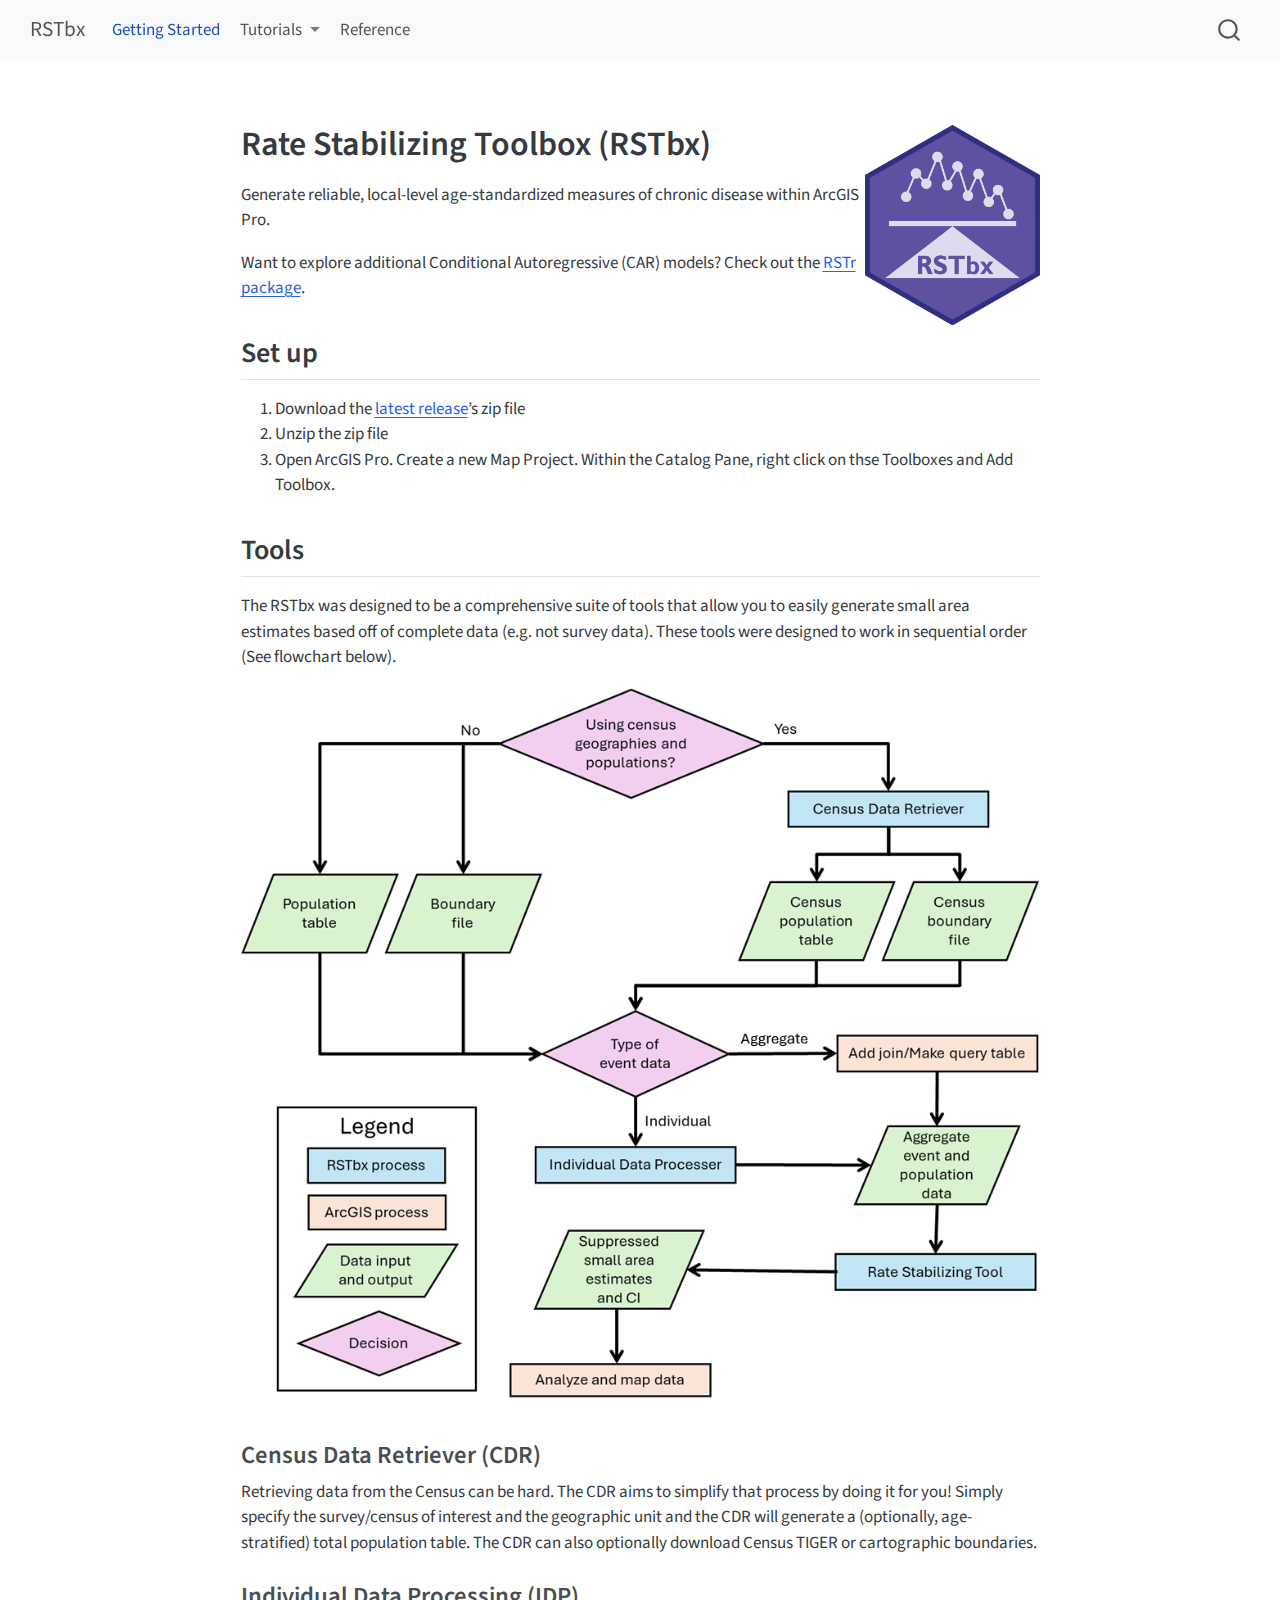
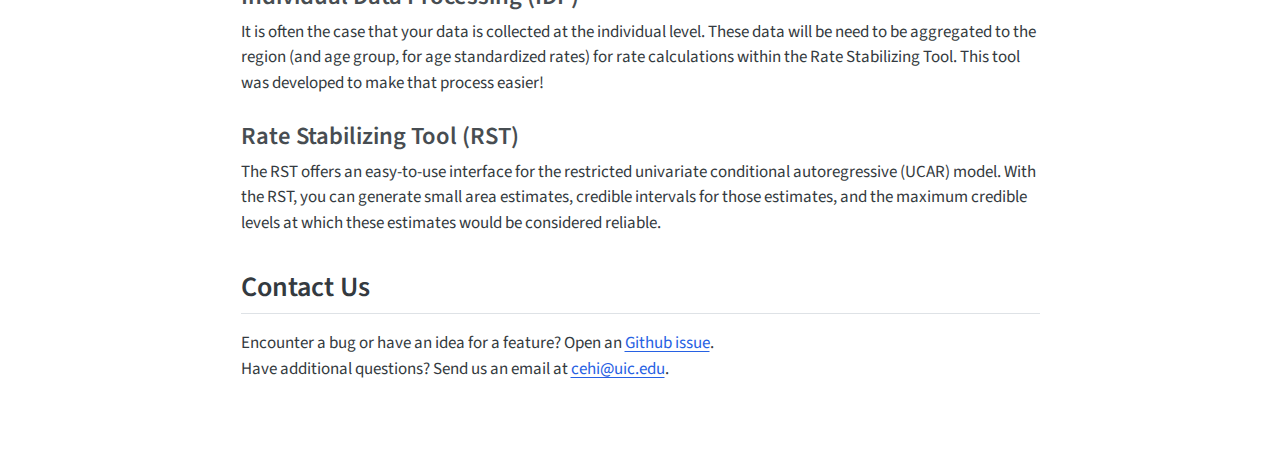
<file: index.html>
<!DOCTYPE html>
<html xmlns="http://www.w3.org/1999/xhtml" lang="en" xml:lang="en"><head>

<meta charset="utf-8">
<meta name="generator" content="quarto-1.7.32">

<meta name="viewport" content="width=device-width, initial-scale=1.0, user-scalable=yes">


<title>RSTbx</title>
<style>
code{white-space: pre-wrap;}
span.smallcaps{font-variant: small-caps;}
div.columns{display: flex; gap: min(4vw, 1.5em);}
div.column{flex: auto; overflow-x: auto;}
div.hanging-indent{margin-left: 1.5em; text-indent: -1.5em;}
ul.task-list{list-style: none;}
ul.task-list li input[type="checkbox"] {
  width: 0.8em;
  margin: 0 0.8em 0.2em -1em; /* quarto-specific, see https://github.com/quarto-dev/quarto-cli/issues/4556 */ 
  vertical-align: middle;
}
</style>


<script src="site_libs/quarto-nav/quarto-nav.js"></script>
<script src="site_libs/quarto-nav/headroom.min.js"></script>
<script src="site_libs/clipboard/clipboard.min.js"></script>
<script src="site_libs/quarto-search/autocomplete.umd.js"></script>
<script src="site_libs/quarto-search/fuse.min.js"></script>
<script src="site_libs/quarto-search/quarto-search.js"></script>
<meta name="quarto:offset" content="./">
<script src="site_libs/quarto-html/quarto.js" type="module"></script>
<script src="site_libs/quarto-html/tabsets/tabsets.js" type="module"></script>
<script src="site_libs/quarto-html/popper.min.js"></script>
<script src="site_libs/quarto-html/tippy.umd.min.js"></script>
<script src="site_libs/quarto-html/anchor.min.js"></script>
<link href="site_libs/quarto-html/tippy.css" rel="stylesheet">
<link href="site_libs/quarto-html/quarto-syntax-highlighting-37eea08aefeeee20ff55810ff984fec1.css" rel="stylesheet" id="quarto-text-highlighting-styles">
<script src="site_libs/bootstrap/bootstrap.min.js"></script>
<link href="site_libs/bootstrap/bootstrap-icons.css" rel="stylesheet">
<link href="site_libs/bootstrap/bootstrap-a986a95301e671fce2c6472dffc862a1.min.css" rel="stylesheet" append-hash="true" id="quarto-bootstrap" data-mode="light">
<script id="quarto-search-options" type="application/json">{
  "location": "navbar",
  "copy-button": false,
  "collapse-after": 3,
  "panel-placement": "end",
  "type": "overlay",
  "limit": 50,
  "keyboard-shortcut": [
    "f",
    "/",
    "s"
  ],
  "show-item-context": false,
  "language": {
    "search-no-results-text": "No results",
    "search-matching-documents-text": "matching documents",
    "search-copy-link-title": "Copy link to search",
    "search-hide-matches-text": "Hide additional matches",
    "search-more-match-text": "more match in this document",
    "search-more-matches-text": "more matches in this document",
    "search-clear-button-title": "Clear",
    "search-text-placeholder": "",
    "search-detached-cancel-button-title": "Cancel",
    "search-submit-button-title": "Submit",
    "search-label": "Search"
  }
}</script>


<link rel="stylesheet" href="styles.css">
</head>

<body class="nav-fixed fullcontent quarto-light">

<div id="quarto-search-results"></div>
  <header id="quarto-header" class="headroom fixed-top">
    <nav class="navbar navbar-expand-lg " data-bs-theme="dark">
      <div class="navbar-container container-fluid">
      <div class="navbar-brand-container mx-auto">
    <a class="navbar-brand" href="./index.html">
    <span class="navbar-title">RSTbx</span>
    </a>
  </div>
            <div id="quarto-search" class="" title="Search"></div>
          <button class="navbar-toggler" type="button" data-bs-toggle="collapse" data-bs-target="#navbarCollapse" aria-controls="navbarCollapse" role="menu" aria-expanded="false" aria-label="Toggle navigation" onclick="if (window.quartoToggleHeadroom) { window.quartoToggleHeadroom(); }">
  <span class="navbar-toggler-icon"></span>
</button>
          <div class="collapse navbar-collapse" id="navbarCollapse">
            <ul class="navbar-nav navbar-nav-scroll me-auto">
  <li class="nav-item">
    <a class="nav-link active" href="./index.html" aria-current="page"> 
<span class="menu-text">Getting Started</span></a>
  </li>  
  <li class="nav-item dropdown ">
    <a class="nav-link dropdown-toggle" href="#" id="nav-menu-tutorials" role="link" data-bs-toggle="dropdown" aria-expanded="false">
 <span class="menu-text">Tutorials</span>
    </a>
    <ul class="dropdown-menu" aria-labelledby="nav-menu-tutorials">    
        <li>
    <a class="dropdown-item" href="./tutorial/pop_data.html">
 <span class="dropdown-text">1. Acquiring Population Data</span></a>
  </li>  
        <li>
    <a class="dropdown-item" href="./tutorial/indiv_event_data.html">
 <span class="dropdown-text">2a. Preparing Individual-Level Event Data</span></a>
  </li>  
        <li>
    <a class="dropdown-item" href="./tutorial/agg_event_data.html">
 <span class="dropdown-text">2b. Preparing Aggregate Event Data</span></a>
  </li>  
        <li>
    <a class="dropdown-item" href="./tutorial/stab_rates.html">
 <span class="dropdown-text">3. Producing Stabilized Rates</span></a>
  </li>  
    </ul>
  </li>
  <li class="nav-item">
    <a class="nav-link" href="./reference/index.html"> 
<span class="menu-text">Reference</span></a>
  </li>  
</ul>
          </div> <!-- /navcollapse -->
            <div class="quarto-navbar-tools">
</div>
      </div> <!-- /container-fluid -->
    </nav>
</header>
<!-- content -->
<div id="quarto-content" class="quarto-container page-columns page-rows-contents page-layout-article page-navbar">
<!-- sidebar -->
<!-- margin-sidebar -->
    
<!-- main -->
<main class="content" id="quarto-document-content"><header id="title-block-header" class="quarto-title-block"></header>




<section id="rate-stabilizing-toolbox-rstbx" class="level1">
<h1>Rate Stabilizing Toolbox (RSTbx) <img src="photos/general/logo.png" width="175" height="200" align="right"></h1>
<p>Generate reliable, local-level age-standardized measures of chronic disease within ArcGIS Pro.</p>
<p>Want to explore additional Conditional Autoregressive (CAR) models? Check out the <a href="https://github.com/CEHI-code-repos/RSTr">RSTr package</a>.</p>
<section id="set-up" class="level2">
<h2 class="anchored" data-anchor-id="set-up">Set up</h2>
<ol type="1">
<li>Download the <a href="https://github.com/CEHI-code-repos/RateStabilizingToolbox/releases/latest">latest release</a>’s zip file</li>
<li>Unzip the zip file</li>
<li>Open ArcGIS Pro. Create a new Map Project. Within the Catalog Pane, right click on thse Toolboxes and Add Toolbox.</li>
</ol>
</section>
<section id="tools" class="level2">
<h2 class="anchored" data-anchor-id="tools">Tools</h2>
<p>The RSTbx was designed to be a comprehensive suite of tools that allow you to easily generate small area estimates based off of complete data (e.g.&nbsp;not survey data). These tools were designed to work in sequential order (See flowchart below).</p>
<div class="quarto-figure quarto-figure-center">
<figure class="figure">
<p><img src="photos/general/flowchart.png" class="img-fluid quarto-figure quarto-figure-center figure-img"></p>
</figure>
</div>
<section id="census-data-retriever-cdr" class="level3">
<h3 class="anchored" data-anchor-id="census-data-retriever-cdr">Census Data Retriever (CDR)</h3>
<p>Retrieving data from the Census can be hard. The CDR aims to simplify that process by doing it for you! Simply specify the survey/census of interest and the geographic unit and the CDR will generate a (optionally, age-stratified) total population table. The CDR can also optionally download Census TIGER or cartographic boundaries.</p>
</section>
<section id="individual-data-processing-idp" class="level3">
<h3 class="anchored" data-anchor-id="individual-data-processing-idp">Individual Data Processing (IDP)</h3>
<p>It is often the case that your data is collected at the individual level. These data will be need to be aggregated to the region (and age group, for age standardized rates) for rate calculations within the Rate Stabilizing Tool. This tool was developed to make that process easier!</p>
</section>
<section id="rate-stabilizing-tool-rst" class="level3">
<h3 class="anchored" data-anchor-id="rate-stabilizing-tool-rst">Rate Stabilizing Tool (RST)</h3>
<p>The RST offers an easy-to-use interface for the restricted univariate conditional autoregressive (UCAR) model. With the RST, you can generate small area estimates, credible intervals for those estimates, and the maximum credible levels at which these estimates would be considered reliable.</p>
</section>
</section>
<section id="contact-us" class="level2">
<h2 class="anchored" data-anchor-id="contact-us">Contact Us</h2>
<p>Encounter a bug or have an idea for a feature? Open an <a href="https://github.com/CEHI-code-repos/RateStabilizingToolbox/issues/new/choose">Github issue</a>.<br>
Have additional questions? Send us an email at <a href="mailto:cehi@uic.edu">cehi@uic.edu</a>.</p>


</section>
</section>

</main> <!-- /main -->
<script id="quarto-html-after-body" type="application/javascript">
  window.document.addEventListener("DOMContentLoaded", function (event) {
    const icon = "";
    const anchorJS = new window.AnchorJS();
    anchorJS.options = {
      placement: 'right',
      icon: icon
    };
    anchorJS.add('.anchored');
    const isCodeAnnotation = (el) => {
      for (const clz of el.classList) {
        if (clz.startsWith('code-annotation-')) {                     
          return true;
        }
      }
      return false;
    }
    const onCopySuccess = function(e) {
      // button target
      const button = e.trigger;
      // don't keep focus
      button.blur();
      // flash "checked"
      button.classList.add('code-copy-button-checked');
      var currentTitle = button.getAttribute("title");
      button.setAttribute("title", "Copied!");
      let tooltip;
      if (window.bootstrap) {
        button.setAttribute("data-bs-toggle", "tooltip");
        button.setAttribute("data-bs-placement", "left");
        button.setAttribute("data-bs-title", "Copied!");
        tooltip = new bootstrap.Tooltip(button, 
          { trigger: "manual", 
            customClass: "code-copy-button-tooltip",
            offset: [0, -8]});
        tooltip.show();    
      }
      setTimeout(function() {
        if (tooltip) {
          tooltip.hide();
          button.removeAttribute("data-bs-title");
          button.removeAttribute("data-bs-toggle");
          button.removeAttribute("data-bs-placement");
        }
        button.setAttribute("title", currentTitle);
        button.classList.remove('code-copy-button-checked');
      }, 1000);
      // clear code selection
      e.clearSelection();
    }
    const getTextToCopy = function(trigger) {
        const codeEl = trigger.previousElementSibling.cloneNode(true);
        for (const childEl of codeEl.children) {
          if (isCodeAnnotation(childEl)) {
            childEl.remove();
          }
        }
        return codeEl.innerText;
    }
    const clipboard = new window.ClipboardJS('.code-copy-button:not([data-in-quarto-modal])', {
      text: getTextToCopy
    });
    clipboard.on('success', onCopySuccess);
    if (window.document.getElementById('quarto-embedded-source-code-modal')) {
      const clipboardModal = new window.ClipboardJS('.code-copy-button[data-in-quarto-modal]', {
        text: getTextToCopy,
        container: window.document.getElementById('quarto-embedded-source-code-modal')
      });
      clipboardModal.on('success', onCopySuccess);
    }
      var localhostRegex = new RegExp(/^(?:http|https):\/\/localhost\:?[0-9]*\//);
      var mailtoRegex = new RegExp(/^mailto:/);
        var filterRegex = new RegExp("https:\/\/CEHI-code-repos\.github\.io\/RateStabilizingToolbox\/");
      var isInternal = (href) => {
          return filterRegex.test(href) || localhostRegex.test(href) || mailtoRegex.test(href);
      }
      // Inspect non-navigation links and adorn them if external
     var links = window.document.querySelectorAll('a[href]:not(.nav-link):not(.navbar-brand):not(.toc-action):not(.sidebar-link):not(.sidebar-item-toggle):not(.pagination-link):not(.no-external):not([aria-hidden]):not(.dropdown-item):not(.quarto-navigation-tool):not(.about-link)');
      for (var i=0; i<links.length; i++) {
        const link = links[i];
        if (!isInternal(link.href)) {
          // undo the damage that might have been done by quarto-nav.js in the case of
          // links that we want to consider external
          if (link.dataset.originalHref !== undefined) {
            link.href = link.dataset.originalHref;
          }
        }
      }
    function tippyHover(el, contentFn, onTriggerFn, onUntriggerFn) {
      const config = {
        allowHTML: true,
        maxWidth: 500,
        delay: 100,
        arrow: false,
        appendTo: function(el) {
            return el.parentElement;
        },
        interactive: true,
        interactiveBorder: 10,
        theme: 'quarto',
        placement: 'bottom-start',
      };
      if (contentFn) {
        config.content = contentFn;
      }
      if (onTriggerFn) {
        config.onTrigger = onTriggerFn;
      }
      if (onUntriggerFn) {
        config.onUntrigger = onUntriggerFn;
      }
      window.tippy(el, config); 
    }
    const noterefs = window.document.querySelectorAll('a[role="doc-noteref"]');
    for (var i=0; i<noterefs.length; i++) {
      const ref = noterefs[i];
      tippyHover(ref, function() {
        // use id or data attribute instead here
        let href = ref.getAttribute('data-footnote-href') || ref.getAttribute('href');
        try { href = new URL(href).hash; } catch {}
        const id = href.replace(/^#\/?/, "");
        const note = window.document.getElementById(id);
        if (note) {
          return note.innerHTML;
        } else {
          return "";
        }
      });
    }
    const xrefs = window.document.querySelectorAll('a.quarto-xref');
    const processXRef = (id, note) => {
      // Strip column container classes
      const stripColumnClz = (el) => {
        el.classList.remove("page-full", "page-columns");
        if (el.children) {
          for (const child of el.children) {
            stripColumnClz(child);
          }
        }
      }
      stripColumnClz(note)
      if (id === null || id.startsWith('sec-')) {
        // Special case sections, only their first couple elements
        const container = document.createElement("div");
        if (note.children && note.children.length > 2) {
          container.appendChild(note.children[0].cloneNode(true));
          for (let i = 1; i < note.children.length; i++) {
            const child = note.children[i];
            if (child.tagName === "P" && child.innerText === "") {
              continue;
            } else {
              container.appendChild(child.cloneNode(true));
              break;
            }
          }
          if (window.Quarto?.typesetMath) {
            window.Quarto.typesetMath(container);
          }
          return container.innerHTML
        } else {
          if (window.Quarto?.typesetMath) {
            window.Quarto.typesetMath(note);
          }
          return note.innerHTML;
        }
      } else {
        // Remove any anchor links if they are present
        const anchorLink = note.querySelector('a.anchorjs-link');
        if (anchorLink) {
          anchorLink.remove();
        }
        if (window.Quarto?.typesetMath) {
          window.Quarto.typesetMath(note);
        }
        if (note.classList.contains("callout")) {
          return note.outerHTML;
        } else {
          return note.innerHTML;
        }
      }
    }
    for (var i=0; i<xrefs.length; i++) {
      const xref = xrefs[i];
      tippyHover(xref, undefined, function(instance) {
        instance.disable();
        let url = xref.getAttribute('href');
        let hash = undefined; 
        if (url.startsWith('#')) {
          hash = url;
        } else {
          try { hash = new URL(url).hash; } catch {}
        }
        if (hash) {
          const id = hash.replace(/^#\/?/, "");
          const note = window.document.getElementById(id);
          if (note !== null) {
            try {
              const html = processXRef(id, note.cloneNode(true));
              instance.setContent(html);
            } finally {
              instance.enable();
              instance.show();
            }
          } else {
            // See if we can fetch this
            fetch(url.split('#')[0])
            .then(res => res.text())
            .then(html => {
              const parser = new DOMParser();
              const htmlDoc = parser.parseFromString(html, "text/html");
              const note = htmlDoc.getElementById(id);
              if (note !== null) {
                const html = processXRef(id, note);
                instance.setContent(html);
              } 
            }).finally(() => {
              instance.enable();
              instance.show();
            });
          }
        } else {
          // See if we can fetch a full url (with no hash to target)
          // This is a special case and we should probably do some content thinning / targeting
          fetch(url)
          .then(res => res.text())
          .then(html => {
            const parser = new DOMParser();
            const htmlDoc = parser.parseFromString(html, "text/html");
            const note = htmlDoc.querySelector('main.content');
            if (note !== null) {
              // This should only happen for chapter cross references
              // (since there is no id in the URL)
              // remove the first header
              if (note.children.length > 0 && note.children[0].tagName === "HEADER") {
                note.children[0].remove();
              }
              const html = processXRef(null, note);
              instance.setContent(html);
            } 
          }).finally(() => {
            instance.enable();
            instance.show();
          });
        }
      }, function(instance) {
      });
    }
        let selectedAnnoteEl;
        const selectorForAnnotation = ( cell, annotation) => {
          let cellAttr = 'data-code-cell="' + cell + '"';
          let lineAttr = 'data-code-annotation="' +  annotation + '"';
          const selector = 'span[' + cellAttr + '][' + lineAttr + ']';
          return selector;
        }
        const selectCodeLines = (annoteEl) => {
          const doc = window.document;
          const targetCell = annoteEl.getAttribute("data-target-cell");
          const targetAnnotation = annoteEl.getAttribute("data-target-annotation");
          const annoteSpan = window.document.querySelector(selectorForAnnotation(targetCell, targetAnnotation));
          const lines = annoteSpan.getAttribute("data-code-lines").split(",");
          const lineIds = lines.map((line) => {
            return targetCell + "-" + line;
          })
          let top = null;
          let height = null;
          let parent = null;
          if (lineIds.length > 0) {
              //compute the position of the single el (top and bottom and make a div)
              const el = window.document.getElementById(lineIds[0]);
              top = el.offsetTop;
              height = el.offsetHeight;
              parent = el.parentElement.parentElement;
            if (lineIds.length > 1) {
              const lastEl = window.document.getElementById(lineIds[lineIds.length - 1]);
              const bottom = lastEl.offsetTop + lastEl.offsetHeight;
              height = bottom - top;
            }
            if (top !== null && height !== null && parent !== null) {
              // cook up a div (if necessary) and position it 
              let div = window.document.getElementById("code-annotation-line-highlight");
              if (div === null) {
                div = window.document.createElement("div");
                div.setAttribute("id", "code-annotation-line-highlight");
                div.style.position = 'absolute';
                parent.appendChild(div);
              }
              div.style.top = top - 2 + "px";
              div.style.height = height + 4 + "px";
              div.style.left = 0;
              let gutterDiv = window.document.getElementById("code-annotation-line-highlight-gutter");
              if (gutterDiv === null) {
                gutterDiv = window.document.createElement("div");
                gutterDiv.setAttribute("id", "code-annotation-line-highlight-gutter");
                gutterDiv.style.position = 'absolute';
                const codeCell = window.document.getElementById(targetCell);
                const gutter = codeCell.querySelector('.code-annotation-gutter');
                gutter.appendChild(gutterDiv);
              }
              gutterDiv.style.top = top - 2 + "px";
              gutterDiv.style.height = height + 4 + "px";
            }
            selectedAnnoteEl = annoteEl;
          }
        };
        const unselectCodeLines = () => {
          const elementsIds = ["code-annotation-line-highlight", "code-annotation-line-highlight-gutter"];
          elementsIds.forEach((elId) => {
            const div = window.document.getElementById(elId);
            if (div) {
              div.remove();
            }
          });
          selectedAnnoteEl = undefined;
        };
          // Handle positioning of the toggle
      window.addEventListener(
        "resize",
        throttle(() => {
          elRect = undefined;
          if (selectedAnnoteEl) {
            selectCodeLines(selectedAnnoteEl);
          }
        }, 10)
      );
      function throttle(fn, ms) {
      let throttle = false;
      let timer;
        return (...args) => {
          if(!throttle) { // first call gets through
              fn.apply(this, args);
              throttle = true;
          } else { // all the others get throttled
              if(timer) clearTimeout(timer); // cancel #2
              timer = setTimeout(() => {
                fn.apply(this, args);
                timer = throttle = false;
              }, ms);
          }
        };
      }
        // Attach click handler to the DT
        const annoteDls = window.document.querySelectorAll('dt[data-target-cell]');
        for (const annoteDlNode of annoteDls) {
          annoteDlNode.addEventListener('click', (event) => {
            const clickedEl = event.target;
            if (clickedEl !== selectedAnnoteEl) {
              unselectCodeLines();
              const activeEl = window.document.querySelector('dt[data-target-cell].code-annotation-active');
              if (activeEl) {
                activeEl.classList.remove('code-annotation-active');
              }
              selectCodeLines(clickedEl);
              clickedEl.classList.add('code-annotation-active');
            } else {
              // Unselect the line
              unselectCodeLines();
              clickedEl.classList.remove('code-annotation-active');
            }
          });
        }
    const findCites = (el) => {
      const parentEl = el.parentElement;
      if (parentEl) {
        const cites = parentEl.dataset.cites;
        if (cites) {
          return {
            el,
            cites: cites.split(' ')
          };
        } else {
          return findCites(el.parentElement)
        }
      } else {
        return undefined;
      }
    };
    var bibliorefs = window.document.querySelectorAll('a[role="doc-biblioref"]');
    for (var i=0; i<bibliorefs.length; i++) {
      const ref = bibliorefs[i];
      const citeInfo = findCites(ref);
      if (citeInfo) {
        tippyHover(citeInfo.el, function() {
          var popup = window.document.createElement('div');
          citeInfo.cites.forEach(function(cite) {
            var citeDiv = window.document.createElement('div');
            citeDiv.classList.add('hanging-indent');
            citeDiv.classList.add('csl-entry');
            var biblioDiv = window.document.getElementById('ref-' + cite);
            if (biblioDiv) {
              citeDiv.innerHTML = biblioDiv.innerHTML;
            }
            popup.appendChild(citeDiv);
          });
          return popup.innerHTML;
        });
      }
    }
  });
  </script>
</div> <!-- /content -->




</body></html>
</file>
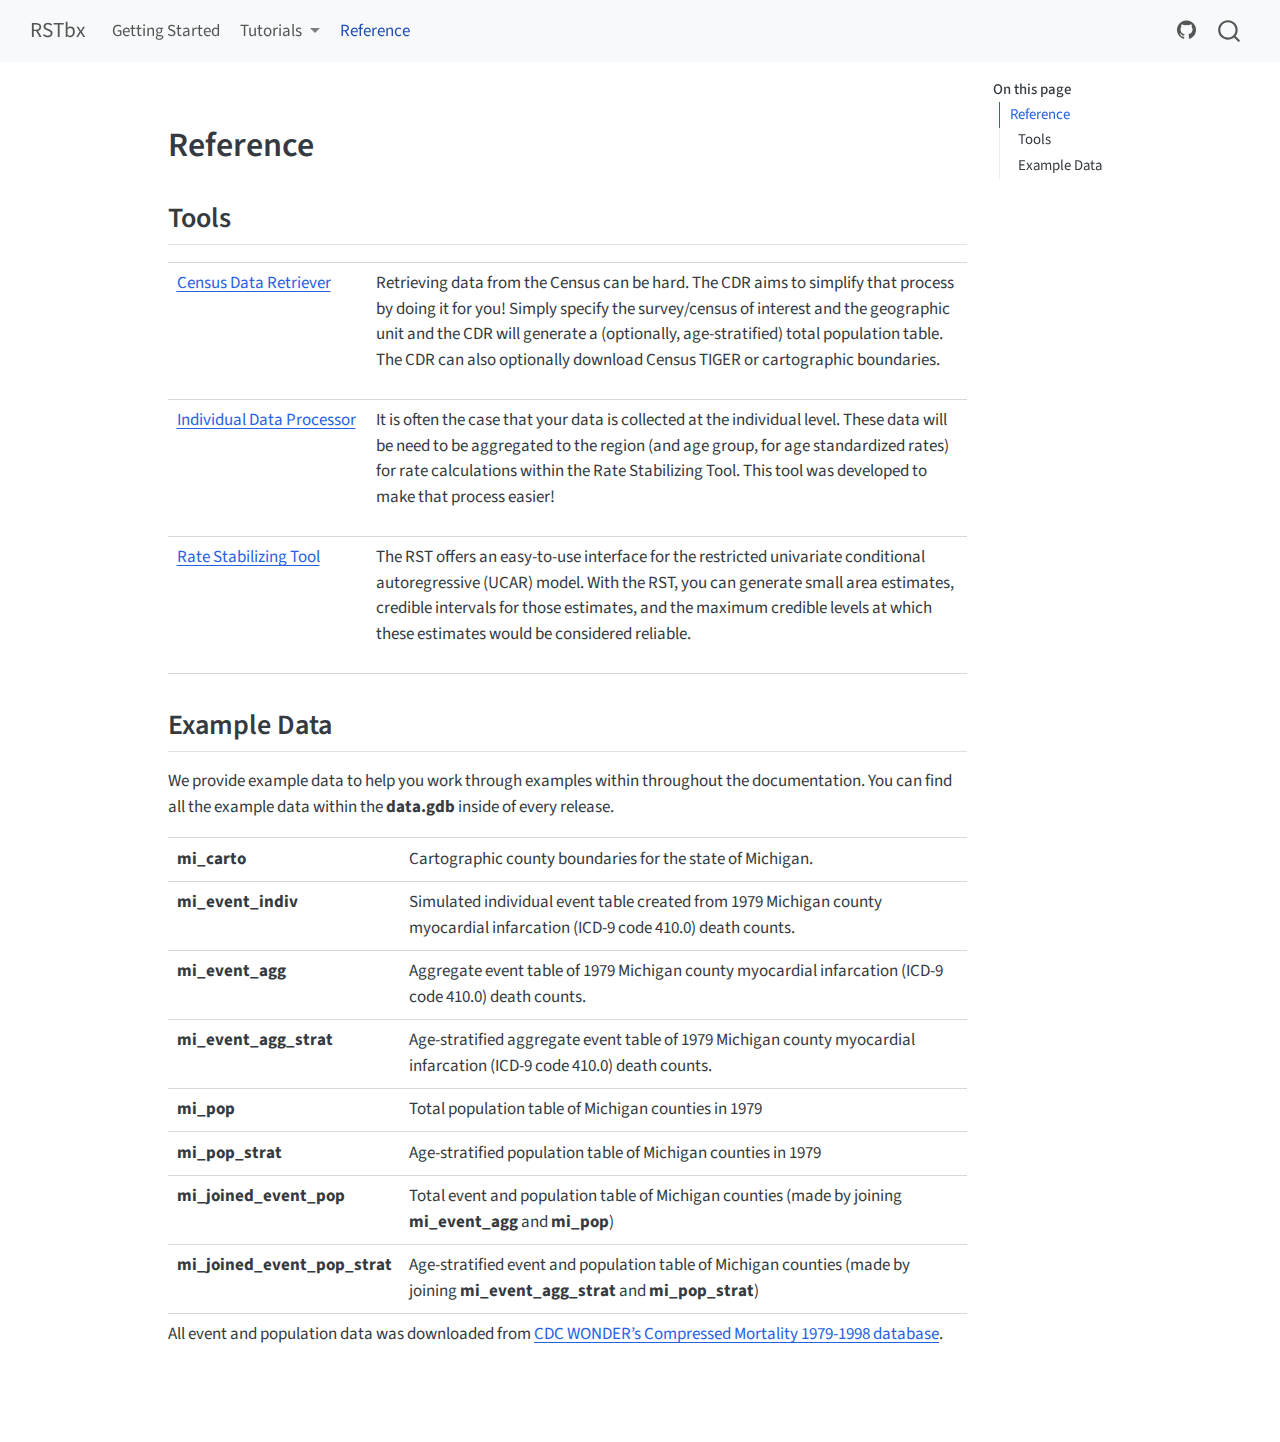
<file: reference/index.html>
<!DOCTYPE html>
<html xmlns="http://www.w3.org/1999/xhtml" lang="en" xml:lang="en"><head>

<meta charset="utf-8">
<meta name="generator" content="quarto-1.7.33">

<meta name="viewport" content="width=device-width, initial-scale=1.0, user-scalable=yes">


<title>index – RSTbx</title>
<style>
code{white-space: pre-wrap;}
span.smallcaps{font-variant: small-caps;}
div.columns{display: flex; gap: min(4vw, 1.5em);}
div.column{flex: auto; overflow-x: auto;}
div.hanging-indent{margin-left: 1.5em; text-indent: -1.5em;}
ul.task-list{list-style: none;}
ul.task-list li input[type="checkbox"] {
  width: 0.8em;
  margin: 0 0.8em 0.2em -1em; /* quarto-specific, see https://github.com/quarto-dev/quarto-cli/issues/4556 */ 
  vertical-align: middle;
}
</style>


<script src="../site_libs/quarto-nav/quarto-nav.js"></script>
<script src="../site_libs/quarto-nav/headroom.min.js"></script>
<script src="../site_libs/clipboard/clipboard.min.js"></script>
<script src="../site_libs/quarto-search/autocomplete.umd.js"></script>
<script src="../site_libs/quarto-search/fuse.min.js"></script>
<script src="../site_libs/quarto-search/quarto-search.js"></script>
<meta name="quarto:offset" content="../">
<script src="../site_libs/quarto-html/quarto.js" type="module"></script>
<script src="../site_libs/quarto-html/tabsets/tabsets.js" type="module"></script>
<script src="../site_libs/quarto-html/popper.min.js"></script>
<script src="../site_libs/quarto-html/tippy.umd.min.js"></script>
<script src="../site_libs/quarto-html/anchor.min.js"></script>
<link href="../site_libs/quarto-html/tippy.css" rel="stylesheet">
<link href="../site_libs/quarto-html/quarto-syntax-highlighting-ea385d0e468b0dd5ea5bf0780b1290d9.css" rel="stylesheet" id="quarto-text-highlighting-styles">
<script src="../site_libs/bootstrap/bootstrap.min.js"></script>
<link href="../site_libs/bootstrap/bootstrap-icons.css" rel="stylesheet">
<link href="../site_libs/bootstrap/bootstrap-4df3b0c4fafa0f66eafcead0ee6cff11.min.css" rel="stylesheet" append-hash="true" id="quarto-bootstrap" data-mode="light">
<script id="quarto-search-options" type="application/json">{
  "location": "navbar",
  "copy-button": false,
  "collapse-after": 3,
  "panel-placement": "end",
  "type": "overlay",
  "limit": 50,
  "keyboard-shortcut": [
    "f",
    "/",
    "s"
  ],
  "show-item-context": false,
  "language": {
    "search-no-results-text": "No results",
    "search-matching-documents-text": "matching documents",
    "search-copy-link-title": "Copy link to search",
    "search-hide-matches-text": "Hide additional matches",
    "search-more-match-text": "more match in this document",
    "search-more-matches-text": "more matches in this document",
    "search-clear-button-title": "Clear",
    "search-text-placeholder": "",
    "search-detached-cancel-button-title": "Cancel",
    "search-submit-button-title": "Submit",
    "search-label": "Search"
  }
}</script>


</head>

<body class="nav-fixed quarto-light">

<div id="quarto-search-results"></div>
  <header id="quarto-header" class="headroom fixed-top">
    <nav class="navbar navbar-expand-lg " data-bs-theme="dark">
      <div class="navbar-container container-fluid">
      <div class="navbar-brand-container mx-auto">
    <a class="navbar-brand" href="../index.html">
    <span class="navbar-title">RSTbx</span>
    </a>
  </div>
            <div id="quarto-search" class="" title="Search"></div>
          <button class="navbar-toggler" type="button" data-bs-toggle="collapse" data-bs-target="#navbarCollapse" aria-controls="navbarCollapse" role="menu" aria-expanded="false" aria-label="Toggle navigation" onclick="if (window.quartoToggleHeadroom) { window.quartoToggleHeadroom(); }">
  <span class="navbar-toggler-icon"></span>
</button>
          <div class="collapse navbar-collapse" id="navbarCollapse">
            <ul class="navbar-nav navbar-nav-scroll me-auto">
  <li class="nav-item">
    <a class="nav-link" href="../index.html"> 
<span class="menu-text">Getting Started</span></a>
  </li>  
  <li class="nav-item dropdown ">
    <a class="nav-link dropdown-toggle" href="#" id="nav-menu-tutorials" role="link" data-bs-toggle="dropdown" aria-expanded="false">
 <span class="menu-text">Tutorials</span>
    </a>
    <ul class="dropdown-menu" aria-labelledby="nav-menu-tutorials">    
        <li>
    <a class="dropdown-item" href="../tutorial/1_pop_data.html">
 <span class="dropdown-text">1. Acquiring Population Data</span></a>
  </li>  
        <li>
    <a class="dropdown-item" href="../tutorial/2a_indiv_event_data.html">
 <span class="dropdown-text">2a. Preparing Individual-Level Event Data</span></a>
  </li>  
        <li>
    <a class="dropdown-item" href="../tutorial/2b_agg_event_data.html">
 <span class="dropdown-text">2b. Preparing Aggregate Event Data</span></a>
  </li>  
        <li>
    <a class="dropdown-item" href="../tutorial/3_stab_rates.html">
 <span class="dropdown-text">3. Producing Stabilized Rates</span></a>
  </li>  
    </ul>
  </li>
  <li class="nav-item">
    <a class="nav-link active" href="../reference/index.html" aria-current="page"> 
<span class="menu-text">Reference</span></a>
  </li>  
</ul>
            <ul class="navbar-nav navbar-nav-scroll ms-auto">
  <li class="nav-item compact">
    <a class="nav-link" href="https://github.com/CEHI-code-repos/RateStabilizingToolbox"> <i class="bi bi-github" role="img">
</i> 
<span class="menu-text"></span></a>
  </li>  
</ul>
          </div> <!-- /navcollapse -->
            <div class="quarto-navbar-tools">
</div>
      </div> <!-- /container-fluid -->
    </nav>
</header>
<!-- content -->
<div id="quarto-content" class="quarto-container page-columns page-rows-contents page-layout-article page-navbar">
<!-- sidebar -->
<!-- margin-sidebar -->
    <div id="quarto-margin-sidebar" class="sidebar margin-sidebar">
        <nav id="TOC" role="doc-toc" class="toc-active">
    <h2 id="toc-title">On this page</h2>
   
  <ul>
  <li><a href="#reference" id="toc-reference" class="nav-link active" data-scroll-target="#reference">Reference</a>
  <ul class="collapse">
  <li><a href="#tools" id="toc-tools" class="nav-link" data-scroll-target="#tools">Tools</a></li>
  <li><a href="#example-data" id="toc-example-data" class="nav-link" data-scroll-target="#example-data">Example Data</a></li>
  </ul></li>
  </ul>
</nav>
    </div>
<!-- main -->
<main class="content" id="quarto-document-content"><header id="title-block-header" class="quarto-title-block"></header>




<section id="reference" class="level1">
<h1>Reference</h1>
<section id="tools" class="level2 doc doc-index">
<h2 class="doc doc-index anchored" data-anchor-id="tools">Tools</h2>
<table class="caption-top table">
<colgroup>
<col style="width: 25%">
<col style="width: 75%">
</colgroup>
<tbody>
<tr class="odd">
<td><a href="../reference/CDR.html">Census Data Retriever</a></td>
<td><p>Retrieving data from the Census can be hard. The CDR aims to simplify that process by doing it for you! Simply specify the survey/census of interest and the geographic unit and the CDR will generate a (optionally, age-stratified) total population table. The CDR can also optionally download Census TIGER or cartographic boundaries.</p></td>
</tr>
<tr class="even">
<td><a href="../reference/IDP.html">Individual Data Processor</a></td>
<td><p>It is often the case that your data is collected at the individual level. These data will be need to be aggregated to the region (and age group, for age standardized rates) for rate calculations within the Rate Stabilizing Tool. This tool was developed to make that process easier!</p></td>
</tr>
<tr class="odd">
<td><a href="../reference/RST.html">Rate Stabilizing Tool</a></td>
<td><p>The RST offers an easy-to-use interface for the restricted univariate conditional autoregressive (UCAR) model. With the RST, you can generate small area estimates, credible intervals for those estimates, and the maximum credible levels at which these estimates would be considered reliable.</p></td>
</tr>
</tbody>
</table>
</section>
<section id="example-data" class="level2 doc doc-index">
<h2 class="doc doc-index anchored" data-anchor-id="example-data">Example Data</h2>
<p>We provide example data to help you work through examples within throughout the documentation. You can find all the example data within the <strong>data.gdb</strong> inside of every release.</p>
<table class="caption-top table">
<colgroup>
<col style="width: 25%">
<col style="width: 75%">
</colgroup>
<tbody>
<tr class="odd">
<td><strong>mi_carto</strong></td>
<td>Cartographic county boundaries for the state of Michigan.</td>
</tr>
<tr class="even">
<td><strong>mi_event_indiv</strong></td>
<td>Simulated individual event table created from 1979 Michigan county myocardial infarcation (ICD-9 code 410.0) death counts.</td>
</tr>
<tr class="odd">
<td><strong>mi_event_agg</strong></td>
<td>Aggregate event table of 1979 Michigan county myocardial infarcation (ICD-9 code 410.0) death counts.</td>
</tr>
<tr class="even">
<td><strong>mi_event_agg_strat</strong></td>
<td>Age-stratified aggregate event table of 1979 Michigan county myocardial infarcation (ICD-9 code 410.0) death counts.</td>
</tr>
<tr class="odd">
<td><strong>mi_pop</strong></td>
<td>Total population table of Michigan counties in 1979</td>
</tr>
<tr class="even">
<td><strong>mi_pop_strat</strong></td>
<td>Age-stratified population table of Michigan counties in 1979</td>
</tr>
<tr class="odd">
<td><strong>mi_joined_event_pop</strong></td>
<td>Total event and population table of Michigan counties (made by joining <strong>mi_event_agg</strong> and <strong>mi_pop</strong>)</td>
</tr>
<tr class="even">
<td><strong>mi_joined_event_pop_strat</strong></td>
<td>Age-stratified event and population table of Michigan counties (made by joining <strong>mi_event_agg_strat</strong> and <strong>mi_pop_strat</strong>)</td>
</tr>
</tbody>
</table>
<p>All event and population data was downloaded from <a href="https://wonder.cdc.gov/cmf-icd9.html">CDC WONDER’s Compressed Mortality 1979-1998 database</a>.</p>


</section>
</section>

</main> <!-- /main -->
<script id="quarto-html-after-body" type="application/javascript">
  window.document.addEventListener("DOMContentLoaded", function (event) {
    const icon = "";
    const anchorJS = new window.AnchorJS();
    anchorJS.options = {
      placement: 'right',
      icon: icon
    };
    anchorJS.add('.anchored');
    const isCodeAnnotation = (el) => {
      for (const clz of el.classList) {
        if (clz.startsWith('code-annotation-')) {                     
          return true;
        }
      }
      return false;
    }
    const onCopySuccess = function(e) {
      // button target
      const button = e.trigger;
      // don't keep focus
      button.blur();
      // flash "checked"
      button.classList.add('code-copy-button-checked');
      var currentTitle = button.getAttribute("title");
      button.setAttribute("title", "Copied!");
      let tooltip;
      if (window.bootstrap) {
        button.setAttribute("data-bs-toggle", "tooltip");
        button.setAttribute("data-bs-placement", "left");
        button.setAttribute("data-bs-title", "Copied!");
        tooltip = new bootstrap.Tooltip(button, 
          { trigger: "manual", 
            customClass: "code-copy-button-tooltip",
            offset: [0, -8]});
        tooltip.show();    
      }
      setTimeout(function() {
        if (tooltip) {
          tooltip.hide();
          button.removeAttribute("data-bs-title");
          button.removeAttribute("data-bs-toggle");
          button.removeAttribute("data-bs-placement");
        }
        button.setAttribute("title", currentTitle);
        button.classList.remove('code-copy-button-checked');
      }, 1000);
      // clear code selection
      e.clearSelection();
    }
    const getTextToCopy = function(trigger) {
        const codeEl = trigger.previousElementSibling.cloneNode(true);
        for (const childEl of codeEl.children) {
          if (isCodeAnnotation(childEl)) {
            childEl.remove();
          }
        }
        return codeEl.innerText;
    }
    const clipboard = new window.ClipboardJS('.code-copy-button:not([data-in-quarto-modal])', {
      text: getTextToCopy
    });
    clipboard.on('success', onCopySuccess);
    if (window.document.getElementById('quarto-embedded-source-code-modal')) {
      const clipboardModal = new window.ClipboardJS('.code-copy-button[data-in-quarto-modal]', {
        text: getTextToCopy,
        container: window.document.getElementById('quarto-embedded-source-code-modal')
      });
      clipboardModal.on('success', onCopySuccess);
    }
      var localhostRegex = new RegExp(/^(?:http|https):\/\/localhost\:?[0-9]*\//);
      var mailtoRegex = new RegExp(/^mailto:/);
        var filterRegex = new RegExp("https:\/\/CEHI-code-repos\.github\.io\/RateStabilizingToolbox\/");
      var isInternal = (href) => {
          return filterRegex.test(href) || localhostRegex.test(href) || mailtoRegex.test(href);
      }
      // Inspect non-navigation links and adorn them if external
     var links = window.document.querySelectorAll('a[href]:not(.nav-link):not(.navbar-brand):not(.toc-action):not(.sidebar-link):not(.sidebar-item-toggle):not(.pagination-link):not(.no-external):not([aria-hidden]):not(.dropdown-item):not(.quarto-navigation-tool):not(.about-link)');
      for (var i=0; i<links.length; i++) {
        const link = links[i];
        if (!isInternal(link.href)) {
          // undo the damage that might have been done by quarto-nav.js in the case of
          // links that we want to consider external
          if (link.dataset.originalHref !== undefined) {
            link.href = link.dataset.originalHref;
          }
        }
      }
    function tippyHover(el, contentFn, onTriggerFn, onUntriggerFn) {
      const config = {
        allowHTML: true,
        maxWidth: 500,
        delay: 100,
        arrow: false,
        appendTo: function(el) {
            return el.parentElement;
        },
        interactive: true,
        interactiveBorder: 10,
        theme: 'quarto',
        placement: 'bottom-start',
      };
      if (contentFn) {
        config.content = contentFn;
      }
      if (onTriggerFn) {
        config.onTrigger = onTriggerFn;
      }
      if (onUntriggerFn) {
        config.onUntrigger = onUntriggerFn;
      }
      window.tippy(el, config); 
    }
    const noterefs = window.document.querySelectorAll('a[role="doc-noteref"]');
    for (var i=0; i<noterefs.length; i++) {
      const ref = noterefs[i];
      tippyHover(ref, function() {
        // use id or data attribute instead here
        let href = ref.getAttribute('data-footnote-href') || ref.getAttribute('href');
        try { href = new URL(href).hash; } catch {}
        const id = href.replace(/^#\/?/, "");
        const note = window.document.getElementById(id);
        if (note) {
          return note.innerHTML;
        } else {
          return "";
        }
      });
    }
    const xrefs = window.document.querySelectorAll('a.quarto-xref');
    const processXRef = (id, note) => {
      // Strip column container classes
      const stripColumnClz = (el) => {
        el.classList.remove("page-full", "page-columns");
        if (el.children) {
          for (const child of el.children) {
            stripColumnClz(child);
          }
        }
      }
      stripColumnClz(note)
      if (id === null || id.startsWith('sec-')) {
        // Special case sections, only their first couple elements
        const container = document.createElement("div");
        if (note.children && note.children.length > 2) {
          container.appendChild(note.children[0].cloneNode(true));
          for (let i = 1; i < note.children.length; i++) {
            const child = note.children[i];
            if (child.tagName === "P" && child.innerText === "") {
              continue;
            } else {
              container.appendChild(child.cloneNode(true));
              break;
            }
          }
          if (window.Quarto?.typesetMath) {
            window.Quarto.typesetMath(container);
          }
          return container.innerHTML
        } else {
          if (window.Quarto?.typesetMath) {
            window.Quarto.typesetMath(note);
          }
          return note.innerHTML;
        }
      } else {
        // Remove any anchor links if they are present
        const anchorLink = note.querySelector('a.anchorjs-link');
        if (anchorLink) {
          anchorLink.remove();
        }
        if (window.Quarto?.typesetMath) {
          window.Quarto.typesetMath(note);
        }
        if (note.classList.contains("callout")) {
          return note.outerHTML;
        } else {
          return note.innerHTML;
        }
      }
    }
    for (var i=0; i<xrefs.length; i++) {
      const xref = xrefs[i];
      tippyHover(xref, undefined, function(instance) {
        instance.disable();
        let url = xref.getAttribute('href');
        let hash = undefined; 
        if (url.startsWith('#')) {
          hash = url;
        } else {
          try { hash = new URL(url).hash; } catch {}
        }
        if (hash) {
          const id = hash.replace(/^#\/?/, "");
          const note = window.document.getElementById(id);
          if (note !== null) {
            try {
              const html = processXRef(id, note.cloneNode(true));
              instance.setContent(html);
            } finally {
              instance.enable();
              instance.show();
            }
          } else {
            // See if we can fetch this
            fetch(url.split('#')[0])
            .then(res => res.text())
            .then(html => {
              const parser = new DOMParser();
              const htmlDoc = parser.parseFromString(html, "text/html");
              const note = htmlDoc.getElementById(id);
              if (note !== null) {
                const html = processXRef(id, note);
                instance.setContent(html);
              } 
            }).finally(() => {
              instance.enable();
              instance.show();
            });
          }
        } else {
          // See if we can fetch a full url (with no hash to target)
          // This is a special case and we should probably do some content thinning / targeting
          fetch(url)
          .then(res => res.text())
          .then(html => {
            const parser = new DOMParser();
            const htmlDoc = parser.parseFromString(html, "text/html");
            const note = htmlDoc.querySelector('main.content');
            if (note !== null) {
              // This should only happen for chapter cross references
              // (since there is no id in the URL)
              // remove the first header
              if (note.children.length > 0 && note.children[0].tagName === "HEADER") {
                note.children[0].remove();
              }
              const html = processXRef(null, note);
              instance.setContent(html);
            } 
          }).finally(() => {
            instance.enable();
            instance.show();
          });
        }
      }, function(instance) {
      });
    }
        let selectedAnnoteEl;
        const selectorForAnnotation = ( cell, annotation) => {
          let cellAttr = 'data-code-cell="' + cell + '"';
          let lineAttr = 'data-code-annotation="' +  annotation + '"';
          const selector = 'span[' + cellAttr + '][' + lineAttr + ']';
          return selector;
        }
        const selectCodeLines = (annoteEl) => {
          const doc = window.document;
          const targetCell = annoteEl.getAttribute("data-target-cell");
          const targetAnnotation = annoteEl.getAttribute("data-target-annotation");
          const annoteSpan = window.document.querySelector(selectorForAnnotation(targetCell, targetAnnotation));
          const lines = annoteSpan.getAttribute("data-code-lines").split(",");
          const lineIds = lines.map((line) => {
            return targetCell + "-" + line;
          })
          let top = null;
          let height = null;
          let parent = null;
          if (lineIds.length > 0) {
              //compute the position of the single el (top and bottom and make a div)
              const el = window.document.getElementById(lineIds[0]);
              top = el.offsetTop;
              height = el.offsetHeight;
              parent = el.parentElement.parentElement;
            if (lineIds.length > 1) {
              const lastEl = window.document.getElementById(lineIds[lineIds.length - 1]);
              const bottom = lastEl.offsetTop + lastEl.offsetHeight;
              height = bottom - top;
            }
            if (top !== null && height !== null && parent !== null) {
              // cook up a div (if necessary) and position it 
              let div = window.document.getElementById("code-annotation-line-highlight");
              if (div === null) {
                div = window.document.createElement("div");
                div.setAttribute("id", "code-annotation-line-highlight");
                div.style.position = 'absolute';
                parent.appendChild(div);
              }
              div.style.top = top - 2 + "px";
              div.style.height = height + 4 + "px";
              div.style.left = 0;
              let gutterDiv = window.document.getElementById("code-annotation-line-highlight-gutter");
              if (gutterDiv === null) {
                gutterDiv = window.document.createElement("div");
                gutterDiv.setAttribute("id", "code-annotation-line-highlight-gutter");
                gutterDiv.style.position = 'absolute';
                const codeCell = window.document.getElementById(targetCell);
                const gutter = codeCell.querySelector('.code-annotation-gutter');
                gutter.appendChild(gutterDiv);
              }
              gutterDiv.style.top = top - 2 + "px";
              gutterDiv.style.height = height + 4 + "px";
            }
            selectedAnnoteEl = annoteEl;
          }
        };
        const unselectCodeLines = () => {
          const elementsIds = ["code-annotation-line-highlight", "code-annotation-line-highlight-gutter"];
          elementsIds.forEach((elId) => {
            const div = window.document.getElementById(elId);
            if (div) {
              div.remove();
            }
          });
          selectedAnnoteEl = undefined;
        };
          // Handle positioning of the toggle
      window.addEventListener(
        "resize",
        throttle(() => {
          elRect = undefined;
          if (selectedAnnoteEl) {
            selectCodeLines(selectedAnnoteEl);
          }
        }, 10)
      );
      function throttle(fn, ms) {
      let throttle = false;
      let timer;
        return (...args) => {
          if(!throttle) { // first call gets through
              fn.apply(this, args);
              throttle = true;
          } else { // all the others get throttled
              if(timer) clearTimeout(timer); // cancel #2
              timer = setTimeout(() => {
                fn.apply(this, args);
                timer = throttle = false;
              }, ms);
          }
        };
      }
        // Attach click handler to the DT
        const annoteDls = window.document.querySelectorAll('dt[data-target-cell]');
        for (const annoteDlNode of annoteDls) {
          annoteDlNode.addEventListener('click', (event) => {
            const clickedEl = event.target;
            if (clickedEl !== selectedAnnoteEl) {
              unselectCodeLines();
              const activeEl = window.document.querySelector('dt[data-target-cell].code-annotation-active');
              if (activeEl) {
                activeEl.classList.remove('code-annotation-active');
              }
              selectCodeLines(clickedEl);
              clickedEl.classList.add('code-annotation-active');
            } else {
              // Unselect the line
              unselectCodeLines();
              clickedEl.classList.remove('code-annotation-active');
            }
          });
        }
    const findCites = (el) => {
      const parentEl = el.parentElement;
      if (parentEl) {
        const cites = parentEl.dataset.cites;
        if (cites) {
          return {
            el,
            cites: cites.split(' ')
          };
        } else {
          return findCites(el.parentElement)
        }
      } else {
        return undefined;
      }
    };
    var bibliorefs = window.document.querySelectorAll('a[role="doc-biblioref"]');
    for (var i=0; i<bibliorefs.length; i++) {
      const ref = bibliorefs[i];
      const citeInfo = findCites(ref);
      if (citeInfo) {
        tippyHover(citeInfo.el, function() {
          var popup = window.document.createElement('div');
          citeInfo.cites.forEach(function(cite) {
            var citeDiv = window.document.createElement('div');
            citeDiv.classList.add('hanging-indent');
            citeDiv.classList.add('csl-entry');
            var biblioDiv = window.document.getElementById('ref-' + cite);
            if (biblioDiv) {
              citeDiv.innerHTML = biblioDiv.innerHTML;
            }
            popup.appendChild(citeDiv);
          });
          return popup.innerHTML;
        });
      }
    }
  });
  </script>
</div> <!-- /content -->




</body></html>
</file>
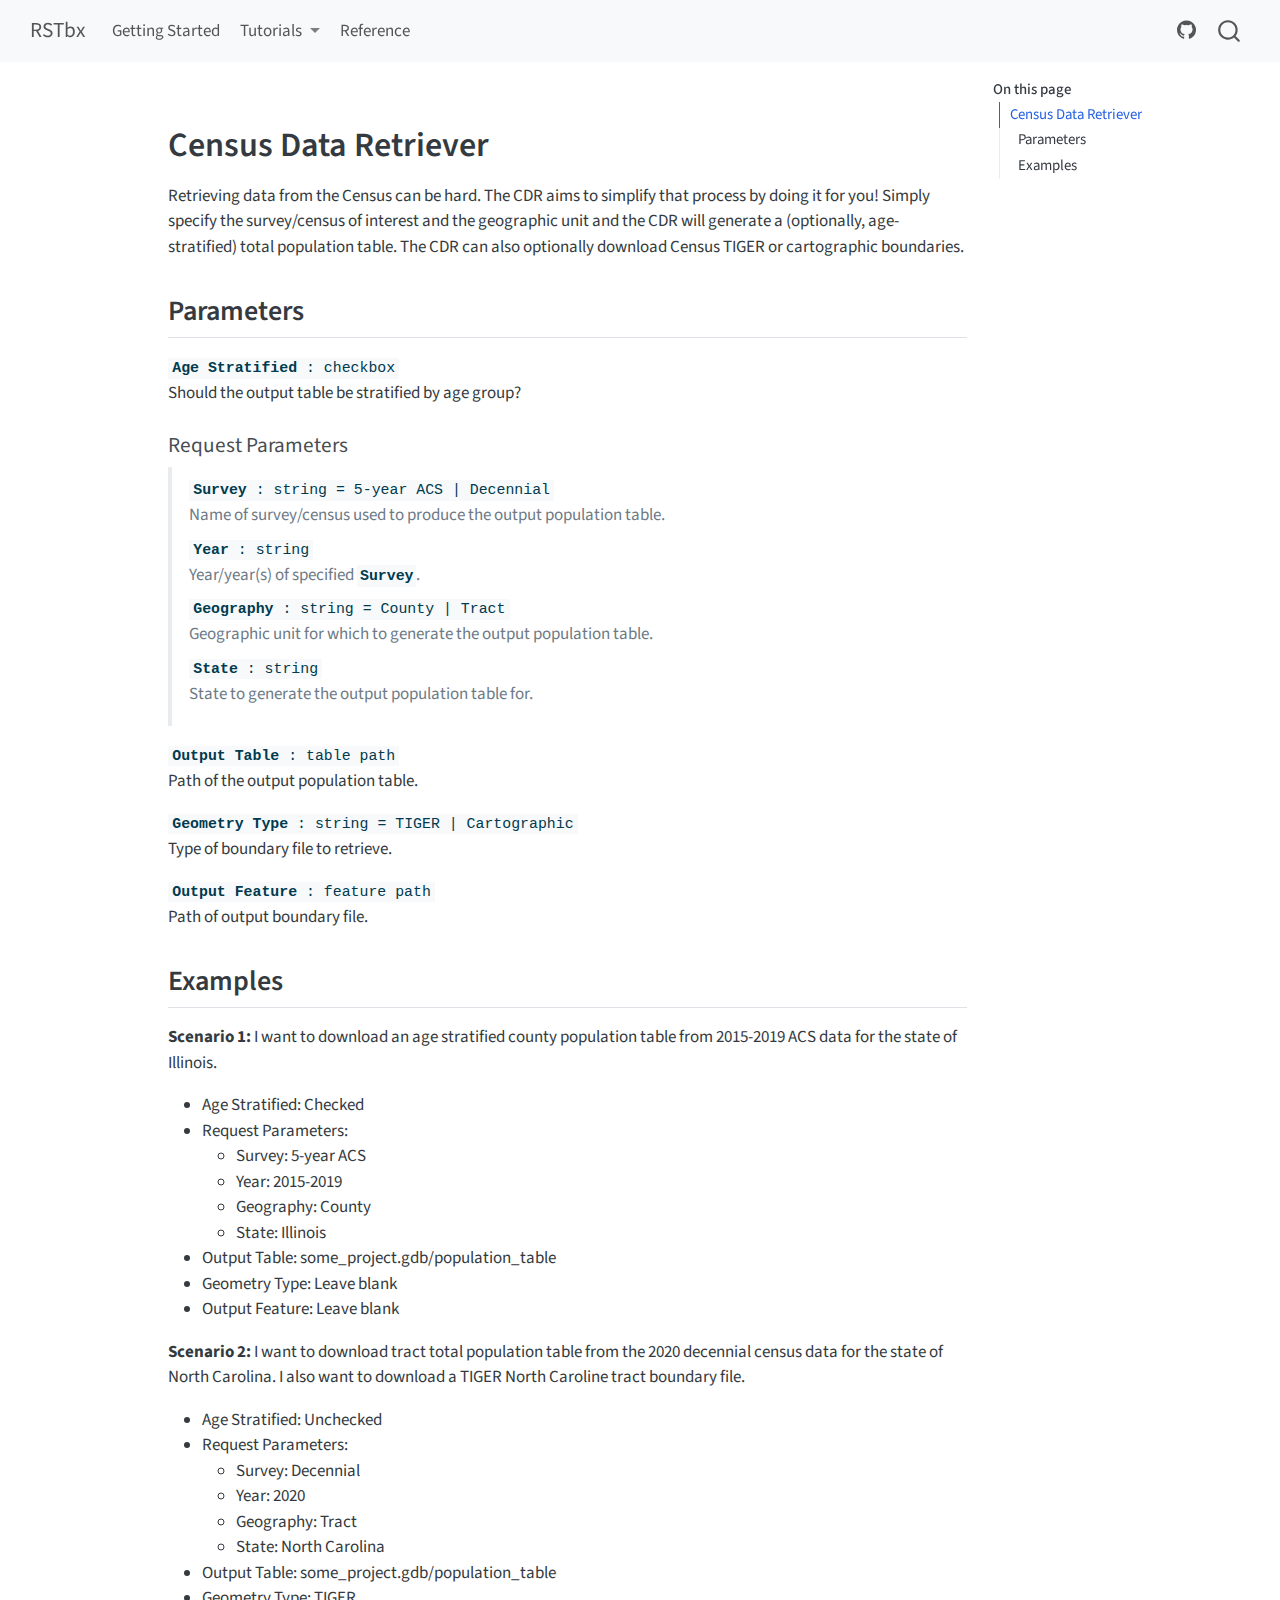
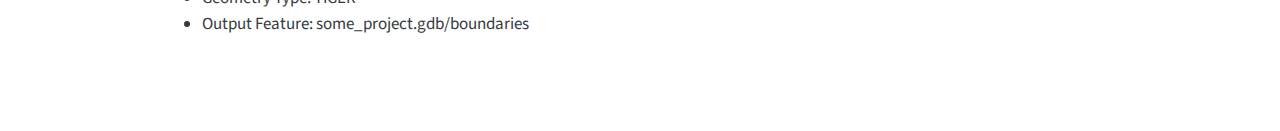
<file: reference/CDR.html>
<!DOCTYPE html>
<html xmlns="http://www.w3.org/1999/xhtml" lang="en" xml:lang="en"><head>

<meta charset="utf-8">
<meta name="generator" content="quarto-1.7.33">

<meta name="viewport" content="width=device-width, initial-scale=1.0, user-scalable=yes">


<title>cdr – RSTbx</title>
<style>
code{white-space: pre-wrap;}
span.smallcaps{font-variant: small-caps;}
div.columns{display: flex; gap: min(4vw, 1.5em);}
div.column{flex: auto; overflow-x: auto;}
div.hanging-indent{margin-left: 1.5em; text-indent: -1.5em;}
ul.task-list{list-style: none;}
ul.task-list li input[type="checkbox"] {
  width: 0.8em;
  margin: 0 0.8em 0.2em -1em; /* quarto-specific, see https://github.com/quarto-dev/quarto-cli/issues/4556 */ 
  vertical-align: middle;
}
</style>


<script src="../site_libs/quarto-nav/quarto-nav.js"></script>
<script src="../site_libs/quarto-nav/headroom.min.js"></script>
<script src="../site_libs/clipboard/clipboard.min.js"></script>
<script src="../site_libs/quarto-search/autocomplete.umd.js"></script>
<script src="../site_libs/quarto-search/fuse.min.js"></script>
<script src="../site_libs/quarto-search/quarto-search.js"></script>
<meta name="quarto:offset" content="../">
<script src="../site_libs/quarto-html/quarto.js" type="module"></script>
<script src="../site_libs/quarto-html/tabsets/tabsets.js" type="module"></script>
<script src="../site_libs/quarto-html/popper.min.js"></script>
<script src="../site_libs/quarto-html/tippy.umd.min.js"></script>
<script src="../site_libs/quarto-html/anchor.min.js"></script>
<link href="../site_libs/quarto-html/tippy.css" rel="stylesheet">
<link href="../site_libs/quarto-html/quarto-syntax-highlighting-ea385d0e468b0dd5ea5bf0780b1290d9.css" rel="stylesheet" id="quarto-text-highlighting-styles">
<script src="../site_libs/bootstrap/bootstrap.min.js"></script>
<link href="../site_libs/bootstrap/bootstrap-icons.css" rel="stylesheet">
<link href="../site_libs/bootstrap/bootstrap-a986a95301e671fce2c6472dffc862a1.min.css" rel="stylesheet" append-hash="true" id="quarto-bootstrap" data-mode="light">
<script id="quarto-search-options" type="application/json">{
  "location": "navbar",
  "copy-button": false,
  "collapse-after": 3,
  "panel-placement": "end",
  "type": "overlay",
  "limit": 50,
  "keyboard-shortcut": [
    "f",
    "/",
    "s"
  ],
  "show-item-context": false,
  "language": {
    "search-no-results-text": "No results",
    "search-matching-documents-text": "matching documents",
    "search-copy-link-title": "Copy link to search",
    "search-hide-matches-text": "Hide additional matches",
    "search-more-match-text": "more match in this document",
    "search-more-matches-text": "more matches in this document",
    "search-clear-button-title": "Clear",
    "search-text-placeholder": "",
    "search-detached-cancel-button-title": "Cancel",
    "search-submit-button-title": "Submit",
    "search-label": "Search"
  }
}</script>


</head>

<body class="nav-fixed quarto-light">

<div id="quarto-search-results"></div>
  <header id="quarto-header" class="headroom fixed-top">
    <nav class="navbar navbar-expand-lg " data-bs-theme="dark">
      <div class="navbar-container container-fluid">
      <div class="navbar-brand-container mx-auto">
    <a class="navbar-brand" href="../index.html">
    <span class="navbar-title">RSTbx</span>
    </a>
  </div>
            <div id="quarto-search" class="" title="Search"></div>
          <button class="navbar-toggler" type="button" data-bs-toggle="collapse" data-bs-target="#navbarCollapse" aria-controls="navbarCollapse" role="menu" aria-expanded="false" aria-label="Toggle navigation" onclick="if (window.quartoToggleHeadroom) { window.quartoToggleHeadroom(); }">
  <span class="navbar-toggler-icon"></span>
</button>
          <div class="collapse navbar-collapse" id="navbarCollapse">
            <ul class="navbar-nav navbar-nav-scroll me-auto">
  <li class="nav-item">
    <a class="nav-link" href="../index.html"> 
<span class="menu-text">Getting Started</span></a>
  </li>  
  <li class="nav-item dropdown ">
    <a class="nav-link dropdown-toggle" href="#" id="nav-menu-tutorials" role="link" data-bs-toggle="dropdown" aria-expanded="false">
 <span class="menu-text">Tutorials</span>
    </a>
    <ul class="dropdown-menu" aria-labelledby="nav-menu-tutorials">    
        <li>
    <a class="dropdown-item" href="../tutorial/1_pop_data.html">
 <span class="dropdown-text">1. Acquiring Population Data</span></a>
  </li>  
        <li>
    <a class="dropdown-item" href="../tutorial/2a_indiv_event_data.html">
 <span class="dropdown-text">2a. Preparing Individual-Level Event Data</span></a>
  </li>  
        <li>
    <a class="dropdown-item" href="../tutorial/2b_agg_event_data.html">
 <span class="dropdown-text">2b. Preparing Aggregate Event Data</span></a>
  </li>  
        <li>
    <a class="dropdown-item" href="../tutorial/3_stab_rates.html">
 <span class="dropdown-text">3. Producing Stabilized Rates</span></a>
  </li>  
    </ul>
  </li>
  <li class="nav-item">
    <a class="nav-link" href="../reference/index.html"> 
<span class="menu-text">Reference</span></a>
  </li>  
</ul>
            <ul class="navbar-nav navbar-nav-scroll ms-auto">
  <li class="nav-item compact">
    <a class="nav-link" href="https://github.com/CEHI-code-repos/RateStabilizingToolbox"> <i class="bi bi-github" role="img">
</i> 
<span class="menu-text"></span></a>
  </li>  
</ul>
          </div> <!-- /navcollapse -->
            <div class="quarto-navbar-tools">
</div>
      </div> <!-- /container-fluid -->
    </nav>
</header>
<!-- content -->
<div id="quarto-content" class="quarto-container page-columns page-rows-contents page-layout-article page-navbar">
<!-- sidebar -->
<!-- margin-sidebar -->
    <div id="quarto-margin-sidebar" class="sidebar margin-sidebar">
        <nav id="TOC" role="doc-toc" class="toc-active">
    <h2 id="toc-title">On this page</h2>
   
  <ul>
  <li><a href="#census-data-retriever" id="toc-census-data-retriever" class="nav-link active" data-scroll-target="#census-data-retriever">Census Data Retriever</a>
  <ul class="collapse">
  <li><a href="#parameters" id="toc-parameters" class="nav-link" data-scroll-target="#parameters">Parameters</a></li>
  <li><a href="#examples" id="toc-examples" class="nav-link" data-scroll-target="#examples">Examples</a></li>
  </ul></li>
  </ul>
</nav>
    </div>
<!-- main -->
<main class="content" id="quarto-document-content"><header id="title-block-header" class="quarto-title-block"></header>




<section id="census-data-retriever" class="level1">
<h1>Census Data Retriever</h1>
<p>Retrieving data from the Census can be hard. The CDR aims to simplify that process by doing it for you! Simply specify the survey/census of interest and the geographic unit and the CDR will generate a (optionally, age-stratified) total population table. The CDR can also optionally download Census TIGER or cartographic boundaries.</p>
<section id="parameters" class="level2 doc-section doc-section-parameters">
<h2 class="doc-section doc-section-parameters anchored" data-anchor-id="parameters">Parameters</h2>
<dl>
<dt><code><span class="parameter-name"><strong>Age Stratified</strong></span> <span class="parameter-annotation-sep">:</span> <span class="parameter-annotation">checkbox</span></code></dt>
<dd>
<p>Should the output table be stratified by age group?</p>
</dd>
</dl>
<section id="request-parameters" class="level4">
<h4 class="anchored" data-anchor-id="request-parameters">Request Parameters</h4>
<blockquote class="blockquote">
<dl>
<dt><code><span class="parameter-name"><strong>Survey</strong></span> <span class="parameter-annotation-sep">:</span> <span class="parameter-annotation">string</span> <span class="parameter-default-sep">=</span> <span class="parameter-default">5-year ACS | Decennial</span></code></dt>
<dd>
<p>Name of survey/census used to produce the output population table.</p>
</dd>
<dt><code><span class="parameter-name"><strong>Year</strong></span> <span class="parameter-annotation-sep">:</span> <span class="parameter-annotation">string</span></code></dt>
<dd>
<p>Year/year(s) of specified <code><span class="parameter-name"><strong>Survey</strong></span></code>.</p>
</dd>
<dt><code><span class="parameter-name"><strong>Geography</strong></span> <span class="parameter-annotation-sep">:</span> <span class="parameter-annotation">string</span> <span class="parameter-default-sep">=</span> <span class="parameter-default">County | Tract</span></code></dt>
<dd>
<p>Geographic unit for which to generate the output population table.</p>
</dd>
<dt><code><span class="parameter-name"><strong>State</strong></span> <span class="parameter-annotation-sep">:</span> <span class="parameter-annotation">string</span></code></dt>
<dd>
<p>State to generate the output population table for.</p>
</dd>
</dl>
</blockquote>
<dl>
<dt><code><span class="parameter-name"><strong>Output Table</strong></span> <span class="parameter-annotation-sep">:</span> <span class="parameter-annotation">table path</span></code></dt>
<dd>
<p>Path of the output population table.</p>
</dd>
<dt><code><span class="parameter-name"><strong>Geometry Type</strong></span> <span class="parameter-annotation-sep">:</span> <span class="parameter-annotation">string</span> <span class="parameter-default-sep">=</span> <span class="parameter-default">TIGER | Cartographic</span></code></dt>
<dd>
<p>Type of boundary file to retrieve.</p>
</dd>
<dt><code><span class="parameter-name"><strong>Output Feature</strong></span> <span class="parameter-annotation-sep">:</span> <span class="parameter-annotation">feature path</span></code></dt>
<dd>
<p>Path of output boundary file.</p>
</dd>
</dl>
</section>
</section>
<section id="examples" class="level2 doc-section doc-section-examples">
<h2 class="doc-section doc-section-examples anchored" data-anchor-id="examples">Examples</h2>
<p><strong>Scenario 1:</strong> I want to download an age stratified county population table from 2015-2019 ACS data for the state of Illinois.</p>
<ul>
<li>Age Stratified: Checked</li>
<li>Request Parameters:
<ul>
<li>Survey: 5-year ACS</li>
<li>Year: 2015-2019</li>
<li>Geography: County</li>
<li>State: Illinois</li>
</ul></li>
<li>Output Table: some_project.gdb/population_table</li>
<li>Geometry Type: Leave blank</li>
<li>Output Feature: Leave blank</li>
</ul>
<p><strong>Scenario 2:</strong> I want to download tract total population table from the 2020 decennial census data for the state of North Carolina. I also want to download a TIGER North Caroline tract boundary file.</p>
<ul>
<li>Age Stratified: Unchecked</li>
<li>Request Parameters:
<ul>
<li>Survey: Decennial</li>
<li>Year: 2020</li>
<li>Geography: Tract</li>
<li>State: North Carolina</li>
</ul></li>
<li>Output Table: some_project.gdb/population_table</li>
<li>Geometry Type: TIGER</li>
<li>Output Feature: some_project.gdb/boundaries</li>
</ul>


</section>
</section>

</main> <!-- /main -->
<script id="quarto-html-after-body" type="application/javascript">
  window.document.addEventListener("DOMContentLoaded", function (event) {
    const icon = "";
    const anchorJS = new window.AnchorJS();
    anchorJS.options = {
      placement: 'right',
      icon: icon
    };
    anchorJS.add('.anchored');
    const isCodeAnnotation = (el) => {
      for (const clz of el.classList) {
        if (clz.startsWith('code-annotation-')) {                     
          return true;
        }
      }
      return false;
    }
    const onCopySuccess = function(e) {
      // button target
      const button = e.trigger;
      // don't keep focus
      button.blur();
      // flash "checked"
      button.classList.add('code-copy-button-checked');
      var currentTitle = button.getAttribute("title");
      button.setAttribute("title", "Copied!");
      let tooltip;
      if (window.bootstrap) {
        button.setAttribute("data-bs-toggle", "tooltip");
        button.setAttribute("data-bs-placement", "left");
        button.setAttribute("data-bs-title", "Copied!");
        tooltip = new bootstrap.Tooltip(button, 
          { trigger: "manual", 
            customClass: "code-copy-button-tooltip",
            offset: [0, -8]});
        tooltip.show();    
      }
      setTimeout(function() {
        if (tooltip) {
          tooltip.hide();
          button.removeAttribute("data-bs-title");
          button.removeAttribute("data-bs-toggle");
          button.removeAttribute("data-bs-placement");
        }
        button.setAttribute("title", currentTitle);
        button.classList.remove('code-copy-button-checked');
      }, 1000);
      // clear code selection
      e.clearSelection();
    }
    const getTextToCopy = function(trigger) {
        const codeEl = trigger.previousElementSibling.cloneNode(true);
        for (const childEl of codeEl.children) {
          if (isCodeAnnotation(childEl)) {
            childEl.remove();
          }
        }
        return codeEl.innerText;
    }
    const clipboard = new window.ClipboardJS('.code-copy-button:not([data-in-quarto-modal])', {
      text: getTextToCopy
    });
    clipboard.on('success', onCopySuccess);
    if (window.document.getElementById('quarto-embedded-source-code-modal')) {
      const clipboardModal = new window.ClipboardJS('.code-copy-button[data-in-quarto-modal]', {
        text: getTextToCopy,
        container: window.document.getElementById('quarto-embedded-source-code-modal')
      });
      clipboardModal.on('success', onCopySuccess);
    }
      var localhostRegex = new RegExp(/^(?:http|https):\/\/localhost\:?[0-9]*\//);
      var mailtoRegex = new RegExp(/^mailto:/);
        var filterRegex = new RegExp("https:\/\/CEHI-code-repos\.github\.io\/RateStabilizingToolbox\/");
      var isInternal = (href) => {
          return filterRegex.test(href) || localhostRegex.test(href) || mailtoRegex.test(href);
      }
      // Inspect non-navigation links and adorn them if external
     var links = window.document.querySelectorAll('a[href]:not(.nav-link):not(.navbar-brand):not(.toc-action):not(.sidebar-link):not(.sidebar-item-toggle):not(.pagination-link):not(.no-external):not([aria-hidden]):not(.dropdown-item):not(.quarto-navigation-tool):not(.about-link)');
      for (var i=0; i<links.length; i++) {
        const link = links[i];
        if (!isInternal(link.href)) {
          // undo the damage that might have been done by quarto-nav.js in the case of
          // links that we want to consider external
          if (link.dataset.originalHref !== undefined) {
            link.href = link.dataset.originalHref;
          }
        }
      }
    function tippyHover(el, contentFn, onTriggerFn, onUntriggerFn) {
      const config = {
        allowHTML: true,
        maxWidth: 500,
        delay: 100,
        arrow: false,
        appendTo: function(el) {
            return el.parentElement;
        },
        interactive: true,
        interactiveBorder: 10,
        theme: 'quarto',
        placement: 'bottom-start',
      };
      if (contentFn) {
        config.content = contentFn;
      }
      if (onTriggerFn) {
        config.onTrigger = onTriggerFn;
      }
      if (onUntriggerFn) {
        config.onUntrigger = onUntriggerFn;
      }
      window.tippy(el, config); 
    }
    const noterefs = window.document.querySelectorAll('a[role="doc-noteref"]');
    for (var i=0; i<noterefs.length; i++) {
      const ref = noterefs[i];
      tippyHover(ref, function() {
        // use id or data attribute instead here
        let href = ref.getAttribute('data-footnote-href') || ref.getAttribute('href');
        try { href = new URL(href).hash; } catch {}
        const id = href.replace(/^#\/?/, "");
        const note = window.document.getElementById(id);
        if (note) {
          return note.innerHTML;
        } else {
          return "";
        }
      });
    }
    const xrefs = window.document.querySelectorAll('a.quarto-xref');
    const processXRef = (id, note) => {
      // Strip column container classes
      const stripColumnClz = (el) => {
        el.classList.remove("page-full", "page-columns");
        if (el.children) {
          for (const child of el.children) {
            stripColumnClz(child);
          }
        }
      }
      stripColumnClz(note)
      if (id === null || id.startsWith('sec-')) {
        // Special case sections, only their first couple elements
        const container = document.createElement("div");
        if (note.children && note.children.length > 2) {
          container.appendChild(note.children[0].cloneNode(true));
          for (let i = 1; i < note.children.length; i++) {
            const child = note.children[i];
            if (child.tagName === "P" && child.innerText === "") {
              continue;
            } else {
              container.appendChild(child.cloneNode(true));
              break;
            }
          }
          if (window.Quarto?.typesetMath) {
            window.Quarto.typesetMath(container);
          }
          return container.innerHTML
        } else {
          if (window.Quarto?.typesetMath) {
            window.Quarto.typesetMath(note);
          }
          return note.innerHTML;
        }
      } else {
        // Remove any anchor links if they are present
        const anchorLink = note.querySelector('a.anchorjs-link');
        if (anchorLink) {
          anchorLink.remove();
        }
        if (window.Quarto?.typesetMath) {
          window.Quarto.typesetMath(note);
        }
        if (note.classList.contains("callout")) {
          return note.outerHTML;
        } else {
          return note.innerHTML;
        }
      }
    }
    for (var i=0; i<xrefs.length; i++) {
      const xref = xrefs[i];
      tippyHover(xref, undefined, function(instance) {
        instance.disable();
        let url = xref.getAttribute('href');
        let hash = undefined; 
        if (url.startsWith('#')) {
          hash = url;
        } else {
          try { hash = new URL(url).hash; } catch {}
        }
        if (hash) {
          const id = hash.replace(/^#\/?/, "");
          const note = window.document.getElementById(id);
          if (note !== null) {
            try {
              const html = processXRef(id, note.cloneNode(true));
              instance.setContent(html);
            } finally {
              instance.enable();
              instance.show();
            }
          } else {
            // See if we can fetch this
            fetch(url.split('#')[0])
            .then(res => res.text())
            .then(html => {
              const parser = new DOMParser();
              const htmlDoc = parser.parseFromString(html, "text/html");
              const note = htmlDoc.getElementById(id);
              if (note !== null) {
                const html = processXRef(id, note);
                instance.setContent(html);
              } 
            }).finally(() => {
              instance.enable();
              instance.show();
            });
          }
        } else {
          // See if we can fetch a full url (with no hash to target)
          // This is a special case and we should probably do some content thinning / targeting
          fetch(url)
          .then(res => res.text())
          .then(html => {
            const parser = new DOMParser();
            const htmlDoc = parser.parseFromString(html, "text/html");
            const note = htmlDoc.querySelector('main.content');
            if (note !== null) {
              // This should only happen for chapter cross references
              // (since there is no id in the URL)
              // remove the first header
              if (note.children.length > 0 && note.children[0].tagName === "HEADER") {
                note.children[0].remove();
              }
              const html = processXRef(null, note);
              instance.setContent(html);
            } 
          }).finally(() => {
            instance.enable();
            instance.show();
          });
        }
      }, function(instance) {
      });
    }
        let selectedAnnoteEl;
        const selectorForAnnotation = ( cell, annotation) => {
          let cellAttr = 'data-code-cell="' + cell + '"';
          let lineAttr = 'data-code-annotation="' +  annotation + '"';
          const selector = 'span[' + cellAttr + '][' + lineAttr + ']';
          return selector;
        }
        const selectCodeLines = (annoteEl) => {
          const doc = window.document;
          const targetCell = annoteEl.getAttribute("data-target-cell");
          const targetAnnotation = annoteEl.getAttribute("data-target-annotation");
          const annoteSpan = window.document.querySelector(selectorForAnnotation(targetCell, targetAnnotation));
          const lines = annoteSpan.getAttribute("data-code-lines").split(",");
          const lineIds = lines.map((line) => {
            return targetCell + "-" + line;
          })
          let top = null;
          let height = null;
          let parent = null;
          if (lineIds.length > 0) {
              //compute the position of the single el (top and bottom and make a div)
              const el = window.document.getElementById(lineIds[0]);
              top = el.offsetTop;
              height = el.offsetHeight;
              parent = el.parentElement.parentElement;
            if (lineIds.length > 1) {
              const lastEl = window.document.getElementById(lineIds[lineIds.length - 1]);
              const bottom = lastEl.offsetTop + lastEl.offsetHeight;
              height = bottom - top;
            }
            if (top !== null && height !== null && parent !== null) {
              // cook up a div (if necessary) and position it 
              let div = window.document.getElementById("code-annotation-line-highlight");
              if (div === null) {
                div = window.document.createElement("div");
                div.setAttribute("id", "code-annotation-line-highlight");
                div.style.position = 'absolute';
                parent.appendChild(div);
              }
              div.style.top = top - 2 + "px";
              div.style.height = height + 4 + "px";
              div.style.left = 0;
              let gutterDiv = window.document.getElementById("code-annotation-line-highlight-gutter");
              if (gutterDiv === null) {
                gutterDiv = window.document.createElement("div");
                gutterDiv.setAttribute("id", "code-annotation-line-highlight-gutter");
                gutterDiv.style.position = 'absolute';
                const codeCell = window.document.getElementById(targetCell);
                const gutter = codeCell.querySelector('.code-annotation-gutter');
                gutter.appendChild(gutterDiv);
              }
              gutterDiv.style.top = top - 2 + "px";
              gutterDiv.style.height = height + 4 + "px";
            }
            selectedAnnoteEl = annoteEl;
          }
        };
        const unselectCodeLines = () => {
          const elementsIds = ["code-annotation-line-highlight", "code-annotation-line-highlight-gutter"];
          elementsIds.forEach((elId) => {
            const div = window.document.getElementById(elId);
            if (div) {
              div.remove();
            }
          });
          selectedAnnoteEl = undefined;
        };
          // Handle positioning of the toggle
      window.addEventListener(
        "resize",
        throttle(() => {
          elRect = undefined;
          if (selectedAnnoteEl) {
            selectCodeLines(selectedAnnoteEl);
          }
        }, 10)
      );
      function throttle(fn, ms) {
      let throttle = false;
      let timer;
        return (...args) => {
          if(!throttle) { // first call gets through
              fn.apply(this, args);
              throttle = true;
          } else { // all the others get throttled
              if(timer) clearTimeout(timer); // cancel #2
              timer = setTimeout(() => {
                fn.apply(this, args);
                timer = throttle = false;
              }, ms);
          }
        };
      }
        // Attach click handler to the DT
        const annoteDls = window.document.querySelectorAll('dt[data-target-cell]');
        for (const annoteDlNode of annoteDls) {
          annoteDlNode.addEventListener('click', (event) => {
            const clickedEl = event.target;
            if (clickedEl !== selectedAnnoteEl) {
              unselectCodeLines();
              const activeEl = window.document.querySelector('dt[data-target-cell].code-annotation-active');
              if (activeEl) {
                activeEl.classList.remove('code-annotation-active');
              }
              selectCodeLines(clickedEl);
              clickedEl.classList.add('code-annotation-active');
            } else {
              // Unselect the line
              unselectCodeLines();
              clickedEl.classList.remove('code-annotation-active');
            }
          });
        }
    const findCites = (el) => {
      const parentEl = el.parentElement;
      if (parentEl) {
        const cites = parentEl.dataset.cites;
        if (cites) {
          return {
            el,
            cites: cites.split(' ')
          };
        } else {
          return findCites(el.parentElement)
        }
      } else {
        return undefined;
      }
    };
    var bibliorefs = window.document.querySelectorAll('a[role="doc-biblioref"]');
    for (var i=0; i<bibliorefs.length; i++) {
      const ref = bibliorefs[i];
      const citeInfo = findCites(ref);
      if (citeInfo) {
        tippyHover(citeInfo.el, function() {
          var popup = window.document.createElement('div');
          citeInfo.cites.forEach(function(cite) {
            var citeDiv = window.document.createElement('div');
            citeDiv.classList.add('hanging-indent');
            citeDiv.classList.add('csl-entry');
            var biblioDiv = window.document.getElementById('ref-' + cite);
            if (biblioDiv) {
              citeDiv.innerHTML = biblioDiv.innerHTML;
            }
            popup.appendChild(citeDiv);
          });
          return popup.innerHTML;
        });
      }
    }
  });
  </script>
</div> <!-- /content -->




</body></html>
</file>
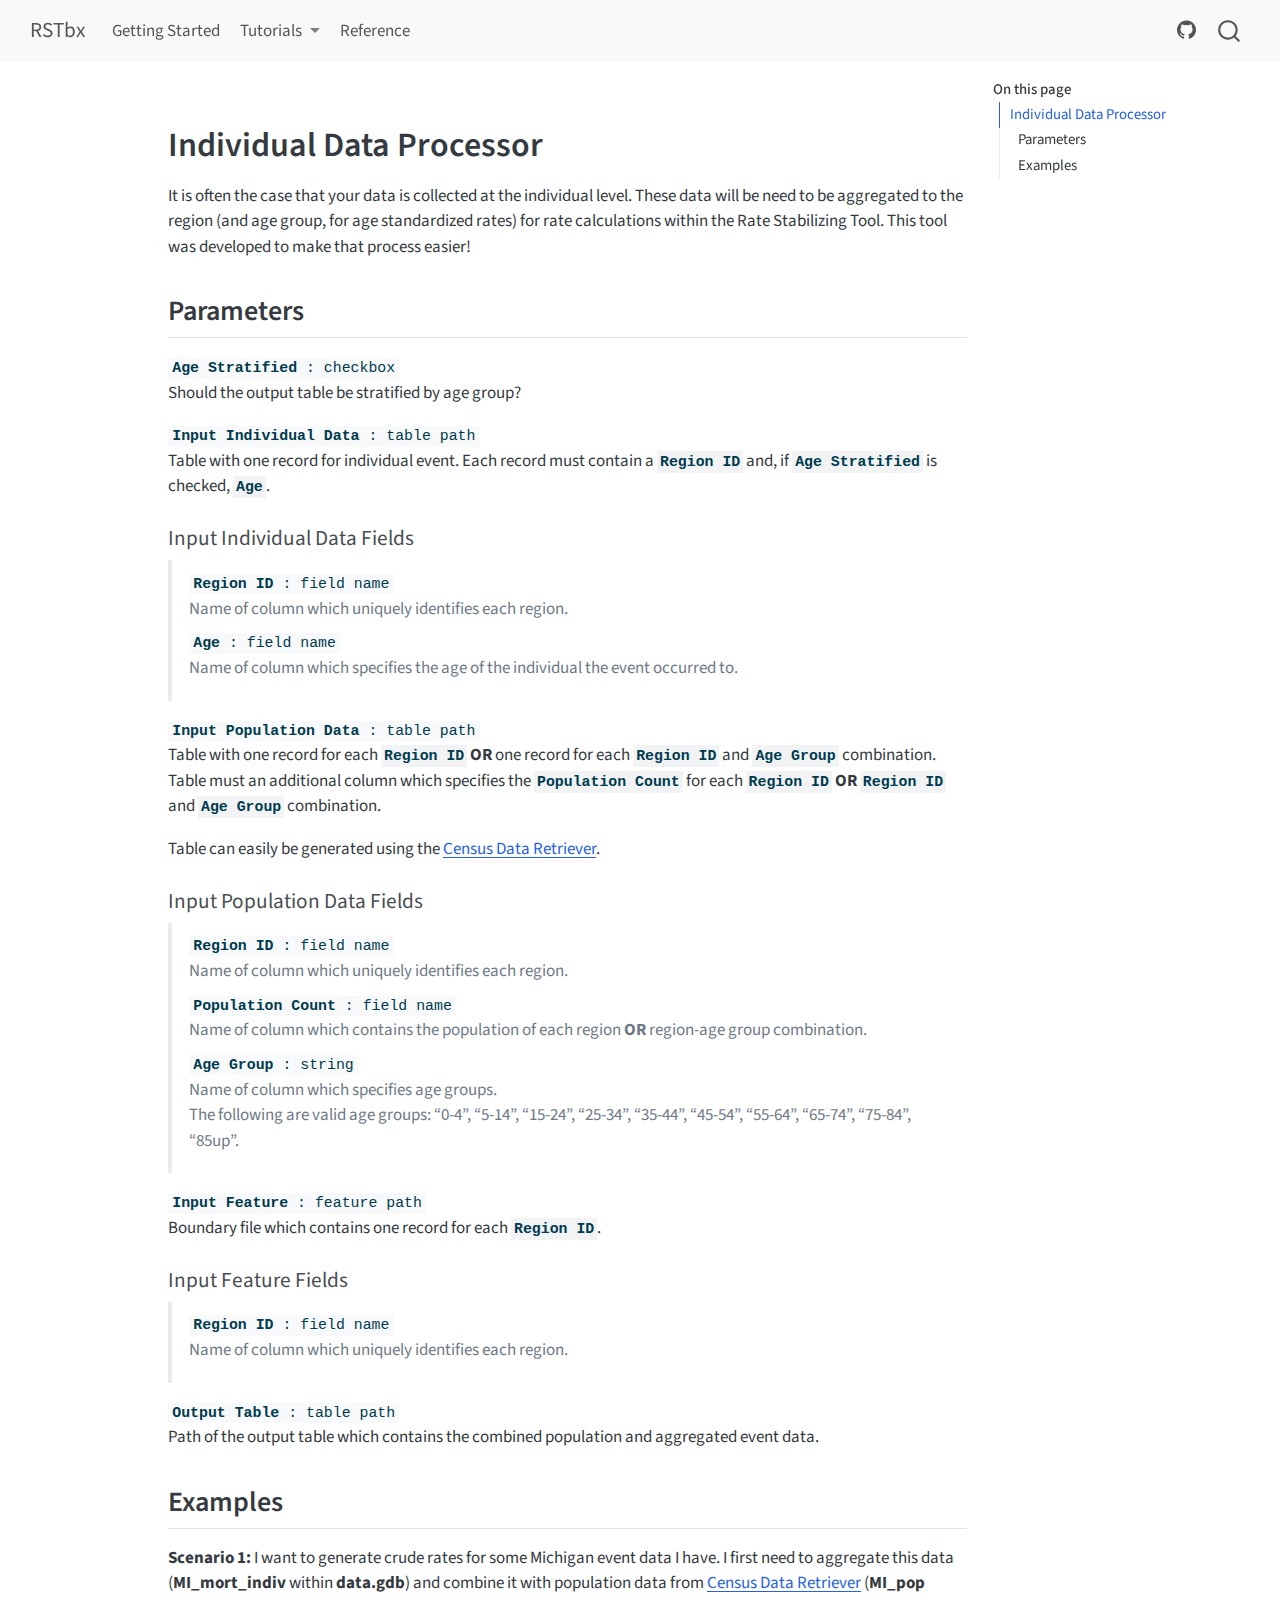
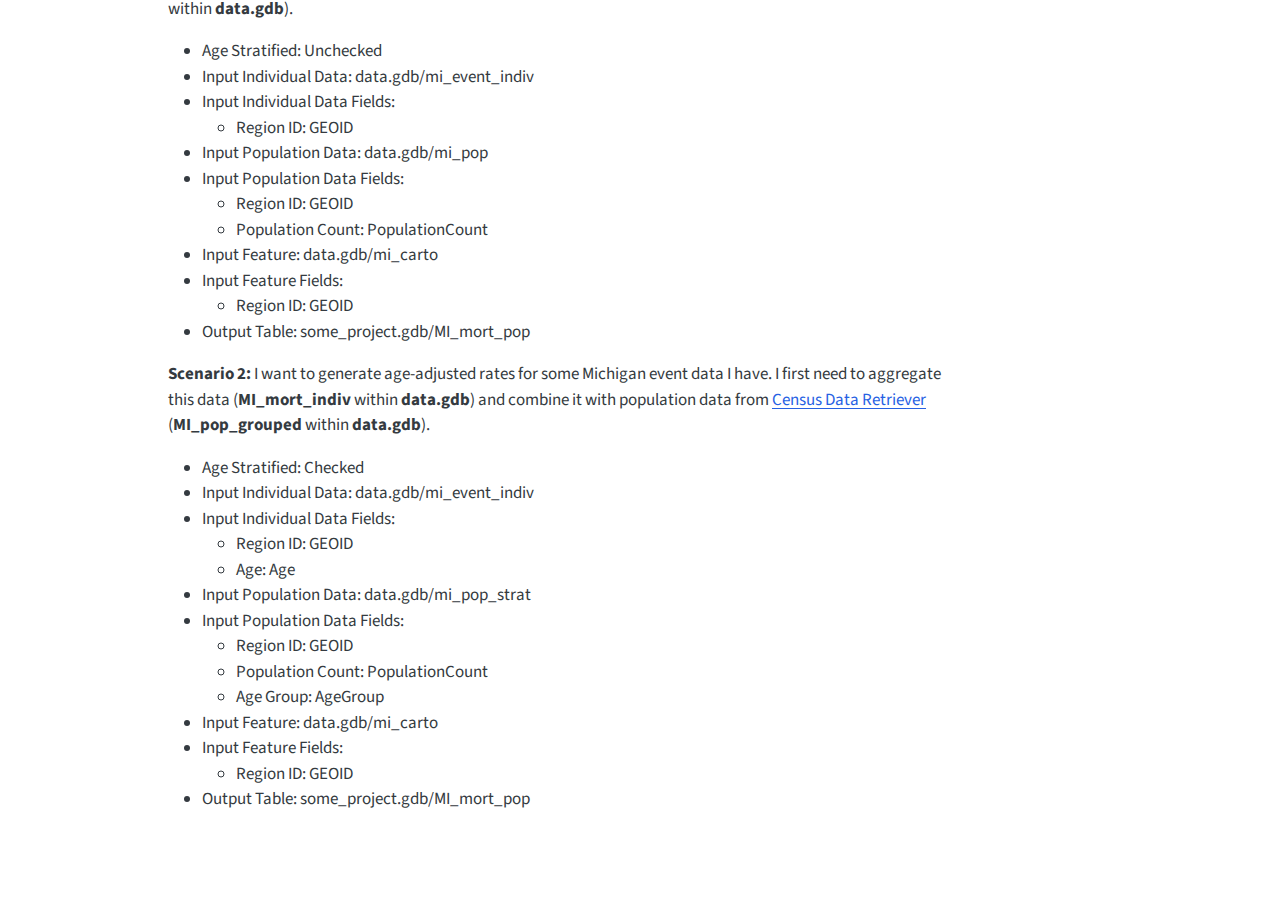
<file: reference/IDP.html>
<!DOCTYPE html>
<html xmlns="http://www.w3.org/1999/xhtml" lang="en" xml:lang="en"><head>

<meta charset="utf-8">
<meta name="generator" content="quarto-1.8.27">

<meta name="viewport" content="width=device-width, initial-scale=1.0, user-scalable=yes">


<title>idp – RSTbx</title>
<style>
code{white-space: pre-wrap;}
span.smallcaps{font-variant: small-caps;}
div.columns{display: flex; gap: min(4vw, 1.5em);}
div.column{flex: auto; overflow-x: auto;}
div.hanging-indent{margin-left: 1.5em; text-indent: -1.5em;}
ul.task-list{list-style: none;}
ul.task-list li input[type="checkbox"] {
  width: 0.8em;
  margin: 0 0.8em 0.2em -1em; /* quarto-specific, see https://github.com/quarto-dev/quarto-cli/issues/4556 */ 
  vertical-align: middle;
}
</style>


<script src="../site_libs/quarto-nav/quarto-nav.js"></script>
<script src="../site_libs/quarto-nav/headroom.min.js"></script>
<script src="../site_libs/clipboard/clipboard.min.js"></script>
<script src="../site_libs/quarto-search/autocomplete.umd.js"></script>
<script src="../site_libs/quarto-search/fuse.min.js"></script>
<script src="../site_libs/quarto-search/quarto-search.js"></script>
<meta name="quarto:offset" content="../">
<script src="../site_libs/quarto-html/quarto.js" type="module"></script>
<script src="../site_libs/quarto-html/tabsets/tabsets.js" type="module"></script>
<script src="../site_libs/quarto-html/axe/axe-check.js" type="module"></script>
<script src="../site_libs/quarto-html/popper.min.js"></script>
<script src="../site_libs/quarto-html/tippy.umd.min.js"></script>
<script src="../site_libs/quarto-html/anchor.min.js"></script>
<link href="../site_libs/quarto-html/tippy.css" rel="stylesheet">
<link href="../site_libs/quarto-html/quarto-syntax-highlighting-ed96de9b727972fe78a7b5d16c58bf87.css" rel="stylesheet" id="quarto-text-highlighting-styles">
<script src="../site_libs/bootstrap/bootstrap.min.js"></script>
<link href="../site_libs/bootstrap/bootstrap-icons.css" rel="stylesheet">
<link href="../site_libs/bootstrap/bootstrap-afa37c5c79185640b9c231024f4fe5ea.min.css" rel="stylesheet" append-hash="true" id="quarto-bootstrap" data-mode="light">
<script id="quarto-search-options" type="application/json">{
  "location": "navbar",
  "copy-button": false,
  "collapse-after": 3,
  "panel-placement": "end",
  "type": "overlay",
  "limit": 50,
  "keyboard-shortcut": [
    "f",
    "/",
    "s"
  ],
  "show-item-context": false,
  "language": {
    "search-no-results-text": "No results",
    "search-matching-documents-text": "matching documents",
    "search-copy-link-title": "Copy link to search",
    "search-hide-matches-text": "Hide additional matches",
    "search-more-match-text": "more match in this document",
    "search-more-matches-text": "more matches in this document",
    "search-clear-button-title": "Clear",
    "search-text-placeholder": "",
    "search-detached-cancel-button-title": "Cancel",
    "search-submit-button-title": "Submit",
    "search-label": "Search"
  }
}</script>


</head>

<body class="nav-fixed quarto-light">

<div id="quarto-search-results"></div>
  <header id="quarto-header" class="headroom fixed-top">
    <nav class="navbar navbar-expand-lg " data-bs-theme="dark">
      <div class="navbar-container container-fluid">
      <div class="navbar-brand-container mx-auto">
    <a class="navbar-brand" href="../index.html">
    <span class="navbar-title">RSTbx</span>
    </a>
  </div>
            <div id="quarto-search" class="" title="Search"></div>
          <button class="navbar-toggler" type="button" data-bs-toggle="collapse" data-bs-target="#navbarCollapse" aria-controls="navbarCollapse" role="menu" aria-expanded="false" aria-label="Toggle navigation" onclick="if (window.quartoToggleHeadroom) { window.quartoToggleHeadroom(); }">
  <span class="navbar-toggler-icon"></span>
</button>
          <div class="collapse navbar-collapse" id="navbarCollapse">
            <ul class="navbar-nav navbar-nav-scroll me-auto">
  <li class="nav-item">
    <a class="nav-link" href="../index.html"> 
<span class="menu-text">Getting Started</span></a>
  </li>  
  <li class="nav-item dropdown ">
    <a class="nav-link dropdown-toggle" href="#" id="nav-menu-tutorials" role="link" data-bs-toggle="dropdown" aria-expanded="false">
 <span class="menu-text">Tutorials</span>
    </a>
    <ul class="dropdown-menu" aria-labelledby="nav-menu-tutorials">    
        <li>
    <a class="dropdown-item" href="../tutorial/1_pop_data.html">
 <span class="dropdown-text">1. Acquiring Population Data</span></a>
  </li>  
        <li>
    <a class="dropdown-item" href="../tutorial/2a_indiv_event_data.html">
 <span class="dropdown-text">2a. Preparing Individual-Level Event Data</span></a>
  </li>  
        <li>
    <a class="dropdown-item" href="../tutorial/2b_agg_event_data.html">
 <span class="dropdown-text">2b. Preparing Aggregate Event Data</span></a>
  </li>  
        <li>
    <a class="dropdown-item" href="../tutorial/3_stab_rates.html">
 <span class="dropdown-text">3. Producing Stabilized Rates</span></a>
  </li>  
    </ul>
  </li>
  <li class="nav-item">
    <a class="nav-link" href="../reference/index.html"> 
<span class="menu-text">Reference</span></a>
  </li>  
</ul>
            <ul class="navbar-nav navbar-nav-scroll ms-auto">
  <li class="nav-item compact">
    <a class="nav-link" href="https://github.com/CEHI-code-repos/RateStabilizingToolbox"> <i class="bi bi-github" role="img">
</i> 
<span class="menu-text"></span></a>
  </li>  
</ul>
          </div> <!-- /navcollapse -->
            <div class="quarto-navbar-tools">
</div>
      </div> <!-- /container-fluid -->
    </nav>
</header>
<!-- content -->
<div id="quarto-content" class="quarto-container page-columns page-rows-contents page-layout-article page-navbar">
<!-- sidebar -->
<!-- margin-sidebar -->
    <div id="quarto-margin-sidebar" class="sidebar margin-sidebar">
        <nav id="TOC" role="doc-toc" class="toc-active">
    <h2 id="toc-title">On this page</h2>
   
  <ul>
  <li><a href="#individual-data-processor" id="toc-individual-data-processor" class="nav-link active" data-scroll-target="#individual-data-processor">Individual Data Processor</a>
  <ul class="collapse">
  <li><a href="#parameters" id="toc-parameters" class="nav-link" data-scroll-target="#parameters">Parameters</a></li>
  <li><a href="#examples" id="toc-examples" class="nav-link" data-scroll-target="#examples">Examples</a></li>
  </ul></li>
  </ul>
</nav>
    </div>
<!-- main -->
<main class="content" id="quarto-document-content"><header id="title-block-header" class="quarto-title-block"></header>




<section id="individual-data-processor" class="level1">
<h1>Individual Data Processor</h1>
<p>It is often the case that your data is collected at the individual level. These data will be need to be aggregated to the region (and age group, for age standardized rates) for rate calculations within the Rate Stabilizing Tool. This tool was developed to make that process easier!</p>
<section id="parameters" class="level2 doc-section doc-section-parameters">
<h2 class="doc-section doc-section-parameters anchored" data-anchor-id="parameters">Parameters</h2>
<dl>
<dt><code><span class="parameter-name"><strong>Age Stratified</strong></span> <span class="parameter-annotation-sep">:</span> <span class="parameter-annotation">checkbox</span></code></dt>
<dd>
<p>Should the output table be stratified by age group?</p>
</dd>
<dt><code><span class="parameter-name"><strong>Input Individual Data</strong></span> <span class="parameter-annotation-sep">:</span> <span class="parameter-annotation">table path</span></code></dt>
<dd>
<p>Table with one record for individual event. Each record must contain a <code><span class="parameter-name"><strong>Region ID</strong></span></code> and, if <code><span class="parameter-name"><strong>Age Stratified</strong></span></code> is checked, <code><span class="parameter-name"><strong>Age</strong></span></code>.</p>
</dd>
</dl>
<section id="input-individual-data-fields" class="level4">
<h4 class="anchored" data-anchor-id="input-individual-data-fields">Input Individual Data Fields</h4>
<blockquote class="blockquote">
<dl>
<dt><code><span class="parameter-name"><strong>Region ID</strong></span> <span class="parameter-annotation-sep">:</span> <span class="parameter-annotation">field name</span></code></dt>
<dd>
<p>Name of column which uniquely identifies each region.</p>
</dd>
<dt><code><span class="parameter-name"><strong>Age</strong></span> <span class="parameter-annotation-sep">:</span> <span class="parameter-annotation">field name</span></code></dt>
<dd>
<p>Name of column which specifies the age of the individual the event occurred to.</p>
</dd>
</dl>
</blockquote>
<dl>
<dt><code><span class="parameter-name"><strong>Input Population Data</strong></span> <span class="parameter-annotation-sep">:</span> <span class="parameter-annotation">table path</span></code></dt>
<dd>
<p>Table with one record for each <code><span class="parameter-name"><strong>Region ID</strong></span></code> <strong>OR</strong> one record for each <code><span class="parameter-name"><strong>Region ID</strong></span></code> and <code><span class="parameter-name"><strong>Age Group</strong></span></code> combination. Table must an additional column which specifies the <code><span class="parameter-name"><strong>Population Count</strong></span></code> for each <code><span class="parameter-name"><strong>Region ID</strong></span></code> <strong>OR</strong> <code><span class="parameter-name"><strong>Region ID</strong></span></code> and <code><span class="parameter-name"><strong>Age Group</strong></span></code> combination.</p>
<p>Table can easily be generated using the <a href="../reference/CDR.html">Census Data Retriever</a>.</p>
</dd>
</dl>
</section>
<section id="input-population-data-fields" class="level4">
<h4 class="anchored" data-anchor-id="input-population-data-fields">Input Population Data Fields</h4>
<blockquote class="blockquote">
<dl>
<dt><code><span class="parameter-name"><strong>Region ID</strong></span> <span class="parameter-annotation-sep">:</span> <span class="parameter-annotation">field name</span></code></dt>
<dd>
<p>Name of column which uniquely identifies each region.</p>
</dd>
<dt><code><span class="parameter-name"><strong>Population Count</strong></span> <span class="parameter-annotation-sep">:</span> <span class="parameter-annotation">field name</span></code></dt>
<dd>
<p>Name of column which contains the population of each region <strong>OR</strong> region-age group combination.</p>
</dd>
<dt><code><span class="parameter-name"><strong>Age Group</strong></span> <span class="parameter-annotation-sep">:</span> <span class="parameter-annotation">string</span></code></dt>
<dd>
<p>Name of column which specifies age groups.<br>
The following are valid age groups: “0-4”, “5-14”, “15-24”, “25-34”, “35-44”, “45-54”, “55-64”, “65-74”, “75-84”, “85up”.</p>
</dd>
</dl>
</blockquote>
<dl>
<dt><code><span class="parameter-name"><strong>Input Feature</strong></span> <span class="parameter-annotation-sep">:</span> <span class="parameter-annotation">feature path</span></code></dt>
<dd>
<p>Boundary file which contains one record for each <code><span class="parameter-name"><strong>Region ID</strong></span></code>.</p>
</dd>
</dl>
</section>
<section id="input-feature-fields" class="level4">
<h4 class="anchored" data-anchor-id="input-feature-fields">Input Feature Fields</h4>
<blockquote class="blockquote">
<dl>
<dt><code><span class="parameter-name"><strong>Region ID</strong></span> <span class="parameter-annotation-sep">:</span> <span class="parameter-annotation">field name</span></code></dt>
<dd>
<p>Name of column which uniquely identifies each region.</p>
</dd>
</dl>
</blockquote>
<dl>
<dt><code><span class="parameter-name"><strong>Output Table</strong></span> <span class="parameter-annotation-sep">:</span> <span class="parameter-annotation">table path</span></code></dt>
<dd>
<p>Path of the output table which contains the combined population and aggregated event data.</p>
</dd>
</dl>
</section>
</section>
<section id="examples" class="level2 doc-section doc-section-examples">
<h2 class="doc-section doc-section-examples anchored" data-anchor-id="examples">Examples</h2>
<p><strong>Scenario 1:</strong> I want to generate crude rates for some Michigan event data I have. I first need to aggregate this data (<strong>MI_mort_indiv</strong> within <strong>data.gdb</strong>) and combine it with population data from <a href="../reference/CDR.html">Census Data Retriever</a> (<strong>MI_pop</strong> within <strong>data.gdb</strong>).</p>
<ul>
<li>Age Stratified: Unchecked</li>
<li>Input Individual Data: data.gdb/mi_event_indiv</li>
<li>Input Individual Data Fields:
<ul>
<li>Region ID: GEOID</li>
</ul></li>
<li>Input Population Data: data.gdb/mi_pop</li>
<li>Input Population Data Fields:
<ul>
<li>Region ID: GEOID</li>
<li>Population Count: PopulationCount</li>
</ul></li>
<li>Input Feature: data.gdb/mi_carto</li>
<li>Input Feature Fields:
<ul>
<li>Region ID: GEOID</li>
</ul></li>
<li>Output Table: some_project.gdb/MI_mort_pop</li>
</ul>
<p><strong>Scenario 2:</strong> I want to generate age-adjusted rates for some Michigan event data I have. I first need to aggregate this data (<strong>MI_mort_indiv</strong> within <strong>data.gdb</strong>) and combine it with population data from <a href="../reference/CDR.html">Census Data Retriever</a> (<strong>MI_pop_grouped</strong> within <strong>data.gdb</strong>).</p>
<ul>
<li>Age Stratified: Checked</li>
<li>Input Individual Data: data.gdb/mi_event_indiv</li>
<li>Input Individual Data Fields:
<ul>
<li>Region ID: GEOID</li>
<li>Age: Age</li>
</ul></li>
<li>Input Population Data: data.gdb/mi_pop_strat</li>
<li>Input Population Data Fields:
<ul>
<li>Region ID: GEOID</li>
<li>Population Count: PopulationCount</li>
<li>Age Group: AgeGroup</li>
</ul></li>
<li>Input Feature: data.gdb/mi_carto</li>
<li>Input Feature Fields:
<ul>
<li>Region ID: GEOID</li>
</ul></li>
<li>Output Table: some_project.gdb/MI_mort_pop</li>
</ul>


</section>
</section>

</main> <!-- /main -->
<script id="quarto-html-after-body" type="application/javascript">
  window.document.addEventListener("DOMContentLoaded", function (event) {
    const icon = "";
    const anchorJS = new window.AnchorJS();
    anchorJS.options = {
      placement: 'right',
      icon: icon
    };
    anchorJS.add('.anchored');
    const isCodeAnnotation = (el) => {
      for (const clz of el.classList) {
        if (clz.startsWith('code-annotation-')) {                     
          return true;
        }
      }
      return false;
    }
    const onCopySuccess = function(e) {
      // button target
      const button = e.trigger;
      // don't keep focus
      button.blur();
      // flash "checked"
      button.classList.add('code-copy-button-checked');
      var currentTitle = button.getAttribute("title");
      button.setAttribute("title", "Copied!");
      let tooltip;
      if (window.bootstrap) {
        button.setAttribute("data-bs-toggle", "tooltip");
        button.setAttribute("data-bs-placement", "left");
        button.setAttribute("data-bs-title", "Copied!");
        tooltip = new bootstrap.Tooltip(button, 
          { trigger: "manual", 
            customClass: "code-copy-button-tooltip",
            offset: [0, -8]});
        tooltip.show();    
      }
      setTimeout(function() {
        if (tooltip) {
          tooltip.hide();
          button.removeAttribute("data-bs-title");
          button.removeAttribute("data-bs-toggle");
          button.removeAttribute("data-bs-placement");
        }
        button.setAttribute("title", currentTitle);
        button.classList.remove('code-copy-button-checked');
      }, 1000);
      // clear code selection
      e.clearSelection();
    }
    const getTextToCopy = function(trigger) {
      const outerScaffold = trigger.parentElement.cloneNode(true);
      const codeEl = outerScaffold.querySelector('code');
      for (const childEl of codeEl.children) {
        if (isCodeAnnotation(childEl)) {
          childEl.remove();
        }
      }
      return codeEl.innerText;
    }
    const clipboard = new window.ClipboardJS('.code-copy-button:not([data-in-quarto-modal])', {
      text: getTextToCopy
    });
    clipboard.on('success', onCopySuccess);
    if (window.document.getElementById('quarto-embedded-source-code-modal')) {
      const clipboardModal = new window.ClipboardJS('.code-copy-button[data-in-quarto-modal]', {
        text: getTextToCopy,
        container: window.document.getElementById('quarto-embedded-source-code-modal')
      });
      clipboardModal.on('success', onCopySuccess);
    }
      var localhostRegex = new RegExp(/^(?:http|https):\/\/localhost\:?[0-9]*\//);
      var mailtoRegex = new RegExp(/^mailto:/);
        var filterRegex = new RegExp("https:\/\/CEHI-code-repos\.github\.io\/RateStabilizingToolbox\/");
      var isInternal = (href) => {
          return filterRegex.test(href) || localhostRegex.test(href) || mailtoRegex.test(href);
      }
      // Inspect non-navigation links and adorn them if external
     var links = window.document.querySelectorAll('a[href]:not(.nav-link):not(.navbar-brand):not(.toc-action):not(.sidebar-link):not(.sidebar-item-toggle):not(.pagination-link):not(.no-external):not([aria-hidden]):not(.dropdown-item):not(.quarto-navigation-tool):not(.about-link)');
      for (var i=0; i<links.length; i++) {
        const link = links[i];
        if (!isInternal(link.href)) {
          // undo the damage that might have been done by quarto-nav.js in the case of
          // links that we want to consider external
          if (link.dataset.originalHref !== undefined) {
            link.href = link.dataset.originalHref;
          }
        }
      }
    function tippyHover(el, contentFn, onTriggerFn, onUntriggerFn) {
      const config = {
        allowHTML: true,
        maxWidth: 500,
        delay: 100,
        arrow: false,
        appendTo: function(el) {
            return el.parentElement;
        },
        interactive: true,
        interactiveBorder: 10,
        theme: 'quarto',
        placement: 'bottom-start',
      };
      if (contentFn) {
        config.content = contentFn;
      }
      if (onTriggerFn) {
        config.onTrigger = onTriggerFn;
      }
      if (onUntriggerFn) {
        config.onUntrigger = onUntriggerFn;
      }
      window.tippy(el, config); 
    }
    const noterefs = window.document.querySelectorAll('a[role="doc-noteref"]');
    for (var i=0; i<noterefs.length; i++) {
      const ref = noterefs[i];
      tippyHover(ref, function() {
        // use id or data attribute instead here
        let href = ref.getAttribute('data-footnote-href') || ref.getAttribute('href');
        try { href = new URL(href).hash; } catch {}
        const id = href.replace(/^#\/?/, "");
        const note = window.document.getElementById(id);
        if (note) {
          return note.innerHTML;
        } else {
          return "";
        }
      });
    }
    const xrefs = window.document.querySelectorAll('a.quarto-xref');
    const processXRef = (id, note) => {
      // Strip column container classes
      const stripColumnClz = (el) => {
        el.classList.remove("page-full", "page-columns");
        if (el.children) {
          for (const child of el.children) {
            stripColumnClz(child);
          }
        }
      }
      stripColumnClz(note)
      if (id === null || id.startsWith('sec-')) {
        // Special case sections, only their first couple elements
        const container = document.createElement("div");
        if (note.children && note.children.length > 2) {
          container.appendChild(note.children[0].cloneNode(true));
          for (let i = 1; i < note.children.length; i++) {
            const child = note.children[i];
            if (child.tagName === "P" && child.innerText === "") {
              continue;
            } else {
              container.appendChild(child.cloneNode(true));
              break;
            }
          }
          if (window.Quarto?.typesetMath) {
            window.Quarto.typesetMath(container);
          }
          return container.innerHTML
        } else {
          if (window.Quarto?.typesetMath) {
            window.Quarto.typesetMath(note);
          }
          return note.innerHTML;
        }
      } else {
        // Remove any anchor links if they are present
        const anchorLink = note.querySelector('a.anchorjs-link');
        if (anchorLink) {
          anchorLink.remove();
        }
        if (window.Quarto?.typesetMath) {
          window.Quarto.typesetMath(note);
        }
        if (note.classList.contains("callout")) {
          return note.outerHTML;
        } else {
          return note.innerHTML;
        }
      }
    }
    for (var i=0; i<xrefs.length; i++) {
      const xref = xrefs[i];
      tippyHover(xref, undefined, function(instance) {
        instance.disable();
        let url = xref.getAttribute('href');
        let hash = undefined; 
        if (url.startsWith('#')) {
          hash = url;
        } else {
          try { hash = new URL(url).hash; } catch {}
        }
        if (hash) {
          const id = hash.replace(/^#\/?/, "");
          const note = window.document.getElementById(id);
          if (note !== null) {
            try {
              const html = processXRef(id, note.cloneNode(true));
              instance.setContent(html);
            } finally {
              instance.enable();
              instance.show();
            }
          } else {
            // See if we can fetch this
            fetch(url.split('#')[0])
            .then(res => res.text())
            .then(html => {
              const parser = new DOMParser();
              const htmlDoc = parser.parseFromString(html, "text/html");
              const note = htmlDoc.getElementById(id);
              if (note !== null) {
                const html = processXRef(id, note);
                instance.setContent(html);
              } 
            }).finally(() => {
              instance.enable();
              instance.show();
            });
          }
        } else {
          // See if we can fetch a full url (with no hash to target)
          // This is a special case and we should probably do some content thinning / targeting
          fetch(url)
          .then(res => res.text())
          .then(html => {
            const parser = new DOMParser();
            const htmlDoc = parser.parseFromString(html, "text/html");
            const note = htmlDoc.querySelector('main.content');
            if (note !== null) {
              // This should only happen for chapter cross references
              // (since there is no id in the URL)
              // remove the first header
              if (note.children.length > 0 && note.children[0].tagName === "HEADER") {
                note.children[0].remove();
              }
              const html = processXRef(null, note);
              instance.setContent(html);
            } 
          }).finally(() => {
            instance.enable();
            instance.show();
          });
        }
      }, function(instance) {
      });
    }
        let selectedAnnoteEl;
        const selectorForAnnotation = ( cell, annotation) => {
          let cellAttr = 'data-code-cell="' + cell + '"';
          let lineAttr = 'data-code-annotation="' +  annotation + '"';
          const selector = 'span[' + cellAttr + '][' + lineAttr + ']';
          return selector;
        }
        const selectCodeLines = (annoteEl) => {
          const doc = window.document;
          const targetCell = annoteEl.getAttribute("data-target-cell");
          const targetAnnotation = annoteEl.getAttribute("data-target-annotation");
          const annoteSpan = window.document.querySelector(selectorForAnnotation(targetCell, targetAnnotation));
          const lines = annoteSpan.getAttribute("data-code-lines").split(",");
          const lineIds = lines.map((line) => {
            return targetCell + "-" + line;
          })
          let top = null;
          let height = null;
          let parent = null;
          if (lineIds.length > 0) {
              //compute the position of the single el (top and bottom and make a div)
              const el = window.document.getElementById(lineIds[0]);
              top = el.offsetTop;
              height = el.offsetHeight;
              parent = el.parentElement.parentElement;
            if (lineIds.length > 1) {
              const lastEl = window.document.getElementById(lineIds[lineIds.length - 1]);
              const bottom = lastEl.offsetTop + lastEl.offsetHeight;
              height = bottom - top;
            }
            if (top !== null && height !== null && parent !== null) {
              // cook up a div (if necessary) and position it 
              let div = window.document.getElementById("code-annotation-line-highlight");
              if (div === null) {
                div = window.document.createElement("div");
                div.setAttribute("id", "code-annotation-line-highlight");
                div.style.position = 'absolute';
                parent.appendChild(div);
              }
              div.style.top = top - 2 + "px";
              div.style.height = height + 4 + "px";
              div.style.left = 0;
              let gutterDiv = window.document.getElementById("code-annotation-line-highlight-gutter");
              if (gutterDiv === null) {
                gutterDiv = window.document.createElement("div");
                gutterDiv.setAttribute("id", "code-annotation-line-highlight-gutter");
                gutterDiv.style.position = 'absolute';
                const codeCell = window.document.getElementById(targetCell);
                const gutter = codeCell.querySelector('.code-annotation-gutter');
                gutter.appendChild(gutterDiv);
              }
              gutterDiv.style.top = top - 2 + "px";
              gutterDiv.style.height = height + 4 + "px";
            }
            selectedAnnoteEl = annoteEl;
          }
        };
        const unselectCodeLines = () => {
          const elementsIds = ["code-annotation-line-highlight", "code-annotation-line-highlight-gutter"];
          elementsIds.forEach((elId) => {
            const div = window.document.getElementById(elId);
            if (div) {
              div.remove();
            }
          });
          selectedAnnoteEl = undefined;
        };
          // Handle positioning of the toggle
      window.addEventListener(
        "resize",
        throttle(() => {
          elRect = undefined;
          if (selectedAnnoteEl) {
            selectCodeLines(selectedAnnoteEl);
          }
        }, 10)
      );
      function throttle(fn, ms) {
      let throttle = false;
      let timer;
        return (...args) => {
          if(!throttle) { // first call gets through
              fn.apply(this, args);
              throttle = true;
          } else { // all the others get throttled
              if(timer) clearTimeout(timer); // cancel #2
              timer = setTimeout(() => {
                fn.apply(this, args);
                timer = throttle = false;
              }, ms);
          }
        };
      }
        // Attach click handler to the DT
        const annoteDls = window.document.querySelectorAll('dt[data-target-cell]');
        for (const annoteDlNode of annoteDls) {
          annoteDlNode.addEventListener('click', (event) => {
            const clickedEl = event.target;
            if (clickedEl !== selectedAnnoteEl) {
              unselectCodeLines();
              const activeEl = window.document.querySelector('dt[data-target-cell].code-annotation-active');
              if (activeEl) {
                activeEl.classList.remove('code-annotation-active');
              }
              selectCodeLines(clickedEl);
              clickedEl.classList.add('code-annotation-active');
            } else {
              // Unselect the line
              unselectCodeLines();
              clickedEl.classList.remove('code-annotation-active');
            }
          });
        }
    const findCites = (el) => {
      const parentEl = el.parentElement;
      if (parentEl) {
        const cites = parentEl.dataset.cites;
        if (cites) {
          return {
            el,
            cites: cites.split(' ')
          };
        } else {
          return findCites(el.parentElement)
        }
      } else {
        return undefined;
      }
    };
    var bibliorefs = window.document.querySelectorAll('a[role="doc-biblioref"]');
    for (var i=0; i<bibliorefs.length; i++) {
      const ref = bibliorefs[i];
      const citeInfo = findCites(ref);
      if (citeInfo) {
        tippyHover(citeInfo.el, function() {
          var popup = window.document.createElement('div');
          citeInfo.cites.forEach(function(cite) {
            var citeDiv = window.document.createElement('div');
            citeDiv.classList.add('hanging-indent');
            citeDiv.classList.add('csl-entry');
            var biblioDiv = window.document.getElementById('ref-' + cite);
            if (biblioDiv) {
              citeDiv.innerHTML = biblioDiv.innerHTML;
            }
            popup.appendChild(citeDiv);
          });
          return popup.innerHTML;
        });
      }
    }
  });
  </script>
</div> <!-- /content -->




</body></html>
</file>
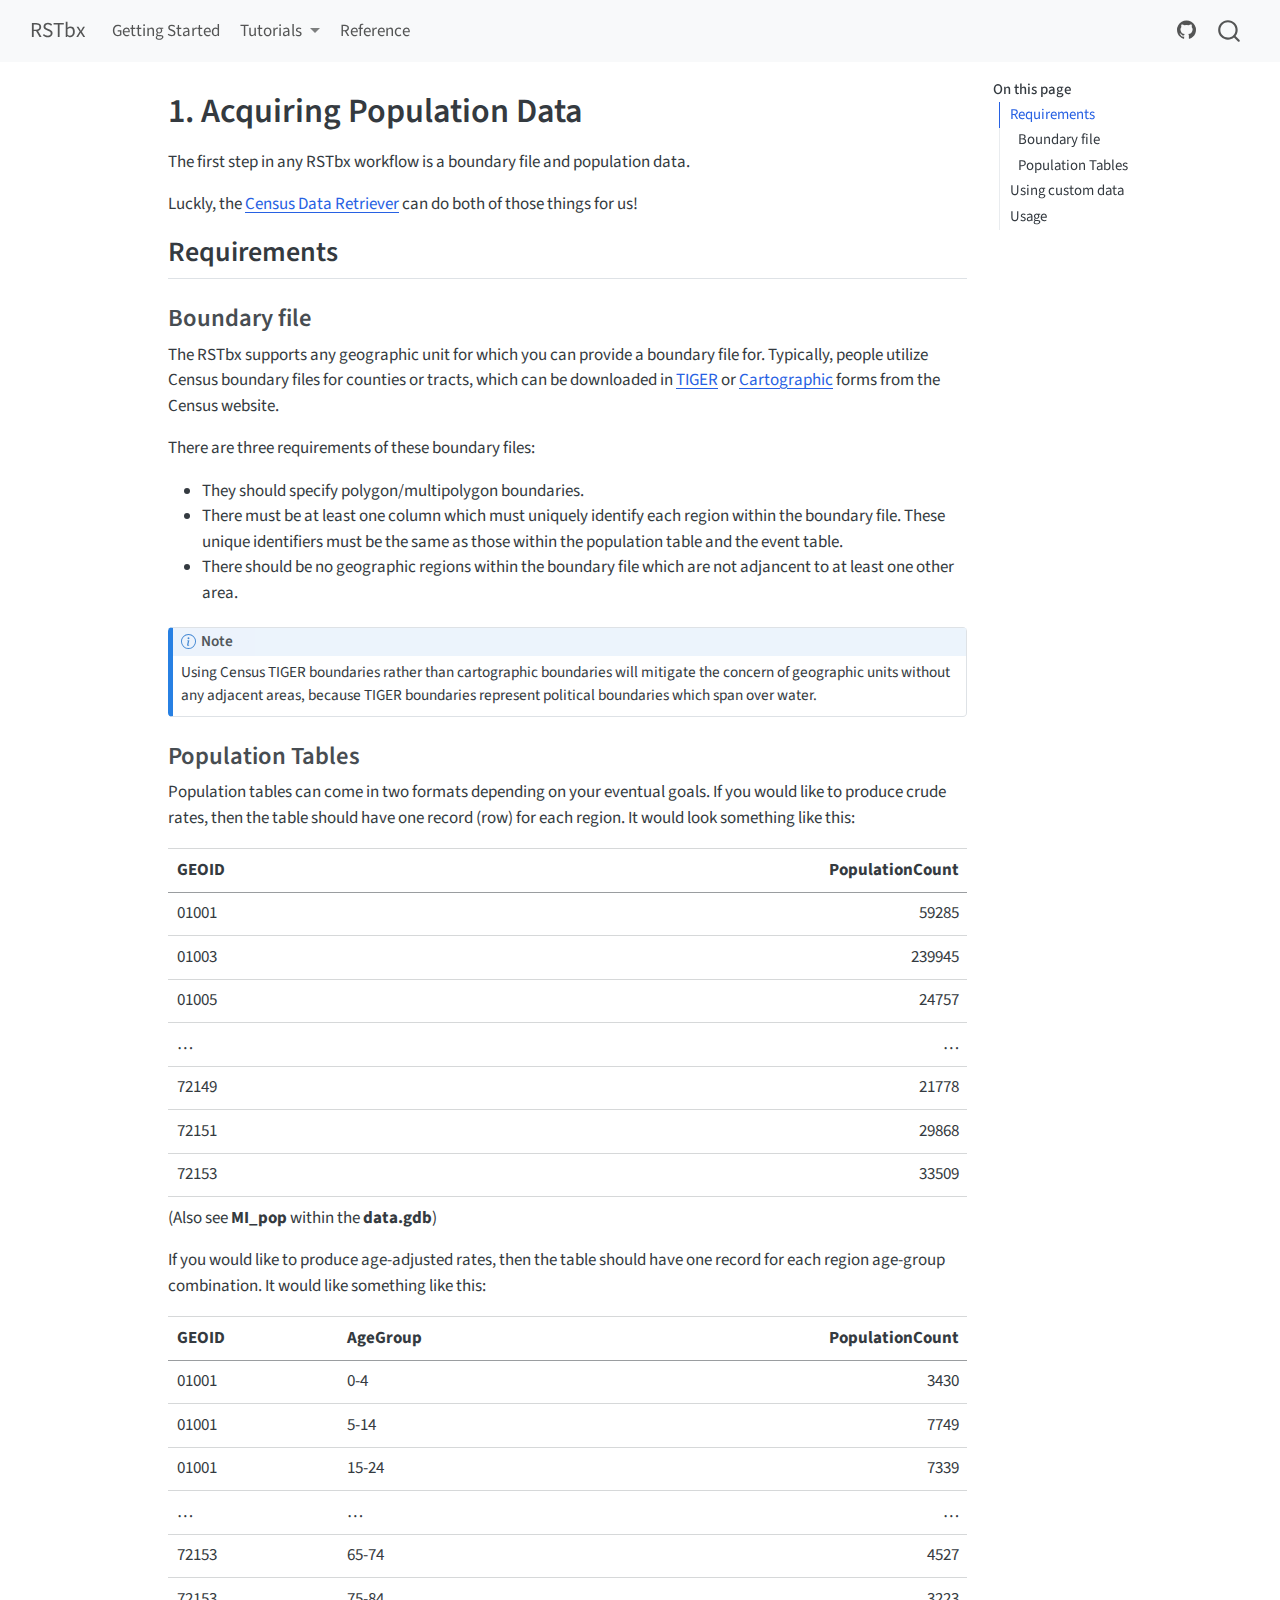
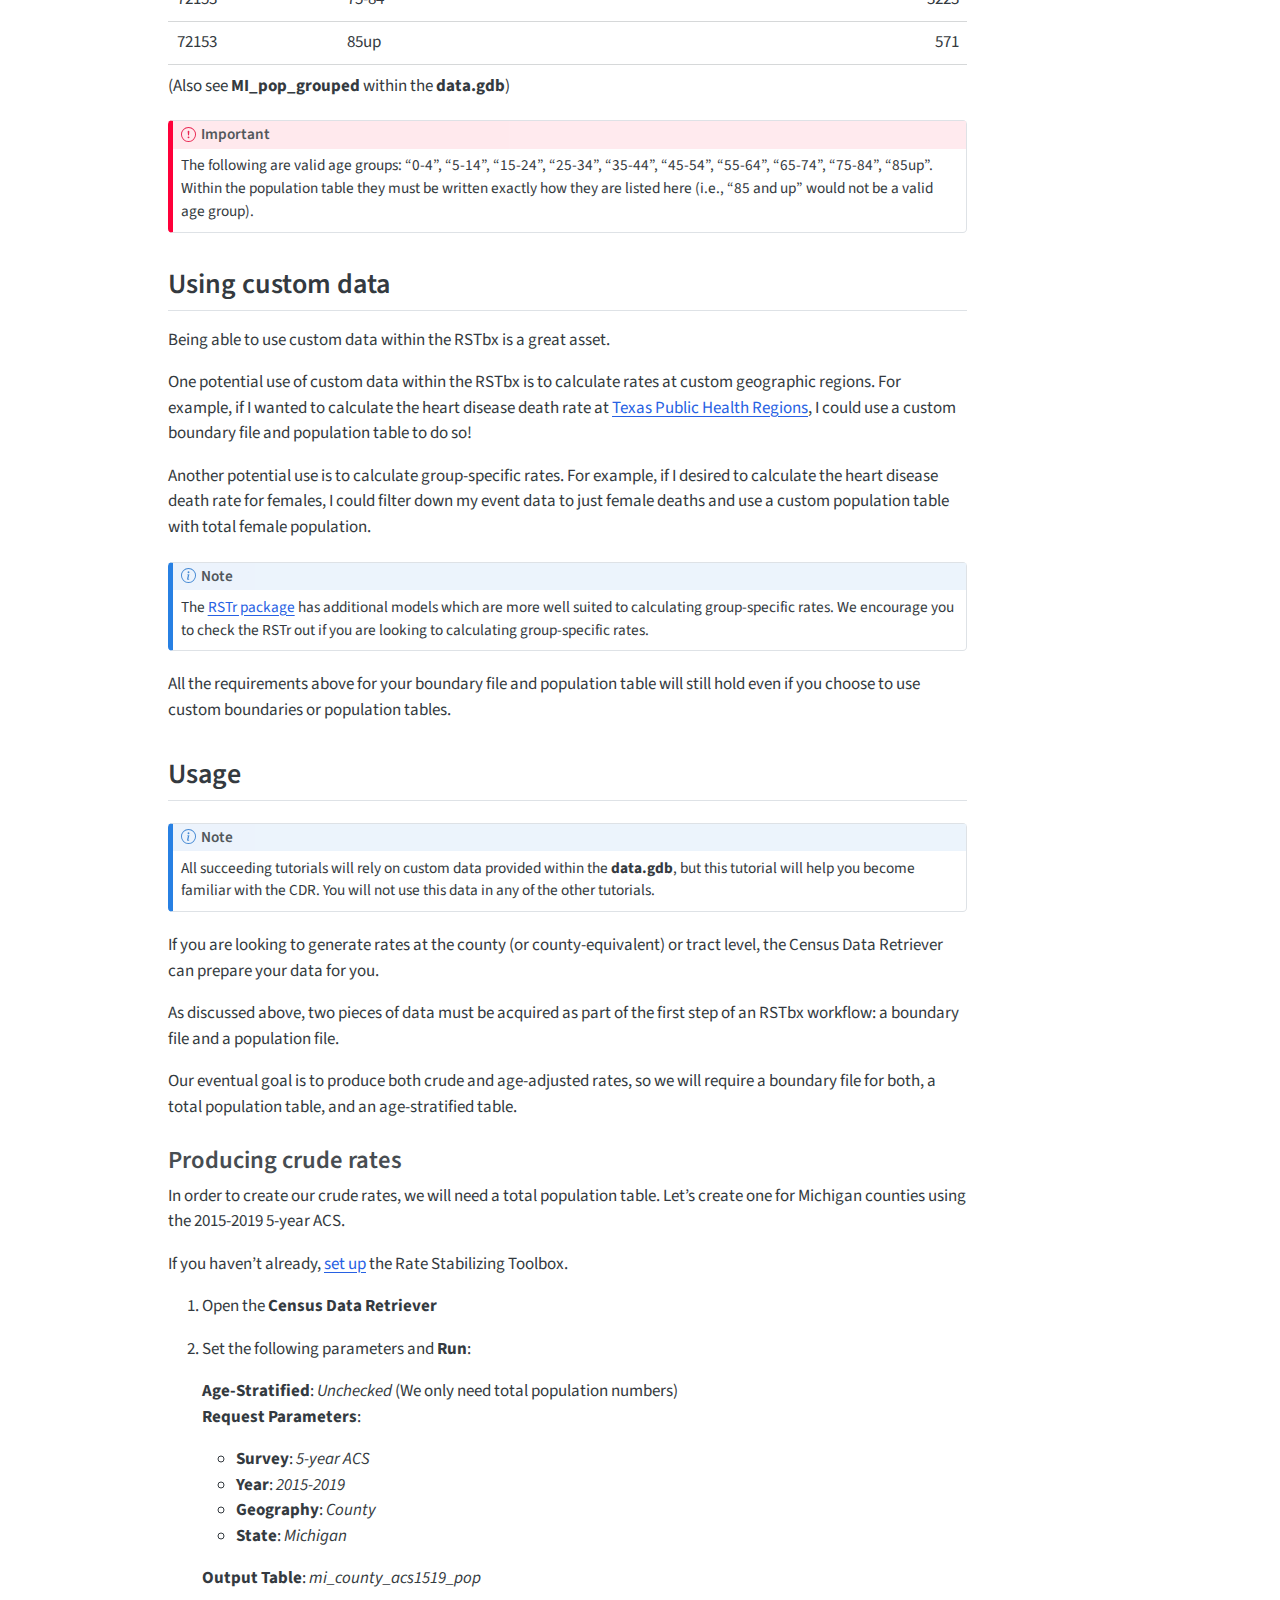
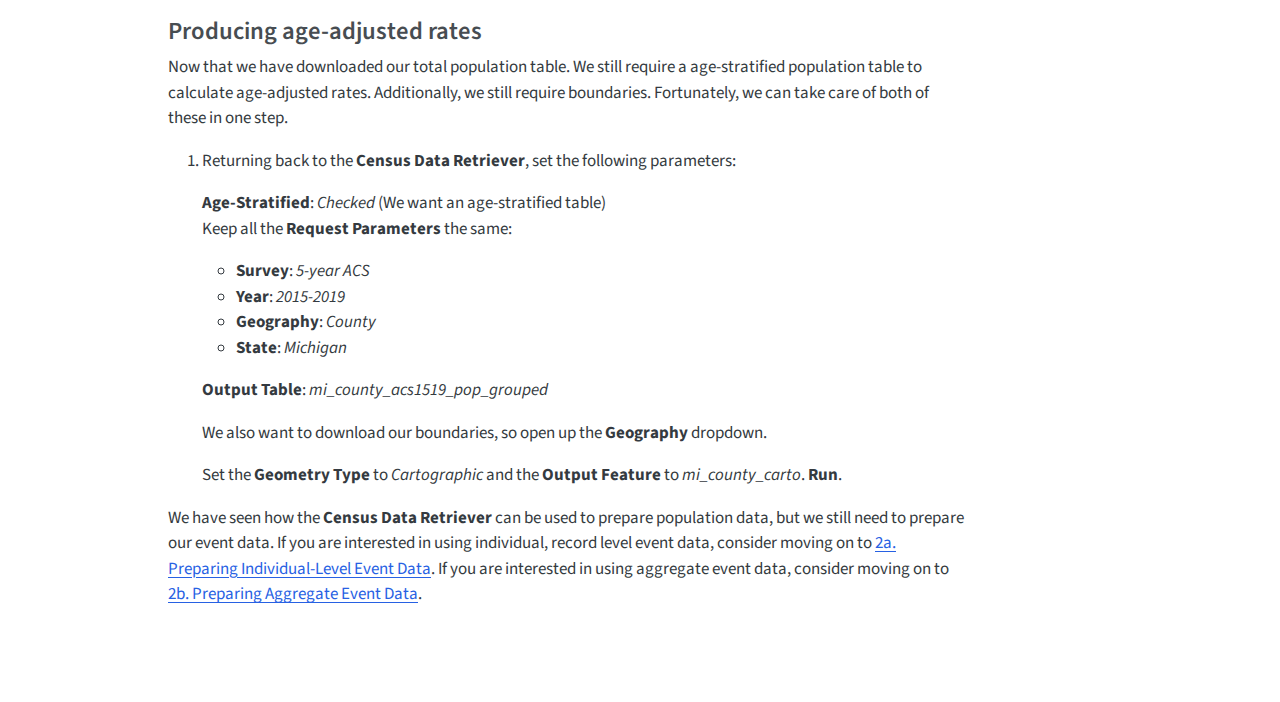
<file: tutorial/1_pop_data.html>
<!DOCTYPE html>
<html xmlns="http://www.w3.org/1999/xhtml" lang="en" xml:lang="en"><head>

<meta charset="utf-8">
<meta name="generator" content="quarto-1.7.33">

<meta name="viewport" content="width=device-width, initial-scale=1.0, user-scalable=yes">


<title>1. Acquiring Population Data – RSTbx</title>
<style>
code{white-space: pre-wrap;}
span.smallcaps{font-variant: small-caps;}
div.columns{display: flex; gap: min(4vw, 1.5em);}
div.column{flex: auto; overflow-x: auto;}
div.hanging-indent{margin-left: 1.5em; text-indent: -1.5em;}
ul.task-list{list-style: none;}
ul.task-list li input[type="checkbox"] {
  width: 0.8em;
  margin: 0 0.8em 0.2em -1em; /* quarto-specific, see https://github.com/quarto-dev/quarto-cli/issues/4556 */ 
  vertical-align: middle;
}
</style>


<script src="../site_libs/quarto-nav/quarto-nav.js"></script>
<script src="../site_libs/quarto-nav/headroom.min.js"></script>
<script src="../site_libs/clipboard/clipboard.min.js"></script>
<script src="../site_libs/quarto-search/autocomplete.umd.js"></script>
<script src="../site_libs/quarto-search/fuse.min.js"></script>
<script src="../site_libs/quarto-search/quarto-search.js"></script>
<meta name="quarto:offset" content="../">
<script src="../site_libs/quarto-html/quarto.js" type="module"></script>
<script src="../site_libs/quarto-html/tabsets/tabsets.js" type="module"></script>
<script src="../site_libs/quarto-html/popper.min.js"></script>
<script src="../site_libs/quarto-html/tippy.umd.min.js"></script>
<script src="../site_libs/quarto-html/anchor.min.js"></script>
<link href="../site_libs/quarto-html/tippy.css" rel="stylesheet">
<link href="../site_libs/quarto-html/quarto-syntax-highlighting-ea385d0e468b0dd5ea5bf0780b1290d9.css" rel="stylesheet" id="quarto-text-highlighting-styles">
<script src="../site_libs/bootstrap/bootstrap.min.js"></script>
<link href="../site_libs/bootstrap/bootstrap-icons.css" rel="stylesheet">
<link href="../site_libs/bootstrap/bootstrap-4df3b0c4fafa0f66eafcead0ee6cff11.min.css" rel="stylesheet" append-hash="true" id="quarto-bootstrap" data-mode="light">
<script id="quarto-search-options" type="application/json">{
  "location": "navbar",
  "copy-button": false,
  "collapse-after": 3,
  "panel-placement": "end",
  "type": "overlay",
  "limit": 50,
  "keyboard-shortcut": [
    "f",
    "/",
    "s"
  ],
  "show-item-context": false,
  "language": {
    "search-no-results-text": "No results",
    "search-matching-documents-text": "matching documents",
    "search-copy-link-title": "Copy link to search",
    "search-hide-matches-text": "Hide additional matches",
    "search-more-match-text": "more match in this document",
    "search-more-matches-text": "more matches in this document",
    "search-clear-button-title": "Clear",
    "search-text-placeholder": "",
    "search-detached-cancel-button-title": "Cancel",
    "search-submit-button-title": "Submit",
    "search-label": "Search"
  }
}</script>


</head>

<body class="nav-fixed quarto-light">

<div id="quarto-search-results"></div>
  <header id="quarto-header" class="headroom fixed-top">
    <nav class="navbar navbar-expand-lg " data-bs-theme="dark">
      <div class="navbar-container container-fluid">
      <div class="navbar-brand-container mx-auto">
    <a class="navbar-brand" href="../index.html">
    <span class="navbar-title">RSTbx</span>
    </a>
  </div>
            <div id="quarto-search" class="" title="Search"></div>
          <button class="navbar-toggler" type="button" data-bs-toggle="collapse" data-bs-target="#navbarCollapse" aria-controls="navbarCollapse" role="menu" aria-expanded="false" aria-label="Toggle navigation" onclick="if (window.quartoToggleHeadroom) { window.quartoToggleHeadroom(); }">
  <span class="navbar-toggler-icon"></span>
</button>
          <div class="collapse navbar-collapse" id="navbarCollapse">
            <ul class="navbar-nav navbar-nav-scroll me-auto">
  <li class="nav-item">
    <a class="nav-link" href="../index.html"> 
<span class="menu-text">Getting Started</span></a>
  </li>  
  <li class="nav-item dropdown ">
    <a class="nav-link dropdown-toggle" href="#" id="nav-menu-tutorials" role="link" data-bs-toggle="dropdown" aria-expanded="false">
 <span class="menu-text">Tutorials</span>
    </a>
    <ul class="dropdown-menu" aria-labelledby="nav-menu-tutorials">    
        <li>
    <a class="dropdown-item" href="../tutorial/1_pop_data.html">
 <span class="dropdown-text">1. Acquiring Population Data</span></a>
  </li>  
        <li>
    <a class="dropdown-item" href="../tutorial/2a_indiv_event_data.html">
 <span class="dropdown-text">2a. Preparing Individual-Level Event Data</span></a>
  </li>  
        <li>
    <a class="dropdown-item" href="../tutorial/2b_agg_event_data.html">
 <span class="dropdown-text">2b. Preparing Aggregate Event Data</span></a>
  </li>  
        <li>
    <a class="dropdown-item" href="../tutorial/3_stab_rates.html">
 <span class="dropdown-text">3. Producing Stabilized Rates</span></a>
  </li>  
    </ul>
  </li>
  <li class="nav-item">
    <a class="nav-link" href="../reference/index.html"> 
<span class="menu-text">Reference</span></a>
  </li>  
</ul>
            <ul class="navbar-nav navbar-nav-scroll ms-auto">
  <li class="nav-item compact">
    <a class="nav-link" href="https://github.com/CEHI-code-repos/RateStabilizingToolbox"> <i class="bi bi-github" role="img">
</i> 
<span class="menu-text"></span></a>
  </li>  
</ul>
          </div> <!-- /navcollapse -->
            <div class="quarto-navbar-tools">
</div>
      </div> <!-- /container-fluid -->
    </nav>
</header>
<!-- content -->
<div id="quarto-content" class="quarto-container page-columns page-rows-contents page-layout-article page-navbar">
<!-- sidebar -->
<!-- margin-sidebar -->
    <div id="quarto-margin-sidebar" class="sidebar margin-sidebar">
        <nav id="TOC" role="doc-toc" class="toc-active">
    <h2 id="toc-title">On this page</h2>
   
  <ul>
  <li><a href="#requirements" id="toc-requirements" class="nav-link active" data-scroll-target="#requirements">Requirements</a>
  <ul class="collapse">
  <li><a href="#boundary-file" id="toc-boundary-file" class="nav-link" data-scroll-target="#boundary-file">Boundary file</a></li>
  <li><a href="#population-tables" id="toc-population-tables" class="nav-link" data-scroll-target="#population-tables">Population Tables</a></li>
  </ul></li>
  <li><a href="#using-custom-data" id="toc-using-custom-data" class="nav-link" data-scroll-target="#using-custom-data">Using custom data</a></li>
  <li><a href="#usage" id="toc-usage" class="nav-link" data-scroll-target="#usage">Usage</a>
  <ul class="collapse">
  <li><a href="#producing-crude-rates" id="toc-producing-crude-rates" class="nav-link" data-scroll-target="#producing-crude-rates">Producing crude rates</a></li>
  <li><a href="#producing-age-adjusted-rates" id="toc-producing-age-adjusted-rates" class="nav-link" data-scroll-target="#producing-age-adjusted-rates">Producing age-adjusted rates</a></li>
  </ul></li>
  </ul>
</nav>
    </div>
<!-- main -->
<main class="content" id="quarto-document-content">

<header id="title-block-header" class="quarto-title-block default">
<div class="quarto-title">
<h1 class="title">1. Acquiring Population Data</h1>
</div>



<div class="quarto-title-meta">

    
  
    
  </div>
  


</header>


<p>The first step in any RSTbx workflow is a boundary file and population data.</p>
<p>Luckly, the <a href="../reference/CDR.html">Census Data Retriever</a> can do both of those things for us!</p>
<section id="requirements" class="level2">
<h2 class="anchored" data-anchor-id="requirements">Requirements</h2>
<section id="boundary-file" class="level3">
<h3 class="anchored" data-anchor-id="boundary-file">Boundary file</h3>
<p>The RSTbx supports any geographic unit for which you can provide a boundary file for. Typically, people utilize Census boundary files for counties or tracts, which can be downloaded in <a href="https://www.census.gov/geographies/mapping-files/time-series/geo/tiger-line-file.html">TIGER</a> or <a href="https://www.census.gov/geographies/mapping-files/time-series/geo/cartographic-boundary.html">Cartographic</a> forms from the Census website.</p>
<p>There are three requirements of these boundary files:</p>
<ul>
<li>They should specify polygon/multipolygon boundaries.</li>
<li>There must be at least one column which must uniquely identify each region within the boundary file. These unique identifiers must be the same as those within the population table and the event table.</li>
<li>There should be no geographic regions within the boundary file which are not adjancent to at least one other area.</li>
</ul>
<div class="callout callout-style-default callout-note callout-titled">
<div class="callout-header d-flex align-content-center">
<div class="callout-icon-container">
<i class="callout-icon"></i>
</div>
<div class="callout-title-container flex-fill">
Note
</div>
</div>
<div class="callout-body-container callout-body">
<p>Using Census TIGER boundaries rather than cartographic boundaries will mitigate the concern of geographic units without any adjacent areas, because TIGER boundaries represent political boundaries which span over water.</p>
</div>
</div>
</section>
<section id="population-tables" class="level3">
<h3 class="anchored" data-anchor-id="population-tables">Population Tables</h3>
<p>Population tables can come in two formats depending on your eventual goals. If you would like to produce crude rates, then the table should have one record (row) for each region. It would look something like this:</p>
<table class="caption-top table">
<thead>
<tr class="header">
<th style="text-align: left;">GEOID</th>
<th style="text-align: right;">PopulationCount</th>
</tr>
</thead>
<tbody>
<tr class="odd">
<td style="text-align: left;">01001</td>
<td style="text-align: right;">59285</td>
</tr>
<tr class="even">
<td style="text-align: left;">01003</td>
<td style="text-align: right;">239945</td>
</tr>
<tr class="odd">
<td style="text-align: left;">01005</td>
<td style="text-align: right;">24757</td>
</tr>
<tr class="even">
<td style="text-align: left;">…</td>
<td style="text-align: right;">…</td>
</tr>
<tr class="odd">
<td style="text-align: left;">72149</td>
<td style="text-align: right;">21778</td>
</tr>
<tr class="even">
<td style="text-align: left;">72151</td>
<td style="text-align: right;">29868</td>
</tr>
<tr class="odd">
<td style="text-align: left;">72153</td>
<td style="text-align: right;">33509</td>
</tr>
</tbody>
</table>
<p>(Also see <strong>MI_pop</strong> within the <strong>data.gdb</strong>)</p>
<p>If you would like to produce age-adjusted rates, then the table should have one record for each region age-group combination. It would like something like this:</p>
<table class="caption-top table">
<thead>
<tr class="header">
<th style="text-align: left;">GEOID</th>
<th style="text-align: left;">AgeGroup</th>
<th style="text-align: right;">PopulationCount</th>
</tr>
</thead>
<tbody>
<tr class="odd">
<td style="text-align: left;">01001</td>
<td style="text-align: left;">0-4</td>
<td style="text-align: right;">3430</td>
</tr>
<tr class="even">
<td style="text-align: left;">01001</td>
<td style="text-align: left;">5-14</td>
<td style="text-align: right;">7749</td>
</tr>
<tr class="odd">
<td style="text-align: left;">01001</td>
<td style="text-align: left;">15-24</td>
<td style="text-align: right;">7339</td>
</tr>
<tr class="even">
<td style="text-align: left;">…</td>
<td style="text-align: left;">…</td>
<td style="text-align: right;">…</td>
</tr>
<tr class="odd">
<td style="text-align: left;">72153</td>
<td style="text-align: left;">65-74</td>
<td style="text-align: right;">4527</td>
</tr>
<tr class="even">
<td style="text-align: left;">72153</td>
<td style="text-align: left;">75-84</td>
<td style="text-align: right;">3223</td>
</tr>
<tr class="odd">
<td style="text-align: left;">72153</td>
<td style="text-align: left;">85up</td>
<td style="text-align: right;">571</td>
</tr>
</tbody>
</table>
<p>(Also see <strong>MI_pop_grouped</strong> within the <strong>data.gdb</strong>)</p>
<div class="callout callout-style-default callout-important callout-titled">
<div class="callout-header d-flex align-content-center">
<div class="callout-icon-container">
<i class="callout-icon"></i>
</div>
<div class="callout-title-container flex-fill">
Important
</div>
</div>
<div class="callout-body-container callout-body">
<p>The following are valid age groups: “0-4”, “5-14”, “15-24”, “25-34”, “35-44”, “45-54”, “55-64”, “65-74”, “75-84”, “85up”. Within the population table they must be written exactly how they are listed here (i.e., “85 and up” would not be a valid age group).</p>
</div>
</div>
</section>
</section>
<section id="using-custom-data" class="level2">
<h2 class="anchored" data-anchor-id="using-custom-data">Using custom data</h2>
<p>Being able to use custom data within the RSTbx is a great asset.</p>
<p>One potential use of custom data within the RSTbx is to calculate rates at custom geographic regions. For example, if I wanted to calculate the heart disease death rate at <a href="https://www.dshs.texas.gov/regional-local-health-operations/public-health-regions">Texas Public Health Regions</a>, I could use a custom boundary file and population table to do so!</p>
<p>Another potential use is to calculate group-specific rates. For example, if I desired to calculate the heart disease death rate for females, I could filter down my event data to just female deaths and use a custom population table with total female population.</p>
<div class="callout callout-style-default callout-note callout-titled">
<div class="callout-header d-flex align-content-center">
<div class="callout-icon-container">
<i class="callout-icon"></i>
</div>
<div class="callout-title-container flex-fill">
Note
</div>
</div>
<div class="callout-body-container callout-body">
<p>The <a href="https://cehi-code-repos.github.com/RSTr/">RSTr package</a> has additional models which are more well suited to calculating group-specific rates. We encourage you to check the RSTr out if you are looking to calculating group-specific rates.</p>
</div>
</div>
<p>All the requirements above for your boundary file and population table will still hold even if you choose to use custom boundaries or population tables.</p>
</section>
<section id="usage" class="level2">
<h2 class="anchored" data-anchor-id="usage">Usage</h2>
<div class="callout callout-style-default callout-note callout-titled">
<div class="callout-header d-flex align-content-center">
<div class="callout-icon-container">
<i class="callout-icon"></i>
</div>
<div class="callout-title-container flex-fill">
Note
</div>
</div>
<div class="callout-body-container callout-body">
<p>All succeeding tutorials will rely on custom data provided within the <strong>data.gdb</strong>, but this tutorial will help you become familiar with the CDR. You will not use this data in any of the other tutorials.</p>
</div>
</div>
<p>If you are looking to generate rates at the county (or county-equivalent) or tract level, the Census Data Retriever can prepare your data for you.</p>
<p>As discussed above, two pieces of data must be acquired as part of the first step of an RSTbx workflow: a boundary file and a population file.</p>
<p>Our eventual goal is to produce both crude and age-adjusted rates, so we will require a boundary file for both, a total population table, and an age-stratified table.</p>
<section id="producing-crude-rates" class="level3">
<h3 class="anchored" data-anchor-id="producing-crude-rates">Producing crude rates</h3>
<p>In order to create our crude rates, we will need a total population table. Let’s create one for Michigan counties using the 2015-2019 5-year ACS.</p>
<p>If you haven’t already, <a href="../index.html#set-up">set up</a> the Rate Stabilizing Toolbox.</p>
<ol type="1">
<li><p>Open the <strong>Census Data Retriever</strong></p></li>
<li><p>Set the following parameters and <strong>Run</strong>:</p>
<p><strong>Age-Stratified</strong>: <em>Unchecked</em> (We only need total population numbers)<br>
<strong>Request Parameters</strong>:</p>
<ul>
<li><strong>Survey</strong>: <em>5-year ACS</em><br>
</li>
<li><strong>Year</strong>: <em>2015-2019</em><br>
</li>
<li><strong>Geography</strong>: <em>County</em><br>
</li>
<li><strong>State</strong>: <em>Michigan</em></li>
</ul>
<p><strong>Output Table</strong>: <em>mi_county_acs1519_pop</em></p></li>
</ol>
</section>
<section id="producing-age-adjusted-rates" class="level3">
<h3 class="anchored" data-anchor-id="producing-age-adjusted-rates">Producing age-adjusted rates</h3>
<p>Now that we have downloaded our total population table. We still require a age-stratified population table to calculate age-adjusted rates. Additionally, we still require boundaries. Fortunately, we can take care of both of these in one step.</p>
<ol type="1">
<li><p>Returning back to the <strong>Census Data Retriever</strong>, set the following parameters:</p>
<p><strong>Age-Stratified</strong>: <em>Checked</em> (We want an age-stratified table)<br>
Keep all the <strong>Request Parameters</strong> the same:</p>
<ul>
<li><strong>Survey</strong>: <em>5-year ACS</em><br>
</li>
<li><strong>Year</strong>: <em>2015-2019</em><br>
</li>
<li><strong>Geography</strong>: <em>County</em><br>
</li>
<li><strong>State</strong>: <em>Michigan</em></li>
</ul>
<p><strong>Output Table</strong>: <em>mi_county_acs1519_pop_grouped</em></p>
<p>We also want to download our boundaries, so open up the <strong>Geography</strong> dropdown.</p>
<p>Set the <strong>Geometry Type</strong> to <em>Cartographic</em> and the <strong>Output Feature</strong> to <em>mi_county_carto</em>. <strong>Run</strong>.</p></li>
</ol>
<p>We have seen how the <strong>Census Data Retriever</strong> can be used to prepare population data, but we still need to prepare our event data. If you are interested in using individual, record level event data, consider moving on to <a href="../tutorial/2a_indiv_event_data.html">2a. Preparing Individual-Level Event Data</a>. If you are interested in using aggregate event data, consider moving on to <a href="../tutorial/2b_agg_event_data.html">2b. Preparing Aggregate Event Data</a>.</p>


</section>
</section>

</main> <!-- /main -->
<script id="quarto-html-after-body" type="application/javascript">
  window.document.addEventListener("DOMContentLoaded", function (event) {
    const icon = "";
    const anchorJS = new window.AnchorJS();
    anchorJS.options = {
      placement: 'right',
      icon: icon
    };
    anchorJS.add('.anchored');
    const isCodeAnnotation = (el) => {
      for (const clz of el.classList) {
        if (clz.startsWith('code-annotation-')) {                     
          return true;
        }
      }
      return false;
    }
    const onCopySuccess = function(e) {
      // button target
      const button = e.trigger;
      // don't keep focus
      button.blur();
      // flash "checked"
      button.classList.add('code-copy-button-checked');
      var currentTitle = button.getAttribute("title");
      button.setAttribute("title", "Copied!");
      let tooltip;
      if (window.bootstrap) {
        button.setAttribute("data-bs-toggle", "tooltip");
        button.setAttribute("data-bs-placement", "left");
        button.setAttribute("data-bs-title", "Copied!");
        tooltip = new bootstrap.Tooltip(button, 
          { trigger: "manual", 
            customClass: "code-copy-button-tooltip",
            offset: [0, -8]});
        tooltip.show();    
      }
      setTimeout(function() {
        if (tooltip) {
          tooltip.hide();
          button.removeAttribute("data-bs-title");
          button.removeAttribute("data-bs-toggle");
          button.removeAttribute("data-bs-placement");
        }
        button.setAttribute("title", currentTitle);
        button.classList.remove('code-copy-button-checked');
      }, 1000);
      // clear code selection
      e.clearSelection();
    }
    const getTextToCopy = function(trigger) {
        const codeEl = trigger.previousElementSibling.cloneNode(true);
        for (const childEl of codeEl.children) {
          if (isCodeAnnotation(childEl)) {
            childEl.remove();
          }
        }
        return codeEl.innerText;
    }
    const clipboard = new window.ClipboardJS('.code-copy-button:not([data-in-quarto-modal])', {
      text: getTextToCopy
    });
    clipboard.on('success', onCopySuccess);
    if (window.document.getElementById('quarto-embedded-source-code-modal')) {
      const clipboardModal = new window.ClipboardJS('.code-copy-button[data-in-quarto-modal]', {
        text: getTextToCopy,
        container: window.document.getElementById('quarto-embedded-source-code-modal')
      });
      clipboardModal.on('success', onCopySuccess);
    }
      var localhostRegex = new RegExp(/^(?:http|https):\/\/localhost\:?[0-9]*\//);
      var mailtoRegex = new RegExp(/^mailto:/);
        var filterRegex = new RegExp("https:\/\/CEHI-code-repos\.github\.io\/RateStabilizingToolbox\/");
      var isInternal = (href) => {
          return filterRegex.test(href) || localhostRegex.test(href) || mailtoRegex.test(href);
      }
      // Inspect non-navigation links and adorn them if external
     var links = window.document.querySelectorAll('a[href]:not(.nav-link):not(.navbar-brand):not(.toc-action):not(.sidebar-link):not(.sidebar-item-toggle):not(.pagination-link):not(.no-external):not([aria-hidden]):not(.dropdown-item):not(.quarto-navigation-tool):not(.about-link)');
      for (var i=0; i<links.length; i++) {
        const link = links[i];
        if (!isInternal(link.href)) {
          // undo the damage that might have been done by quarto-nav.js in the case of
          // links that we want to consider external
          if (link.dataset.originalHref !== undefined) {
            link.href = link.dataset.originalHref;
          }
        }
      }
    function tippyHover(el, contentFn, onTriggerFn, onUntriggerFn) {
      const config = {
        allowHTML: true,
        maxWidth: 500,
        delay: 100,
        arrow: false,
        appendTo: function(el) {
            return el.parentElement;
        },
        interactive: true,
        interactiveBorder: 10,
        theme: 'quarto',
        placement: 'bottom-start',
      };
      if (contentFn) {
        config.content = contentFn;
      }
      if (onTriggerFn) {
        config.onTrigger = onTriggerFn;
      }
      if (onUntriggerFn) {
        config.onUntrigger = onUntriggerFn;
      }
      window.tippy(el, config); 
    }
    const noterefs = window.document.querySelectorAll('a[role="doc-noteref"]');
    for (var i=0; i<noterefs.length; i++) {
      const ref = noterefs[i];
      tippyHover(ref, function() {
        // use id or data attribute instead here
        let href = ref.getAttribute('data-footnote-href') || ref.getAttribute('href');
        try { href = new URL(href).hash; } catch {}
        const id = href.replace(/^#\/?/, "");
        const note = window.document.getElementById(id);
        if (note) {
          return note.innerHTML;
        } else {
          return "";
        }
      });
    }
    const xrefs = window.document.querySelectorAll('a.quarto-xref');
    const processXRef = (id, note) => {
      // Strip column container classes
      const stripColumnClz = (el) => {
        el.classList.remove("page-full", "page-columns");
        if (el.children) {
          for (const child of el.children) {
            stripColumnClz(child);
          }
        }
      }
      stripColumnClz(note)
      if (id === null || id.startsWith('sec-')) {
        // Special case sections, only their first couple elements
        const container = document.createElement("div");
        if (note.children && note.children.length > 2) {
          container.appendChild(note.children[0].cloneNode(true));
          for (let i = 1; i < note.children.length; i++) {
            const child = note.children[i];
            if (child.tagName === "P" && child.innerText === "") {
              continue;
            } else {
              container.appendChild(child.cloneNode(true));
              break;
            }
          }
          if (window.Quarto?.typesetMath) {
            window.Quarto.typesetMath(container);
          }
          return container.innerHTML
        } else {
          if (window.Quarto?.typesetMath) {
            window.Quarto.typesetMath(note);
          }
          return note.innerHTML;
        }
      } else {
        // Remove any anchor links if they are present
        const anchorLink = note.querySelector('a.anchorjs-link');
        if (anchorLink) {
          anchorLink.remove();
        }
        if (window.Quarto?.typesetMath) {
          window.Quarto.typesetMath(note);
        }
        if (note.classList.contains("callout")) {
          return note.outerHTML;
        } else {
          return note.innerHTML;
        }
      }
    }
    for (var i=0; i<xrefs.length; i++) {
      const xref = xrefs[i];
      tippyHover(xref, undefined, function(instance) {
        instance.disable();
        let url = xref.getAttribute('href');
        let hash = undefined; 
        if (url.startsWith('#')) {
          hash = url;
        } else {
          try { hash = new URL(url).hash; } catch {}
        }
        if (hash) {
          const id = hash.replace(/^#\/?/, "");
          const note = window.document.getElementById(id);
          if (note !== null) {
            try {
              const html = processXRef(id, note.cloneNode(true));
              instance.setContent(html);
            } finally {
              instance.enable();
              instance.show();
            }
          } else {
            // See if we can fetch this
            fetch(url.split('#')[0])
            .then(res => res.text())
            .then(html => {
              const parser = new DOMParser();
              const htmlDoc = parser.parseFromString(html, "text/html");
              const note = htmlDoc.getElementById(id);
              if (note !== null) {
                const html = processXRef(id, note);
                instance.setContent(html);
              } 
            }).finally(() => {
              instance.enable();
              instance.show();
            });
          }
        } else {
          // See if we can fetch a full url (with no hash to target)
          // This is a special case and we should probably do some content thinning / targeting
          fetch(url)
          .then(res => res.text())
          .then(html => {
            const parser = new DOMParser();
            const htmlDoc = parser.parseFromString(html, "text/html");
            const note = htmlDoc.querySelector('main.content');
            if (note !== null) {
              // This should only happen for chapter cross references
              // (since there is no id in the URL)
              // remove the first header
              if (note.children.length > 0 && note.children[0].tagName === "HEADER") {
                note.children[0].remove();
              }
              const html = processXRef(null, note);
              instance.setContent(html);
            } 
          }).finally(() => {
            instance.enable();
            instance.show();
          });
        }
      }, function(instance) {
      });
    }
        let selectedAnnoteEl;
        const selectorForAnnotation = ( cell, annotation) => {
          let cellAttr = 'data-code-cell="' + cell + '"';
          let lineAttr = 'data-code-annotation="' +  annotation + '"';
          const selector = 'span[' + cellAttr + '][' + lineAttr + ']';
          return selector;
        }
        const selectCodeLines = (annoteEl) => {
          const doc = window.document;
          const targetCell = annoteEl.getAttribute("data-target-cell");
          const targetAnnotation = annoteEl.getAttribute("data-target-annotation");
          const annoteSpan = window.document.querySelector(selectorForAnnotation(targetCell, targetAnnotation));
          const lines = annoteSpan.getAttribute("data-code-lines").split(",");
          const lineIds = lines.map((line) => {
            return targetCell + "-" + line;
          })
          let top = null;
          let height = null;
          let parent = null;
          if (lineIds.length > 0) {
              //compute the position of the single el (top and bottom and make a div)
              const el = window.document.getElementById(lineIds[0]);
              top = el.offsetTop;
              height = el.offsetHeight;
              parent = el.parentElement.parentElement;
            if (lineIds.length > 1) {
              const lastEl = window.document.getElementById(lineIds[lineIds.length - 1]);
              const bottom = lastEl.offsetTop + lastEl.offsetHeight;
              height = bottom - top;
            }
            if (top !== null && height !== null && parent !== null) {
              // cook up a div (if necessary) and position it 
              let div = window.document.getElementById("code-annotation-line-highlight");
              if (div === null) {
                div = window.document.createElement("div");
                div.setAttribute("id", "code-annotation-line-highlight");
                div.style.position = 'absolute';
                parent.appendChild(div);
              }
              div.style.top = top - 2 + "px";
              div.style.height = height + 4 + "px";
              div.style.left = 0;
              let gutterDiv = window.document.getElementById("code-annotation-line-highlight-gutter");
              if (gutterDiv === null) {
                gutterDiv = window.document.createElement("div");
                gutterDiv.setAttribute("id", "code-annotation-line-highlight-gutter");
                gutterDiv.style.position = 'absolute';
                const codeCell = window.document.getElementById(targetCell);
                const gutter = codeCell.querySelector('.code-annotation-gutter');
                gutter.appendChild(gutterDiv);
              }
              gutterDiv.style.top = top - 2 + "px";
              gutterDiv.style.height = height + 4 + "px";
            }
            selectedAnnoteEl = annoteEl;
          }
        };
        const unselectCodeLines = () => {
          const elementsIds = ["code-annotation-line-highlight", "code-annotation-line-highlight-gutter"];
          elementsIds.forEach((elId) => {
            const div = window.document.getElementById(elId);
            if (div) {
              div.remove();
            }
          });
          selectedAnnoteEl = undefined;
        };
          // Handle positioning of the toggle
      window.addEventListener(
        "resize",
        throttle(() => {
          elRect = undefined;
          if (selectedAnnoteEl) {
            selectCodeLines(selectedAnnoteEl);
          }
        }, 10)
      );
      function throttle(fn, ms) {
      let throttle = false;
      let timer;
        return (...args) => {
          if(!throttle) { // first call gets through
              fn.apply(this, args);
              throttle = true;
          } else { // all the others get throttled
              if(timer) clearTimeout(timer); // cancel #2
              timer = setTimeout(() => {
                fn.apply(this, args);
                timer = throttle = false;
              }, ms);
          }
        };
      }
        // Attach click handler to the DT
        const annoteDls = window.document.querySelectorAll('dt[data-target-cell]');
        for (const annoteDlNode of annoteDls) {
          annoteDlNode.addEventListener('click', (event) => {
            const clickedEl = event.target;
            if (clickedEl !== selectedAnnoteEl) {
              unselectCodeLines();
              const activeEl = window.document.querySelector('dt[data-target-cell].code-annotation-active');
              if (activeEl) {
                activeEl.classList.remove('code-annotation-active');
              }
              selectCodeLines(clickedEl);
              clickedEl.classList.add('code-annotation-active');
            } else {
              // Unselect the line
              unselectCodeLines();
              clickedEl.classList.remove('code-annotation-active');
            }
          });
        }
    const findCites = (el) => {
      const parentEl = el.parentElement;
      if (parentEl) {
        const cites = parentEl.dataset.cites;
        if (cites) {
          return {
            el,
            cites: cites.split(' ')
          };
        } else {
          return findCites(el.parentElement)
        }
      } else {
        return undefined;
      }
    };
    var bibliorefs = window.document.querySelectorAll('a[role="doc-biblioref"]');
    for (var i=0; i<bibliorefs.length; i++) {
      const ref = bibliorefs[i];
      const citeInfo = findCites(ref);
      if (citeInfo) {
        tippyHover(citeInfo.el, function() {
          var popup = window.document.createElement('div');
          citeInfo.cites.forEach(function(cite) {
            var citeDiv = window.document.createElement('div');
            citeDiv.classList.add('hanging-indent');
            citeDiv.classList.add('csl-entry');
            var biblioDiv = window.document.getElementById('ref-' + cite);
            if (biblioDiv) {
              citeDiv.innerHTML = biblioDiv.innerHTML;
            }
            popup.appendChild(citeDiv);
          });
          return popup.innerHTML;
        });
      }
    }
  });
  </script>
</div> <!-- /content -->




</body></html>
</file>
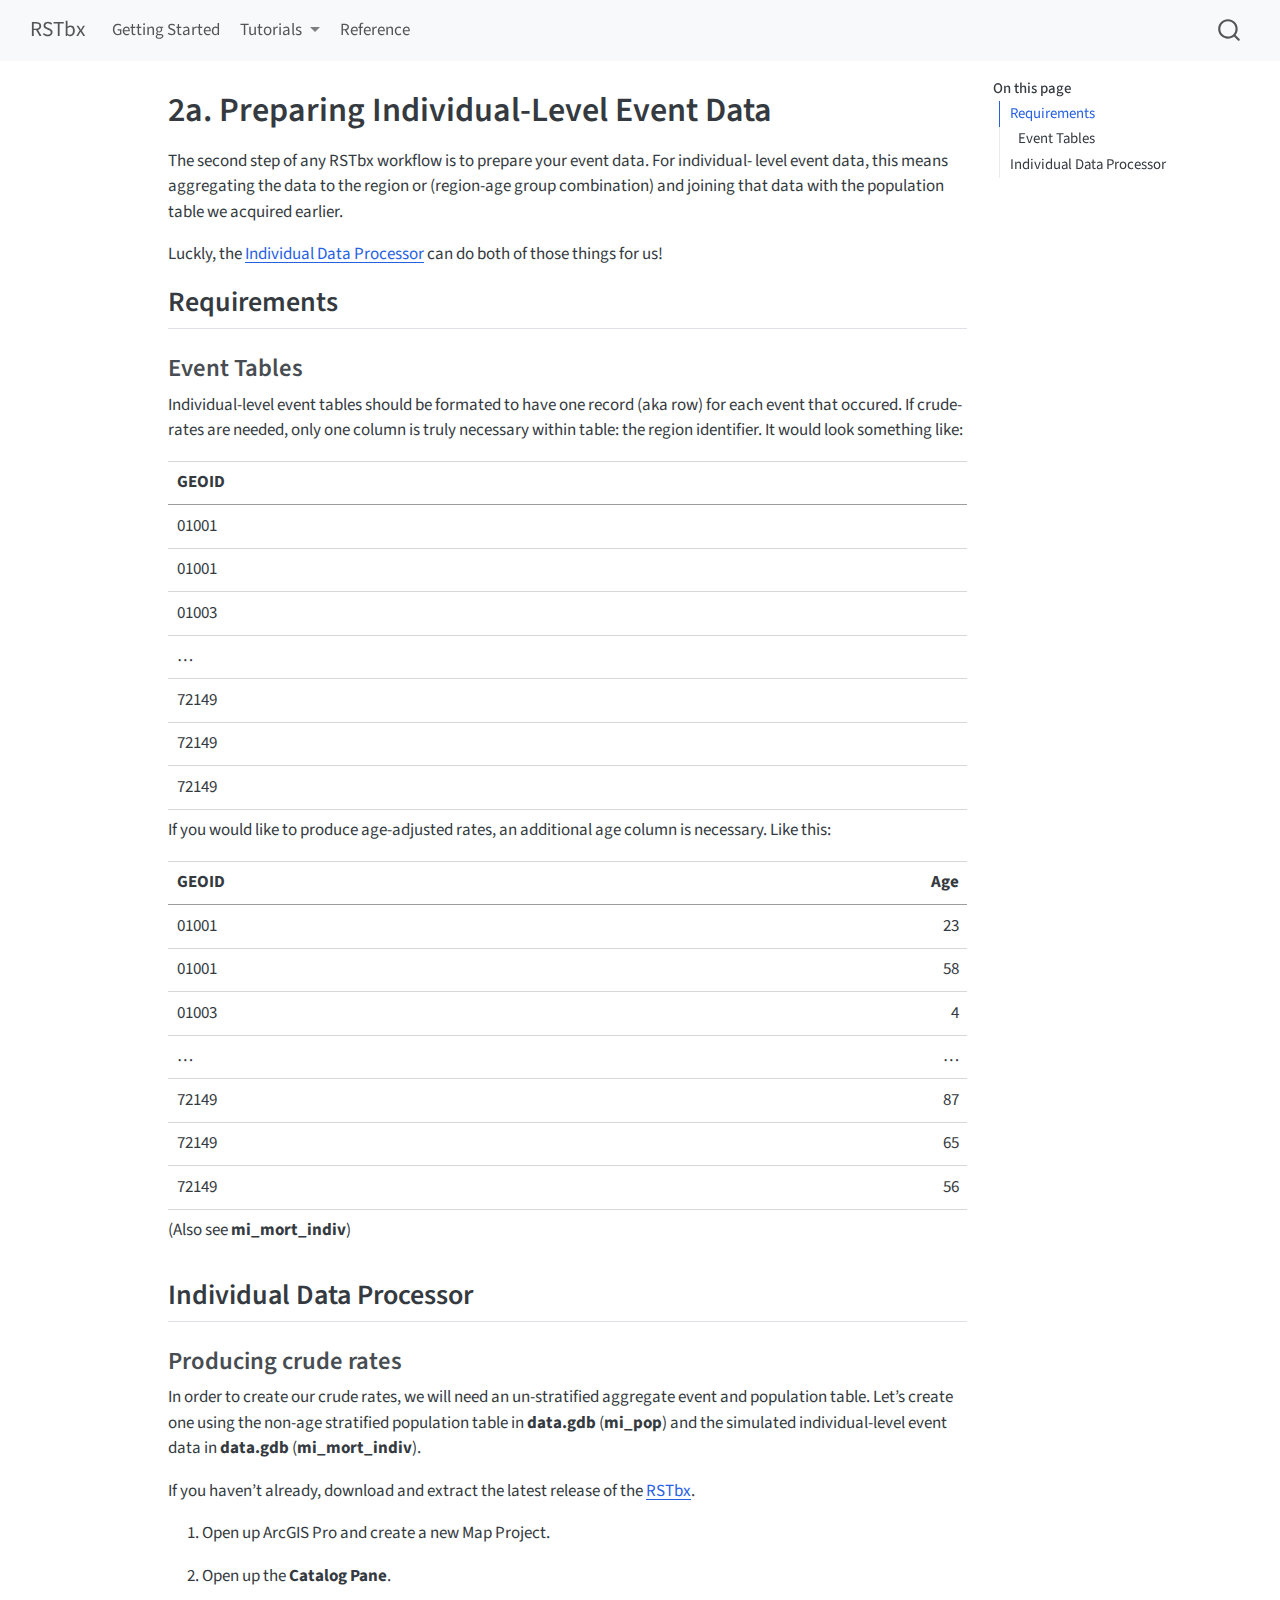
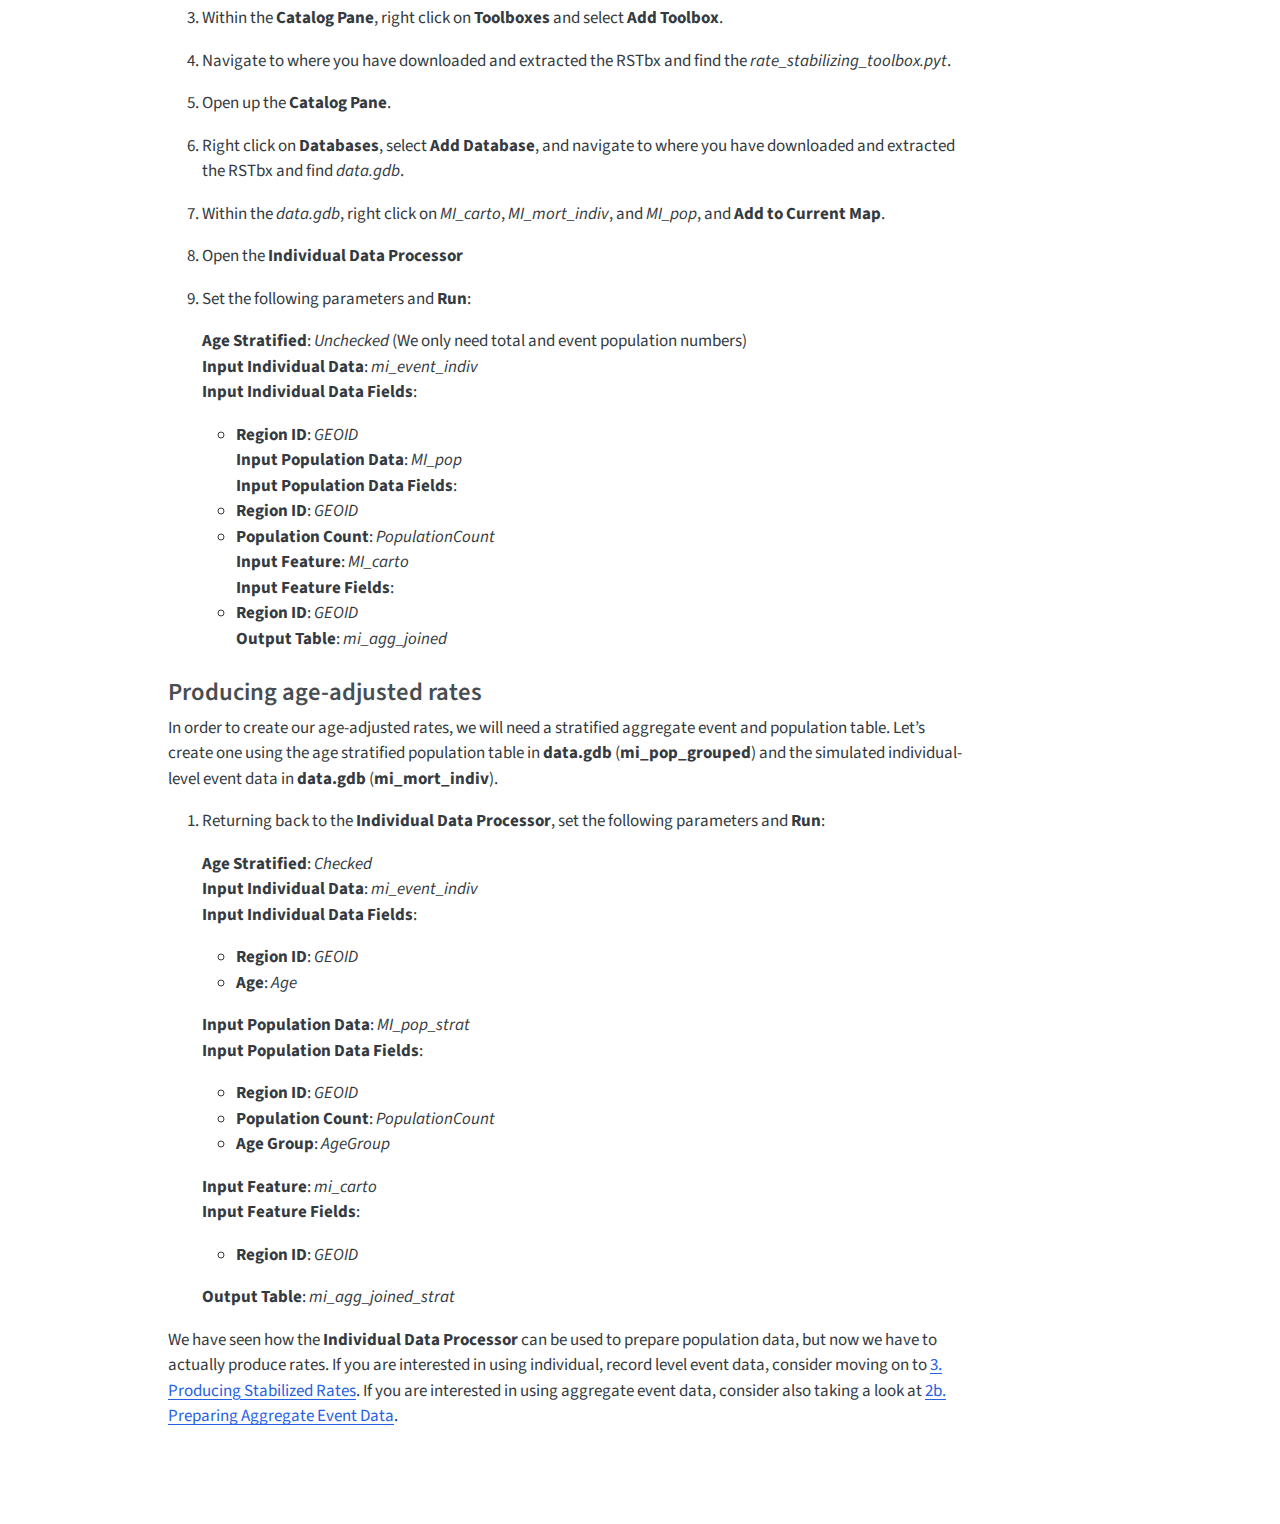
<file: tutorial/2a_indiv_event_data.html>
<!DOCTYPE html>
<html xmlns="http://www.w3.org/1999/xhtml" lang="en" xml:lang="en"><head>

<meta charset="utf-8">
<meta name="generator" content="quarto-1.7.32">

<meta name="viewport" content="width=device-width, initial-scale=1.0, user-scalable=yes">


<title>2a. Preparing Individual-Level Event Data – RSTbx</title>
<style>
code{white-space: pre-wrap;}
span.smallcaps{font-variant: small-caps;}
div.columns{display: flex; gap: min(4vw, 1.5em);}
div.column{flex: auto; overflow-x: auto;}
div.hanging-indent{margin-left: 1.5em; text-indent: -1.5em;}
ul.task-list{list-style: none;}
ul.task-list li input[type="checkbox"] {
  width: 0.8em;
  margin: 0 0.8em 0.2em -1em; /* quarto-specific, see https://github.com/quarto-dev/quarto-cli/issues/4556 */ 
  vertical-align: middle;
}
</style>


<script src="../site_libs/quarto-nav/quarto-nav.js"></script>
<script src="../site_libs/quarto-nav/headroom.min.js"></script>
<script src="../site_libs/clipboard/clipboard.min.js"></script>
<script src="../site_libs/quarto-search/autocomplete.umd.js"></script>
<script src="../site_libs/quarto-search/fuse.min.js"></script>
<script src="../site_libs/quarto-search/quarto-search.js"></script>
<meta name="quarto:offset" content="../">
<script src="../site_libs/quarto-html/quarto.js" type="module"></script>
<script src="../site_libs/quarto-html/tabsets/tabsets.js" type="module"></script>
<script src="../site_libs/quarto-html/popper.min.js"></script>
<script src="../site_libs/quarto-html/tippy.umd.min.js"></script>
<script src="../site_libs/quarto-html/anchor.min.js"></script>
<link href="../site_libs/quarto-html/tippy.css" rel="stylesheet">
<link href="../site_libs/quarto-html/quarto-syntax-highlighting-37eea08aefeeee20ff55810ff984fec1.css" rel="stylesheet" id="quarto-text-highlighting-styles">
<script src="../site_libs/bootstrap/bootstrap.min.js"></script>
<link href="../site_libs/bootstrap/bootstrap-icons.css" rel="stylesheet">
<link href="../site_libs/bootstrap/bootstrap-a986a95301e671fce2c6472dffc862a1.min.css" rel="stylesheet" append-hash="true" id="quarto-bootstrap" data-mode="light">
<script id="quarto-search-options" type="application/json">{
  "location": "navbar",
  "copy-button": false,
  "collapse-after": 3,
  "panel-placement": "end",
  "type": "overlay",
  "limit": 50,
  "keyboard-shortcut": [
    "f",
    "/",
    "s"
  ],
  "show-item-context": false,
  "language": {
    "search-no-results-text": "No results",
    "search-matching-documents-text": "matching documents",
    "search-copy-link-title": "Copy link to search",
    "search-hide-matches-text": "Hide additional matches",
    "search-more-match-text": "more match in this document",
    "search-more-matches-text": "more matches in this document",
    "search-clear-button-title": "Clear",
    "search-text-placeholder": "",
    "search-detached-cancel-button-title": "Cancel",
    "search-submit-button-title": "Submit",
    "search-label": "Search"
  }
}</script>


</head>

<body class="nav-fixed quarto-light">

<div id="quarto-search-results"></div>
  <header id="quarto-header" class="headroom fixed-top">
    <nav class="navbar navbar-expand-lg " data-bs-theme="dark">
      <div class="navbar-container container-fluid">
      <div class="navbar-brand-container mx-auto">
    <a class="navbar-brand" href="../index.html">
    <span class="navbar-title">RSTbx</span>
    </a>
  </div>
            <div id="quarto-search" class="" title="Search"></div>
          <button class="navbar-toggler" type="button" data-bs-toggle="collapse" data-bs-target="#navbarCollapse" aria-controls="navbarCollapse" role="menu" aria-expanded="false" aria-label="Toggle navigation" onclick="if (window.quartoToggleHeadroom) { window.quartoToggleHeadroom(); }">
  <span class="navbar-toggler-icon"></span>
</button>
          <div class="collapse navbar-collapse" id="navbarCollapse">
            <ul class="navbar-nav navbar-nav-scroll me-auto">
  <li class="nav-item">
    <a class="nav-link" href="../index.html"> 
<span class="menu-text">Getting Started</span></a>
  </li>  
  <li class="nav-item dropdown ">
    <a class="nav-link dropdown-toggle" href="#" id="nav-menu-tutorials" role="link" data-bs-toggle="dropdown" aria-expanded="false">
 <span class="menu-text">Tutorials</span>
    </a>
    <ul class="dropdown-menu" aria-labelledby="nav-menu-tutorials">    
        <li>
    <a class="dropdown-item" href="../tutorial/1_pop_data.html">
 <span class="dropdown-text">1. Acquiring Population Data</span></a>
  </li>  
        <li>
    <a class="dropdown-item" href="../tutorial/2a_indiv_event_data.html">
 <span class="dropdown-text">2a. Preparing Individual-Level Event Data</span></a>
  </li>  
        <li>
    <a class="dropdown-item" href="../tutorial/2b_agg_event_data.html">
 <span class="dropdown-text">2b. Preparing Aggregate Event Data</span></a>
  </li>  
        <li>
    <a class="dropdown-item" href="../tutorial/3_stab_rates.html">
 <span class="dropdown-text">3. Producing Stabilized Rates</span></a>
  </li>  
    </ul>
  </li>
  <li class="nav-item">
    <a class="nav-link" href="../reference/index.html"> 
<span class="menu-text">Reference</span></a>
  </li>  
</ul>
          </div> <!-- /navcollapse -->
            <div class="quarto-navbar-tools">
</div>
      </div> <!-- /container-fluid -->
    </nav>
</header>
<!-- content -->
<div id="quarto-content" class="quarto-container page-columns page-rows-contents page-layout-article page-navbar">
<!-- sidebar -->
<!-- margin-sidebar -->
    <div id="quarto-margin-sidebar" class="sidebar margin-sidebar">
        <nav id="TOC" role="doc-toc" class="toc-active">
    <h2 id="toc-title">On this page</h2>
   
  <ul>
  <li><a href="#requirements" id="toc-requirements" class="nav-link active" data-scroll-target="#requirements">Requirements</a>
  <ul class="collapse">
  <li><a href="#event-tables" id="toc-event-tables" class="nav-link" data-scroll-target="#event-tables">Event Tables</a></li>
  </ul></li>
  <li><a href="#individual-data-processor" id="toc-individual-data-processor" class="nav-link" data-scroll-target="#individual-data-processor">Individual Data Processor</a>
  <ul class="collapse">
  <li><a href="#producing-crude-rates" id="toc-producing-crude-rates" class="nav-link" data-scroll-target="#producing-crude-rates">Producing crude rates</a></li>
  <li><a href="#producing-age-adjusted-rates" id="toc-producing-age-adjusted-rates" class="nav-link" data-scroll-target="#producing-age-adjusted-rates">Producing age-adjusted rates</a></li>
  </ul></li>
  </ul>
</nav>
    </div>
<!-- main -->
<main class="content" id="quarto-document-content">

<header id="title-block-header" class="quarto-title-block default">
<div class="quarto-title">
<h1 class="title">2a. Preparing Individual-Level Event Data</h1>
</div>



<div class="quarto-title-meta">

    
  
    
  </div>
  


</header>


<p>The second step of any RSTbx workflow is to prepare your event data. For individual- level event data, this means aggregating the data to the region or (region-age group combination) and joining that data with the population table we acquired earlier.</p>
<p>Luckly, the <a href="../reference/IDP.html">Individual Data Processor</a> can do both of those things for us!</p>
<section id="requirements" class="level2">
<h2 class="anchored" data-anchor-id="requirements">Requirements</h2>
<section id="event-tables" class="level3">
<h3 class="anchored" data-anchor-id="event-tables">Event Tables</h3>
<p>Individual-level event tables should be formated to have one record (aka row) for each event that occured. If crude-rates are needed, only one column is truly necessary within table: the region identifier. It would look something like:</p>
<table class="caption-top table">
<thead>
<tr class="header">
<th style="text-align: left;">GEOID</th>
</tr>
</thead>
<tbody>
<tr class="odd">
<td style="text-align: left;">01001</td>
</tr>
<tr class="even">
<td style="text-align: left;">01001</td>
</tr>
<tr class="odd">
<td style="text-align: left;">01003</td>
</tr>
<tr class="even">
<td style="text-align: left;">…</td>
</tr>
<tr class="odd">
<td style="text-align: left;">72149</td>
</tr>
<tr class="even">
<td style="text-align: left;">72149</td>
</tr>
<tr class="odd">
<td style="text-align: left;">72149</td>
</tr>
</tbody>
</table>
<p>If you would like to produce age-adjusted rates, an additional age column is necessary. Like this:</p>
<table class="caption-top table">
<thead>
<tr class="header">
<th style="text-align: left;">GEOID</th>
<th style="text-align: right;">Age</th>
</tr>
</thead>
<tbody>
<tr class="odd">
<td style="text-align: left;">01001</td>
<td style="text-align: right;">23</td>
</tr>
<tr class="even">
<td style="text-align: left;">01001</td>
<td style="text-align: right;">58</td>
</tr>
<tr class="odd">
<td style="text-align: left;">01003</td>
<td style="text-align: right;">4</td>
</tr>
<tr class="even">
<td style="text-align: left;">…</td>
<td style="text-align: right;">…</td>
</tr>
<tr class="odd">
<td style="text-align: left;">72149</td>
<td style="text-align: right;">87</td>
</tr>
<tr class="even">
<td style="text-align: left;">72149</td>
<td style="text-align: right;">65</td>
</tr>
<tr class="odd">
<td style="text-align: left;">72149</td>
<td style="text-align: right;">56</td>
</tr>
</tbody>
</table>
<p>(Also see <strong>mi_mort_indiv</strong>)</p>
</section>
</section>
<section id="individual-data-processor" class="level2">
<h2 class="anchored" data-anchor-id="individual-data-processor">Individual Data Processor</h2>
<section id="producing-crude-rates" class="level3">
<h3 class="anchored" data-anchor-id="producing-crude-rates">Producing crude rates</h3>
<p>In order to create our crude rates, we will need an un-stratified aggregate event and population table. Let’s create one using the non-age stratified population table in <strong>data.gdb</strong> (<strong>mi_pop</strong>) and the simulated individual-level event data in <strong>data.gdb</strong> (<strong>mi_mort_indiv</strong>).</p>
<p>If you haven’t already, download and extract the latest release of the <a href="https://github.com/CEHI-code-repos/RateStabilizingToolbox/releases/latest">RSTbx</a>.</p>
<ol type="1">
<li><p>Open up ArcGIS Pro and create a new Map Project.</p></li>
<li><p>Open up the <strong>Catalog Pane</strong>.</p></li>
<li><p>Within the <strong>Catalog Pane</strong>, right click on <strong>Toolboxes</strong> and select <strong>Add Toolbox</strong>.</p></li>
<li><p>Navigate to where you have downloaded and extracted the RSTbx and find the <em>rate_stabilizing_toolbox.pyt</em>.</p></li>
<li><p>Open up the <strong>Catalog Pane</strong>.</p></li>
<li><p>Right click on <strong>Databases</strong>, select <strong>Add Database</strong>, and navigate to where you have downloaded and extracted the RSTbx and find <em>data.gdb</em>.</p></li>
<li><p>Within the <em>data.gdb</em>, right click on <em>MI_carto</em>, <em>MI_mort_indiv</em>, and <em>MI_pop</em>, and <strong>Add to Current Map</strong>.</p></li>
<li><p>Open the <strong>Individual Data Processor</strong></p></li>
<li><p>Set the following parameters and <strong>Run</strong>:</p>
<p><strong>Age Stratified</strong>: <em>Unchecked</em> (We only need total and event population numbers)<br>
<strong>Input Individual Data</strong>: <em>mi_event_indiv</em><br>
<strong>Input Individual Data Fields</strong>:</p>
<ul>
<li><strong>Region ID</strong>: <em>GEOID</em><br>
<strong>Input Population Data</strong>: <em>MI_pop</em><br>
<strong>Input Population Data Fields</strong>:<br>
</li>
<li><strong>Region ID</strong>: <em>GEOID</em><br>
</li>
<li><strong>Population Count</strong>: <em>PopulationCount</em><br>
<strong>Input Feature</strong>: <em>MI_carto</em><br>
<strong>Input Feature Fields</strong>:<br>
</li>
<li><strong>Region ID</strong>: <em>GEOID</em><br>
<strong>Output Table</strong>: <em>mi_agg_joined</em></li>
</ul></li>
</ol>
</section>
<section id="producing-age-adjusted-rates" class="level3">
<h3 class="anchored" data-anchor-id="producing-age-adjusted-rates">Producing age-adjusted rates</h3>
<p>In order to create our age-adjusted rates, we will need a stratified aggregate event and population table. Let’s create one using the age stratified population table in <strong>data.gdb</strong> (<strong>mi_pop_grouped</strong>) and the simulated individual-level event data in <strong>data.gdb</strong> (<strong>mi_mort_indiv</strong>).</p>
<ol type="1">
<li><p>Returning back to the <strong>Individual Data Processor</strong>, set the following parameters and <strong>Run</strong>:</p>
<p><strong>Age Stratified</strong>: <em>Checked</em><br>
<strong>Input Individual Data</strong>: <em>mi_event_indiv</em><br>
<strong>Input Individual Data Fields</strong>:</p>
<ul>
<li><strong>Region ID</strong>: <em>GEOID</em><br>
</li>
<li><strong>Age</strong>: <em>Age</em></li>
</ul>
<p><strong>Input Population Data</strong>: <em>MI_pop_strat</em><br>
<strong>Input Population Data Fields</strong>:</p>
<ul>
<li><strong>Region ID</strong>: <em>GEOID</em><br>
</li>
<li><strong>Population Count</strong>: <em>PopulationCount</em><br>
</li>
<li><strong>Age Group</strong>: <em>AgeGroup</em></li>
</ul>
<p><strong>Input Feature</strong>: <em>mi_carto</em><br>
<strong>Input Feature Fields</strong>:</p>
<ul>
<li><strong>Region ID</strong>: <em>GEOID</em></li>
</ul>
<p><strong>Output Table</strong>: <em>mi_agg_joined_strat</em></p></li>
</ol>
<p>We have seen how the <strong>Individual Data Processor</strong> can be used to prepare population data, but now we have to actually produce rates. If you are interested in using individual, record level event data, consider moving on to <a href="../tutorial/3_stab_rates.html">3. Producing Stabilized Rates</a>. If you are interested in using aggregate event data, consider also taking a look at <a href="2a_agg_event_data.qmd">2b. Preparing Aggregate Event Data</a>.</p>


</section>
</section>

</main> <!-- /main -->
<script id="quarto-html-after-body" type="application/javascript">
  window.document.addEventListener("DOMContentLoaded", function (event) {
    const icon = "";
    const anchorJS = new window.AnchorJS();
    anchorJS.options = {
      placement: 'right',
      icon: icon
    };
    anchorJS.add('.anchored');
    const isCodeAnnotation = (el) => {
      for (const clz of el.classList) {
        if (clz.startsWith('code-annotation-')) {                     
          return true;
        }
      }
      return false;
    }
    const onCopySuccess = function(e) {
      // button target
      const button = e.trigger;
      // don't keep focus
      button.blur();
      // flash "checked"
      button.classList.add('code-copy-button-checked');
      var currentTitle = button.getAttribute("title");
      button.setAttribute("title", "Copied!");
      let tooltip;
      if (window.bootstrap) {
        button.setAttribute("data-bs-toggle", "tooltip");
        button.setAttribute("data-bs-placement", "left");
        button.setAttribute("data-bs-title", "Copied!");
        tooltip = new bootstrap.Tooltip(button, 
          { trigger: "manual", 
            customClass: "code-copy-button-tooltip",
            offset: [0, -8]});
        tooltip.show();    
      }
      setTimeout(function() {
        if (tooltip) {
          tooltip.hide();
          button.removeAttribute("data-bs-title");
          button.removeAttribute("data-bs-toggle");
          button.removeAttribute("data-bs-placement");
        }
        button.setAttribute("title", currentTitle);
        button.classList.remove('code-copy-button-checked');
      }, 1000);
      // clear code selection
      e.clearSelection();
    }
    const getTextToCopy = function(trigger) {
        const codeEl = trigger.previousElementSibling.cloneNode(true);
        for (const childEl of codeEl.children) {
          if (isCodeAnnotation(childEl)) {
            childEl.remove();
          }
        }
        return codeEl.innerText;
    }
    const clipboard = new window.ClipboardJS('.code-copy-button:not([data-in-quarto-modal])', {
      text: getTextToCopy
    });
    clipboard.on('success', onCopySuccess);
    if (window.document.getElementById('quarto-embedded-source-code-modal')) {
      const clipboardModal = new window.ClipboardJS('.code-copy-button[data-in-quarto-modal]', {
        text: getTextToCopy,
        container: window.document.getElementById('quarto-embedded-source-code-modal')
      });
      clipboardModal.on('success', onCopySuccess);
    }
      var localhostRegex = new RegExp(/^(?:http|https):\/\/localhost\:?[0-9]*\//);
      var mailtoRegex = new RegExp(/^mailto:/);
        var filterRegex = new RegExp("https:\/\/CEHI-code-repos\.github\.io\/RateStabilizingToolbox\/");
      var isInternal = (href) => {
          return filterRegex.test(href) || localhostRegex.test(href) || mailtoRegex.test(href);
      }
      // Inspect non-navigation links and adorn them if external
     var links = window.document.querySelectorAll('a[href]:not(.nav-link):not(.navbar-brand):not(.toc-action):not(.sidebar-link):not(.sidebar-item-toggle):not(.pagination-link):not(.no-external):not([aria-hidden]):not(.dropdown-item):not(.quarto-navigation-tool):not(.about-link)');
      for (var i=0; i<links.length; i++) {
        const link = links[i];
        if (!isInternal(link.href)) {
          // undo the damage that might have been done by quarto-nav.js in the case of
          // links that we want to consider external
          if (link.dataset.originalHref !== undefined) {
            link.href = link.dataset.originalHref;
          }
        }
      }
    function tippyHover(el, contentFn, onTriggerFn, onUntriggerFn) {
      const config = {
        allowHTML: true,
        maxWidth: 500,
        delay: 100,
        arrow: false,
        appendTo: function(el) {
            return el.parentElement;
        },
        interactive: true,
        interactiveBorder: 10,
        theme: 'quarto',
        placement: 'bottom-start',
      };
      if (contentFn) {
        config.content = contentFn;
      }
      if (onTriggerFn) {
        config.onTrigger = onTriggerFn;
      }
      if (onUntriggerFn) {
        config.onUntrigger = onUntriggerFn;
      }
      window.tippy(el, config); 
    }
    const noterefs = window.document.querySelectorAll('a[role="doc-noteref"]');
    for (var i=0; i<noterefs.length; i++) {
      const ref = noterefs[i];
      tippyHover(ref, function() {
        // use id or data attribute instead here
        let href = ref.getAttribute('data-footnote-href') || ref.getAttribute('href');
        try { href = new URL(href).hash; } catch {}
        const id = href.replace(/^#\/?/, "");
        const note = window.document.getElementById(id);
        if (note) {
          return note.innerHTML;
        } else {
          return "";
        }
      });
    }
    const xrefs = window.document.querySelectorAll('a.quarto-xref');
    const processXRef = (id, note) => {
      // Strip column container classes
      const stripColumnClz = (el) => {
        el.classList.remove("page-full", "page-columns");
        if (el.children) {
          for (const child of el.children) {
            stripColumnClz(child);
          }
        }
      }
      stripColumnClz(note)
      if (id === null || id.startsWith('sec-')) {
        // Special case sections, only their first couple elements
        const container = document.createElement("div");
        if (note.children && note.children.length > 2) {
          container.appendChild(note.children[0].cloneNode(true));
          for (let i = 1; i < note.children.length; i++) {
            const child = note.children[i];
            if (child.tagName === "P" && child.innerText === "") {
              continue;
            } else {
              container.appendChild(child.cloneNode(true));
              break;
            }
          }
          if (window.Quarto?.typesetMath) {
            window.Quarto.typesetMath(container);
          }
          return container.innerHTML
        } else {
          if (window.Quarto?.typesetMath) {
            window.Quarto.typesetMath(note);
          }
          return note.innerHTML;
        }
      } else {
        // Remove any anchor links if they are present
        const anchorLink = note.querySelector('a.anchorjs-link');
        if (anchorLink) {
          anchorLink.remove();
        }
        if (window.Quarto?.typesetMath) {
          window.Quarto.typesetMath(note);
        }
        if (note.classList.contains("callout")) {
          return note.outerHTML;
        } else {
          return note.innerHTML;
        }
      }
    }
    for (var i=0; i<xrefs.length; i++) {
      const xref = xrefs[i];
      tippyHover(xref, undefined, function(instance) {
        instance.disable();
        let url = xref.getAttribute('href');
        let hash = undefined; 
        if (url.startsWith('#')) {
          hash = url;
        } else {
          try { hash = new URL(url).hash; } catch {}
        }
        if (hash) {
          const id = hash.replace(/^#\/?/, "");
          const note = window.document.getElementById(id);
          if (note !== null) {
            try {
              const html = processXRef(id, note.cloneNode(true));
              instance.setContent(html);
            } finally {
              instance.enable();
              instance.show();
            }
          } else {
            // See if we can fetch this
            fetch(url.split('#')[0])
            .then(res => res.text())
            .then(html => {
              const parser = new DOMParser();
              const htmlDoc = parser.parseFromString(html, "text/html");
              const note = htmlDoc.getElementById(id);
              if (note !== null) {
                const html = processXRef(id, note);
                instance.setContent(html);
              } 
            }).finally(() => {
              instance.enable();
              instance.show();
            });
          }
        } else {
          // See if we can fetch a full url (with no hash to target)
          // This is a special case and we should probably do some content thinning / targeting
          fetch(url)
          .then(res => res.text())
          .then(html => {
            const parser = new DOMParser();
            const htmlDoc = parser.parseFromString(html, "text/html");
            const note = htmlDoc.querySelector('main.content');
            if (note !== null) {
              // This should only happen for chapter cross references
              // (since there is no id in the URL)
              // remove the first header
              if (note.children.length > 0 && note.children[0].tagName === "HEADER") {
                note.children[0].remove();
              }
              const html = processXRef(null, note);
              instance.setContent(html);
            } 
          }).finally(() => {
            instance.enable();
            instance.show();
          });
        }
      }, function(instance) {
      });
    }
        let selectedAnnoteEl;
        const selectorForAnnotation = ( cell, annotation) => {
          let cellAttr = 'data-code-cell="' + cell + '"';
          let lineAttr = 'data-code-annotation="' +  annotation + '"';
          const selector = 'span[' + cellAttr + '][' + lineAttr + ']';
          return selector;
        }
        const selectCodeLines = (annoteEl) => {
          const doc = window.document;
          const targetCell = annoteEl.getAttribute("data-target-cell");
          const targetAnnotation = annoteEl.getAttribute("data-target-annotation");
          const annoteSpan = window.document.querySelector(selectorForAnnotation(targetCell, targetAnnotation));
          const lines = annoteSpan.getAttribute("data-code-lines").split(",");
          const lineIds = lines.map((line) => {
            return targetCell + "-" + line;
          })
          let top = null;
          let height = null;
          let parent = null;
          if (lineIds.length > 0) {
              //compute the position of the single el (top and bottom and make a div)
              const el = window.document.getElementById(lineIds[0]);
              top = el.offsetTop;
              height = el.offsetHeight;
              parent = el.parentElement.parentElement;
            if (lineIds.length > 1) {
              const lastEl = window.document.getElementById(lineIds[lineIds.length - 1]);
              const bottom = lastEl.offsetTop + lastEl.offsetHeight;
              height = bottom - top;
            }
            if (top !== null && height !== null && parent !== null) {
              // cook up a div (if necessary) and position it 
              let div = window.document.getElementById("code-annotation-line-highlight");
              if (div === null) {
                div = window.document.createElement("div");
                div.setAttribute("id", "code-annotation-line-highlight");
                div.style.position = 'absolute';
                parent.appendChild(div);
              }
              div.style.top = top - 2 + "px";
              div.style.height = height + 4 + "px";
              div.style.left = 0;
              let gutterDiv = window.document.getElementById("code-annotation-line-highlight-gutter");
              if (gutterDiv === null) {
                gutterDiv = window.document.createElement("div");
                gutterDiv.setAttribute("id", "code-annotation-line-highlight-gutter");
                gutterDiv.style.position = 'absolute';
                const codeCell = window.document.getElementById(targetCell);
                const gutter = codeCell.querySelector('.code-annotation-gutter');
                gutter.appendChild(gutterDiv);
              }
              gutterDiv.style.top = top - 2 + "px";
              gutterDiv.style.height = height + 4 + "px";
            }
            selectedAnnoteEl = annoteEl;
          }
        };
        const unselectCodeLines = () => {
          const elementsIds = ["code-annotation-line-highlight", "code-annotation-line-highlight-gutter"];
          elementsIds.forEach((elId) => {
            const div = window.document.getElementById(elId);
            if (div) {
              div.remove();
            }
          });
          selectedAnnoteEl = undefined;
        };
          // Handle positioning of the toggle
      window.addEventListener(
        "resize",
        throttle(() => {
          elRect = undefined;
          if (selectedAnnoteEl) {
            selectCodeLines(selectedAnnoteEl);
          }
        }, 10)
      );
      function throttle(fn, ms) {
      let throttle = false;
      let timer;
        return (...args) => {
          if(!throttle) { // first call gets through
              fn.apply(this, args);
              throttle = true;
          } else { // all the others get throttled
              if(timer) clearTimeout(timer); // cancel #2
              timer = setTimeout(() => {
                fn.apply(this, args);
                timer = throttle = false;
              }, ms);
          }
        };
      }
        // Attach click handler to the DT
        const annoteDls = window.document.querySelectorAll('dt[data-target-cell]');
        for (const annoteDlNode of annoteDls) {
          annoteDlNode.addEventListener('click', (event) => {
            const clickedEl = event.target;
            if (clickedEl !== selectedAnnoteEl) {
              unselectCodeLines();
              const activeEl = window.document.querySelector('dt[data-target-cell].code-annotation-active');
              if (activeEl) {
                activeEl.classList.remove('code-annotation-active');
              }
              selectCodeLines(clickedEl);
              clickedEl.classList.add('code-annotation-active');
            } else {
              // Unselect the line
              unselectCodeLines();
              clickedEl.classList.remove('code-annotation-active');
            }
          });
        }
    const findCites = (el) => {
      const parentEl = el.parentElement;
      if (parentEl) {
        const cites = parentEl.dataset.cites;
        if (cites) {
          return {
            el,
            cites: cites.split(' ')
          };
        } else {
          return findCites(el.parentElement)
        }
      } else {
        return undefined;
      }
    };
    var bibliorefs = window.document.querySelectorAll('a[role="doc-biblioref"]');
    for (var i=0; i<bibliorefs.length; i++) {
      const ref = bibliorefs[i];
      const citeInfo = findCites(ref);
      if (citeInfo) {
        tippyHover(citeInfo.el, function() {
          var popup = window.document.createElement('div');
          citeInfo.cites.forEach(function(cite) {
            var citeDiv = window.document.createElement('div');
            citeDiv.classList.add('hanging-indent');
            citeDiv.classList.add('csl-entry');
            var biblioDiv = window.document.getElementById('ref-' + cite);
            if (biblioDiv) {
              citeDiv.innerHTML = biblioDiv.innerHTML;
            }
            popup.appendChild(citeDiv);
          });
          return popup.innerHTML;
        });
      }
    }
  });
  </script>
</div> <!-- /content -->




</body></html>
</file>
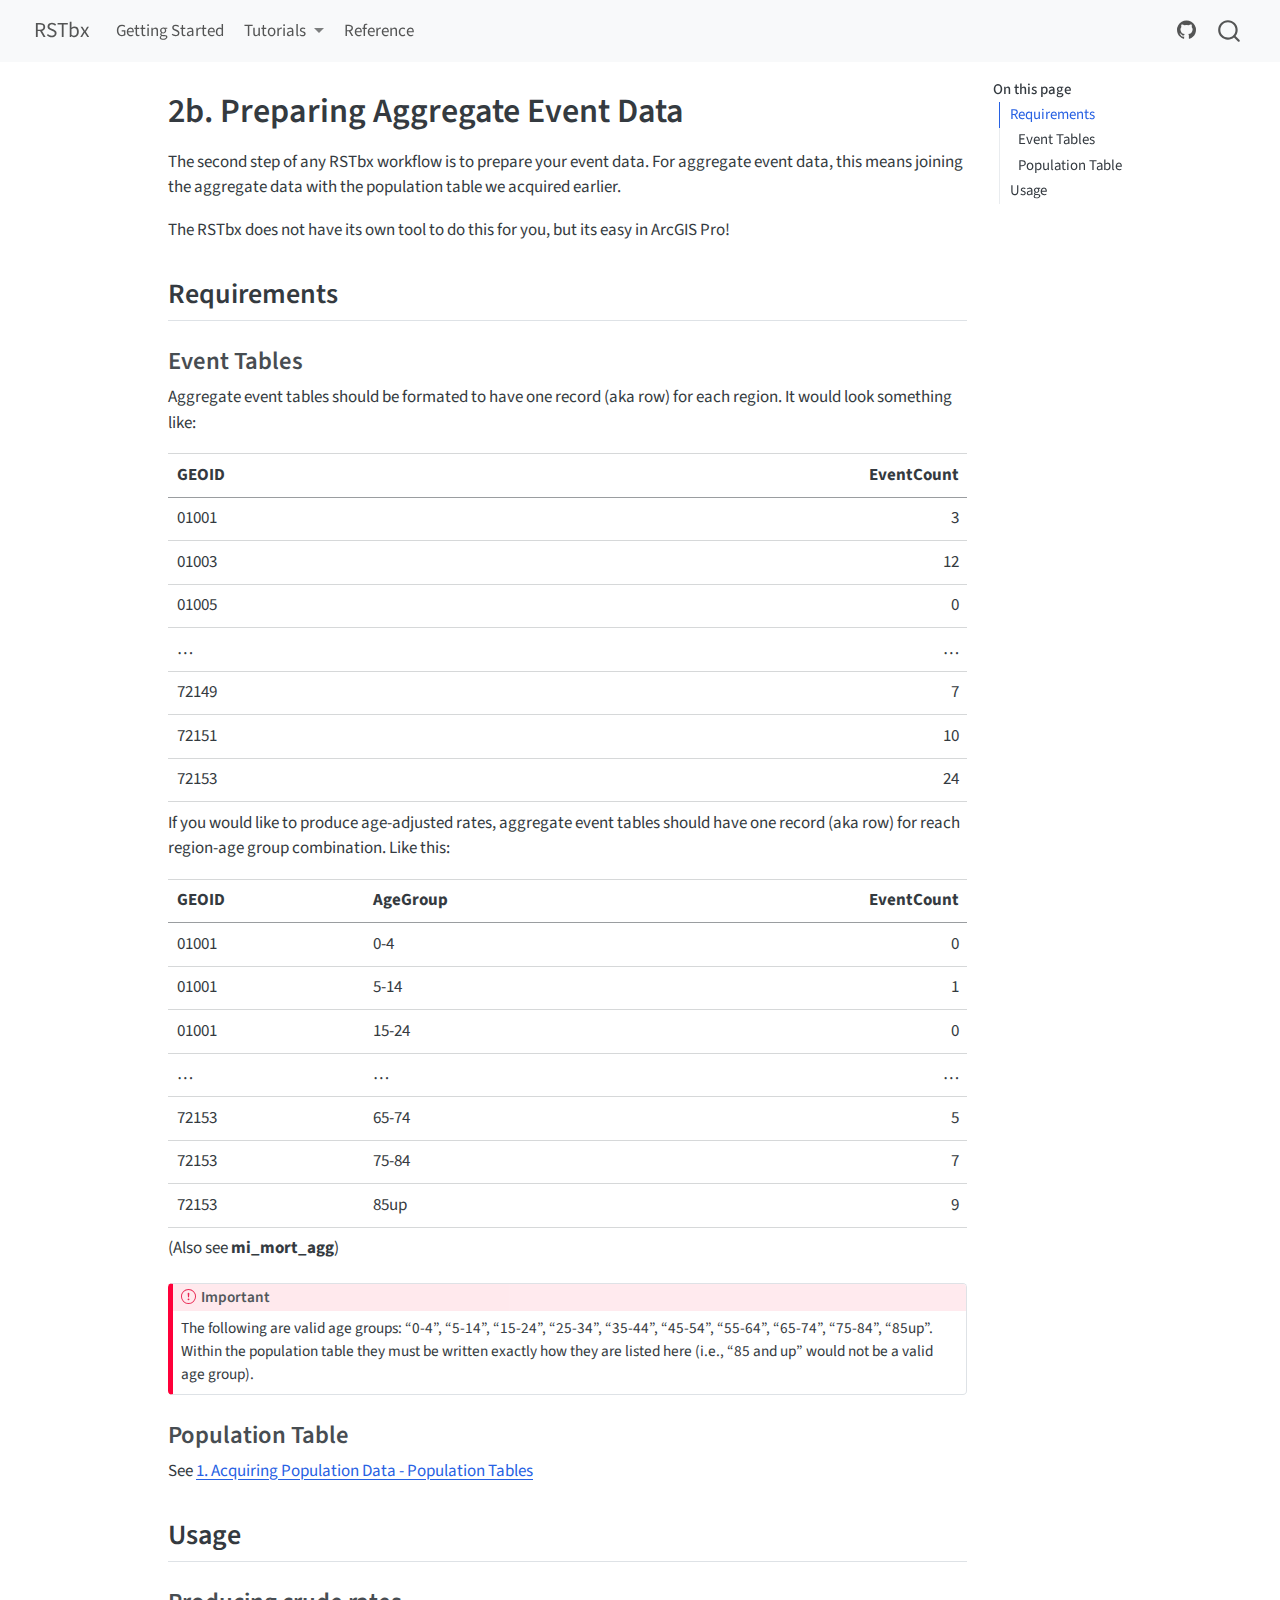
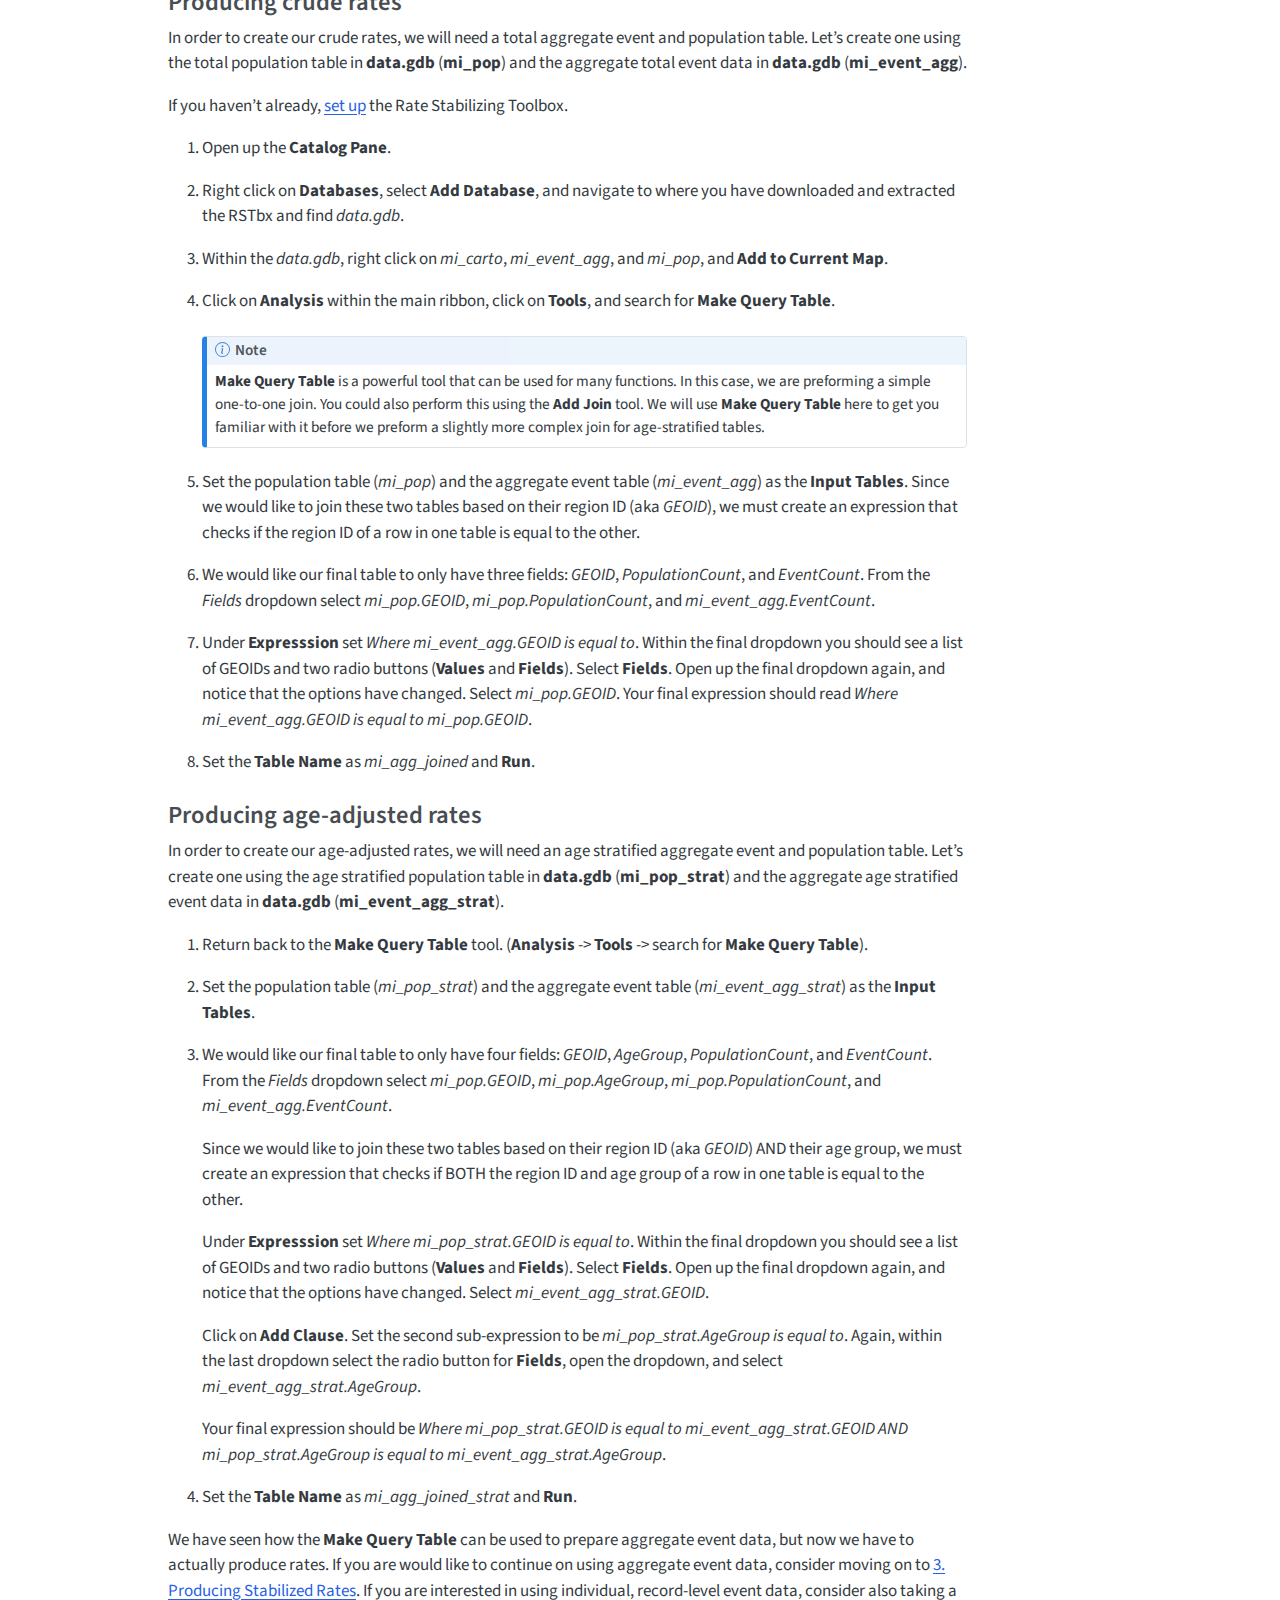
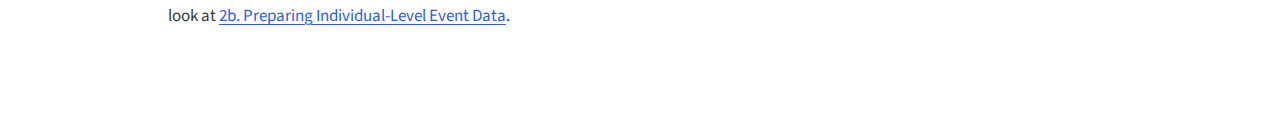
<file: tutorial/2b_agg_event_data.html>
<!DOCTYPE html>
<html xmlns="http://www.w3.org/1999/xhtml" lang="en" xml:lang="en"><head>

<meta charset="utf-8">
<meta name="generator" content="quarto-1.8.24">

<meta name="viewport" content="width=device-width, initial-scale=1.0, user-scalable=yes">


<title>2b. Preparing Aggregate Event Data – RSTbx</title>
<style>
code{white-space: pre-wrap;}
span.smallcaps{font-variant: small-caps;}
div.columns{display: flex; gap: min(4vw, 1.5em);}
div.column{flex: auto; overflow-x: auto;}
div.hanging-indent{margin-left: 1.5em; text-indent: -1.5em;}
ul.task-list{list-style: none;}
ul.task-list li input[type="checkbox"] {
  width: 0.8em;
  margin: 0 0.8em 0.2em -1em; /* quarto-specific, see https://github.com/quarto-dev/quarto-cli/issues/4556 */ 
  vertical-align: middle;
}
</style>


<script src="../site_libs/quarto-nav/quarto-nav.js"></script>
<script src="../site_libs/quarto-nav/headroom.min.js"></script>
<script src="../site_libs/clipboard/clipboard.min.js"></script>
<script src="../site_libs/quarto-search/autocomplete.umd.js"></script>
<script src="../site_libs/quarto-search/fuse.min.js"></script>
<script src="../site_libs/quarto-search/quarto-search.js"></script>
<meta name="quarto:offset" content="../">
<script src="../site_libs/quarto-html/quarto.js" type="module"></script>
<script src="../site_libs/quarto-html/tabsets/tabsets.js" type="module"></script>
<script src="../site_libs/quarto-html/axe/axe-check.js" type="module"></script>
<script src="../site_libs/quarto-html/popper.min.js"></script>
<script src="../site_libs/quarto-html/tippy.umd.min.js"></script>
<script src="../site_libs/quarto-html/anchor.min.js"></script>
<link href="../site_libs/quarto-html/tippy.css" rel="stylesheet">
<link href="../site_libs/quarto-html/quarto-syntax-highlighting-dc55a5b9e770e841cd82e46aadbfb9b0.css" rel="stylesheet" id="quarto-text-highlighting-styles">
<script src="../site_libs/bootstrap/bootstrap.min.js"></script>
<link href="../site_libs/bootstrap/bootstrap-icons.css" rel="stylesheet">
<link href="../site_libs/bootstrap/bootstrap-1713c1db1ad41a796903378fc9ac7b2b.min.css" rel="stylesheet" append-hash="true" id="quarto-bootstrap" data-mode="light">
<script id="quarto-search-options" type="application/json">{
  "location": "navbar",
  "copy-button": false,
  "collapse-after": 3,
  "panel-placement": "end",
  "type": "overlay",
  "limit": 50,
  "keyboard-shortcut": [
    "f",
    "/",
    "s"
  ],
  "show-item-context": false,
  "language": {
    "search-no-results-text": "No results",
    "search-matching-documents-text": "matching documents",
    "search-copy-link-title": "Copy link to search",
    "search-hide-matches-text": "Hide additional matches",
    "search-more-match-text": "more match in this document",
    "search-more-matches-text": "more matches in this document",
    "search-clear-button-title": "Clear",
    "search-text-placeholder": "",
    "search-detached-cancel-button-title": "Cancel",
    "search-submit-button-title": "Submit",
    "search-label": "Search"
  }
}</script>


</head>

<body class="nav-fixed quarto-light">

<div id="quarto-search-results"></div>
  <header id="quarto-header" class="headroom fixed-top">
    <nav class="navbar navbar-expand-lg " data-bs-theme="dark">
      <div class="navbar-container container-fluid">
      <div class="navbar-brand-container mx-auto">
    <a href="../index.html" class="navbar-brand navbar-brand-logo">
    </a>
    <a class="navbar-brand" href="../index.html">
    <span class="navbar-title">RSTbx</span>
    </a>
  </div>
            <div id="quarto-search" class="" title="Search"></div>
          <button class="navbar-toggler" type="button" data-bs-toggle="collapse" data-bs-target="#navbarCollapse" aria-controls="navbarCollapse" role="menu" aria-expanded="false" aria-label="Toggle navigation" onclick="if (window.quartoToggleHeadroom) { window.quartoToggleHeadroom(); }">
  <span class="navbar-toggler-icon"></span>
</button>
          <div class="collapse navbar-collapse" id="navbarCollapse">
            <ul class="navbar-nav navbar-nav-scroll me-auto">
  <li class="nav-item">
    <a class="nav-link" href="../index.html"> 
<span class="menu-text">Getting Started</span></a>
  </li>  
  <li class="nav-item dropdown ">
    <a class="nav-link dropdown-toggle" href="#" id="nav-menu-tutorials" role="link" data-bs-toggle="dropdown" aria-expanded="false">
 <span class="menu-text">Tutorials</span>
    </a>
    <ul class="dropdown-menu" aria-labelledby="nav-menu-tutorials">    
        <li>
    <a class="dropdown-item" href="../tutorial/1_pop_data.html">
 <span class="dropdown-text">1. Acquiring Population Data</span></a>
  </li>  
        <li>
    <a class="dropdown-item" href="../tutorial/2a_indiv_event_data.html">
 <span class="dropdown-text">2a. Preparing Individual-Level Event Data</span></a>
  </li>  
        <li>
    <a class="dropdown-item" href="../tutorial/2b_agg_event_data.html">
 <span class="dropdown-text">2b. Preparing Aggregate Event Data</span></a>
  </li>  
        <li>
    <a class="dropdown-item" href="../tutorial/3_stab_rates.html">
 <span class="dropdown-text">3. Producing Stabilized Rates</span></a>
  </li>  
    </ul>
  </li>
  <li class="nav-item">
    <a class="nav-link" href="../reference/index.html"> 
<span class="menu-text">Reference</span></a>
  </li>  
</ul>
            <ul class="navbar-nav navbar-nav-scroll ms-auto">
  <li class="nav-item compact">
    <a class="nav-link" href="https://github.com/CEHI-code-repos/RateStabilizingToolbox"> <i class="bi bi-github" role="img">
</i> 
<span class="menu-text"></span></a>
  </li>  
</ul>
          </div> <!-- /navcollapse -->
            <div class="quarto-navbar-tools">
</div>
      </div> <!-- /container-fluid -->
    </nav>
</header>
<!-- content -->
<div id="quarto-content" class="quarto-container page-columns page-rows-contents page-layout-article page-navbar">
<!-- sidebar -->
<!-- margin-sidebar -->
    <div id="quarto-margin-sidebar" class="sidebar margin-sidebar">
        <nav id="TOC" role="doc-toc" class="toc-active">
    <h2 id="toc-title">On this page</h2>
   
  <ul>
  <li><a href="#requirements" id="toc-requirements" class="nav-link active" data-scroll-target="#requirements">Requirements</a>
  <ul class="collapse">
  <li><a href="#event-tables" id="toc-event-tables" class="nav-link" data-scroll-target="#event-tables">Event Tables</a></li>
  <li><a href="#population-table" id="toc-population-table" class="nav-link" data-scroll-target="#population-table">Population Table</a></li>
  </ul></li>
  <li><a href="#usage" id="toc-usage" class="nav-link" data-scroll-target="#usage">Usage</a>
  <ul class="collapse">
  <li><a href="#producing-crude-rates" id="toc-producing-crude-rates" class="nav-link" data-scroll-target="#producing-crude-rates">Producing crude rates</a></li>
  <li><a href="#producing-age-adjusted-rates" id="toc-producing-age-adjusted-rates" class="nav-link" data-scroll-target="#producing-age-adjusted-rates">Producing age-adjusted rates</a></li>
  </ul></li>
  </ul>
</nav>
    </div>
<!-- main -->
<main class="content" id="quarto-document-content">

<header id="title-block-header" class="quarto-title-block default">
<div class="quarto-title">
<h1 class="title">2b. Preparing Aggregate Event Data</h1>
</div>



<div class="quarto-title-meta">

    
  
    
  </div>
  


</header>


<p>The second step of any RSTbx workflow is to prepare your event data. For aggregate event data, this means joining the aggregate data with the population table we acquired earlier.</p>
<p>The RSTbx does not have its own tool to do this for you, but its easy in ArcGIS Pro!</p>
<section id="requirements" class="level2">
<h2 class="anchored" data-anchor-id="requirements">Requirements</h2>
<section id="event-tables" class="level3">
<h3 class="anchored" data-anchor-id="event-tables">Event Tables</h3>
<p>Aggregate event tables should be formated to have one record (aka row) for each region. It would look something like:</p>
<table class="caption-top table">
<thead>
<tr class="header">
<th style="text-align: left;">GEOID</th>
<th style="text-align: right;">EventCount</th>
</tr>
</thead>
<tbody>
<tr class="odd">
<td style="text-align: left;">01001</td>
<td style="text-align: right;">3</td>
</tr>
<tr class="even">
<td style="text-align: left;">01003</td>
<td style="text-align: right;">12</td>
</tr>
<tr class="odd">
<td style="text-align: left;">01005</td>
<td style="text-align: right;">0</td>
</tr>
<tr class="even">
<td style="text-align: left;">…</td>
<td style="text-align: right;">…</td>
</tr>
<tr class="odd">
<td style="text-align: left;">72149</td>
<td style="text-align: right;">7</td>
</tr>
<tr class="even">
<td style="text-align: left;">72151</td>
<td style="text-align: right;">10</td>
</tr>
<tr class="odd">
<td style="text-align: left;">72153</td>
<td style="text-align: right;">24</td>
</tr>
</tbody>
</table>
<p>If you would like to produce age-adjusted rates, aggregate event tables should have one record (aka row) for reach region-age group combination. Like this:</p>
<table class="caption-top table">
<thead>
<tr class="header">
<th style="text-align: left;">GEOID</th>
<th style="text-align: left;">AgeGroup</th>
<th style="text-align: right;">EventCount</th>
</tr>
</thead>
<tbody>
<tr class="odd">
<td style="text-align: left;">01001</td>
<td style="text-align: left;">0-4</td>
<td style="text-align: right;">0</td>
</tr>
<tr class="even">
<td style="text-align: left;">01001</td>
<td style="text-align: left;">5-14</td>
<td style="text-align: right;">1</td>
</tr>
<tr class="odd">
<td style="text-align: left;">01001</td>
<td style="text-align: left;">15-24</td>
<td style="text-align: right;">0</td>
</tr>
<tr class="even">
<td style="text-align: left;">…</td>
<td style="text-align: left;">…</td>
<td style="text-align: right;">…</td>
</tr>
<tr class="odd">
<td style="text-align: left;">72153</td>
<td style="text-align: left;">65-74</td>
<td style="text-align: right;">5</td>
</tr>
<tr class="even">
<td style="text-align: left;">72153</td>
<td style="text-align: left;">75-84</td>
<td style="text-align: right;">7</td>
</tr>
<tr class="odd">
<td style="text-align: left;">72153</td>
<td style="text-align: left;">85up</td>
<td style="text-align: right;">9</td>
</tr>
</tbody>
</table>
<p>(Also see <strong>mi_mort_agg</strong>)</p>
<div class="callout callout-style-default callout-important callout-titled">
<div class="callout-header d-flex align-content-center">
<div class="callout-icon-container">
<i class="callout-icon"></i>
</div>
<div class="callout-title-container flex-fill">
Important
</div>
</div>
<div class="callout-body-container callout-body">
<p>The following are valid age groups: “0-4”, “5-14”, “15-24”, “25-34”, “35-44”, “45-54”, “55-64”, “65-74”, “75-84”, “85up”. Within the population table they must be written exactly how they are listed here (i.e., “85 and up” would not be a valid age group).</p>
</div>
</div>
</section>
<section id="population-table" class="level3">
<h3 class="anchored" data-anchor-id="population-table">Population Table</h3>
<p>See <a href="../tutorial/1_pop_data.html#population-tables">1. Acquiring Population Data - Population Tables</a></p>
</section>
</section>
<section id="usage" class="level2">
<h2 class="anchored" data-anchor-id="usage">Usage</h2>
<section id="producing-crude-rates" class="level3">
<h3 class="anchored" data-anchor-id="producing-crude-rates">Producing crude rates</h3>
<p>In order to create our crude rates, we will need a total aggregate event and population table. Let’s create one using the total population table in <strong>data.gdb</strong> (<strong>mi_pop</strong>) and the aggregate total event data in <strong>data.gdb</strong> (<strong>mi_event_agg</strong>).</p>
<p>If you haven’t already, <a href="../index.html#set-up">set up</a> the Rate Stabilizing Toolbox.</p>
<ol type="1">
<li><p>Open up the <strong>Catalog Pane</strong>.</p></li>
<li><p>Right click on <strong>Databases</strong>, select <strong>Add Database</strong>, and navigate to where you have downloaded and extracted the RSTbx and find <em>data.gdb</em>.</p></li>
<li><p>Within the <em>data.gdb</em>, right click on <em>mi_carto</em>, <em>mi_event_agg</em>, and <em>mi_pop</em>, and <strong>Add to Current Map</strong>.</p></li>
<li><p>Click on <strong>Analysis</strong> within the main ribbon, click on <strong>Tools</strong>, and search for <strong>Make Query Table</strong>.</p>
<div class="callout callout-style-default callout-note callout-titled">
<div class="callout-header d-flex align-content-center">
<div class="callout-icon-container">
<i class="callout-icon"></i>
</div>
<div class="callout-title-container flex-fill">
Note
</div>
</div>
<div class="callout-body-container callout-body">
<p><strong>Make Query Table</strong> is a powerful tool that can be used for many functions. In this case, we are preforming a simple one-to-one join. You could also perform this using the <strong>Add Join</strong> tool. We will use <strong>Make Query Table</strong> here to get you familiar with it before we preform a slightly more complex join for age-stratified tables.</p>
</div>
</div></li>
<li><p>Set the population table (<em>mi_pop</em>) and the aggregate event table (<em>mi_event_agg</em>) as the <strong>Input Tables</strong>. Since we would like to join these two tables based on their region ID (aka <em>GEOID</em>), we must create an expression that checks if the region ID of a row in one table is equal to the other.</p></li>
<li><p>We would like our final table to only have three fields: <em>GEOID</em>, <em>PopulationCount</em>, and <em>EventCount</em>. From the <em>Fields</em> dropdown select <em>mi_pop.GEOID</em>, <em>mi_pop.PopulationCount</em>, and <em>mi_event_agg.EventCount</em>.</p></li>
<li><p>Under <strong>Expresssion</strong> set <em>Where mi_event_agg.GEOID is equal to</em>. Within the final dropdown you should see a list of GEOIDs and two radio buttons (<strong>Values</strong> and <strong>Fields</strong>). Select <strong>Fields</strong>. Open up the final dropdown again, and notice that the options have changed. Select <em>mi_pop.GEOID</em>. Your final expression should read <em>Where mi_event_agg.GEOID is equal to mi_pop.GEOID</em>.</p></li>
<li><p>Set the <strong>Table Name</strong> as <em>mi_agg_joined</em> and <strong>Run</strong>.</p></li>
</ol>
</section>
<section id="producing-age-adjusted-rates" class="level3">
<h3 class="anchored" data-anchor-id="producing-age-adjusted-rates">Producing age-adjusted rates</h3>
<p>In order to create our age-adjusted rates, we will need an age stratified aggregate event and population table. Let’s create one using the age stratified population table in <strong>data.gdb</strong> (<strong>mi_pop_strat</strong>) and the aggregate age stratified event data in <strong>data.gdb</strong> (<strong>mi_event_agg_strat</strong>).</p>
<ol type="1">
<li><p>Return back to the <strong>Make Query Table</strong> tool. (<strong>Analysis</strong> -&gt; <strong>Tools</strong> -&gt; search for <strong>Make Query Table</strong>).</p></li>
<li><p>Set the population table (<em>mi_pop_strat</em>) and the aggregate event table (<em>mi_event_agg_strat</em>) as the <strong>Input Tables</strong>.</p></li>
<li><p>We would like our final table to only have four fields: <em>GEOID</em>, <em>AgeGroup</em>, <em>PopulationCount</em>, and <em>EventCount</em>. From the <em>Fields</em> dropdown select <em>mi_pop.GEOID</em>, <em>mi_pop.AgeGroup</em>, <em>mi_pop.PopulationCount</em>, and <em>mi_event_agg.EventCount</em>.</p>
<p>Since we would like to join these two tables based on their region ID (aka <em>GEOID</em>) AND their age group, we must create an expression that checks if BOTH the region ID and age group of a row in one table is equal to the other.</p>
<p>Under <strong>Expresssion</strong> set <em>Where mi_pop_strat.GEOID is equal to</em>. Within the final dropdown you should see a list of GEOIDs and two radio buttons (<strong>Values</strong> and <strong>Fields</strong>). Select <strong>Fields</strong>. Open up the final dropdown again, and notice that the options have changed. Select <em>mi_event_agg_strat.GEOID</em>.</p>
<p>Click on <strong>Add Clause</strong>. Set the second sub-expression to be <em>mi_pop_strat.AgeGroup is equal to</em>. Again, within the last dropdown select the radio button for <strong>Fields</strong>, open the dropdown, and select <em>mi_event_agg_strat.AgeGroup</em>.</p>
<p>Your final expression should be <em>Where mi_pop_strat.GEOID is equal to mi_event_agg_strat.GEOID AND mi_pop_strat.AgeGroup is equal to mi_event_agg_strat.AgeGroup</em>.</p></li>
<li><p>Set the <strong>Table Name</strong> as <em>mi_agg_joined_strat</em> and <strong>Run</strong>.</p></li>
</ol>
<p>We have seen how the <strong>Make Query Table</strong> can be used to prepare aggregate event data, but now we have to actually produce rates. If you are would like to continue on using aggregate event data, consider moving on to <a href="stab_rates.qmd">3. Producing Stabilized Rates</a>. If you are interested in using individual, record-level event data, consider also taking a look at <a href="indiv_event_data.qmd">2b. Preparing Individual-Level Event Data</a>.</p>


</section>
</section>

</main> <!-- /main -->
<script id="quarto-html-after-body" type="application/javascript">
  window.document.addEventListener("DOMContentLoaded", function (event) {
    const icon = "";
    const anchorJS = new window.AnchorJS();
    anchorJS.options = {
      placement: 'right',
      icon: icon
    };
    anchorJS.add('.anchored');
    const isCodeAnnotation = (el) => {
      for (const clz of el.classList) {
        if (clz.startsWith('code-annotation-')) {                     
          return true;
        }
      }
      return false;
    }
    const onCopySuccess = function(e) {
      // button target
      const button = e.trigger;
      // don't keep focus
      button.blur();
      // flash "checked"
      button.classList.add('code-copy-button-checked');
      var currentTitle = button.getAttribute("title");
      button.setAttribute("title", "Copied!");
      let tooltip;
      if (window.bootstrap) {
        button.setAttribute("data-bs-toggle", "tooltip");
        button.setAttribute("data-bs-placement", "left");
        button.setAttribute("data-bs-title", "Copied!");
        tooltip = new bootstrap.Tooltip(button, 
          { trigger: "manual", 
            customClass: "code-copy-button-tooltip",
            offset: [0, -8]});
        tooltip.show();    
      }
      setTimeout(function() {
        if (tooltip) {
          tooltip.hide();
          button.removeAttribute("data-bs-title");
          button.removeAttribute("data-bs-toggle");
          button.removeAttribute("data-bs-placement");
        }
        button.setAttribute("title", currentTitle);
        button.classList.remove('code-copy-button-checked');
      }, 1000);
      // clear code selection
      e.clearSelection();
    }
    const getTextToCopy = function(trigger) {
      const outerScaffold = trigger.parentElement.cloneNode(true);
      const codeEl = outerScaffold.querySelector('code');
      for (const childEl of codeEl.children) {
        if (isCodeAnnotation(childEl)) {
          childEl.remove();
        }
      }
      return codeEl.innerText;
    }
    const clipboard = new window.ClipboardJS('.code-copy-button:not([data-in-quarto-modal])', {
      text: getTextToCopy
    });
    clipboard.on('success', onCopySuccess);
    if (window.document.getElementById('quarto-embedded-source-code-modal')) {
      const clipboardModal = new window.ClipboardJS('.code-copy-button[data-in-quarto-modal]', {
        text: getTextToCopy,
        container: window.document.getElementById('quarto-embedded-source-code-modal')
      });
      clipboardModal.on('success', onCopySuccess);
    }
      var localhostRegex = new RegExp(/^(?:http|https):\/\/localhost\:?[0-9]*\//);
      var mailtoRegex = new RegExp(/^mailto:/);
        var filterRegex = new RegExp("https:\/\/CEHI-code-repos\.github\.io\/RateStabilizingToolbox\/");
      var isInternal = (href) => {
          return filterRegex.test(href) || localhostRegex.test(href) || mailtoRegex.test(href);
      }
      // Inspect non-navigation links and adorn them if external
     var links = window.document.querySelectorAll('a[href]:not(.nav-link):not(.navbar-brand):not(.toc-action):not(.sidebar-link):not(.sidebar-item-toggle):not(.pagination-link):not(.no-external):not([aria-hidden]):not(.dropdown-item):not(.quarto-navigation-tool):not(.about-link)');
      for (var i=0; i<links.length; i++) {
        const link = links[i];
        if (!isInternal(link.href)) {
          // undo the damage that might have been done by quarto-nav.js in the case of
          // links that we want to consider external
          if (link.dataset.originalHref !== undefined) {
            link.href = link.dataset.originalHref;
          }
        }
      }
    function tippyHover(el, contentFn, onTriggerFn, onUntriggerFn) {
      const config = {
        allowHTML: true,
        maxWidth: 500,
        delay: 100,
        arrow: false,
        appendTo: function(el) {
            return el.parentElement;
        },
        interactive: true,
        interactiveBorder: 10,
        theme: 'quarto',
        placement: 'bottom-start',
      };
      if (contentFn) {
        config.content = contentFn;
      }
      if (onTriggerFn) {
        config.onTrigger = onTriggerFn;
      }
      if (onUntriggerFn) {
        config.onUntrigger = onUntriggerFn;
      }
      window.tippy(el, config); 
    }
    const noterefs = window.document.querySelectorAll('a[role="doc-noteref"]');
    for (var i=0; i<noterefs.length; i++) {
      const ref = noterefs[i];
      tippyHover(ref, function() {
        // use id or data attribute instead here
        let href = ref.getAttribute('data-footnote-href') || ref.getAttribute('href');
        try { href = new URL(href).hash; } catch {}
        const id = href.replace(/^#\/?/, "");
        const note = window.document.getElementById(id);
        if (note) {
          return note.innerHTML;
        } else {
          return "";
        }
      });
    }
    const xrefs = window.document.querySelectorAll('a.quarto-xref');
    const processXRef = (id, note) => {
      // Strip column container classes
      const stripColumnClz = (el) => {
        el.classList.remove("page-full", "page-columns");
        if (el.children) {
          for (const child of el.children) {
            stripColumnClz(child);
          }
        }
      }
      stripColumnClz(note)
      if (id === null || id.startsWith('sec-')) {
        // Special case sections, only their first couple elements
        const container = document.createElement("div");
        if (note.children && note.children.length > 2) {
          container.appendChild(note.children[0].cloneNode(true));
          for (let i = 1; i < note.children.length; i++) {
            const child = note.children[i];
            if (child.tagName === "P" && child.innerText === "") {
              continue;
            } else {
              container.appendChild(child.cloneNode(true));
              break;
            }
          }
          if (window.Quarto?.typesetMath) {
            window.Quarto.typesetMath(container);
          }
          return container.innerHTML
        } else {
          if (window.Quarto?.typesetMath) {
            window.Quarto.typesetMath(note);
          }
          return note.innerHTML;
        }
      } else {
        // Remove any anchor links if they are present
        const anchorLink = note.querySelector('a.anchorjs-link');
        if (anchorLink) {
          anchorLink.remove();
        }
        if (window.Quarto?.typesetMath) {
          window.Quarto.typesetMath(note);
        }
        if (note.classList.contains("callout")) {
          return note.outerHTML;
        } else {
          return note.innerHTML;
        }
      }
    }
    for (var i=0; i<xrefs.length; i++) {
      const xref = xrefs[i];
      tippyHover(xref, undefined, function(instance) {
        instance.disable();
        let url = xref.getAttribute('href');
        let hash = undefined; 
        if (url.startsWith('#')) {
          hash = url;
        } else {
          try { hash = new URL(url).hash; } catch {}
        }
        if (hash) {
          const id = hash.replace(/^#\/?/, "");
          const note = window.document.getElementById(id);
          if (note !== null) {
            try {
              const html = processXRef(id, note.cloneNode(true));
              instance.setContent(html);
            } finally {
              instance.enable();
              instance.show();
            }
          } else {
            // See if we can fetch this
            fetch(url.split('#')[0])
            .then(res => res.text())
            .then(html => {
              const parser = new DOMParser();
              const htmlDoc = parser.parseFromString(html, "text/html");
              const note = htmlDoc.getElementById(id);
              if (note !== null) {
                const html = processXRef(id, note);
                instance.setContent(html);
              } 
            }).finally(() => {
              instance.enable();
              instance.show();
            });
          }
        } else {
          // See if we can fetch a full url (with no hash to target)
          // This is a special case and we should probably do some content thinning / targeting
          fetch(url)
          .then(res => res.text())
          .then(html => {
            const parser = new DOMParser();
            const htmlDoc = parser.parseFromString(html, "text/html");
            const note = htmlDoc.querySelector('main.content');
            if (note !== null) {
              // This should only happen for chapter cross references
              // (since there is no id in the URL)
              // remove the first header
              if (note.children.length > 0 && note.children[0].tagName === "HEADER") {
                note.children[0].remove();
              }
              const html = processXRef(null, note);
              instance.setContent(html);
            } 
          }).finally(() => {
            instance.enable();
            instance.show();
          });
        }
      }, function(instance) {
      });
    }
        let selectedAnnoteEl;
        const selectorForAnnotation = ( cell, annotation) => {
          let cellAttr = 'data-code-cell="' + cell + '"';
          let lineAttr = 'data-code-annotation="' +  annotation + '"';
          const selector = 'span[' + cellAttr + '][' + lineAttr + ']';
          return selector;
        }
        const selectCodeLines = (annoteEl) => {
          const doc = window.document;
          const targetCell = annoteEl.getAttribute("data-target-cell");
          const targetAnnotation = annoteEl.getAttribute("data-target-annotation");
          const annoteSpan = window.document.querySelector(selectorForAnnotation(targetCell, targetAnnotation));
          const lines = annoteSpan.getAttribute("data-code-lines").split(",");
          const lineIds = lines.map((line) => {
            return targetCell + "-" + line;
          })
          let top = null;
          let height = null;
          let parent = null;
          if (lineIds.length > 0) {
              //compute the position of the single el (top and bottom and make a div)
              const el = window.document.getElementById(lineIds[0]);
              top = el.offsetTop;
              height = el.offsetHeight;
              parent = el.parentElement.parentElement;
            if (lineIds.length > 1) {
              const lastEl = window.document.getElementById(lineIds[lineIds.length - 1]);
              const bottom = lastEl.offsetTop + lastEl.offsetHeight;
              height = bottom - top;
            }
            if (top !== null && height !== null && parent !== null) {
              // cook up a div (if necessary) and position it 
              let div = window.document.getElementById("code-annotation-line-highlight");
              if (div === null) {
                div = window.document.createElement("div");
                div.setAttribute("id", "code-annotation-line-highlight");
                div.style.position = 'absolute';
                parent.appendChild(div);
              }
              div.style.top = top - 2 + "px";
              div.style.height = height + 4 + "px";
              div.style.left = 0;
              let gutterDiv = window.document.getElementById("code-annotation-line-highlight-gutter");
              if (gutterDiv === null) {
                gutterDiv = window.document.createElement("div");
                gutterDiv.setAttribute("id", "code-annotation-line-highlight-gutter");
                gutterDiv.style.position = 'absolute';
                const codeCell = window.document.getElementById(targetCell);
                const gutter = codeCell.querySelector('.code-annotation-gutter');
                gutter.appendChild(gutterDiv);
              }
              gutterDiv.style.top = top - 2 + "px";
              gutterDiv.style.height = height + 4 + "px";
            }
            selectedAnnoteEl = annoteEl;
          }
        };
        const unselectCodeLines = () => {
          const elementsIds = ["code-annotation-line-highlight", "code-annotation-line-highlight-gutter"];
          elementsIds.forEach((elId) => {
            const div = window.document.getElementById(elId);
            if (div) {
              div.remove();
            }
          });
          selectedAnnoteEl = undefined;
        };
          // Handle positioning of the toggle
      window.addEventListener(
        "resize",
        throttle(() => {
          elRect = undefined;
          if (selectedAnnoteEl) {
            selectCodeLines(selectedAnnoteEl);
          }
        }, 10)
      );
      function throttle(fn, ms) {
      let throttle = false;
      let timer;
        return (...args) => {
          if(!throttle) { // first call gets through
              fn.apply(this, args);
              throttle = true;
          } else { // all the others get throttled
              if(timer) clearTimeout(timer); // cancel #2
              timer = setTimeout(() => {
                fn.apply(this, args);
                timer = throttle = false;
              }, ms);
          }
        };
      }
        // Attach click handler to the DT
        const annoteDls = window.document.querySelectorAll('dt[data-target-cell]');
        for (const annoteDlNode of annoteDls) {
          annoteDlNode.addEventListener('click', (event) => {
            const clickedEl = event.target;
            if (clickedEl !== selectedAnnoteEl) {
              unselectCodeLines();
              const activeEl = window.document.querySelector('dt[data-target-cell].code-annotation-active');
              if (activeEl) {
                activeEl.classList.remove('code-annotation-active');
              }
              selectCodeLines(clickedEl);
              clickedEl.classList.add('code-annotation-active');
            } else {
              // Unselect the line
              unselectCodeLines();
              clickedEl.classList.remove('code-annotation-active');
            }
          });
        }
    const findCites = (el) => {
      const parentEl = el.parentElement;
      if (parentEl) {
        const cites = parentEl.dataset.cites;
        if (cites) {
          return {
            el,
            cites: cites.split(' ')
          };
        } else {
          return findCites(el.parentElement)
        }
      } else {
        return undefined;
      }
    };
    var bibliorefs = window.document.querySelectorAll('a[role="doc-biblioref"]');
    for (var i=0; i<bibliorefs.length; i++) {
      const ref = bibliorefs[i];
      const citeInfo = findCites(ref);
      if (citeInfo) {
        tippyHover(citeInfo.el, function() {
          var popup = window.document.createElement('div');
          citeInfo.cites.forEach(function(cite) {
            var citeDiv = window.document.createElement('div');
            citeDiv.classList.add('hanging-indent');
            citeDiv.classList.add('csl-entry');
            var biblioDiv = window.document.getElementById('ref-' + cite);
            if (biblioDiv) {
              citeDiv.innerHTML = biblioDiv.innerHTML;
            }
            popup.appendChild(citeDiv);
          });
          return popup.innerHTML;
        });
      }
    }
  });
  </script>
</div> <!-- /content -->




</body></html>
</file>
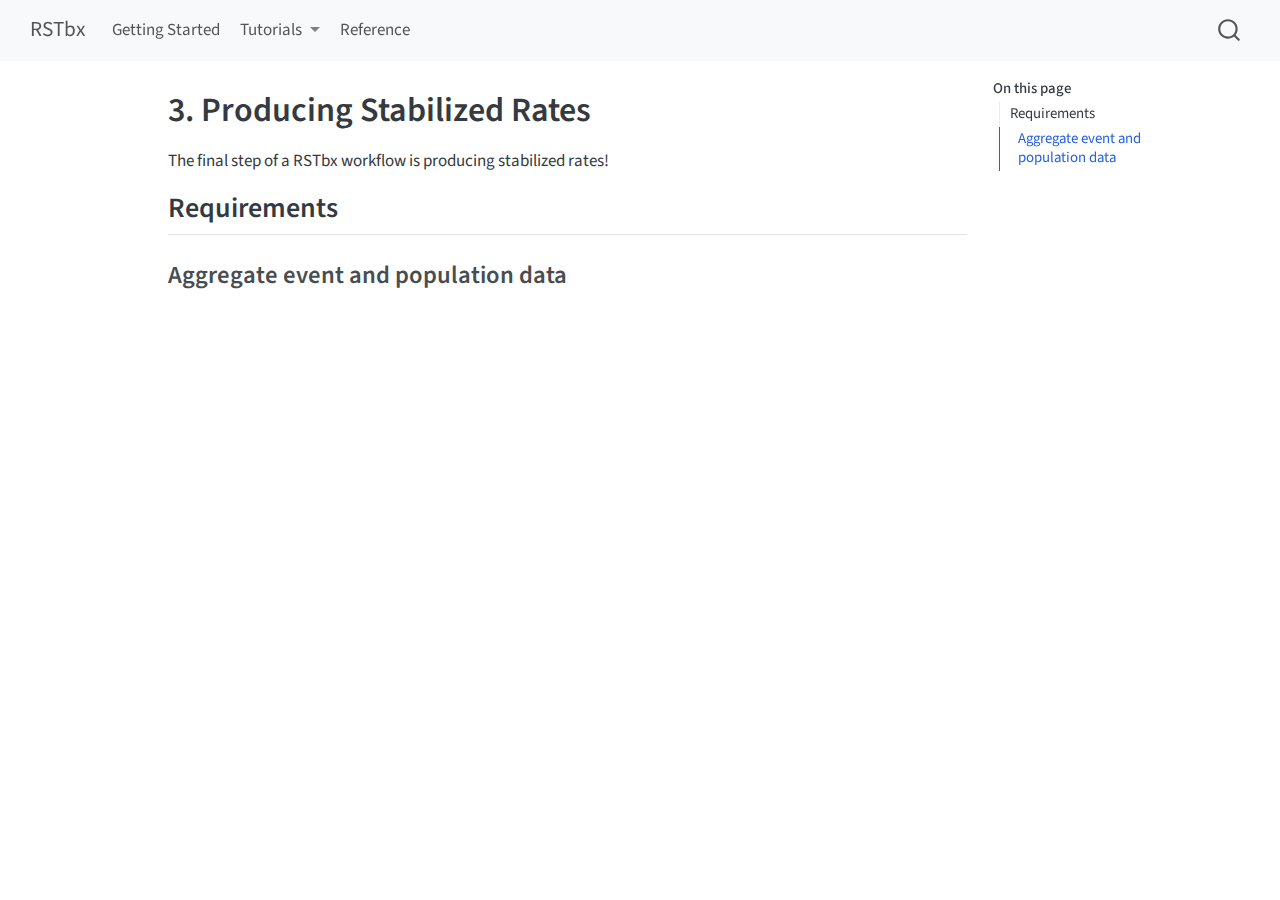
<file: tutorial/3_stab_rates.html>
<!DOCTYPE html>
<html xmlns="http://www.w3.org/1999/xhtml" lang="en" xml:lang="en"><head>

<meta charset="utf-8">
<meta name="generator" content="quarto-1.7.32">

<meta name="viewport" content="width=device-width, initial-scale=1.0, user-scalable=yes">


<title>3. Producing Stabilized Rates – RSTbx</title>
<style>
code{white-space: pre-wrap;}
span.smallcaps{font-variant: small-caps;}
div.columns{display: flex; gap: min(4vw, 1.5em);}
div.column{flex: auto; overflow-x: auto;}
div.hanging-indent{margin-left: 1.5em; text-indent: -1.5em;}
ul.task-list{list-style: none;}
ul.task-list li input[type="checkbox"] {
  width: 0.8em;
  margin: 0 0.8em 0.2em -1em; /* quarto-specific, see https://github.com/quarto-dev/quarto-cli/issues/4556 */ 
  vertical-align: middle;
}
</style>


<script src="../site_libs/quarto-nav/quarto-nav.js"></script>
<script src="../site_libs/quarto-nav/headroom.min.js"></script>
<script src="../site_libs/clipboard/clipboard.min.js"></script>
<script src="../site_libs/quarto-search/autocomplete.umd.js"></script>
<script src="../site_libs/quarto-search/fuse.min.js"></script>
<script src="../site_libs/quarto-search/quarto-search.js"></script>
<meta name="quarto:offset" content="../">
<script src="../site_libs/quarto-html/quarto.js" type="module"></script>
<script src="../site_libs/quarto-html/tabsets/tabsets.js" type="module"></script>
<script src="../site_libs/quarto-html/popper.min.js"></script>
<script src="../site_libs/quarto-html/tippy.umd.min.js"></script>
<script src="../site_libs/quarto-html/anchor.min.js"></script>
<link href="../site_libs/quarto-html/tippy.css" rel="stylesheet">
<link href="../site_libs/quarto-html/quarto-syntax-highlighting-37eea08aefeeee20ff55810ff984fec1.css" rel="stylesheet" id="quarto-text-highlighting-styles">
<script src="../site_libs/bootstrap/bootstrap.min.js"></script>
<link href="../site_libs/bootstrap/bootstrap-icons.css" rel="stylesheet">
<link href="../site_libs/bootstrap/bootstrap-a986a95301e671fce2c6472dffc862a1.min.css" rel="stylesheet" append-hash="true" id="quarto-bootstrap" data-mode="light">
<script id="quarto-search-options" type="application/json">{
  "location": "navbar",
  "copy-button": false,
  "collapse-after": 3,
  "panel-placement": "end",
  "type": "overlay",
  "limit": 50,
  "keyboard-shortcut": [
    "f",
    "/",
    "s"
  ],
  "show-item-context": false,
  "language": {
    "search-no-results-text": "No results",
    "search-matching-documents-text": "matching documents",
    "search-copy-link-title": "Copy link to search",
    "search-hide-matches-text": "Hide additional matches",
    "search-more-match-text": "more match in this document",
    "search-more-matches-text": "more matches in this document",
    "search-clear-button-title": "Clear",
    "search-text-placeholder": "",
    "search-detached-cancel-button-title": "Cancel",
    "search-submit-button-title": "Submit",
    "search-label": "Search"
  }
}</script>


</head>

<body class="nav-fixed quarto-light">

<div id="quarto-search-results"></div>
  <header id="quarto-header" class="headroom fixed-top">
    <nav class="navbar navbar-expand-lg " data-bs-theme="dark">
      <div class="navbar-container container-fluid">
      <div class="navbar-brand-container mx-auto">
    <a class="navbar-brand" href="../index.html">
    <span class="navbar-title">RSTbx</span>
    </a>
  </div>
            <div id="quarto-search" class="" title="Search"></div>
          <button class="navbar-toggler" type="button" data-bs-toggle="collapse" data-bs-target="#navbarCollapse" aria-controls="navbarCollapse" role="menu" aria-expanded="false" aria-label="Toggle navigation" onclick="if (window.quartoToggleHeadroom) { window.quartoToggleHeadroom(); }">
  <span class="navbar-toggler-icon"></span>
</button>
          <div class="collapse navbar-collapse" id="navbarCollapse">
            <ul class="navbar-nav navbar-nav-scroll me-auto">
  <li class="nav-item">
    <a class="nav-link" href="../index.html"> 
<span class="menu-text">Getting Started</span></a>
  </li>  
  <li class="nav-item dropdown ">
    <a class="nav-link dropdown-toggle" href="#" id="nav-menu-tutorials" role="link" data-bs-toggle="dropdown" aria-expanded="false">
 <span class="menu-text">Tutorials</span>
    </a>
    <ul class="dropdown-menu" aria-labelledby="nav-menu-tutorials">    
        <li>
    <a class="dropdown-item" href="../tutorial/1_pop_data.html">
 <span class="dropdown-text">1. Acquiring Population Data</span></a>
  </li>  
        <li>
    <a class="dropdown-item" href="../tutorial/2a_indiv_event_data.html">
 <span class="dropdown-text">2a. Preparing Individual-Level Event Data</span></a>
  </li>  
        <li>
    <a class="dropdown-item" href="../tutorial/2b_agg_event_data.html">
 <span class="dropdown-text">2b. Preparing Aggregate Event Data</span></a>
  </li>  
        <li>
    <a class="dropdown-item" href="../tutorial/3_stab_rates.html">
 <span class="dropdown-text">3. Producing Stabilized Rates</span></a>
  </li>  
    </ul>
  </li>
  <li class="nav-item">
    <a class="nav-link" href="../reference/index.html"> 
<span class="menu-text">Reference</span></a>
  </li>  
</ul>
          </div> <!-- /navcollapse -->
            <div class="quarto-navbar-tools">
</div>
      </div> <!-- /container-fluid -->
    </nav>
</header>
<!-- content -->
<div id="quarto-content" class="quarto-container page-columns page-rows-contents page-layout-article page-navbar">
<!-- sidebar -->
<!-- margin-sidebar -->
    <div id="quarto-margin-sidebar" class="sidebar margin-sidebar">
        <nav id="TOC" role="doc-toc" class="toc-active">
    <h2 id="toc-title">On this page</h2>
   
  <ul>
  <li><a href="#requirements" id="toc-requirements" class="nav-link active" data-scroll-target="#requirements">Requirements</a>
  <ul class="collapse">
  <li><a href="#aggregate-event-and-population-data" id="toc-aggregate-event-and-population-data" class="nav-link" data-scroll-target="#aggregate-event-and-population-data">Aggregate event and population data</a></li>
  </ul></li>
  </ul>
</nav>
    </div>
<!-- main -->
<main class="content" id="quarto-document-content">

<header id="title-block-header" class="quarto-title-block default">
<div class="quarto-title">
<h1 class="title">3. Producing Stabilized Rates</h1>
</div>



<div class="quarto-title-meta">

    
  
    
  </div>
  


</header>


<p>The final step of a RSTbx workflow is producing stabilized rates!</p>
<section id="requirements" class="level2">
<h2 class="anchored" data-anchor-id="requirements">Requirements</h2>
<section id="aggregate-event-and-population-data" class="level3">
<h3 class="anchored" data-anchor-id="aggregate-event-and-population-data">Aggregate event and population data</h3>


</section>
</section>

</main> <!-- /main -->
<script id="quarto-html-after-body" type="application/javascript">
  window.document.addEventListener("DOMContentLoaded", function (event) {
    const icon = "";
    const anchorJS = new window.AnchorJS();
    anchorJS.options = {
      placement: 'right',
      icon: icon
    };
    anchorJS.add('.anchored');
    const isCodeAnnotation = (el) => {
      for (const clz of el.classList) {
        if (clz.startsWith('code-annotation-')) {                     
          return true;
        }
      }
      return false;
    }
    const onCopySuccess = function(e) {
      // button target
      const button = e.trigger;
      // don't keep focus
      button.blur();
      // flash "checked"
      button.classList.add('code-copy-button-checked');
      var currentTitle = button.getAttribute("title");
      button.setAttribute("title", "Copied!");
      let tooltip;
      if (window.bootstrap) {
        button.setAttribute("data-bs-toggle", "tooltip");
        button.setAttribute("data-bs-placement", "left");
        button.setAttribute("data-bs-title", "Copied!");
        tooltip = new bootstrap.Tooltip(button, 
          { trigger: "manual", 
            customClass: "code-copy-button-tooltip",
            offset: [0, -8]});
        tooltip.show();    
      }
      setTimeout(function() {
        if (tooltip) {
          tooltip.hide();
          button.removeAttribute("data-bs-title");
          button.removeAttribute("data-bs-toggle");
          button.removeAttribute("data-bs-placement");
        }
        button.setAttribute("title", currentTitle);
        button.classList.remove('code-copy-button-checked');
      }, 1000);
      // clear code selection
      e.clearSelection();
    }
    const getTextToCopy = function(trigger) {
        const codeEl = trigger.previousElementSibling.cloneNode(true);
        for (const childEl of codeEl.children) {
          if (isCodeAnnotation(childEl)) {
            childEl.remove();
          }
        }
        return codeEl.innerText;
    }
    const clipboard = new window.ClipboardJS('.code-copy-button:not([data-in-quarto-modal])', {
      text: getTextToCopy
    });
    clipboard.on('success', onCopySuccess);
    if (window.document.getElementById('quarto-embedded-source-code-modal')) {
      const clipboardModal = new window.ClipboardJS('.code-copy-button[data-in-quarto-modal]', {
        text: getTextToCopy,
        container: window.document.getElementById('quarto-embedded-source-code-modal')
      });
      clipboardModal.on('success', onCopySuccess);
    }
      var localhostRegex = new RegExp(/^(?:http|https):\/\/localhost\:?[0-9]*\//);
      var mailtoRegex = new RegExp(/^mailto:/);
        var filterRegex = new RegExp("https:\/\/CEHI-code-repos\.github\.io\/RateStabilizingToolbox\/");
      var isInternal = (href) => {
          return filterRegex.test(href) || localhostRegex.test(href) || mailtoRegex.test(href);
      }
      // Inspect non-navigation links and adorn them if external
     var links = window.document.querySelectorAll('a[href]:not(.nav-link):not(.navbar-brand):not(.toc-action):not(.sidebar-link):not(.sidebar-item-toggle):not(.pagination-link):not(.no-external):not([aria-hidden]):not(.dropdown-item):not(.quarto-navigation-tool):not(.about-link)');
      for (var i=0; i<links.length; i++) {
        const link = links[i];
        if (!isInternal(link.href)) {
          // undo the damage that might have been done by quarto-nav.js in the case of
          // links that we want to consider external
          if (link.dataset.originalHref !== undefined) {
            link.href = link.dataset.originalHref;
          }
        }
      }
    function tippyHover(el, contentFn, onTriggerFn, onUntriggerFn) {
      const config = {
        allowHTML: true,
        maxWidth: 500,
        delay: 100,
        arrow: false,
        appendTo: function(el) {
            return el.parentElement;
        },
        interactive: true,
        interactiveBorder: 10,
        theme: 'quarto',
        placement: 'bottom-start',
      };
      if (contentFn) {
        config.content = contentFn;
      }
      if (onTriggerFn) {
        config.onTrigger = onTriggerFn;
      }
      if (onUntriggerFn) {
        config.onUntrigger = onUntriggerFn;
      }
      window.tippy(el, config); 
    }
    const noterefs = window.document.querySelectorAll('a[role="doc-noteref"]');
    for (var i=0; i<noterefs.length; i++) {
      const ref = noterefs[i];
      tippyHover(ref, function() {
        // use id or data attribute instead here
        let href = ref.getAttribute('data-footnote-href') || ref.getAttribute('href');
        try { href = new URL(href).hash; } catch {}
        const id = href.replace(/^#\/?/, "");
        const note = window.document.getElementById(id);
        if (note) {
          return note.innerHTML;
        } else {
          return "";
        }
      });
    }
    const xrefs = window.document.querySelectorAll('a.quarto-xref');
    const processXRef = (id, note) => {
      // Strip column container classes
      const stripColumnClz = (el) => {
        el.classList.remove("page-full", "page-columns");
        if (el.children) {
          for (const child of el.children) {
            stripColumnClz(child);
          }
        }
      }
      stripColumnClz(note)
      if (id === null || id.startsWith('sec-')) {
        // Special case sections, only their first couple elements
        const container = document.createElement("div");
        if (note.children && note.children.length > 2) {
          container.appendChild(note.children[0].cloneNode(true));
          for (let i = 1; i < note.children.length; i++) {
            const child = note.children[i];
            if (child.tagName === "P" && child.innerText === "") {
              continue;
            } else {
              container.appendChild(child.cloneNode(true));
              break;
            }
          }
          if (window.Quarto?.typesetMath) {
            window.Quarto.typesetMath(container);
          }
          return container.innerHTML
        } else {
          if (window.Quarto?.typesetMath) {
            window.Quarto.typesetMath(note);
          }
          return note.innerHTML;
        }
      } else {
        // Remove any anchor links if they are present
        const anchorLink = note.querySelector('a.anchorjs-link');
        if (anchorLink) {
          anchorLink.remove();
        }
        if (window.Quarto?.typesetMath) {
          window.Quarto.typesetMath(note);
        }
        if (note.classList.contains("callout")) {
          return note.outerHTML;
        } else {
          return note.innerHTML;
        }
      }
    }
    for (var i=0; i<xrefs.length; i++) {
      const xref = xrefs[i];
      tippyHover(xref, undefined, function(instance) {
        instance.disable();
        let url = xref.getAttribute('href');
        let hash = undefined; 
        if (url.startsWith('#')) {
          hash = url;
        } else {
          try { hash = new URL(url).hash; } catch {}
        }
        if (hash) {
          const id = hash.replace(/^#\/?/, "");
          const note = window.document.getElementById(id);
          if (note !== null) {
            try {
              const html = processXRef(id, note.cloneNode(true));
              instance.setContent(html);
            } finally {
              instance.enable();
              instance.show();
            }
          } else {
            // See if we can fetch this
            fetch(url.split('#')[0])
            .then(res => res.text())
            .then(html => {
              const parser = new DOMParser();
              const htmlDoc = parser.parseFromString(html, "text/html");
              const note = htmlDoc.getElementById(id);
              if (note !== null) {
                const html = processXRef(id, note);
                instance.setContent(html);
              } 
            }).finally(() => {
              instance.enable();
              instance.show();
            });
          }
        } else {
          // See if we can fetch a full url (with no hash to target)
          // This is a special case and we should probably do some content thinning / targeting
          fetch(url)
          .then(res => res.text())
          .then(html => {
            const parser = new DOMParser();
            const htmlDoc = parser.parseFromString(html, "text/html");
            const note = htmlDoc.querySelector('main.content');
            if (note !== null) {
              // This should only happen for chapter cross references
              // (since there is no id in the URL)
              // remove the first header
              if (note.children.length > 0 && note.children[0].tagName === "HEADER") {
                note.children[0].remove();
              }
              const html = processXRef(null, note);
              instance.setContent(html);
            } 
          }).finally(() => {
            instance.enable();
            instance.show();
          });
        }
      }, function(instance) {
      });
    }
        let selectedAnnoteEl;
        const selectorForAnnotation = ( cell, annotation) => {
          let cellAttr = 'data-code-cell="' + cell + '"';
          let lineAttr = 'data-code-annotation="' +  annotation + '"';
          const selector = 'span[' + cellAttr + '][' + lineAttr + ']';
          return selector;
        }
        const selectCodeLines = (annoteEl) => {
          const doc = window.document;
          const targetCell = annoteEl.getAttribute("data-target-cell");
          const targetAnnotation = annoteEl.getAttribute("data-target-annotation");
          const annoteSpan = window.document.querySelector(selectorForAnnotation(targetCell, targetAnnotation));
          const lines = annoteSpan.getAttribute("data-code-lines").split(",");
          const lineIds = lines.map((line) => {
            return targetCell + "-" + line;
          })
          let top = null;
          let height = null;
          let parent = null;
          if (lineIds.length > 0) {
              //compute the position of the single el (top and bottom and make a div)
              const el = window.document.getElementById(lineIds[0]);
              top = el.offsetTop;
              height = el.offsetHeight;
              parent = el.parentElement.parentElement;
            if (lineIds.length > 1) {
              const lastEl = window.document.getElementById(lineIds[lineIds.length - 1]);
              const bottom = lastEl.offsetTop + lastEl.offsetHeight;
              height = bottom - top;
            }
            if (top !== null && height !== null && parent !== null) {
              // cook up a div (if necessary) and position it 
              let div = window.document.getElementById("code-annotation-line-highlight");
              if (div === null) {
                div = window.document.createElement("div");
                div.setAttribute("id", "code-annotation-line-highlight");
                div.style.position = 'absolute';
                parent.appendChild(div);
              }
              div.style.top = top - 2 + "px";
              div.style.height = height + 4 + "px";
              div.style.left = 0;
              let gutterDiv = window.document.getElementById("code-annotation-line-highlight-gutter");
              if (gutterDiv === null) {
                gutterDiv = window.document.createElement("div");
                gutterDiv.setAttribute("id", "code-annotation-line-highlight-gutter");
                gutterDiv.style.position = 'absolute';
                const codeCell = window.document.getElementById(targetCell);
                const gutter = codeCell.querySelector('.code-annotation-gutter');
                gutter.appendChild(gutterDiv);
              }
              gutterDiv.style.top = top - 2 + "px";
              gutterDiv.style.height = height + 4 + "px";
            }
            selectedAnnoteEl = annoteEl;
          }
        };
        const unselectCodeLines = () => {
          const elementsIds = ["code-annotation-line-highlight", "code-annotation-line-highlight-gutter"];
          elementsIds.forEach((elId) => {
            const div = window.document.getElementById(elId);
            if (div) {
              div.remove();
            }
          });
          selectedAnnoteEl = undefined;
        };
          // Handle positioning of the toggle
      window.addEventListener(
        "resize",
        throttle(() => {
          elRect = undefined;
          if (selectedAnnoteEl) {
            selectCodeLines(selectedAnnoteEl);
          }
        }, 10)
      );
      function throttle(fn, ms) {
      let throttle = false;
      let timer;
        return (...args) => {
          if(!throttle) { // first call gets through
              fn.apply(this, args);
              throttle = true;
          } else { // all the others get throttled
              if(timer) clearTimeout(timer); // cancel #2
              timer = setTimeout(() => {
                fn.apply(this, args);
                timer = throttle = false;
              }, ms);
          }
        };
      }
        // Attach click handler to the DT
        const annoteDls = window.document.querySelectorAll('dt[data-target-cell]');
        for (const annoteDlNode of annoteDls) {
          annoteDlNode.addEventListener('click', (event) => {
            const clickedEl = event.target;
            if (clickedEl !== selectedAnnoteEl) {
              unselectCodeLines();
              const activeEl = window.document.querySelector('dt[data-target-cell].code-annotation-active');
              if (activeEl) {
                activeEl.classList.remove('code-annotation-active');
              }
              selectCodeLines(clickedEl);
              clickedEl.classList.add('code-annotation-active');
            } else {
              // Unselect the line
              unselectCodeLines();
              clickedEl.classList.remove('code-annotation-active');
            }
          });
        }
    const findCites = (el) => {
      const parentEl = el.parentElement;
      if (parentEl) {
        const cites = parentEl.dataset.cites;
        if (cites) {
          return {
            el,
            cites: cites.split(' ')
          };
        } else {
          return findCites(el.parentElement)
        }
      } else {
        return undefined;
      }
    };
    var bibliorefs = window.document.querySelectorAll('a[role="doc-biblioref"]');
    for (var i=0; i<bibliorefs.length; i++) {
      const ref = bibliorefs[i];
      const citeInfo = findCites(ref);
      if (citeInfo) {
        tippyHover(citeInfo.el, function() {
          var popup = window.document.createElement('div');
          citeInfo.cites.forEach(function(cite) {
            var citeDiv = window.document.createElement('div');
            citeDiv.classList.add('hanging-indent');
            citeDiv.classList.add('csl-entry');
            var biblioDiv = window.document.getElementById('ref-' + cite);
            if (biblioDiv) {
              citeDiv.innerHTML = biblioDiv.innerHTML;
            }
            popup.appendChild(citeDiv);
          });
          return popup.innerHTML;
        });
      }
    }
  });
  </script>
</div> <!-- /content -->




</body></html>
</file>
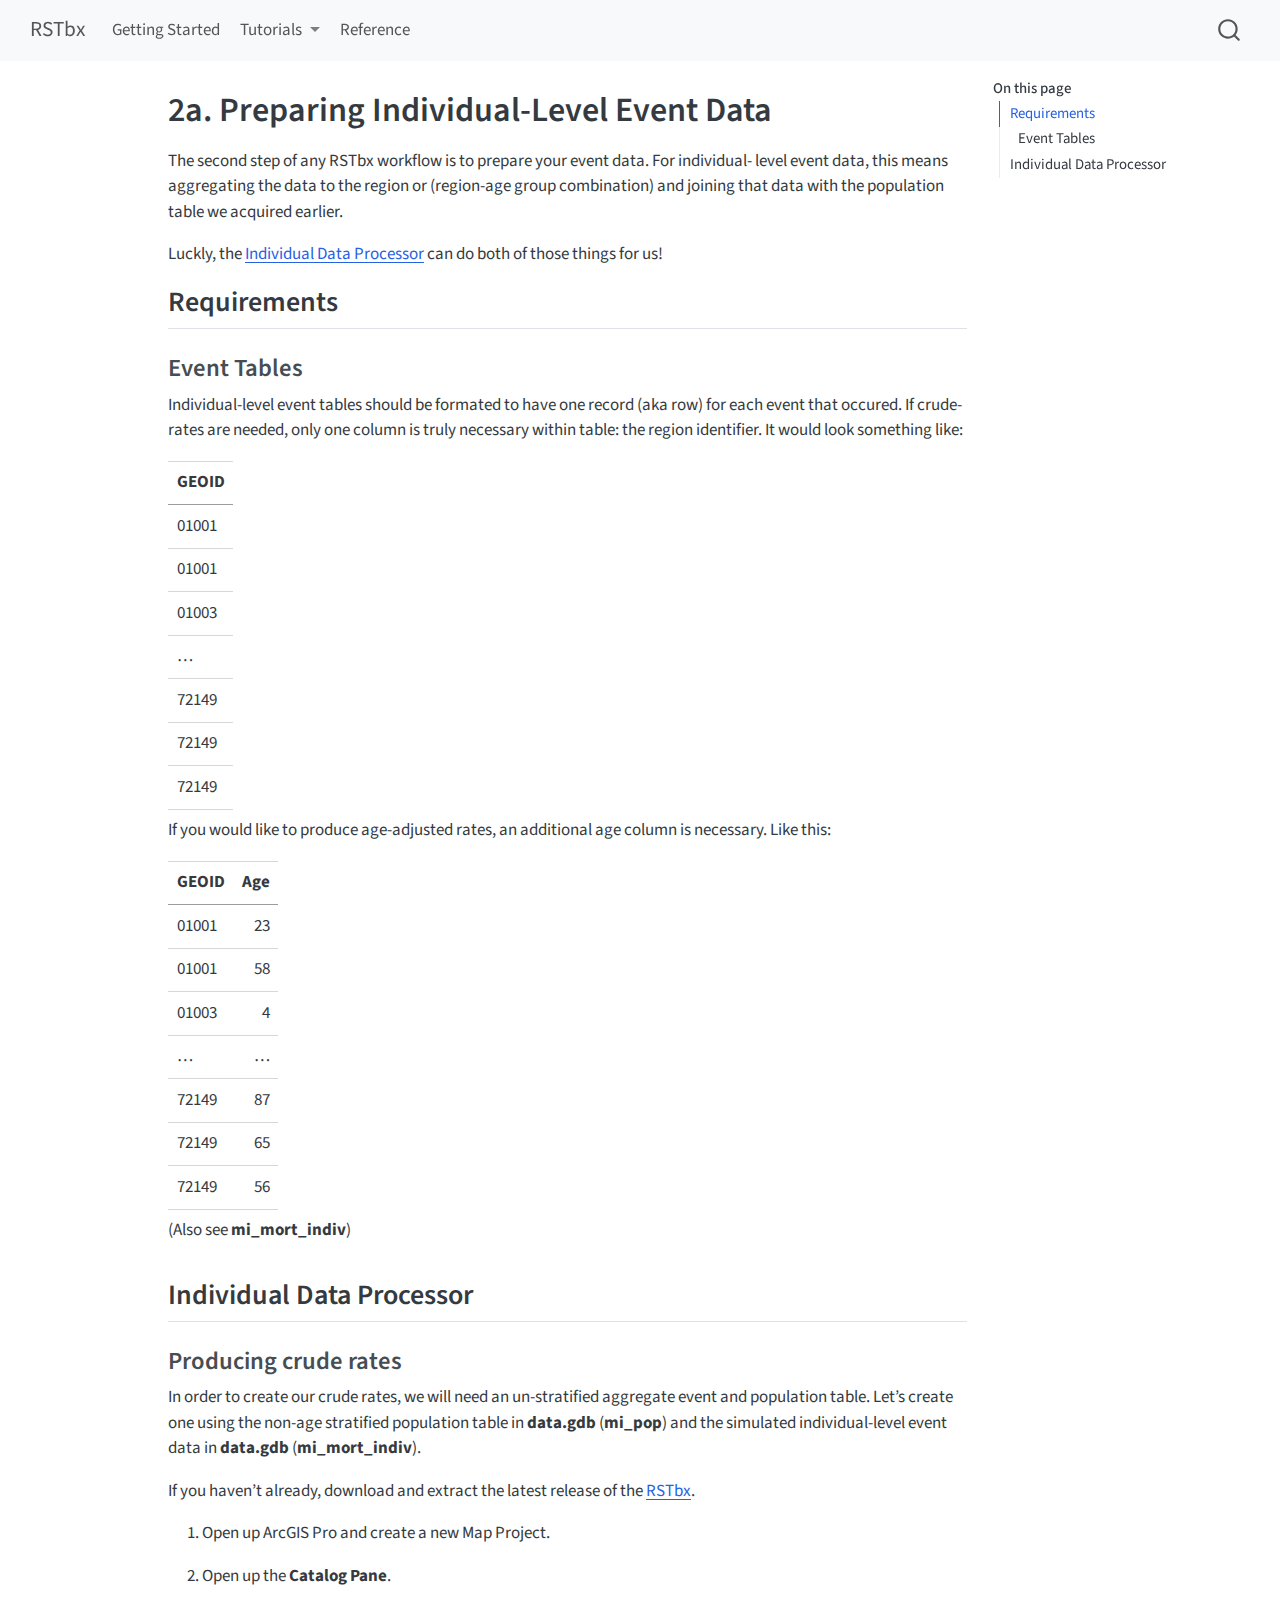
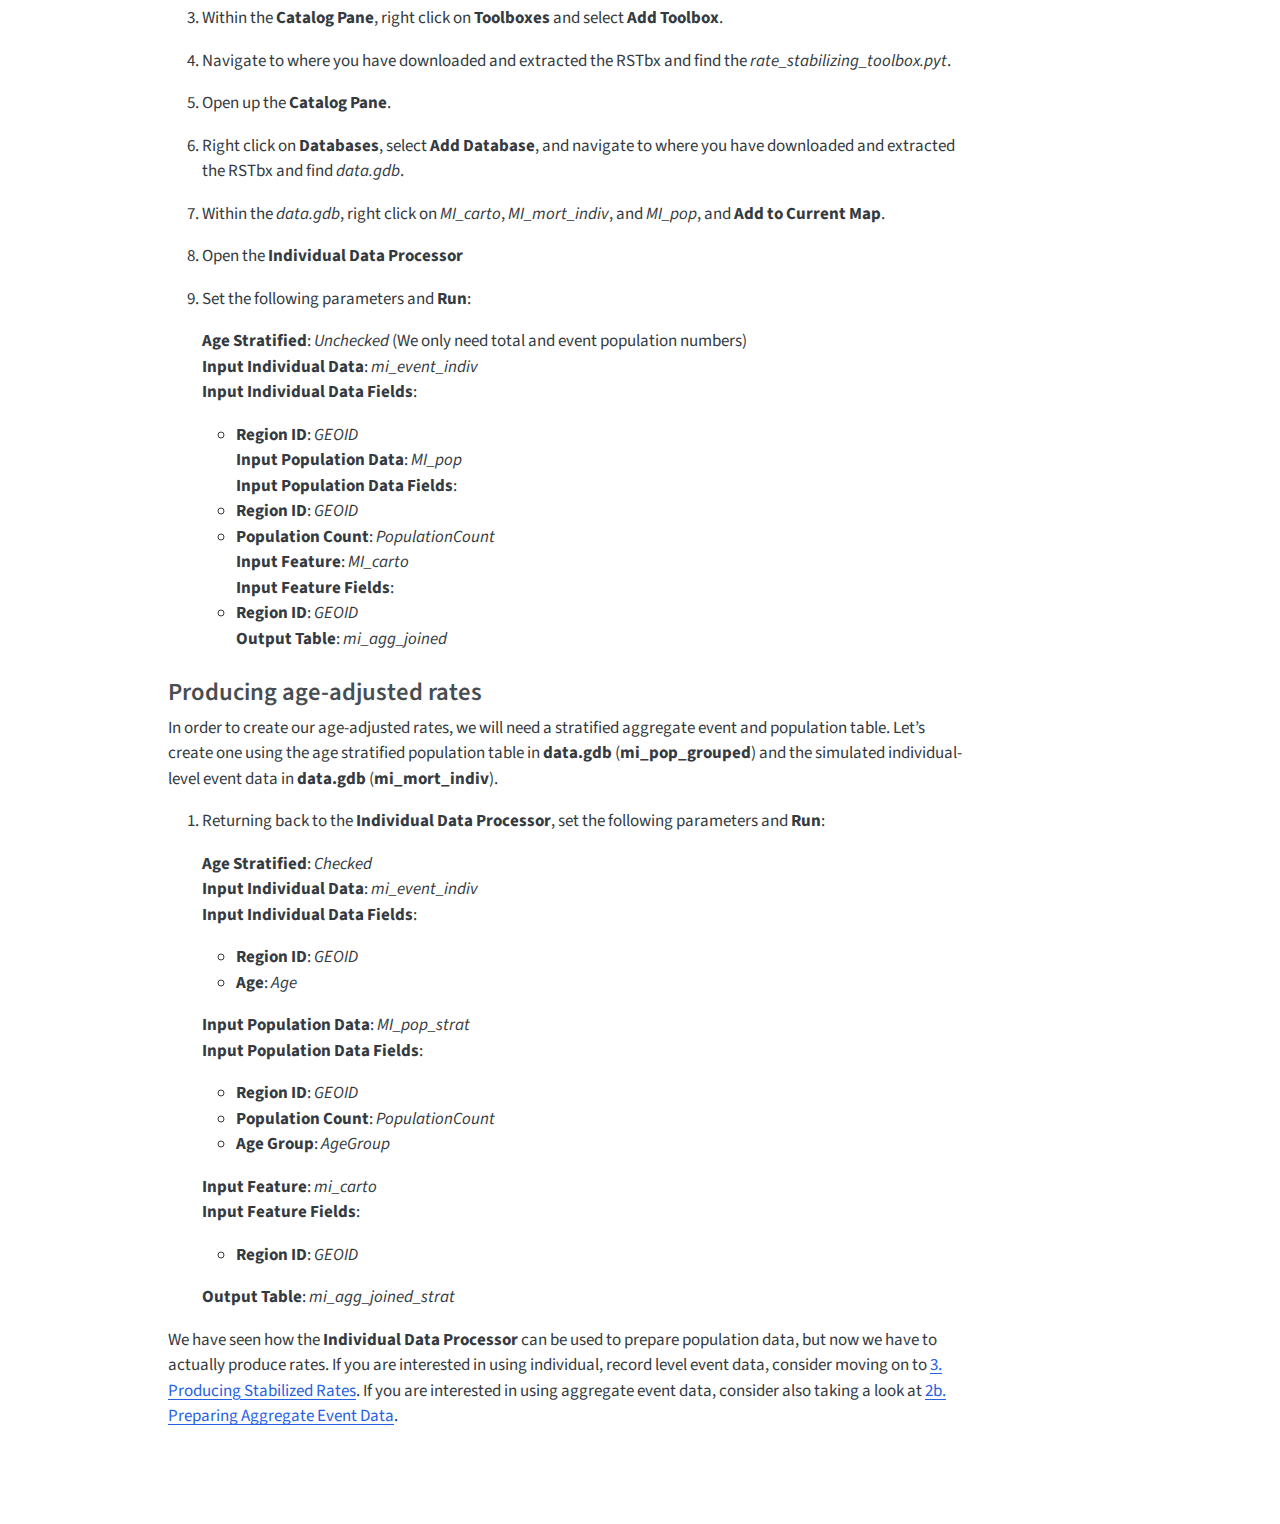
<file: tutorial/indiv_event_data.html>
<!DOCTYPE html>
<html xmlns="http://www.w3.org/1999/xhtml" lang="en" xml:lang="en"><head>

<meta charset="utf-8">
<meta name="generator" content="quarto-1.7.32">

<meta name="viewport" content="width=device-width, initial-scale=1.0, user-scalable=yes">


<title>2a. Preparing Individual-Level Event Data – RSTbx</title>
<style>
code{white-space: pre-wrap;}
span.smallcaps{font-variant: small-caps;}
div.columns{display: flex; gap: min(4vw, 1.5em);}
div.column{flex: auto; overflow-x: auto;}
div.hanging-indent{margin-left: 1.5em; text-indent: -1.5em;}
ul.task-list{list-style: none;}
ul.task-list li input[type="checkbox"] {
  width: 0.8em;
  margin: 0 0.8em 0.2em -1em; /* quarto-specific, see https://github.com/quarto-dev/quarto-cli/issues/4556 */ 
  vertical-align: middle;
}
</style>


<script src="../site_libs/quarto-nav/quarto-nav.js"></script>
<script src="../site_libs/quarto-nav/headroom.min.js"></script>
<script src="../site_libs/clipboard/clipboard.min.js"></script>
<script src="../site_libs/quarto-search/autocomplete.umd.js"></script>
<script src="../site_libs/quarto-search/fuse.min.js"></script>
<script src="../site_libs/quarto-search/quarto-search.js"></script>
<meta name="quarto:offset" content="../">
<script src="../site_libs/quarto-html/quarto.js" type="module"></script>
<script src="../site_libs/quarto-html/tabsets/tabsets.js" type="module"></script>
<script src="../site_libs/quarto-html/popper.min.js"></script>
<script src="../site_libs/quarto-html/tippy.umd.min.js"></script>
<script src="../site_libs/quarto-html/anchor.min.js"></script>
<link href="../site_libs/quarto-html/tippy.css" rel="stylesheet">
<link href="../site_libs/quarto-html/quarto-syntax-highlighting-37eea08aefeeee20ff55810ff984fec1.css" rel="stylesheet" id="quarto-text-highlighting-styles">
<script src="../site_libs/bootstrap/bootstrap.min.js"></script>
<link href="../site_libs/bootstrap/bootstrap-icons.css" rel="stylesheet">
<link href="../site_libs/bootstrap/bootstrap-a986a95301e671fce2c6472dffc862a1.min.css" rel="stylesheet" append-hash="true" id="quarto-bootstrap" data-mode="light">
<script id="quarto-search-options" type="application/json">{
  "location": "navbar",
  "copy-button": false,
  "collapse-after": 3,
  "panel-placement": "end",
  "type": "overlay",
  "limit": 50,
  "keyboard-shortcut": [
    "f",
    "/",
    "s"
  ],
  "show-item-context": false,
  "language": {
    "search-no-results-text": "No results",
    "search-matching-documents-text": "matching documents",
    "search-copy-link-title": "Copy link to search",
    "search-hide-matches-text": "Hide additional matches",
    "search-more-match-text": "more match in this document",
    "search-more-matches-text": "more matches in this document",
    "search-clear-button-title": "Clear",
    "search-text-placeholder": "",
    "search-detached-cancel-button-title": "Cancel",
    "search-submit-button-title": "Submit",
    "search-label": "Search"
  }
}</script>


<link rel="stylesheet" href="../styles.css">
</head>

<body class="nav-fixed quarto-light">

<div id="quarto-search-results"></div>
  <header id="quarto-header" class="headroom fixed-top">
    <nav class="navbar navbar-expand-lg " data-bs-theme="dark">
      <div class="navbar-container container-fluid">
      <div class="navbar-brand-container mx-auto">
    <a class="navbar-brand" href="../index.html">
    <span class="navbar-title">RSTbx</span>
    </a>
  </div>
            <div id="quarto-search" class="" title="Search"></div>
          <button class="navbar-toggler" type="button" data-bs-toggle="collapse" data-bs-target="#navbarCollapse" aria-controls="navbarCollapse" role="menu" aria-expanded="false" aria-label="Toggle navigation" onclick="if (window.quartoToggleHeadroom) { window.quartoToggleHeadroom(); }">
  <span class="navbar-toggler-icon"></span>
</button>
          <div class="collapse navbar-collapse" id="navbarCollapse">
            <ul class="navbar-nav navbar-nav-scroll me-auto">
  <li class="nav-item">
    <a class="nav-link" href="../index.html"> 
<span class="menu-text">Getting Started</span></a>
  </li>  
  <li class="nav-item dropdown ">
    <a class="nav-link dropdown-toggle" href="#" id="nav-menu-tutorials" role="link" data-bs-toggle="dropdown" aria-expanded="false">
 <span class="menu-text">Tutorials</span>
    </a>
    <ul class="dropdown-menu" aria-labelledby="nav-menu-tutorials">    
        <li>
    <a class="dropdown-item" href="../tutorial/pop_data.html">
 <span class="dropdown-text">1. Acquiring Population Data</span></a>
  </li>  
        <li>
    <a class="dropdown-item" href="../tutorial/indiv_event_data.html">
 <span class="dropdown-text">2a. Preparing Individual-Level Event Data</span></a>
  </li>  
        <li>
    <a class="dropdown-item" href="../tutorial/agg_event_data.html">
 <span class="dropdown-text">2b. Preparing Aggregate Event Data</span></a>
  </li>  
        <li>
    <a class="dropdown-item" href="../tutorial/stab_rates.html">
 <span class="dropdown-text">3. Producing Stabilized Rates</span></a>
  </li>  
    </ul>
  </li>
  <li class="nav-item">
    <a class="nav-link" href="../reference/index.html"> 
<span class="menu-text">Reference</span></a>
  </li>  
</ul>
          </div> <!-- /navcollapse -->
            <div class="quarto-navbar-tools">
</div>
      </div> <!-- /container-fluid -->
    </nav>
</header>
<!-- content -->
<div id="quarto-content" class="quarto-container page-columns page-rows-contents page-layout-article page-navbar">
<!-- sidebar -->
<!-- margin-sidebar -->
    <div id="quarto-margin-sidebar" class="sidebar margin-sidebar">
        <nav id="TOC" role="doc-toc" class="toc-active">
    <h2 id="toc-title">On this page</h2>
   
  <ul>
  <li><a href="#requirements" id="toc-requirements" class="nav-link active" data-scroll-target="#requirements">Requirements</a>
  <ul class="collapse">
  <li><a href="#event-tables" id="toc-event-tables" class="nav-link" data-scroll-target="#event-tables">Event Tables</a></li>
  </ul></li>
  <li><a href="#individual-data-processor" id="toc-individual-data-processor" class="nav-link" data-scroll-target="#individual-data-processor">Individual Data Processor</a>
  <ul class="collapse">
  <li><a href="#producing-crude-rates" id="toc-producing-crude-rates" class="nav-link" data-scroll-target="#producing-crude-rates">Producing crude rates</a></li>
  <li><a href="#producing-age-adjusted-rates" id="toc-producing-age-adjusted-rates" class="nav-link" data-scroll-target="#producing-age-adjusted-rates">Producing age-adjusted rates</a></li>
  </ul></li>
  </ul>
</nav>
    </div>
<!-- main -->
<main class="content" id="quarto-document-content">

<header id="title-block-header" class="quarto-title-block default">
<div class="quarto-title">
<h1 class="title">2a. Preparing Individual-Level Event Data</h1>
</div>



<div class="quarto-title-meta">

    
  
    
  </div>
  


</header>


<p>The second step of any RSTbx workflow is to prepare your event data. For individual- level event data, this means aggregating the data to the region or (region-age group combination) and joining that data with the population table we acquired earlier.</p>
<p>Luckly, the <a href="../reference/IDP.html">Individual Data Processor</a> can do both of those things for us!</p>
<section id="requirements" class="level2">
<h2 class="anchored" data-anchor-id="requirements">Requirements</h2>
<section id="event-tables" class="level3">
<h3 class="anchored" data-anchor-id="event-tables">Event Tables</h3>
<p>Individual-level event tables should be formated to have one record (aka row) for each event that occured. If crude-rates are needed, only one column is truly necessary within table: the region identifier. It would look something like:</p>
<div class="table-auto">
<table class="caption-top table">
<thead>
<tr class="header">
<th style="text-align: left;">GEOID</th>
</tr>
</thead>
<tbody>
<tr class="odd">
<td style="text-align: left;">01001</td>
</tr>
<tr class="even">
<td style="text-align: left;">01001</td>
</tr>
<tr class="odd">
<td style="text-align: left;">01003</td>
</tr>
<tr class="even">
<td style="text-align: left;">…</td>
</tr>
<tr class="odd">
<td style="text-align: left;">72149</td>
</tr>
<tr class="even">
<td style="text-align: left;">72149</td>
</tr>
<tr class="odd">
<td style="text-align: left;">72149</td>
</tr>
</tbody>
</table>
</div>
<p>If you would like to produce age-adjusted rates, an additional age column is necessary. Like this:</p>
<div class="table-auto">
<table class="caption-top table">
<thead>
<tr class="header">
<th style="text-align: left;">GEOID</th>
<th style="text-align: right;">Age</th>
</tr>
</thead>
<tbody>
<tr class="odd">
<td style="text-align: left;">01001</td>
<td style="text-align: right;">23</td>
</tr>
<tr class="even">
<td style="text-align: left;">01001</td>
<td style="text-align: right;">58</td>
</tr>
<tr class="odd">
<td style="text-align: left;">01003</td>
<td style="text-align: right;">4</td>
</tr>
<tr class="even">
<td style="text-align: left;">…</td>
<td style="text-align: right;">…</td>
</tr>
<tr class="odd">
<td style="text-align: left;">72149</td>
<td style="text-align: right;">87</td>
</tr>
<tr class="even">
<td style="text-align: left;">72149</td>
<td style="text-align: right;">65</td>
</tr>
<tr class="odd">
<td style="text-align: left;">72149</td>
<td style="text-align: right;">56</td>
</tr>
</tbody>
</table>
</div>
<p>(Also see <strong>mi_mort_indiv</strong>)</p>
</section>
</section>
<section id="individual-data-processor" class="level2">
<h2 class="anchored" data-anchor-id="individual-data-processor">Individual Data Processor</h2>
<section id="producing-crude-rates" class="level3">
<h3 class="anchored" data-anchor-id="producing-crude-rates">Producing crude rates</h3>
<p>In order to create our crude rates, we will need an un-stratified aggregate event and population table. Let’s create one using the non-age stratified population table in <strong>data.gdb</strong> (<strong>mi_pop</strong>) and the simulated individual-level event data in <strong>data.gdb</strong> (<strong>mi_mort_indiv</strong>).</p>
<p>If you haven’t already, download and extract the latest release of the <a href="https://github.com/CEHI-code-repos/RateStabilizingToolbox/releases/latest">RSTbx</a>.</p>
<ol type="1">
<li><p>Open up ArcGIS Pro and create a new Map Project.</p></li>
<li><p>Open up the <strong>Catalog Pane</strong>.</p></li>
<li><p>Within the <strong>Catalog Pane</strong>, right click on <strong>Toolboxes</strong> and select <strong>Add Toolbox</strong>.</p></li>
<li><p>Navigate to where you have downloaded and extracted the RSTbx and find the <em>rate_stabilizing_toolbox.pyt</em>.</p></li>
<li><p>Open up the <strong>Catalog Pane</strong>.</p></li>
<li><p>Right click on <strong>Databases</strong>, select <strong>Add Database</strong>, and navigate to where you have downloaded and extracted the RSTbx and find <em>data.gdb</em>.</p></li>
<li><p>Within the <em>data.gdb</em>, right click on <em>MI_carto</em>, <em>MI_mort_indiv</em>, and <em>MI_pop</em>, and <strong>Add to Current Map</strong>.</p></li>
<li><p>Open the <strong>Individual Data Processor</strong></p></li>
<li><p>Set the following parameters and <strong>Run</strong>:</p>
<p><strong>Age Stratified</strong>: <em>Unchecked</em> (We only need total and event population numbers)<br>
<strong>Input Individual Data</strong>: <em>mi_event_indiv</em><br>
<strong>Input Individual Data Fields</strong>:</p>
<ul>
<li><strong>Region ID</strong>: <em>GEOID</em><br>
<strong>Input Population Data</strong>: <em>MI_pop</em><br>
<strong>Input Population Data Fields</strong>:<br>
</li>
<li><strong>Region ID</strong>: <em>GEOID</em><br>
</li>
<li><strong>Population Count</strong>: <em>PopulationCount</em><br>
<strong>Input Feature</strong>: <em>MI_carto</em><br>
<strong>Input Feature Fields</strong>:<br>
</li>
<li><strong>Region ID</strong>: <em>GEOID</em><br>
<strong>Output Table</strong>: <em>mi_agg_joined</em></li>
</ul></li>
</ol>
</section>
<section id="producing-age-adjusted-rates" class="level3">
<h3 class="anchored" data-anchor-id="producing-age-adjusted-rates">Producing age-adjusted rates</h3>
<p>In order to create our age-adjusted rates, we will need a stratified aggregate event and population table. Let’s create one using the age stratified population table in <strong>data.gdb</strong> (<strong>mi_pop_grouped</strong>) and the simulated individual-level event data in <strong>data.gdb</strong> (<strong>mi_mort_indiv</strong>).</p>
<ol type="1">
<li><p>Returning back to the <strong>Individual Data Processor</strong>, set the following parameters and <strong>Run</strong>:</p>
<p><strong>Age Stratified</strong>: <em>Checked</em><br>
<strong>Input Individual Data</strong>: <em>mi_event_indiv</em><br>
<strong>Input Individual Data Fields</strong>:</p>
<ul>
<li><strong>Region ID</strong>: <em>GEOID</em><br>
</li>
<li><strong>Age</strong>: <em>Age</em></li>
</ul>
<p><strong>Input Population Data</strong>: <em>MI_pop_strat</em><br>
<strong>Input Population Data Fields</strong>:</p>
<ul>
<li><strong>Region ID</strong>: <em>GEOID</em><br>
</li>
<li><strong>Population Count</strong>: <em>PopulationCount</em><br>
</li>
<li><strong>Age Group</strong>: <em>AgeGroup</em></li>
</ul>
<p><strong>Input Feature</strong>: <em>mi_carto</em><br>
<strong>Input Feature Fields</strong>:</p>
<ul>
<li><strong>Region ID</strong>: <em>GEOID</em></li>
</ul>
<p><strong>Output Table</strong>: <em>mi_agg_joined_strat</em></p></li>
</ol>
<p>We have seen how the <strong>Individual Data Processor</strong> can be used to prepare population data, but now we have to actually produce rates. If you are interested in using individual, record level event data, consider moving on to <a href="../tutorial/stab_rates.html">3. Producing Stabilized Rates</a>. If you are interested in using aggregate event data, consider also taking a look at <a href="../tutorial/agg_event_data.html">2b. Preparing Aggregate Event Data</a>.</p>


</section>
</section>

</main> <!-- /main -->
<script id="quarto-html-after-body" type="application/javascript">
  window.document.addEventListener("DOMContentLoaded", function (event) {
    const icon = "";
    const anchorJS = new window.AnchorJS();
    anchorJS.options = {
      placement: 'right',
      icon: icon
    };
    anchorJS.add('.anchored');
    const isCodeAnnotation = (el) => {
      for (const clz of el.classList) {
        if (clz.startsWith('code-annotation-')) {                     
          return true;
        }
      }
      return false;
    }
    const onCopySuccess = function(e) {
      // button target
      const button = e.trigger;
      // don't keep focus
      button.blur();
      // flash "checked"
      button.classList.add('code-copy-button-checked');
      var currentTitle = button.getAttribute("title");
      button.setAttribute("title", "Copied!");
      let tooltip;
      if (window.bootstrap) {
        button.setAttribute("data-bs-toggle", "tooltip");
        button.setAttribute("data-bs-placement", "left");
        button.setAttribute("data-bs-title", "Copied!");
        tooltip = new bootstrap.Tooltip(button, 
          { trigger: "manual", 
            customClass: "code-copy-button-tooltip",
            offset: [0, -8]});
        tooltip.show();    
      }
      setTimeout(function() {
        if (tooltip) {
          tooltip.hide();
          button.removeAttribute("data-bs-title");
          button.removeAttribute("data-bs-toggle");
          button.removeAttribute("data-bs-placement");
        }
        button.setAttribute("title", currentTitle);
        button.classList.remove('code-copy-button-checked');
      }, 1000);
      // clear code selection
      e.clearSelection();
    }
    const getTextToCopy = function(trigger) {
        const codeEl = trigger.previousElementSibling.cloneNode(true);
        for (const childEl of codeEl.children) {
          if (isCodeAnnotation(childEl)) {
            childEl.remove();
          }
        }
        return codeEl.innerText;
    }
    const clipboard = new window.ClipboardJS('.code-copy-button:not([data-in-quarto-modal])', {
      text: getTextToCopy
    });
    clipboard.on('success', onCopySuccess);
    if (window.document.getElementById('quarto-embedded-source-code-modal')) {
      const clipboardModal = new window.ClipboardJS('.code-copy-button[data-in-quarto-modal]', {
        text: getTextToCopy,
        container: window.document.getElementById('quarto-embedded-source-code-modal')
      });
      clipboardModal.on('success', onCopySuccess);
    }
      var localhostRegex = new RegExp(/^(?:http|https):\/\/localhost\:?[0-9]*\//);
      var mailtoRegex = new RegExp(/^mailto:/);
        var filterRegex = new RegExp("https:\/\/CEHI-code-repos\.github\.io\/RateStabilizingToolbox\/");
      var isInternal = (href) => {
          return filterRegex.test(href) || localhostRegex.test(href) || mailtoRegex.test(href);
      }
      // Inspect non-navigation links and adorn them if external
     var links = window.document.querySelectorAll('a[href]:not(.nav-link):not(.navbar-brand):not(.toc-action):not(.sidebar-link):not(.sidebar-item-toggle):not(.pagination-link):not(.no-external):not([aria-hidden]):not(.dropdown-item):not(.quarto-navigation-tool):not(.about-link)');
      for (var i=0; i<links.length; i++) {
        const link = links[i];
        if (!isInternal(link.href)) {
          // undo the damage that might have been done by quarto-nav.js in the case of
          // links that we want to consider external
          if (link.dataset.originalHref !== undefined) {
            link.href = link.dataset.originalHref;
          }
        }
      }
    function tippyHover(el, contentFn, onTriggerFn, onUntriggerFn) {
      const config = {
        allowHTML: true,
        maxWidth: 500,
        delay: 100,
        arrow: false,
        appendTo: function(el) {
            return el.parentElement;
        },
        interactive: true,
        interactiveBorder: 10,
        theme: 'quarto',
        placement: 'bottom-start',
      };
      if (contentFn) {
        config.content = contentFn;
      }
      if (onTriggerFn) {
        config.onTrigger = onTriggerFn;
      }
      if (onUntriggerFn) {
        config.onUntrigger = onUntriggerFn;
      }
      window.tippy(el, config); 
    }
    const noterefs = window.document.querySelectorAll('a[role="doc-noteref"]');
    for (var i=0; i<noterefs.length; i++) {
      const ref = noterefs[i];
      tippyHover(ref, function() {
        // use id or data attribute instead here
        let href = ref.getAttribute('data-footnote-href') || ref.getAttribute('href');
        try { href = new URL(href).hash; } catch {}
        const id = href.replace(/^#\/?/, "");
        const note = window.document.getElementById(id);
        if (note) {
          return note.innerHTML;
        } else {
          return "";
        }
      });
    }
    const xrefs = window.document.querySelectorAll('a.quarto-xref');
    const processXRef = (id, note) => {
      // Strip column container classes
      const stripColumnClz = (el) => {
        el.classList.remove("page-full", "page-columns");
        if (el.children) {
          for (const child of el.children) {
            stripColumnClz(child);
          }
        }
      }
      stripColumnClz(note)
      if (id === null || id.startsWith('sec-')) {
        // Special case sections, only their first couple elements
        const container = document.createElement("div");
        if (note.children && note.children.length > 2) {
          container.appendChild(note.children[0].cloneNode(true));
          for (let i = 1; i < note.children.length; i++) {
            const child = note.children[i];
            if (child.tagName === "P" && child.innerText === "") {
              continue;
            } else {
              container.appendChild(child.cloneNode(true));
              break;
            }
          }
          if (window.Quarto?.typesetMath) {
            window.Quarto.typesetMath(container);
          }
          return container.innerHTML
        } else {
          if (window.Quarto?.typesetMath) {
            window.Quarto.typesetMath(note);
          }
          return note.innerHTML;
        }
      } else {
        // Remove any anchor links if they are present
        const anchorLink = note.querySelector('a.anchorjs-link');
        if (anchorLink) {
          anchorLink.remove();
        }
        if (window.Quarto?.typesetMath) {
          window.Quarto.typesetMath(note);
        }
        if (note.classList.contains("callout")) {
          return note.outerHTML;
        } else {
          return note.innerHTML;
        }
      }
    }
    for (var i=0; i<xrefs.length; i++) {
      const xref = xrefs[i];
      tippyHover(xref, undefined, function(instance) {
        instance.disable();
        let url = xref.getAttribute('href');
        let hash = undefined; 
        if (url.startsWith('#')) {
          hash = url;
        } else {
          try { hash = new URL(url).hash; } catch {}
        }
        if (hash) {
          const id = hash.replace(/^#\/?/, "");
          const note = window.document.getElementById(id);
          if (note !== null) {
            try {
              const html = processXRef(id, note.cloneNode(true));
              instance.setContent(html);
            } finally {
              instance.enable();
              instance.show();
            }
          } else {
            // See if we can fetch this
            fetch(url.split('#')[0])
            .then(res => res.text())
            .then(html => {
              const parser = new DOMParser();
              const htmlDoc = parser.parseFromString(html, "text/html");
              const note = htmlDoc.getElementById(id);
              if (note !== null) {
                const html = processXRef(id, note);
                instance.setContent(html);
              } 
            }).finally(() => {
              instance.enable();
              instance.show();
            });
          }
        } else {
          // See if we can fetch a full url (with no hash to target)
          // This is a special case and we should probably do some content thinning / targeting
          fetch(url)
          .then(res => res.text())
          .then(html => {
            const parser = new DOMParser();
            const htmlDoc = parser.parseFromString(html, "text/html");
            const note = htmlDoc.querySelector('main.content');
            if (note !== null) {
              // This should only happen for chapter cross references
              // (since there is no id in the URL)
              // remove the first header
              if (note.children.length > 0 && note.children[0].tagName === "HEADER") {
                note.children[0].remove();
              }
              const html = processXRef(null, note);
              instance.setContent(html);
            } 
          }).finally(() => {
            instance.enable();
            instance.show();
          });
        }
      }, function(instance) {
      });
    }
        let selectedAnnoteEl;
        const selectorForAnnotation = ( cell, annotation) => {
          let cellAttr = 'data-code-cell="' + cell + '"';
          let lineAttr = 'data-code-annotation="' +  annotation + '"';
          const selector = 'span[' + cellAttr + '][' + lineAttr + ']';
          return selector;
        }
        const selectCodeLines = (annoteEl) => {
          const doc = window.document;
          const targetCell = annoteEl.getAttribute("data-target-cell");
          const targetAnnotation = annoteEl.getAttribute("data-target-annotation");
          const annoteSpan = window.document.querySelector(selectorForAnnotation(targetCell, targetAnnotation));
          const lines = annoteSpan.getAttribute("data-code-lines").split(",");
          const lineIds = lines.map((line) => {
            return targetCell + "-" + line;
          })
          let top = null;
          let height = null;
          let parent = null;
          if (lineIds.length > 0) {
              //compute the position of the single el (top and bottom and make a div)
              const el = window.document.getElementById(lineIds[0]);
              top = el.offsetTop;
              height = el.offsetHeight;
              parent = el.parentElement.parentElement;
            if (lineIds.length > 1) {
              const lastEl = window.document.getElementById(lineIds[lineIds.length - 1]);
              const bottom = lastEl.offsetTop + lastEl.offsetHeight;
              height = bottom - top;
            }
            if (top !== null && height !== null && parent !== null) {
              // cook up a div (if necessary) and position it 
              let div = window.document.getElementById("code-annotation-line-highlight");
              if (div === null) {
                div = window.document.createElement("div");
                div.setAttribute("id", "code-annotation-line-highlight");
                div.style.position = 'absolute';
                parent.appendChild(div);
              }
              div.style.top = top - 2 + "px";
              div.style.height = height + 4 + "px";
              div.style.left = 0;
              let gutterDiv = window.document.getElementById("code-annotation-line-highlight-gutter");
              if (gutterDiv === null) {
                gutterDiv = window.document.createElement("div");
                gutterDiv.setAttribute("id", "code-annotation-line-highlight-gutter");
                gutterDiv.style.position = 'absolute';
                const codeCell = window.document.getElementById(targetCell);
                const gutter = codeCell.querySelector('.code-annotation-gutter');
                gutter.appendChild(gutterDiv);
              }
              gutterDiv.style.top = top - 2 + "px";
              gutterDiv.style.height = height + 4 + "px";
            }
            selectedAnnoteEl = annoteEl;
          }
        };
        const unselectCodeLines = () => {
          const elementsIds = ["code-annotation-line-highlight", "code-annotation-line-highlight-gutter"];
          elementsIds.forEach((elId) => {
            const div = window.document.getElementById(elId);
            if (div) {
              div.remove();
            }
          });
          selectedAnnoteEl = undefined;
        };
          // Handle positioning of the toggle
      window.addEventListener(
        "resize",
        throttle(() => {
          elRect = undefined;
          if (selectedAnnoteEl) {
            selectCodeLines(selectedAnnoteEl);
          }
        }, 10)
      );
      function throttle(fn, ms) {
      let throttle = false;
      let timer;
        return (...args) => {
          if(!throttle) { // first call gets through
              fn.apply(this, args);
              throttle = true;
          } else { // all the others get throttled
              if(timer) clearTimeout(timer); // cancel #2
              timer = setTimeout(() => {
                fn.apply(this, args);
                timer = throttle = false;
              }, ms);
          }
        };
      }
        // Attach click handler to the DT
        const annoteDls = window.document.querySelectorAll('dt[data-target-cell]');
        for (const annoteDlNode of annoteDls) {
          annoteDlNode.addEventListener('click', (event) => {
            const clickedEl = event.target;
            if (clickedEl !== selectedAnnoteEl) {
              unselectCodeLines();
              const activeEl = window.document.querySelector('dt[data-target-cell].code-annotation-active');
              if (activeEl) {
                activeEl.classList.remove('code-annotation-active');
              }
              selectCodeLines(clickedEl);
              clickedEl.classList.add('code-annotation-active');
            } else {
              // Unselect the line
              unselectCodeLines();
              clickedEl.classList.remove('code-annotation-active');
            }
          });
        }
    const findCites = (el) => {
      const parentEl = el.parentElement;
      if (parentEl) {
        const cites = parentEl.dataset.cites;
        if (cites) {
          return {
            el,
            cites: cites.split(' ')
          };
        } else {
          return findCites(el.parentElement)
        }
      } else {
        return undefined;
      }
    };
    var bibliorefs = window.document.querySelectorAll('a[role="doc-biblioref"]');
    for (var i=0; i<bibliorefs.length; i++) {
      const ref = bibliorefs[i];
      const citeInfo = findCites(ref);
      if (citeInfo) {
        tippyHover(citeInfo.el, function() {
          var popup = window.document.createElement('div');
          citeInfo.cites.forEach(function(cite) {
            var citeDiv = window.document.createElement('div');
            citeDiv.classList.add('hanging-indent');
            citeDiv.classList.add('csl-entry');
            var biblioDiv = window.document.getElementById('ref-' + cite);
            if (biblioDiv) {
              citeDiv.innerHTML = biblioDiv.innerHTML;
            }
            popup.appendChild(citeDiv);
          });
          return popup.innerHTML;
        });
      }
    }
  });
  </script>
</div> <!-- /content -->




</body></html>
</file>
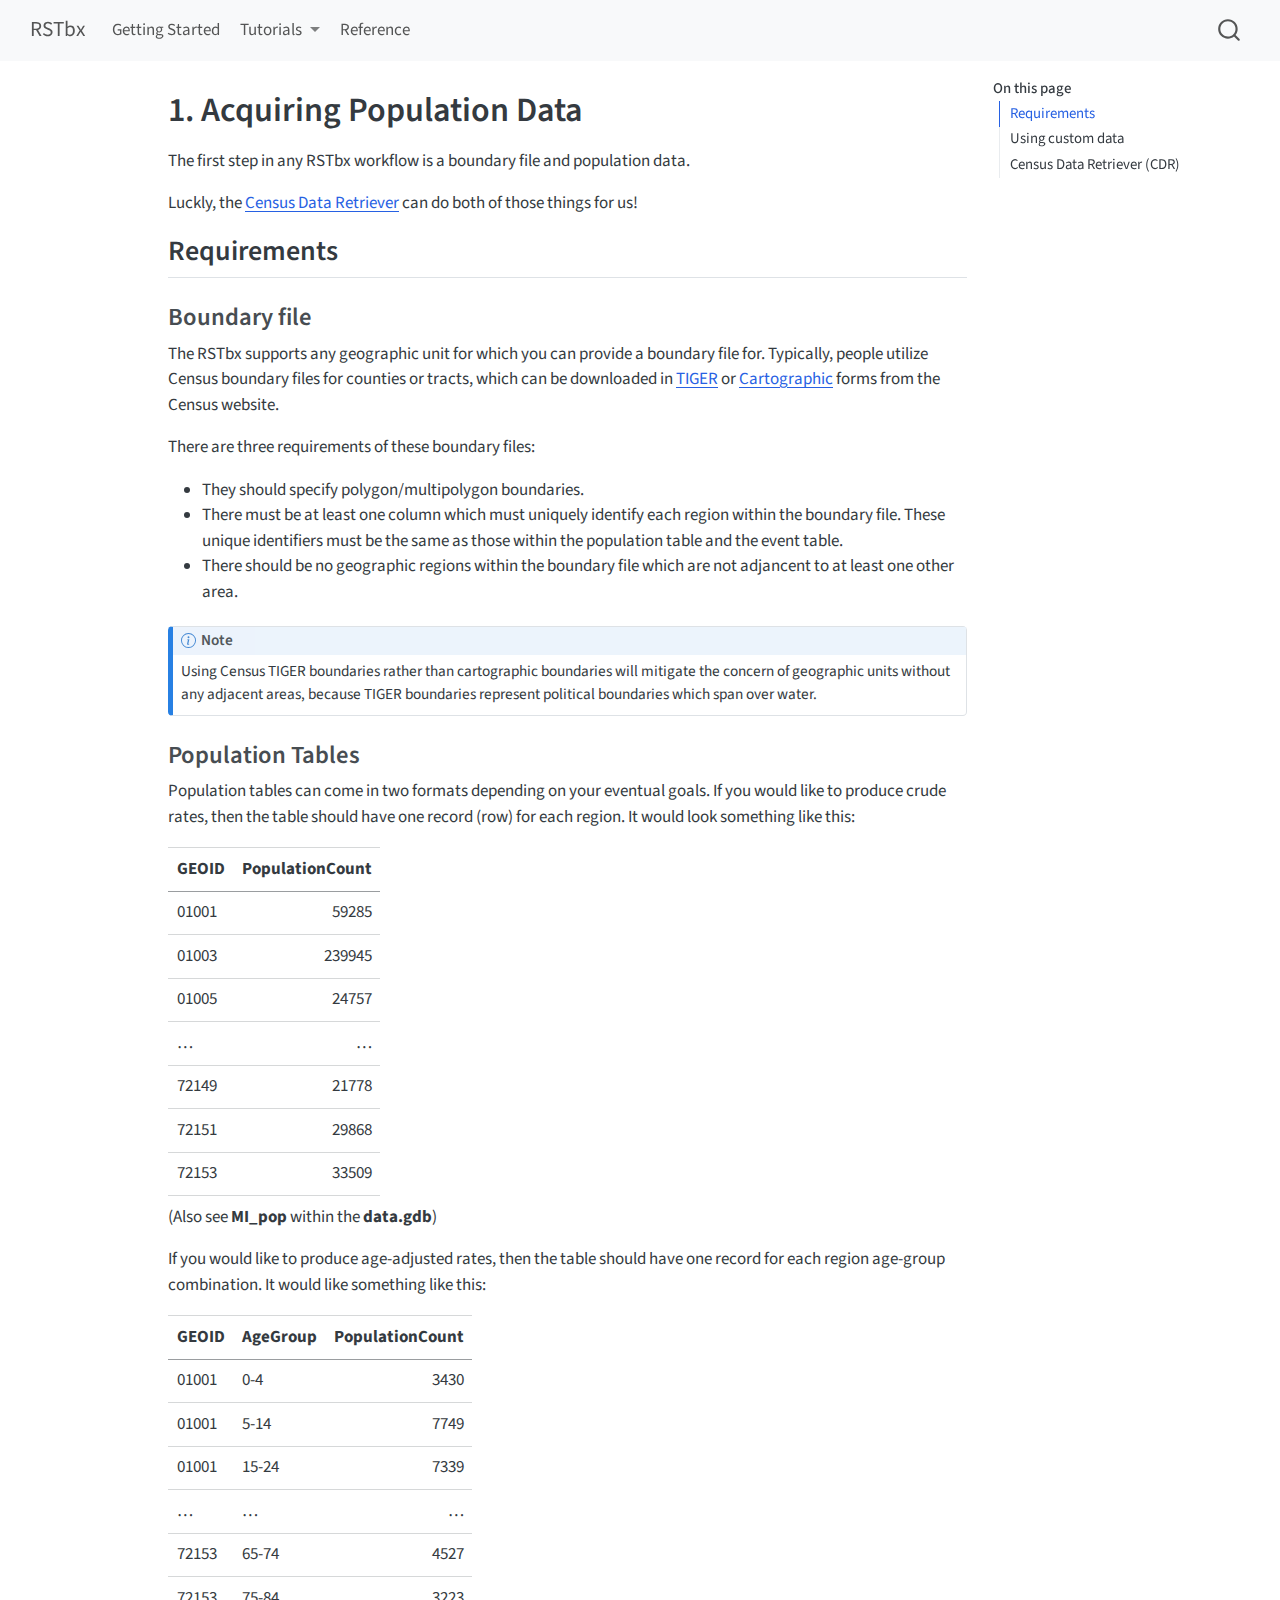
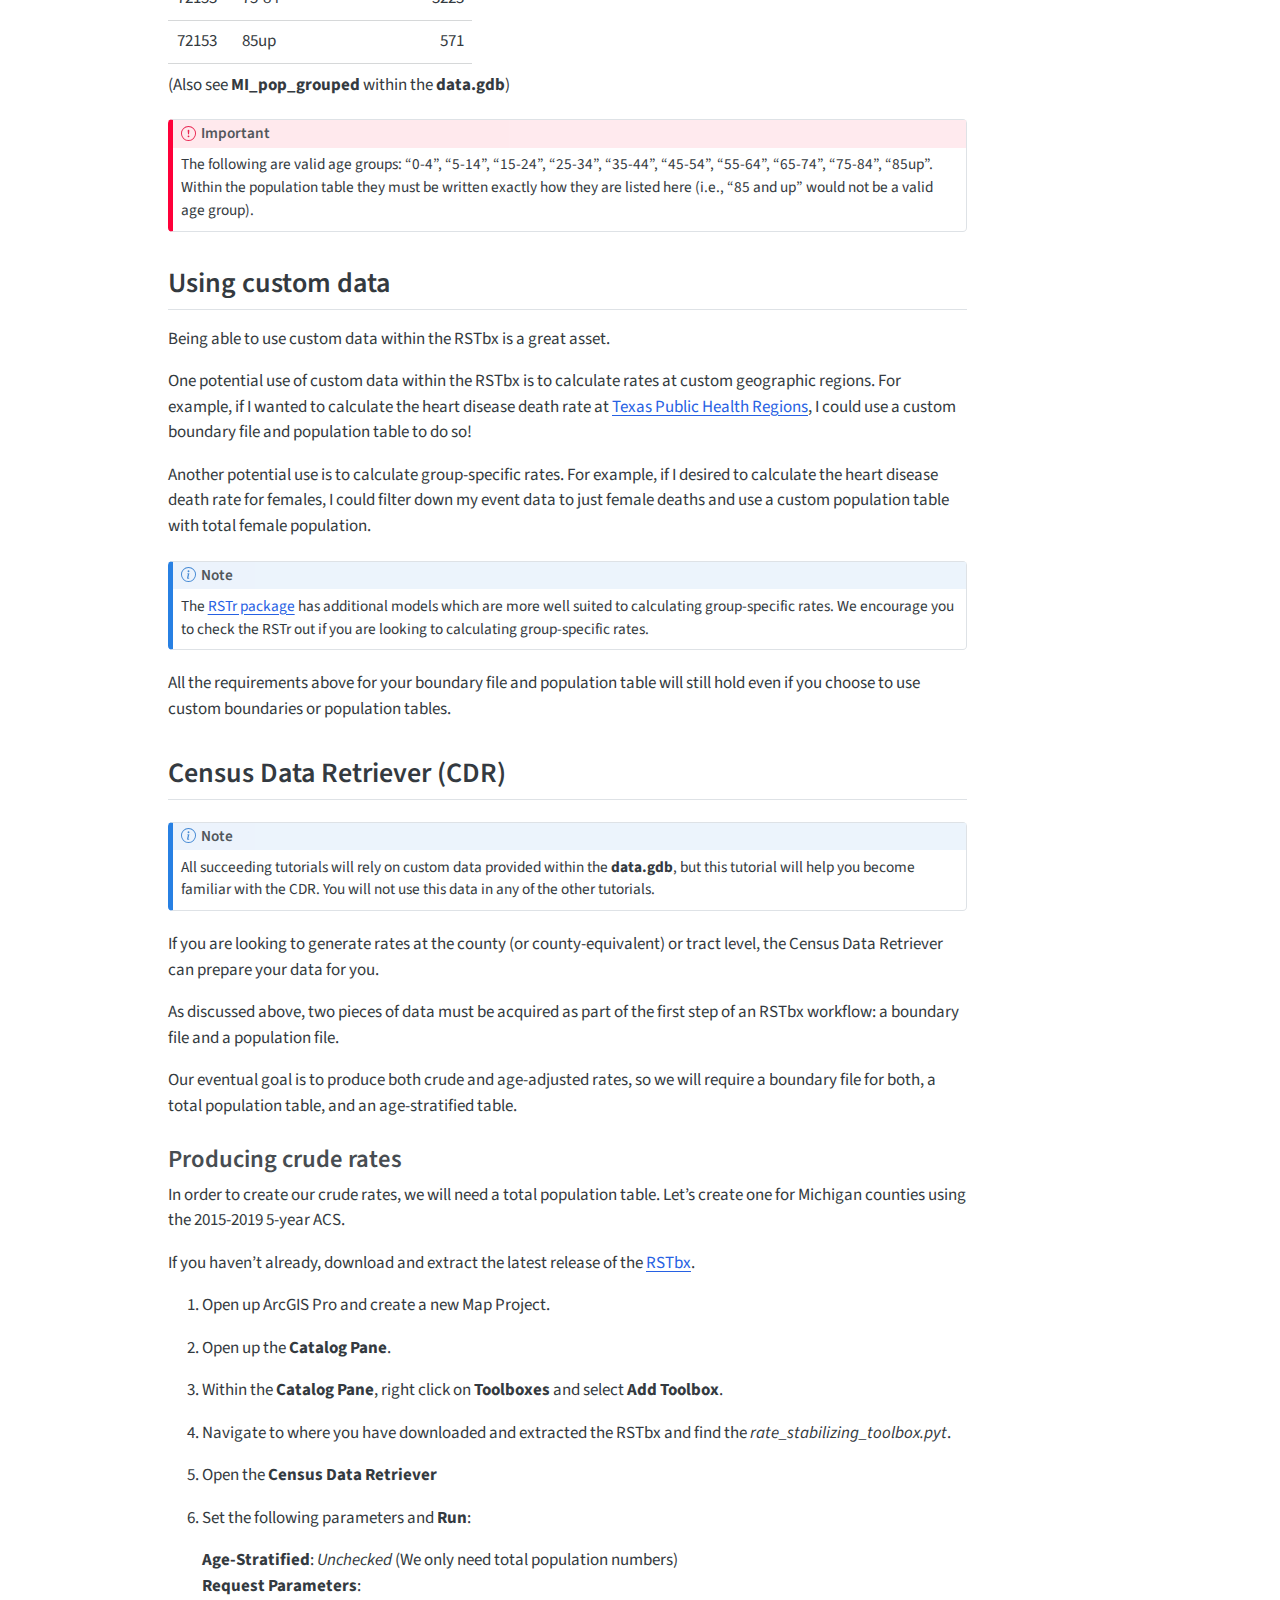
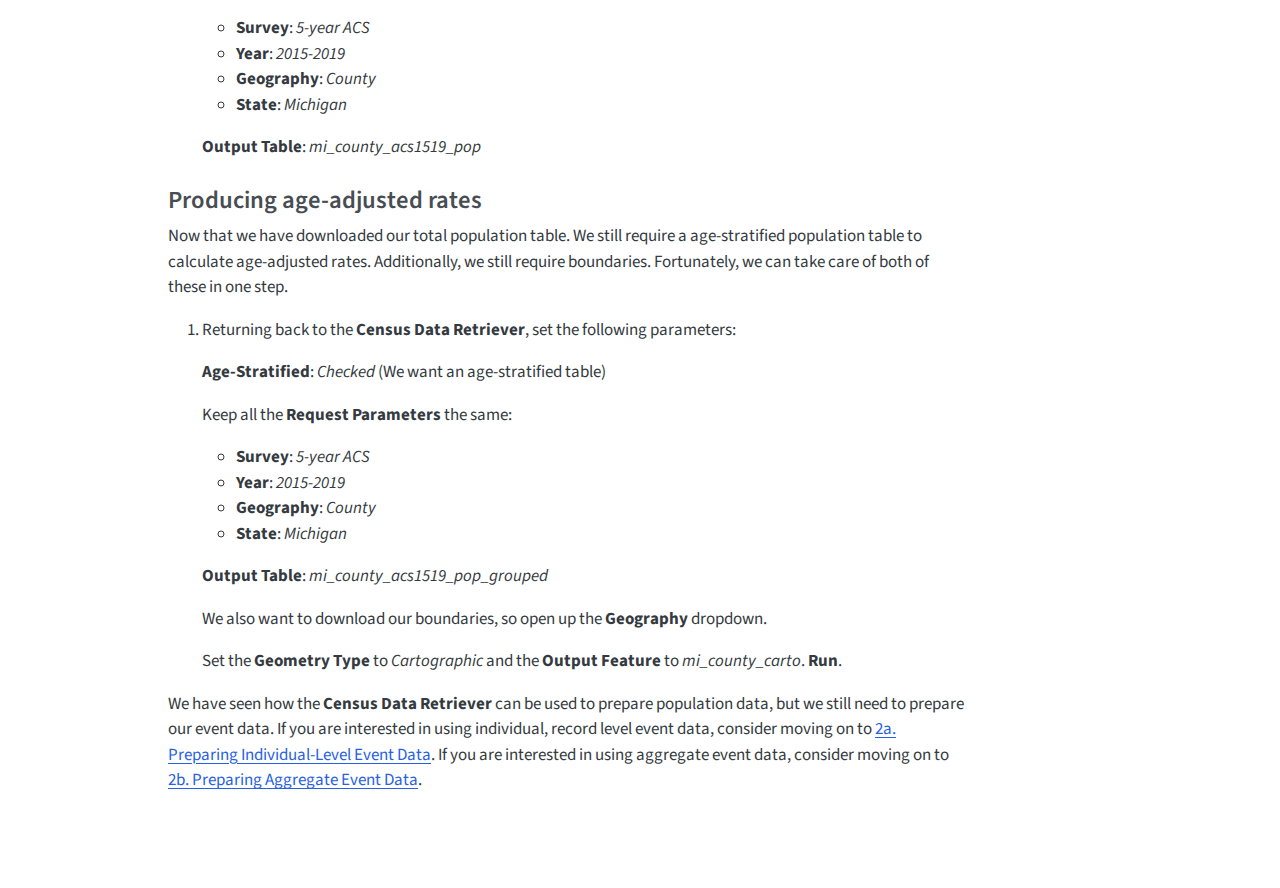
<file: tutorial/pop_data.html>
<!DOCTYPE html>
<html xmlns="http://www.w3.org/1999/xhtml" lang="en" xml:lang="en"><head>

<meta charset="utf-8">
<meta name="generator" content="quarto-1.6.40">

<meta name="viewport" content="width=device-width, initial-scale=1.0, user-scalable=yes">


<title>1. Acquiring Population Data – RSTbx</title>
<style>
code{white-space: pre-wrap;}
span.smallcaps{font-variant: small-caps;}
div.columns{display: flex; gap: min(4vw, 1.5em);}
div.column{flex: auto; overflow-x: auto;}
div.hanging-indent{margin-left: 1.5em; text-indent: -1.5em;}
ul.task-list{list-style: none;}
ul.task-list li input[type="checkbox"] {
  width: 0.8em;
  margin: 0 0.8em 0.2em -1em; /* quarto-specific, see https://github.com/quarto-dev/quarto-cli/issues/4556 */ 
  vertical-align: middle;
}
</style>


<script src="../site_libs/quarto-nav/quarto-nav.js"></script>
<script src="../site_libs/quarto-nav/headroom.min.js"></script>
<script src="../site_libs/clipboard/clipboard.min.js"></script>
<script src="../site_libs/quarto-search/autocomplete.umd.js"></script>
<script src="../site_libs/quarto-search/fuse.min.js"></script>
<script src="../site_libs/quarto-search/quarto-search.js"></script>
<meta name="quarto:offset" content="../">
<script src="../site_libs/quarto-html/quarto.js"></script>
<script src="../site_libs/quarto-html/popper.min.js"></script>
<script src="../site_libs/quarto-html/tippy.umd.min.js"></script>
<script src="../site_libs/quarto-html/anchor.min.js"></script>
<link href="../site_libs/quarto-html/tippy.css" rel="stylesheet">
<link href="../site_libs/quarto-html/quarto-syntax-highlighting-549806ee2085284f45b00abea8c6df48.css" rel="stylesheet" id="quarto-text-highlighting-styles">
<script src="../site_libs/bootstrap/bootstrap.min.js"></script>
<link href="../site_libs/bootstrap/bootstrap-icons.css" rel="stylesheet">
<link href="../site_libs/bootstrap/bootstrap-b0c71997d7a659fdec90bd343eeae35d.min.css" rel="stylesheet" append-hash="true" id="quarto-bootstrap" data-mode="light">
<script id="quarto-search-options" type="application/json">{
  "location": "navbar",
  "copy-button": false,
  "collapse-after": 3,
  "panel-placement": "end",
  "type": "overlay",
  "limit": 50,
  "keyboard-shortcut": [
    "f",
    "/",
    "s"
  ],
  "show-item-context": false,
  "language": {
    "search-no-results-text": "No results",
    "search-matching-documents-text": "matching documents",
    "search-copy-link-title": "Copy link to search",
    "search-hide-matches-text": "Hide additional matches",
    "search-more-match-text": "more match in this document",
    "search-more-matches-text": "more matches in this document",
    "search-clear-button-title": "Clear",
    "search-text-placeholder": "",
    "search-detached-cancel-button-title": "Cancel",
    "search-submit-button-title": "Submit",
    "search-label": "Search"
  }
}</script>


<link rel="stylesheet" href="../styles.css">
</head>

<body class="nav-fixed">

<div id="quarto-search-results"></div>
  <header id="quarto-header" class="headroom fixed-top">
    <nav class="navbar navbar-expand-lg " data-bs-theme="dark">
      <div class="navbar-container container-fluid">
      <div class="navbar-brand-container mx-auto">
    <a class="navbar-brand" href="../index.html">
    <span class="navbar-title">RSTbx</span>
    </a>
  </div>
            <div id="quarto-search" class="" title="Search"></div>
          <button class="navbar-toggler" type="button" data-bs-toggle="collapse" data-bs-target="#navbarCollapse" aria-controls="navbarCollapse" role="menu" aria-expanded="false" aria-label="Toggle navigation" onclick="if (window.quartoToggleHeadroom) { window.quartoToggleHeadroom(); }">
  <span class="navbar-toggler-icon"></span>
</button>
          <div class="collapse navbar-collapse" id="navbarCollapse">
            <ul class="navbar-nav navbar-nav-scroll me-auto">
  <li class="nav-item">
    <a class="nav-link" href="../index.html"> 
<span class="menu-text">Getting Started</span></a>
  </li>  
  <li class="nav-item dropdown ">
    <a class="nav-link dropdown-toggle" href="#" id="nav-menu-tutorials" role="link" data-bs-toggle="dropdown" aria-expanded="false">
 <span class="menu-text">Tutorials</span>
    </a>
    <ul class="dropdown-menu" aria-labelledby="nav-menu-tutorials">    
        <li>
    <a class="dropdown-item" href="../tutorial/pop_data.html">
 <span class="dropdown-text">1. Acquiring Population Data</span></a>
  </li>  
        <li>
    <a class="dropdown-item" href="../tutorial/indiv_event_data.html">
 <span class="dropdown-text">2a. Preparing Individual-Level Event Data</span></a>
  </li>  
        <li>
    <a class="dropdown-item" href="../tutorial/agg_event_data.html">
 <span class="dropdown-text">2b. Preparing Aggregate Event Data</span></a>
  </li>  
        <li>
    <a class="dropdown-item" href="../tutorial/stab_rates.html">
 <span class="dropdown-text">3. Producing Stabilized Rates</span></a>
  </li>  
    </ul>
  </li>
  <li class="nav-item">
    <a class="nav-link" href="../reference/index.html"> 
<span class="menu-text">Reference</span></a>
  </li>  
</ul>
          </div> <!-- /navcollapse -->
            <div class="quarto-navbar-tools">
</div>
      </div> <!-- /container-fluid -->
    </nav>
</header>
<!-- content -->
<div id="quarto-content" class="quarto-container page-columns page-rows-contents page-layout-article page-navbar">
<!-- sidebar -->
<!-- margin-sidebar -->
    <div id="quarto-margin-sidebar" class="sidebar margin-sidebar">
        <nav id="TOC" role="doc-toc" class="toc-active">
    <h2 id="toc-title">On this page</h2>
   
  <ul>
  <li><a href="#requirements" id="toc-requirements" class="nav-link active" data-scroll-target="#requirements">Requirements</a>
  <ul class="collapse">
  <li><a href="#boundary-file" id="toc-boundary-file" class="nav-link" data-scroll-target="#boundary-file">Boundary file</a></li>
  <li><a href="#population-tables" id="toc-population-tables" class="nav-link" data-scroll-target="#population-tables">Population Tables</a></li>
  </ul></li>
  <li><a href="#using-custom-data" id="toc-using-custom-data" class="nav-link" data-scroll-target="#using-custom-data">Using custom data</a></li>
  <li><a href="#census-data-retriever-cdr" id="toc-census-data-retriever-cdr" class="nav-link" data-scroll-target="#census-data-retriever-cdr">Census Data Retriever (CDR)</a>
  <ul class="collapse">
  <li><a href="#producing-crude-rates" id="toc-producing-crude-rates" class="nav-link" data-scroll-target="#producing-crude-rates">Producing crude rates</a></li>
  <li><a href="#producing-age-adjusted-rates" id="toc-producing-age-adjusted-rates" class="nav-link" data-scroll-target="#producing-age-adjusted-rates">Producing age-adjusted rates</a></li>
  </ul></li>
  </ul>
</nav>
    </div>
<!-- main -->
<main class="content" id="quarto-document-content">

<header id="title-block-header" class="quarto-title-block default">
<div class="quarto-title">
<h1 class="title">1. Acquiring Population Data</h1>
</div>



<div class="quarto-title-meta">

    
  
    
  </div>
  


</header>


<p>The first step in any RSTbx workflow is a boundary file and population data.</p>
<p>Luckly, the <a href="../reference/CDR.html">Census Data Retriever</a> can do both of those things for us!</p>
<section id="requirements" class="level2">
<h2 class="anchored" data-anchor-id="requirements">Requirements</h2>
<section id="boundary-file" class="level3">
<h3 class="anchored" data-anchor-id="boundary-file">Boundary file</h3>
<p>The RSTbx supports any geographic unit for which you can provide a boundary file for. Typically, people utilize Census boundary files for counties or tracts, which can be downloaded in <a href="https://www.census.gov/geographies/mapping-files/time-series/geo/tiger-line-file.html">TIGER</a> or <a href="https://www.census.gov/geographies/mapping-files/time-series/geo/cartographic-boundary.html">Cartographic</a> forms from the Census website.</p>
<p>There are three requirements of these boundary files:</p>
<ul>
<li>They should specify polygon/multipolygon boundaries.</li>
<li>There must be at least one column which must uniquely identify each region within the boundary file. These unique identifiers must be the same as those within the population table and the event table.</li>
<li>There should be no geographic regions within the boundary file which are not adjancent to at least one other area.</li>
</ul>
<div class="callout callout-style-default callout-note callout-titled">
<div class="callout-header d-flex align-content-center">
<div class="callout-icon-container">
<i class="callout-icon"></i>
</div>
<div class="callout-title-container flex-fill">
Note
</div>
</div>
<div class="callout-body-container callout-body">
<p>Using Census TIGER boundaries rather than cartographic boundaries will mitigate the concern of geographic units without any adjacent areas, because TIGER boundaries represent political boundaries which span over water.</p>
</div>
</div>
</section>
<section id="population-tables" class="level3">
<h3 class="anchored" data-anchor-id="population-tables">Population Tables</h3>
<p>Population tables can come in two formats depending on your eventual goals. If you would like to produce crude rates, then the table should have one record (row) for each region. It would look something like this:</p>
<div class="table-auto">
<table class="caption-top table">
<thead>
<tr class="header">
<th style="text-align: left;">GEOID</th>
<th style="text-align: right;">PopulationCount</th>
</tr>
</thead>
<tbody>
<tr class="odd">
<td style="text-align: left;">01001</td>
<td style="text-align: right;">59285</td>
</tr>
<tr class="even">
<td style="text-align: left;">01003</td>
<td style="text-align: right;">239945</td>
</tr>
<tr class="odd">
<td style="text-align: left;">01005</td>
<td style="text-align: right;">24757</td>
</tr>
<tr class="even">
<td style="text-align: left;">…</td>
<td style="text-align: right;">…</td>
</tr>
<tr class="odd">
<td style="text-align: left;">72149</td>
<td style="text-align: right;">21778</td>
</tr>
<tr class="even">
<td style="text-align: left;">72151</td>
<td style="text-align: right;">29868</td>
</tr>
<tr class="odd">
<td style="text-align: left;">72153</td>
<td style="text-align: right;">33509</td>
</tr>
</tbody>
</table>
</div>
<p>(Also see <strong>MI_pop</strong> within the <strong>data.gdb</strong>)</p>
<p>If you would like to produce age-adjusted rates, then the table should have one record for each region age-group combination. It would like something like this:</p>
<div class="table-auto">
<table class="caption-top table">
<thead>
<tr class="header">
<th style="text-align: left;">GEOID</th>
<th style="text-align: left;">AgeGroup</th>
<th style="text-align: right;">PopulationCount</th>
</tr>
</thead>
<tbody>
<tr class="odd">
<td style="text-align: left;">01001</td>
<td style="text-align: left;">0-4</td>
<td style="text-align: right;">3430</td>
</tr>
<tr class="even">
<td style="text-align: left;">01001</td>
<td style="text-align: left;">5-14</td>
<td style="text-align: right;">7749</td>
</tr>
<tr class="odd">
<td style="text-align: left;">01001</td>
<td style="text-align: left;">15-24</td>
<td style="text-align: right;">7339</td>
</tr>
<tr class="even">
<td style="text-align: left;">…</td>
<td style="text-align: left;">…</td>
<td style="text-align: right;">…</td>
</tr>
<tr class="odd">
<td style="text-align: left;">72153</td>
<td style="text-align: left;">65-74</td>
<td style="text-align: right;">4527</td>
</tr>
<tr class="even">
<td style="text-align: left;">72153</td>
<td style="text-align: left;">75-84</td>
<td style="text-align: right;">3223</td>
</tr>
<tr class="odd">
<td style="text-align: left;">72153</td>
<td style="text-align: left;">85up</td>
<td style="text-align: right;">571</td>
</tr>
</tbody>
</table>
</div>
<p>(Also see <strong>MI_pop_grouped</strong> within the <strong>data.gdb</strong>)</p>
<div class="callout callout-style-default callout-important callout-titled">
<div class="callout-header d-flex align-content-center">
<div class="callout-icon-container">
<i class="callout-icon"></i>
</div>
<div class="callout-title-container flex-fill">
Important
</div>
</div>
<div class="callout-body-container callout-body">
<p>The following are valid age groups: “0-4”, “5-14”, “15-24”, “25-34”, “35-44”, “45-54”, “55-64”, “65-74”, “75-84”, “85up”. Within the population table they must be written exactly how they are listed here (i.e., “85 and up” would not be a valid age group).</p>
</div>
</div>
</section>
</section>
<section id="using-custom-data" class="level2">
<h2 class="anchored" data-anchor-id="using-custom-data">Using custom data</h2>
<p>Being able to use custom data within the RSTbx is a great asset.</p>
<p>One potential use of custom data within the RSTbx is to calculate rates at custom geographic regions. For example, if I wanted to calculate the heart disease death rate at <a href="https://www.dshs.texas.gov/regional-local-health-operations/public-health-regions">Texas Public Health Regions</a>, I could use a custom boundary file and population table to do so!</p>
<p>Another potential use is to calculate group-specific rates. For example, if I desired to calculate the heart disease death rate for females, I could filter down my event data to just female deaths and use a custom population table with total female population.</p>
<div class="callout callout-style-default callout-note callout-titled">
<div class="callout-header d-flex align-content-center">
<div class="callout-icon-container">
<i class="callout-icon"></i>
</div>
<div class="callout-title-container flex-fill">
Note
</div>
</div>
<div class="callout-body-container callout-body">
<p>The <a href="https://github.com/CEHI-code-repos/RSTr">RSTr package</a> has additional models which are more well suited to calculating group-specific rates. We encourage you to check the RSTr out if you are looking to calculating group-specific rates.</p>
</div>
</div>
<p>All the requirements above for your boundary file and population table will still hold even if you choose to use custom boundaries or population tables.</p>
</section>
<section id="census-data-retriever-cdr" class="level2">
<h2 class="anchored" data-anchor-id="census-data-retriever-cdr">Census Data Retriever (CDR)</h2>
<div class="callout callout-style-default callout-note callout-titled">
<div class="callout-header d-flex align-content-center">
<div class="callout-icon-container">
<i class="callout-icon"></i>
</div>
<div class="callout-title-container flex-fill">
Note
</div>
</div>
<div class="callout-body-container callout-body">
<p>All succeeding tutorials will rely on custom data provided within the <strong>data.gdb</strong>, but this tutorial will help you become familiar with the CDR. You will not use this data in any of the other tutorials.</p>
</div>
</div>
<p>If you are looking to generate rates at the county (or county-equivalent) or tract level, the Census Data Retriever can prepare your data for you.</p>
<p>As discussed above, two pieces of data must be acquired as part of the first step of an RSTbx workflow: a boundary file and a population file.</p>
<p>Our eventual goal is to produce both crude and age-adjusted rates, so we will require a boundary file for both, a total population table, and an age-stratified table.</p>
<section id="producing-crude-rates" class="level3">
<h3 class="anchored" data-anchor-id="producing-crude-rates">Producing crude rates</h3>
<p>In order to create our crude rates, we will need a total population table. Let’s create one for Michigan counties using the 2015-2019 5-year ACS.</p>
<p>If you haven’t already, download and extract the latest release of the <a href="https://github.com/CEHI-code-repos/RateStabilizingToolbox/releases/latest">RSTbx</a>.</p>
<ol type="1">
<li><p>Open up ArcGIS Pro and create a new Map Project.</p></li>
<li><p>Open up the <strong>Catalog Pane</strong>.</p></li>
<li><p>Within the <strong>Catalog Pane</strong>, right click on <strong>Toolboxes</strong> and select <strong>Add Toolbox</strong>.</p></li>
<li><p>Navigate to where you have downloaded and extracted the RSTbx and find the <em>rate_stabilizing_toolbox.pyt</em>.</p></li>
<li><p>Open the <strong>Census Data Retriever</strong></p></li>
<li><p>Set the following parameters and <strong>Run</strong>:</p>
<p><strong>Age-Stratified</strong>: <em>Unchecked</em> (We only need total population numbers)<br>
<strong>Request Parameters</strong>:</p>
<ul>
<li><strong>Survey</strong>: <em>5-year ACS</em><br>
</li>
<li><strong>Year</strong>: <em>2015-2019</em><br>
</li>
<li><strong>Geography</strong>: <em>County</em><br>
</li>
<li><strong>State</strong>: <em>Michigan</em></li>
</ul>
<p><strong>Output Table</strong>: <em>mi_county_acs1519_pop</em></p></li>
</ol>
</section>
<section id="producing-age-adjusted-rates" class="level3">
<h3 class="anchored" data-anchor-id="producing-age-adjusted-rates">Producing age-adjusted rates</h3>
<p>Now that we have downloaded our total population table. We still require a age-stratified population table to calculate age-adjusted rates. Additionally, we still require boundaries. Fortunately, we can take care of both of these in one step.</p>
<ol type="1">
<li><p>Returning back to the <strong>Census Data Retriever</strong>, set the following parameters:</p>
<p><strong>Age-Stratified</strong>: <em>Checked</em> (We want an age-stratified table)</p>
<p>Keep all the <strong>Request Parameters</strong> the same:</p>
<ul>
<li><strong>Survey</strong>: <em>5-year ACS</em><br>
</li>
<li><strong>Year</strong>: <em>2015-2019</em><br>
</li>
<li><strong>Geography</strong>: <em>County</em><br>
</li>
<li><strong>State</strong>: <em>Michigan</em></li>
</ul>
<p><strong>Output Table</strong>: <em>mi_county_acs1519_pop_grouped</em></p>
<p>We also want to download our boundaries, so open up the <strong>Geography</strong> dropdown.</p>
<p>Set the <strong>Geometry Type</strong> to <em>Cartographic</em> and the <strong>Output Feature</strong> to <em>mi_county_carto</em>. <strong>Run</strong>.</p></li>
</ol>
<p>We have seen how the <strong>Census Data Retriever</strong> can be used to prepare population data, but we still need to prepare our event data. If you are interested in using individual, record level event data, consider moving on to <a href="../tutorial/indiv_event_data.html">2a. Preparing Individual-Level Event Data</a>. If you are interested in using aggregate event data, consider moving on to <a href="../tutorial/agg_event_data.html">2b. Preparing Aggregate Event Data</a>.</p>


</section>
</section>

</main> <!-- /main -->
<script id="quarto-html-after-body" type="application/javascript">
window.document.addEventListener("DOMContentLoaded", function (event) {
  const toggleBodyColorMode = (bsSheetEl) => {
    const mode = bsSheetEl.getAttribute("data-mode");
    const bodyEl = window.document.querySelector("body");
    if (mode === "dark") {
      bodyEl.classList.add("quarto-dark");
      bodyEl.classList.remove("quarto-light");
    } else {
      bodyEl.classList.add("quarto-light");
      bodyEl.classList.remove("quarto-dark");
    }
  }
  const toggleBodyColorPrimary = () => {
    const bsSheetEl = window.document.querySelector("link#quarto-bootstrap");
    if (bsSheetEl) {
      toggleBodyColorMode(bsSheetEl);
    }
  }
  toggleBodyColorPrimary();  
  const icon = "";
  const anchorJS = new window.AnchorJS();
  anchorJS.options = {
    placement: 'right',
    icon: icon
  };
  anchorJS.add('.anchored');
  const isCodeAnnotation = (el) => {
    for (const clz of el.classList) {
      if (clz.startsWith('code-annotation-')) {                     
        return true;
      }
    }
    return false;
  }
  const onCopySuccess = function(e) {
    // button target
    const button = e.trigger;
    // don't keep focus
    button.blur();
    // flash "checked"
    button.classList.add('code-copy-button-checked');
    var currentTitle = button.getAttribute("title");
    button.setAttribute("title", "Copied!");
    let tooltip;
    if (window.bootstrap) {
      button.setAttribute("data-bs-toggle", "tooltip");
      button.setAttribute("data-bs-placement", "left");
      button.setAttribute("data-bs-title", "Copied!");
      tooltip = new bootstrap.Tooltip(button, 
        { trigger: "manual", 
          customClass: "code-copy-button-tooltip",
          offset: [0, -8]});
      tooltip.show();    
    }
    setTimeout(function() {
      if (tooltip) {
        tooltip.hide();
        button.removeAttribute("data-bs-title");
        button.removeAttribute("data-bs-toggle");
        button.removeAttribute("data-bs-placement");
      }
      button.setAttribute("title", currentTitle);
      button.classList.remove('code-copy-button-checked');
    }, 1000);
    // clear code selection
    e.clearSelection();
  }
  const getTextToCopy = function(trigger) {
      const codeEl = trigger.previousElementSibling.cloneNode(true);
      for (const childEl of codeEl.children) {
        if (isCodeAnnotation(childEl)) {
          childEl.remove();
        }
      }
      return codeEl.innerText;
  }
  const clipboard = new window.ClipboardJS('.code-copy-button:not([data-in-quarto-modal])', {
    text: getTextToCopy
  });
  clipboard.on('success', onCopySuccess);
  if (window.document.getElementById('quarto-embedded-source-code-modal')) {
    const clipboardModal = new window.ClipboardJS('.code-copy-button[data-in-quarto-modal]', {
      text: getTextToCopy,
      container: window.document.getElementById('quarto-embedded-source-code-modal')
    });
    clipboardModal.on('success', onCopySuccess);
  }
    var localhostRegex = new RegExp(/^(?:http|https):\/\/localhost\:?[0-9]*\//);
    var mailtoRegex = new RegExp(/^mailto:/);
      var filterRegex = new RegExp('/' + window.location.host + '/');
    var isInternal = (href) => {
        return filterRegex.test(href) || localhostRegex.test(href) || mailtoRegex.test(href);
    }
    // Inspect non-navigation links and adorn them if external
 	var links = window.document.querySelectorAll('a[href]:not(.nav-link):not(.navbar-brand):not(.toc-action):not(.sidebar-link):not(.sidebar-item-toggle):not(.pagination-link):not(.no-external):not([aria-hidden]):not(.dropdown-item):not(.quarto-navigation-tool):not(.about-link)');
    for (var i=0; i<links.length; i++) {
      const link = links[i];
      if (!isInternal(link.href)) {
        // undo the damage that might have been done by quarto-nav.js in the case of
        // links that we want to consider external
        if (link.dataset.originalHref !== undefined) {
          link.href = link.dataset.originalHref;
        }
      }
    }
  function tippyHover(el, contentFn, onTriggerFn, onUntriggerFn) {
    const config = {
      allowHTML: true,
      maxWidth: 500,
      delay: 100,
      arrow: false,
      appendTo: function(el) {
          return el.parentElement;
      },
      interactive: true,
      interactiveBorder: 10,
      theme: 'quarto',
      placement: 'bottom-start',
    };
    if (contentFn) {
      config.content = contentFn;
    }
    if (onTriggerFn) {
      config.onTrigger = onTriggerFn;
    }
    if (onUntriggerFn) {
      config.onUntrigger = onUntriggerFn;
    }
    window.tippy(el, config); 
  }
  const noterefs = window.document.querySelectorAll('a[role="doc-noteref"]');
  for (var i=0; i<noterefs.length; i++) {
    const ref = noterefs[i];
    tippyHover(ref, function() {
      // use id or data attribute instead here
      let href = ref.getAttribute('data-footnote-href') || ref.getAttribute('href');
      try { href = new URL(href).hash; } catch {}
      const id = href.replace(/^#\/?/, "");
      const note = window.document.getElementById(id);
      if (note) {
        return note.innerHTML;
      } else {
        return "";
      }
    });
  }
  const xrefs = window.document.querySelectorAll('a.quarto-xref');
  const processXRef = (id, note) => {
    // Strip column container classes
    const stripColumnClz = (el) => {
      el.classList.remove("page-full", "page-columns");
      if (el.children) {
        for (const child of el.children) {
          stripColumnClz(child);
        }
      }
    }
    stripColumnClz(note)
    if (id === null || id.startsWith('sec-')) {
      // Special case sections, only their first couple elements
      const container = document.createElement("div");
      if (note.children && note.children.length > 2) {
        container.appendChild(note.children[0].cloneNode(true));
        for (let i = 1; i < note.children.length; i++) {
          const child = note.children[i];
          if (child.tagName === "P" && child.innerText === "") {
            continue;
          } else {
            container.appendChild(child.cloneNode(true));
            break;
          }
        }
        if (window.Quarto?.typesetMath) {
          window.Quarto.typesetMath(container);
        }
        return container.innerHTML
      } else {
        if (window.Quarto?.typesetMath) {
          window.Quarto.typesetMath(note);
        }
        return note.innerHTML;
      }
    } else {
      // Remove any anchor links if they are present
      const anchorLink = note.querySelector('a.anchorjs-link');
      if (anchorLink) {
        anchorLink.remove();
      }
      if (window.Quarto?.typesetMath) {
        window.Quarto.typesetMath(note);
      }
      if (note.classList.contains("callout")) {
        return note.outerHTML;
      } else {
        return note.innerHTML;
      }
    }
  }
  for (var i=0; i<xrefs.length; i++) {
    const xref = xrefs[i];
    tippyHover(xref, undefined, function(instance) {
      instance.disable();
      let url = xref.getAttribute('href');
      let hash = undefined; 
      if (url.startsWith('#')) {
        hash = url;
      } else {
        try { hash = new URL(url).hash; } catch {}
      }
      if (hash) {
        const id = hash.replace(/^#\/?/, "");
        const note = window.document.getElementById(id);
        if (note !== null) {
          try {
            const html = processXRef(id, note.cloneNode(true));
            instance.setContent(html);
          } finally {
            instance.enable();
            instance.show();
          }
        } else {
          // See if we can fetch this
          fetch(url.split('#')[0])
          .then(res => res.text())
          .then(html => {
            const parser = new DOMParser();
            const htmlDoc = parser.parseFromString(html, "text/html");
            const note = htmlDoc.getElementById(id);
            if (note !== null) {
              const html = processXRef(id, note);
              instance.setContent(html);
            } 
          }).finally(() => {
            instance.enable();
            instance.show();
          });
        }
      } else {
        // See if we can fetch a full url (with no hash to target)
        // This is a special case and we should probably do some content thinning / targeting
        fetch(url)
        .then(res => res.text())
        .then(html => {
          const parser = new DOMParser();
          const htmlDoc = parser.parseFromString(html, "text/html");
          const note = htmlDoc.querySelector('main.content');
          if (note !== null) {
            // This should only happen for chapter cross references
            // (since there is no id in the URL)
            // remove the first header
            if (note.children.length > 0 && note.children[0].tagName === "HEADER") {
              note.children[0].remove();
            }
            const html = processXRef(null, note);
            instance.setContent(html);
          } 
        }).finally(() => {
          instance.enable();
          instance.show();
        });
      }
    }, function(instance) {
    });
  }
      let selectedAnnoteEl;
      const selectorForAnnotation = ( cell, annotation) => {
        let cellAttr = 'data-code-cell="' + cell + '"';
        let lineAttr = 'data-code-annotation="' +  annotation + '"';
        const selector = 'span[' + cellAttr + '][' + lineAttr + ']';
        return selector;
      }
      const selectCodeLines = (annoteEl) => {
        const doc = window.document;
        const targetCell = annoteEl.getAttribute("data-target-cell");
        const targetAnnotation = annoteEl.getAttribute("data-target-annotation");
        const annoteSpan = window.document.querySelector(selectorForAnnotation(targetCell, targetAnnotation));
        const lines = annoteSpan.getAttribute("data-code-lines").split(",");
        const lineIds = lines.map((line) => {
          return targetCell + "-" + line;
        })
        let top = null;
        let height = null;
        let parent = null;
        if (lineIds.length > 0) {
            //compute the position of the single el (top and bottom and make a div)
            const el = window.document.getElementById(lineIds[0]);
            top = el.offsetTop;
            height = el.offsetHeight;
            parent = el.parentElement.parentElement;
          if (lineIds.length > 1) {
            const lastEl = window.document.getElementById(lineIds[lineIds.length - 1]);
            const bottom = lastEl.offsetTop + lastEl.offsetHeight;
            height = bottom - top;
          }
          if (top !== null && height !== null && parent !== null) {
            // cook up a div (if necessary) and position it 
            let div = window.document.getElementById("code-annotation-line-highlight");
            if (div === null) {
              div = window.document.createElement("div");
              div.setAttribute("id", "code-annotation-line-highlight");
              div.style.position = 'absolute';
              parent.appendChild(div);
            }
            div.style.top = top - 2 + "px";
            div.style.height = height + 4 + "px";
            div.style.left = 0;
            let gutterDiv = window.document.getElementById("code-annotation-line-highlight-gutter");
            if (gutterDiv === null) {
              gutterDiv = window.document.createElement("div");
              gutterDiv.setAttribute("id", "code-annotation-line-highlight-gutter");
              gutterDiv.style.position = 'absolute';
              const codeCell = window.document.getElementById(targetCell);
              const gutter = codeCell.querySelector('.code-annotation-gutter');
              gutter.appendChild(gutterDiv);
            }
            gutterDiv.style.top = top - 2 + "px";
            gutterDiv.style.height = height + 4 + "px";
          }
          selectedAnnoteEl = annoteEl;
        }
      };
      const unselectCodeLines = () => {
        const elementsIds = ["code-annotation-line-highlight", "code-annotation-line-highlight-gutter"];
        elementsIds.forEach((elId) => {
          const div = window.document.getElementById(elId);
          if (div) {
            div.remove();
          }
        });
        selectedAnnoteEl = undefined;
      };
        // Handle positioning of the toggle
    window.addEventListener(
      "resize",
      throttle(() => {
        elRect = undefined;
        if (selectedAnnoteEl) {
          selectCodeLines(selectedAnnoteEl);
        }
      }, 10)
    );
    function throttle(fn, ms) {
    let throttle = false;
    let timer;
      return (...args) => {
        if(!throttle) { // first call gets through
            fn.apply(this, args);
            throttle = true;
        } else { // all the others get throttled
            if(timer) clearTimeout(timer); // cancel #2
            timer = setTimeout(() => {
              fn.apply(this, args);
              timer = throttle = false;
            }, ms);
        }
      };
    }
      // Attach click handler to the DT
      const annoteDls = window.document.querySelectorAll('dt[data-target-cell]');
      for (const annoteDlNode of annoteDls) {
        annoteDlNode.addEventListener('click', (event) => {
          const clickedEl = event.target;
          if (clickedEl !== selectedAnnoteEl) {
            unselectCodeLines();
            const activeEl = window.document.querySelector('dt[data-target-cell].code-annotation-active');
            if (activeEl) {
              activeEl.classList.remove('code-annotation-active');
            }
            selectCodeLines(clickedEl);
            clickedEl.classList.add('code-annotation-active');
          } else {
            // Unselect the line
            unselectCodeLines();
            clickedEl.classList.remove('code-annotation-active');
          }
        });
      }
  const findCites = (el) => {
    const parentEl = el.parentElement;
    if (parentEl) {
      const cites = parentEl.dataset.cites;
      if (cites) {
        return {
          el,
          cites: cites.split(' ')
        };
      } else {
        return findCites(el.parentElement)
      }
    } else {
      return undefined;
    }
  };
  var bibliorefs = window.document.querySelectorAll('a[role="doc-biblioref"]');
  for (var i=0; i<bibliorefs.length; i++) {
    const ref = bibliorefs[i];
    const citeInfo = findCites(ref);
    if (citeInfo) {
      tippyHover(citeInfo.el, function() {
        var popup = window.document.createElement('div');
        citeInfo.cites.forEach(function(cite) {
          var citeDiv = window.document.createElement('div');
          citeDiv.classList.add('hanging-indent');
          citeDiv.classList.add('csl-entry');
          var biblioDiv = window.document.getElementById('ref-' + cite);
          if (biblioDiv) {
            citeDiv.innerHTML = biblioDiv.innerHTML;
          }
          popup.appendChild(citeDiv);
        });
        return popup.innerHTML;
      });
    }
  }
});
</script>
</div> <!-- /content -->




</body></html>
</file>
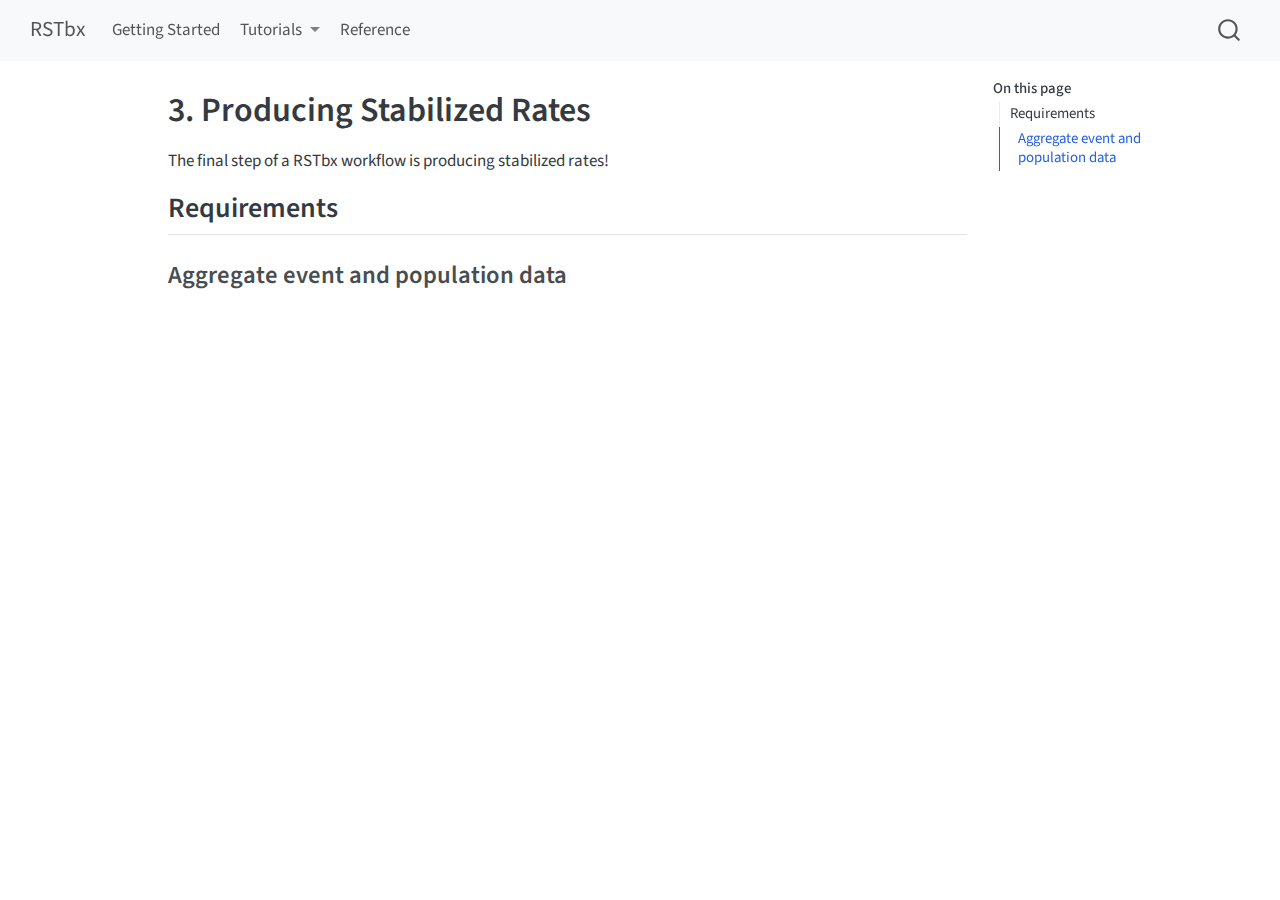
<file: tutorial/stab_rates.html>
<!DOCTYPE html>
<html xmlns="http://www.w3.org/1999/xhtml" lang="en" xml:lang="en"><head>

<meta charset="utf-8">
<meta name="generator" content="quarto-1.7.32">

<meta name="viewport" content="width=device-width, initial-scale=1.0, user-scalable=yes">


<title>3. Producing Stabilized Rates – RSTbx</title>
<style>
code{white-space: pre-wrap;}
span.smallcaps{font-variant: small-caps;}
div.columns{display: flex; gap: min(4vw, 1.5em);}
div.column{flex: auto; overflow-x: auto;}
div.hanging-indent{margin-left: 1.5em; text-indent: -1.5em;}
ul.task-list{list-style: none;}
ul.task-list li input[type="checkbox"] {
  width: 0.8em;
  margin: 0 0.8em 0.2em -1em; /* quarto-specific, see https://github.com/quarto-dev/quarto-cli/issues/4556 */ 
  vertical-align: middle;
}
</style>


<script src="../site_libs/quarto-nav/quarto-nav.js"></script>
<script src="../site_libs/quarto-nav/headroom.min.js"></script>
<script src="../site_libs/clipboard/clipboard.min.js"></script>
<script src="../site_libs/quarto-search/autocomplete.umd.js"></script>
<script src="../site_libs/quarto-search/fuse.min.js"></script>
<script src="../site_libs/quarto-search/quarto-search.js"></script>
<meta name="quarto:offset" content="../">
<script src="../site_libs/quarto-html/quarto.js" type="module"></script>
<script src="../site_libs/quarto-html/tabsets/tabsets.js" type="module"></script>
<script src="../site_libs/quarto-html/popper.min.js"></script>
<script src="../site_libs/quarto-html/tippy.umd.min.js"></script>
<script src="../site_libs/quarto-html/anchor.min.js"></script>
<link href="../site_libs/quarto-html/tippy.css" rel="stylesheet">
<link href="../site_libs/quarto-html/quarto-syntax-highlighting-37eea08aefeeee20ff55810ff984fec1.css" rel="stylesheet" id="quarto-text-highlighting-styles">
<script src="../site_libs/bootstrap/bootstrap.min.js"></script>
<link href="../site_libs/bootstrap/bootstrap-icons.css" rel="stylesheet">
<link href="../site_libs/bootstrap/bootstrap-a986a95301e671fce2c6472dffc862a1.min.css" rel="stylesheet" append-hash="true" id="quarto-bootstrap" data-mode="light">
<script id="quarto-search-options" type="application/json">{
  "location": "navbar",
  "copy-button": false,
  "collapse-after": 3,
  "panel-placement": "end",
  "type": "overlay",
  "limit": 50,
  "keyboard-shortcut": [
    "f",
    "/",
    "s"
  ],
  "show-item-context": false,
  "language": {
    "search-no-results-text": "No results",
    "search-matching-documents-text": "matching documents",
    "search-copy-link-title": "Copy link to search",
    "search-hide-matches-text": "Hide additional matches",
    "search-more-match-text": "more match in this document",
    "search-more-matches-text": "more matches in this document",
    "search-clear-button-title": "Clear",
    "search-text-placeholder": "",
    "search-detached-cancel-button-title": "Cancel",
    "search-submit-button-title": "Submit",
    "search-label": "Search"
  }
}</script>


<link rel="stylesheet" href="../styles.css">
</head>

<body class="nav-fixed quarto-light">

<div id="quarto-search-results"></div>
  <header id="quarto-header" class="headroom fixed-top">
    <nav class="navbar navbar-expand-lg " data-bs-theme="dark">
      <div class="navbar-container container-fluid">
      <div class="navbar-brand-container mx-auto">
    <a class="navbar-brand" href="../index.html">
    <span class="navbar-title">RSTbx</span>
    </a>
  </div>
            <div id="quarto-search" class="" title="Search"></div>
          <button class="navbar-toggler" type="button" data-bs-toggle="collapse" data-bs-target="#navbarCollapse" aria-controls="navbarCollapse" role="menu" aria-expanded="false" aria-label="Toggle navigation" onclick="if (window.quartoToggleHeadroom) { window.quartoToggleHeadroom(); }">
  <span class="navbar-toggler-icon"></span>
</button>
          <div class="collapse navbar-collapse" id="navbarCollapse">
            <ul class="navbar-nav navbar-nav-scroll me-auto">
  <li class="nav-item">
    <a class="nav-link" href="../index.html"> 
<span class="menu-text">Getting Started</span></a>
  </li>  
  <li class="nav-item dropdown ">
    <a class="nav-link dropdown-toggle" href="#" id="nav-menu-tutorials" role="link" data-bs-toggle="dropdown" aria-expanded="false">
 <span class="menu-text">Tutorials</span>
    </a>
    <ul class="dropdown-menu" aria-labelledby="nav-menu-tutorials">    
        <li>
    <a class="dropdown-item" href="../tutorial/pop_data.html">
 <span class="dropdown-text">1. Acquiring Population Data</span></a>
  </li>  
        <li>
    <a class="dropdown-item" href="../tutorial/indiv_event_data.html">
 <span class="dropdown-text">2a. Preparing Individual-Level Event Data</span></a>
  </li>  
        <li>
    <a class="dropdown-item" href="../tutorial/agg_event_data.html">
 <span class="dropdown-text">2b. Preparing Aggregate Event Data</span></a>
  </li>  
        <li>
    <a class="dropdown-item" href="../tutorial/stab_rates.html">
 <span class="dropdown-text">3. Producing Stabilized Rates</span></a>
  </li>  
    </ul>
  </li>
  <li class="nav-item">
    <a class="nav-link" href="../reference/index.html"> 
<span class="menu-text">Reference</span></a>
  </li>  
</ul>
          </div> <!-- /navcollapse -->
            <div class="quarto-navbar-tools">
</div>
      </div> <!-- /container-fluid -->
    </nav>
</header>
<!-- content -->
<div id="quarto-content" class="quarto-container page-columns page-rows-contents page-layout-article page-navbar">
<!-- sidebar -->
<!-- margin-sidebar -->
    <div id="quarto-margin-sidebar" class="sidebar margin-sidebar">
        <nav id="TOC" role="doc-toc" class="toc-active">
    <h2 id="toc-title">On this page</h2>
   
  <ul>
  <li><a href="#requirements" id="toc-requirements" class="nav-link active" data-scroll-target="#requirements">Requirements</a>
  <ul class="collapse">
  <li><a href="#aggregate-event-and-population-data" id="toc-aggregate-event-and-population-data" class="nav-link" data-scroll-target="#aggregate-event-and-population-data">Aggregate event and population data</a></li>
  </ul></li>
  </ul>
</nav>
    </div>
<!-- main -->
<main class="content" id="quarto-document-content">

<header id="title-block-header" class="quarto-title-block default">
<div class="quarto-title">
<h1 class="title">3. Producing Stabilized Rates</h1>
</div>



<div class="quarto-title-meta">

    
  
    
  </div>
  


</header>


<p>The final step of a RSTbx workflow is producing stabilized rates!</p>
<section id="requirements" class="level2">
<h2 class="anchored" data-anchor-id="requirements">Requirements</h2>
<section id="aggregate-event-and-population-data" class="level3">
<h3 class="anchored" data-anchor-id="aggregate-event-and-population-data">Aggregate event and population data</h3>


</section>
</section>

</main> <!-- /main -->
<script id="quarto-html-after-body" type="application/javascript">
  window.document.addEventListener("DOMContentLoaded", function (event) {
    const icon = "";
    const anchorJS = new window.AnchorJS();
    anchorJS.options = {
      placement: 'right',
      icon: icon
    };
    anchorJS.add('.anchored');
    const isCodeAnnotation = (el) => {
      for (const clz of el.classList) {
        if (clz.startsWith('code-annotation-')) {                     
          return true;
        }
      }
      return false;
    }
    const onCopySuccess = function(e) {
      // button target
      const button = e.trigger;
      // don't keep focus
      button.blur();
      // flash "checked"
      button.classList.add('code-copy-button-checked');
      var currentTitle = button.getAttribute("title");
      button.setAttribute("title", "Copied!");
      let tooltip;
      if (window.bootstrap) {
        button.setAttribute("data-bs-toggle", "tooltip");
        button.setAttribute("data-bs-placement", "left");
        button.setAttribute("data-bs-title", "Copied!");
        tooltip = new bootstrap.Tooltip(button, 
          { trigger: "manual", 
            customClass: "code-copy-button-tooltip",
            offset: [0, -8]});
        tooltip.show();    
      }
      setTimeout(function() {
        if (tooltip) {
          tooltip.hide();
          button.removeAttribute("data-bs-title");
          button.removeAttribute("data-bs-toggle");
          button.removeAttribute("data-bs-placement");
        }
        button.setAttribute("title", currentTitle);
        button.classList.remove('code-copy-button-checked');
      }, 1000);
      // clear code selection
      e.clearSelection();
    }
    const getTextToCopy = function(trigger) {
        const codeEl = trigger.previousElementSibling.cloneNode(true);
        for (const childEl of codeEl.children) {
          if (isCodeAnnotation(childEl)) {
            childEl.remove();
          }
        }
        return codeEl.innerText;
    }
    const clipboard = new window.ClipboardJS('.code-copy-button:not([data-in-quarto-modal])', {
      text: getTextToCopy
    });
    clipboard.on('success', onCopySuccess);
    if (window.document.getElementById('quarto-embedded-source-code-modal')) {
      const clipboardModal = new window.ClipboardJS('.code-copy-button[data-in-quarto-modal]', {
        text: getTextToCopy,
        container: window.document.getElementById('quarto-embedded-source-code-modal')
      });
      clipboardModal.on('success', onCopySuccess);
    }
      var localhostRegex = new RegExp(/^(?:http|https):\/\/localhost\:?[0-9]*\//);
      var mailtoRegex = new RegExp(/^mailto:/);
        var filterRegex = new RegExp("https:\/\/CEHI-code-repos\.github\.io\/RateStabilizingToolbox\/");
      var isInternal = (href) => {
          return filterRegex.test(href) || localhostRegex.test(href) || mailtoRegex.test(href);
      }
      // Inspect non-navigation links and adorn them if external
     var links = window.document.querySelectorAll('a[href]:not(.nav-link):not(.navbar-brand):not(.toc-action):not(.sidebar-link):not(.sidebar-item-toggle):not(.pagination-link):not(.no-external):not([aria-hidden]):not(.dropdown-item):not(.quarto-navigation-tool):not(.about-link)');
      for (var i=0; i<links.length; i++) {
        const link = links[i];
        if (!isInternal(link.href)) {
          // undo the damage that might have been done by quarto-nav.js in the case of
          // links that we want to consider external
          if (link.dataset.originalHref !== undefined) {
            link.href = link.dataset.originalHref;
          }
        }
      }
    function tippyHover(el, contentFn, onTriggerFn, onUntriggerFn) {
      const config = {
        allowHTML: true,
        maxWidth: 500,
        delay: 100,
        arrow: false,
        appendTo: function(el) {
            return el.parentElement;
        },
        interactive: true,
        interactiveBorder: 10,
        theme: 'quarto',
        placement: 'bottom-start',
      };
      if (contentFn) {
        config.content = contentFn;
      }
      if (onTriggerFn) {
        config.onTrigger = onTriggerFn;
      }
      if (onUntriggerFn) {
        config.onUntrigger = onUntriggerFn;
      }
      window.tippy(el, config); 
    }
    const noterefs = window.document.querySelectorAll('a[role="doc-noteref"]');
    for (var i=0; i<noterefs.length; i++) {
      const ref = noterefs[i];
      tippyHover(ref, function() {
        // use id or data attribute instead here
        let href = ref.getAttribute('data-footnote-href') || ref.getAttribute('href');
        try { href = new URL(href).hash; } catch {}
        const id = href.replace(/^#\/?/, "");
        const note = window.document.getElementById(id);
        if (note) {
          return note.innerHTML;
        } else {
          return "";
        }
      });
    }
    const xrefs = window.document.querySelectorAll('a.quarto-xref');
    const processXRef = (id, note) => {
      // Strip column container classes
      const stripColumnClz = (el) => {
        el.classList.remove("page-full", "page-columns");
        if (el.children) {
          for (const child of el.children) {
            stripColumnClz(child);
          }
        }
      }
      stripColumnClz(note)
      if (id === null || id.startsWith('sec-')) {
        // Special case sections, only their first couple elements
        const container = document.createElement("div");
        if (note.children && note.children.length > 2) {
          container.appendChild(note.children[0].cloneNode(true));
          for (let i = 1; i < note.children.length; i++) {
            const child = note.children[i];
            if (child.tagName === "P" && child.innerText === "") {
              continue;
            } else {
              container.appendChild(child.cloneNode(true));
              break;
            }
          }
          if (window.Quarto?.typesetMath) {
            window.Quarto.typesetMath(container);
          }
          return container.innerHTML
        } else {
          if (window.Quarto?.typesetMath) {
            window.Quarto.typesetMath(note);
          }
          return note.innerHTML;
        }
      } else {
        // Remove any anchor links if they are present
        const anchorLink = note.querySelector('a.anchorjs-link');
        if (anchorLink) {
          anchorLink.remove();
        }
        if (window.Quarto?.typesetMath) {
          window.Quarto.typesetMath(note);
        }
        if (note.classList.contains("callout")) {
          return note.outerHTML;
        } else {
          return note.innerHTML;
        }
      }
    }
    for (var i=0; i<xrefs.length; i++) {
      const xref = xrefs[i];
      tippyHover(xref, undefined, function(instance) {
        instance.disable();
        let url = xref.getAttribute('href');
        let hash = undefined; 
        if (url.startsWith('#')) {
          hash = url;
        } else {
          try { hash = new URL(url).hash; } catch {}
        }
        if (hash) {
          const id = hash.replace(/^#\/?/, "");
          const note = window.document.getElementById(id);
          if (note !== null) {
            try {
              const html = processXRef(id, note.cloneNode(true));
              instance.setContent(html);
            } finally {
              instance.enable();
              instance.show();
            }
          } else {
            // See if we can fetch this
            fetch(url.split('#')[0])
            .then(res => res.text())
            .then(html => {
              const parser = new DOMParser();
              const htmlDoc = parser.parseFromString(html, "text/html");
              const note = htmlDoc.getElementById(id);
              if (note !== null) {
                const html = processXRef(id, note);
                instance.setContent(html);
              } 
            }).finally(() => {
              instance.enable();
              instance.show();
            });
          }
        } else {
          // See if we can fetch a full url (with no hash to target)
          // This is a special case and we should probably do some content thinning / targeting
          fetch(url)
          .then(res => res.text())
          .then(html => {
            const parser = new DOMParser();
            const htmlDoc = parser.parseFromString(html, "text/html");
            const note = htmlDoc.querySelector('main.content');
            if (note !== null) {
              // This should only happen for chapter cross references
              // (since there is no id in the URL)
              // remove the first header
              if (note.children.length > 0 && note.children[0].tagName === "HEADER") {
                note.children[0].remove();
              }
              const html = processXRef(null, note);
              instance.setContent(html);
            } 
          }).finally(() => {
            instance.enable();
            instance.show();
          });
        }
      }, function(instance) {
      });
    }
        let selectedAnnoteEl;
        const selectorForAnnotation = ( cell, annotation) => {
          let cellAttr = 'data-code-cell="' + cell + '"';
          let lineAttr = 'data-code-annotation="' +  annotation + '"';
          const selector = 'span[' + cellAttr + '][' + lineAttr + ']';
          return selector;
        }
        const selectCodeLines = (annoteEl) => {
          const doc = window.document;
          const targetCell = annoteEl.getAttribute("data-target-cell");
          const targetAnnotation = annoteEl.getAttribute("data-target-annotation");
          const annoteSpan = window.document.querySelector(selectorForAnnotation(targetCell, targetAnnotation));
          const lines = annoteSpan.getAttribute("data-code-lines").split(",");
          const lineIds = lines.map((line) => {
            return targetCell + "-" + line;
          })
          let top = null;
          let height = null;
          let parent = null;
          if (lineIds.length > 0) {
              //compute the position of the single el (top and bottom and make a div)
              const el = window.document.getElementById(lineIds[0]);
              top = el.offsetTop;
              height = el.offsetHeight;
              parent = el.parentElement.parentElement;
            if (lineIds.length > 1) {
              const lastEl = window.document.getElementById(lineIds[lineIds.length - 1]);
              const bottom = lastEl.offsetTop + lastEl.offsetHeight;
              height = bottom - top;
            }
            if (top !== null && height !== null && parent !== null) {
              // cook up a div (if necessary) and position it 
              let div = window.document.getElementById("code-annotation-line-highlight");
              if (div === null) {
                div = window.document.createElement("div");
                div.setAttribute("id", "code-annotation-line-highlight");
                div.style.position = 'absolute';
                parent.appendChild(div);
              }
              div.style.top = top - 2 + "px";
              div.style.height = height + 4 + "px";
              div.style.left = 0;
              let gutterDiv = window.document.getElementById("code-annotation-line-highlight-gutter");
              if (gutterDiv === null) {
                gutterDiv = window.document.createElement("div");
                gutterDiv.setAttribute("id", "code-annotation-line-highlight-gutter");
                gutterDiv.style.position = 'absolute';
                const codeCell = window.document.getElementById(targetCell);
                const gutter = codeCell.querySelector('.code-annotation-gutter');
                gutter.appendChild(gutterDiv);
              }
              gutterDiv.style.top = top - 2 + "px";
              gutterDiv.style.height = height + 4 + "px";
            }
            selectedAnnoteEl = annoteEl;
          }
        };
        const unselectCodeLines = () => {
          const elementsIds = ["code-annotation-line-highlight", "code-annotation-line-highlight-gutter"];
          elementsIds.forEach((elId) => {
            const div = window.document.getElementById(elId);
            if (div) {
              div.remove();
            }
          });
          selectedAnnoteEl = undefined;
        };
          // Handle positioning of the toggle
      window.addEventListener(
        "resize",
        throttle(() => {
          elRect = undefined;
          if (selectedAnnoteEl) {
            selectCodeLines(selectedAnnoteEl);
          }
        }, 10)
      );
      function throttle(fn, ms) {
      let throttle = false;
      let timer;
        return (...args) => {
          if(!throttle) { // first call gets through
              fn.apply(this, args);
              throttle = true;
          } else { // all the others get throttled
              if(timer) clearTimeout(timer); // cancel #2
              timer = setTimeout(() => {
                fn.apply(this, args);
                timer = throttle = false;
              }, ms);
          }
        };
      }
        // Attach click handler to the DT
        const annoteDls = window.document.querySelectorAll('dt[data-target-cell]');
        for (const annoteDlNode of annoteDls) {
          annoteDlNode.addEventListener('click', (event) => {
            const clickedEl = event.target;
            if (clickedEl !== selectedAnnoteEl) {
              unselectCodeLines();
              const activeEl = window.document.querySelector('dt[data-target-cell].code-annotation-active');
              if (activeEl) {
                activeEl.classList.remove('code-annotation-active');
              }
              selectCodeLines(clickedEl);
              clickedEl.classList.add('code-annotation-active');
            } else {
              // Unselect the line
              unselectCodeLines();
              clickedEl.classList.remove('code-annotation-active');
            }
          });
        }
    const findCites = (el) => {
      const parentEl = el.parentElement;
      if (parentEl) {
        const cites = parentEl.dataset.cites;
        if (cites) {
          return {
            el,
            cites: cites.split(' ')
          };
        } else {
          return findCites(el.parentElement)
        }
      } else {
        return undefined;
      }
    };
    var bibliorefs = window.document.querySelectorAll('a[role="doc-biblioref"]');
    for (var i=0; i<bibliorefs.length; i++) {
      const ref = bibliorefs[i];
      const citeInfo = findCites(ref);
      if (citeInfo) {
        tippyHover(citeInfo.el, function() {
          var popup = window.document.createElement('div');
          citeInfo.cites.forEach(function(cite) {
            var citeDiv = window.document.createElement('div');
            citeDiv.classList.add('hanging-indent');
            citeDiv.classList.add('csl-entry');
            var biblioDiv = window.document.getElementById('ref-' + cite);
            if (biblioDiv) {
              citeDiv.innerHTML = biblioDiv.innerHTML;
            }
            popup.appendChild(citeDiv);
          });
          return popup.innerHTML;
        });
      }
    }
  });
  </script>
</div> <!-- /content -->




</body></html>
</file>
<file: site_libs/quarto-html/tippy.css>
.tippy-box[data-animation=fade][data-state=hidden]{opacity:0}[data-tippy-root]{max-width:calc(100vw - 10px)}.tippy-box{position:relative;background-color:#333;color:#fff;border-radius:4px;font-size:14px;line-height:1.4;white-space:normal;outline:0;transition-property:transform,visibility,opacity}.tippy-box[data-placement^=top]>.tippy-arrow{bottom:0}.tippy-box[data-placement^=top]>.tippy-arrow:before{bottom:-7px;left:0;border-width:8px 8px 0;border-top-color:initial;transform-origin:center top}.tippy-box[data-placement^=bottom]>.tippy-arrow{top:0}.tippy-box[data-placement^=bottom]>.tippy-arrow:before{top:-7px;left:0;border-width:0 8px 8px;border-bottom-color:initial;transform-origin:center bottom}.tippy-box[data-placement^=left]>.tippy-arrow{right:0}.tippy-box[data-placement^=left]>.tippy-arrow:before{border-width:8px 0 8px 8px;border-left-color:initial;right:-7px;transform-origin:center left}.tippy-box[data-placement^=right]>.tippy-arrow{left:0}.tippy-box[data-placement^=right]>.tippy-arrow:before{left:-7px;border-width:8px 8px 8px 0;border-right-color:initial;transform-origin:center right}.tippy-box[data-inertia][data-state=visible]{transition-timing-function:cubic-bezier(.54,1.5,.38,1.11)}.tippy-arrow{width:16px;height:16px;color:#333}.tippy-arrow:before{content:"";position:absolute;border-color:transparent;border-style:solid}.tippy-content{position:relative;padding:5px 9px;z-index:1}
</file>
<file: site_libs/quarto-html/quarto-syntax-highlighting-37eea08aefeeee20ff55810ff984fec1.css>
/* quarto syntax highlight colors */
:root {
  --quarto-hl-ot-color: #003B4F;
  --quarto-hl-at-color: #657422;
  --quarto-hl-ss-color: #20794D;
  --quarto-hl-an-color: #5E5E5E;
  --quarto-hl-fu-color: #4758AB;
  --quarto-hl-st-color: #20794D;
  --quarto-hl-cf-color: #003B4F;
  --quarto-hl-op-color: #5E5E5E;
  --quarto-hl-er-color: #AD0000;
  --quarto-hl-bn-color: #AD0000;
  --quarto-hl-al-color: #AD0000;
  --quarto-hl-va-color: #111111;
  --quarto-hl-bu-color: inherit;
  --quarto-hl-ex-color: inherit;
  --quarto-hl-pp-color: #AD0000;
  --quarto-hl-in-color: #5E5E5E;
  --quarto-hl-vs-color: #20794D;
  --quarto-hl-wa-color: #5E5E5E;
  --quarto-hl-do-color: #5E5E5E;
  --quarto-hl-im-color: #00769E;
  --quarto-hl-ch-color: #20794D;
  --quarto-hl-dt-color: #AD0000;
  --quarto-hl-fl-color: #AD0000;
  --quarto-hl-co-color: #5E5E5E;
  --quarto-hl-cv-color: #5E5E5E;
  --quarto-hl-cn-color: #8f5902;
  --quarto-hl-sc-color: #5E5E5E;
  --quarto-hl-dv-color: #AD0000;
  --quarto-hl-kw-color: #003B4F;
}

/* other quarto variables */
:root {
  --quarto-font-monospace: SFMono-Regular, Menlo, Monaco, Consolas, "Liberation Mono", "Courier New", monospace;
}

/* syntax highlight based on Pandoc's rules */
pre > code.sourceCode > span {
  color: #003B4F;
}

code.sourceCode > span {
  color: #003B4F;
}

div.sourceCode,
div.sourceCode pre.sourceCode {
  color: #003B4F;
}

/* Normal */
code span {
  color: #003B4F;
}

/* Alert */
code span.al {
  color: #AD0000;
  font-style: inherit;
}

/* Annotation */
code span.an {
  color: #5E5E5E;
  font-style: inherit;
}

/* Attribute */
code span.at {
  color: #657422;
  font-style: inherit;
}

/* BaseN */
code span.bn {
  color: #AD0000;
  font-style: inherit;
}

/* BuiltIn */
code span.bu {
  font-style: inherit;
}

/* ControlFlow */
code span.cf {
  color: #003B4F;
  font-weight: bold;
  font-style: inherit;
}

/* Char */
code span.ch {
  color: #20794D;
  font-style: inherit;
}

/* Constant */
code span.cn {
  color: #8f5902;
  font-style: inherit;
}

/* Comment */
code span.co {
  color: #5E5E5E;
  font-style: inherit;
}

/* CommentVar */
code span.cv {
  color: #5E5E5E;
  font-style: italic;
}

/* Documentation */
code span.do {
  color: #5E5E5E;
  font-style: italic;
}

/* DataType */
code span.dt {
  color: #AD0000;
  font-style: inherit;
}

/* DecVal */
code span.dv {
  color: #AD0000;
  font-style: inherit;
}

/* Error */
code span.er {
  color: #AD0000;
  font-style: inherit;
}

/* Extension */
code span.ex {
  font-style: inherit;
}

/* Float */
code span.fl {
  color: #AD0000;
  font-style: inherit;
}

/* Function */
code span.fu {
  color: #4758AB;
  font-style: inherit;
}

/* Import */
code span.im {
  color: #00769E;
  font-style: inherit;
}

/* Information */
code span.in {
  color: #5E5E5E;
  font-style: inherit;
}

/* Keyword */
code span.kw {
  color: #003B4F;
  font-weight: bold;
  font-style: inherit;
}

/* Operator */
code span.op {
  color: #5E5E5E;
  font-style: inherit;
}

/* Other */
code span.ot {
  color: #003B4F;
  font-style: inherit;
}

/* Preprocessor */
code span.pp {
  color: #AD0000;
  font-style: inherit;
}

/* SpecialChar */
code span.sc {
  color: #5E5E5E;
  font-style: inherit;
}

/* SpecialString */
code span.ss {
  color: #20794D;
  font-style: inherit;
}

/* String */
code span.st {
  color: #20794D;
  font-style: inherit;
}

/* Variable */
code span.va {
  color: #111111;
  font-style: inherit;
}

/* VerbatimString */
code span.vs {
  color: #20794D;
  font-style: inherit;
}

/* Warning */
code span.wa {
  color: #5E5E5E;
  font-style: italic;
}

.prevent-inlining {
  content: "</";
}

/*# sourceMappingURL=27d3d809615f7771493d095567f04340.css.map */
</file>
<file: styles.css>
.table-auto table {
    width: auto !important;
}
</file>
<file: site_libs/quarto-html/quarto-syntax-highlighting-ea385d0e468b0dd5ea5bf0780b1290d9.css>
/* quarto syntax highlight colors */
:root {
  --quarto-hl-ot-color: #003B4F;
  --quarto-hl-at-color: #657422;
  --quarto-hl-ss-color: #20794D;
  --quarto-hl-an-color: #5E5E5E;
  --quarto-hl-fu-color: #4758AB;
  --quarto-hl-st-color: #20794D;
  --quarto-hl-cf-color: #003B4F;
  --quarto-hl-op-color: #5E5E5E;
  --quarto-hl-er-color: #AD0000;
  --quarto-hl-bn-color: #AD0000;
  --quarto-hl-al-color: #AD0000;
  --quarto-hl-va-color: #111111;
  --quarto-hl-bu-color: inherit;
  --quarto-hl-ex-color: inherit;
  --quarto-hl-pp-color: #AD0000;
  --quarto-hl-in-color: #5E5E5E;
  --quarto-hl-vs-color: #20794D;
  --quarto-hl-wa-color: #5E5E5E;
  --quarto-hl-do-color: #5E5E5E;
  --quarto-hl-im-color: #00769E;
  --quarto-hl-ch-color: #20794D;
  --quarto-hl-dt-color: #AD0000;
  --quarto-hl-fl-color: #AD0000;
  --quarto-hl-co-color: #5E5E5E;
  --quarto-hl-cv-color: #5E5E5E;
  --quarto-hl-cn-color: #8f5902;
  --quarto-hl-sc-color: #5E5E5E;
  --quarto-hl-dv-color: #AD0000;
  --quarto-hl-kw-color: #003B4F;
}

/* other quarto variables */
:root {
  --quarto-font-monospace: SFMono-Regular, Menlo, Monaco, Consolas, "Liberation Mono", "Courier New", monospace;
}

/* syntax highlight based on Pandoc's rules */
pre > code.sourceCode > span {
  color: #003B4F;
}

code.sourceCode > span {
  color: #003B4F;
}

div.sourceCode,
div.sourceCode pre.sourceCode {
  color: #003B4F;
}

/* Normal */
code span {
  color: #003B4F;
}

/* Alert */
code span.al {
  color: #AD0000;
  font-style: inherit;
}

/* Annotation */
code span.an {
  color: #5E5E5E;
  font-style: inherit;
}

/* Attribute */
code span.at {
  color: #657422;
  font-style: inherit;
}

/* BaseN */
code span.bn {
  color: #AD0000;
  font-style: inherit;
}

/* BuiltIn */
code span.bu {
  font-style: inherit;
}

/* ControlFlow */
code span.cf {
  color: #003B4F;
  font-weight: bold;
  font-style: inherit;
}

/* Char */
code span.ch {
  color: #20794D;
  font-style: inherit;
}

/* Constant */
code span.cn {
  color: #8f5902;
  font-style: inherit;
}

/* Comment */
code span.co {
  color: #5E5E5E;
  font-style: inherit;
}

/* CommentVar */
code span.cv {
  color: #5E5E5E;
  font-style: italic;
}

/* Documentation */
code span.do {
  color: #5E5E5E;
  font-style: italic;
}

/* DataType */
code span.dt {
  color: #AD0000;
  font-style: inherit;
}

/* DecVal */
code span.dv {
  color: #AD0000;
  font-style: inherit;
}

/* Error */
code span.er {
  color: #AD0000;
  font-style: inherit;
}

/* Extension */
code span.ex {
  font-style: inherit;
}

/* Float */
code span.fl {
  color: #AD0000;
  font-style: inherit;
}

/* Function */
code span.fu {
  color: #4758AB;
  font-style: inherit;
}

/* Import */
code span.im {
  color: #00769E;
  font-style: inherit;
}

/* Information */
code span.in {
  color: #5E5E5E;
  font-style: inherit;
}

/* Keyword */
code span.kw {
  color: #003B4F;
  font-weight: bold;
  font-style: inherit;
}

/* Operator */
code span.op {
  color: #5E5E5E;
  font-style: inherit;
}

/* Other */
code span.ot {
  color: #003B4F;
  font-style: inherit;
}

/* Preprocessor */
code span.pp {
  color: #AD0000;
  font-style: inherit;
}

/* SpecialChar */
code span.sc {
  color: #5E5E5E;
  font-style: inherit;
}

/* SpecialString */
code span.ss {
  color: #20794D;
  font-style: inherit;
}

/* String */
code span.st {
  color: #20794D;
  font-style: inherit;
}

/* Variable */
code span.va {
  color: #111111;
  font-style: inherit;
}

/* VerbatimString */
code span.vs {
  color: #20794D;
  font-style: inherit;
}

/* Warning */
code span.wa {
  color: #5E5E5E;
  font-style: italic;
}

.prevent-inlining {
  content: "</";
}

/*# sourceMappingURL=538754cbb4183396a2435bcb80637e05.css.map */
</file>
<file: site_libs/quarto-html/quarto-syntax-highlighting-ed96de9b727972fe78a7b5d16c58bf87.css>
/* quarto syntax highlight colors */
:root {
  --quarto-hl-ot-color: #003B4F;
  --quarto-hl-at-color: #657422;
  --quarto-hl-ss-color: #20794D;
  --quarto-hl-an-color: #5E5E5E;
  --quarto-hl-fu-color: #4758AB;
  --quarto-hl-st-color: #20794D;
  --quarto-hl-cf-color: #003B4F;
  --quarto-hl-op-color: #5E5E5E;
  --quarto-hl-er-color: #AD0000;
  --quarto-hl-bn-color: #AD0000;
  --quarto-hl-al-color: #AD0000;
  --quarto-hl-va-color: #111111;
  --quarto-hl-bu-color: inherit;
  --quarto-hl-ex-color: inherit;
  --quarto-hl-pp-color: #AD0000;
  --quarto-hl-in-color: #5E5E5E;
  --quarto-hl-vs-color: #20794D;
  --quarto-hl-wa-color: #5E5E5E;
  --quarto-hl-do-color: #5E5E5E;
  --quarto-hl-im-color: #00769E;
  --quarto-hl-ch-color: #20794D;
  --quarto-hl-dt-color: #AD0000;
  --quarto-hl-fl-color: #AD0000;
  --quarto-hl-co-color: #5E5E5E;
  --quarto-hl-cv-color: #5E5E5E;
  --quarto-hl-cn-color: #8f5902;
  --quarto-hl-sc-color: #5E5E5E;
  --quarto-hl-dv-color: #AD0000;
  --quarto-hl-kw-color: #003B4F;
}

/* other quarto variables */
:root {
  --quarto-font-monospace: SFMono-Regular, Menlo, Monaco, Consolas, "Liberation Mono", "Courier New", monospace;
}

/* syntax highlight based on Pandoc's rules */
pre > code.sourceCode > span {
  color: #003B4F;
}

code.sourceCode > span {
  color: #003B4F;
}

div.sourceCode,
div.sourceCode pre.sourceCode {
  color: #003B4F;
}

/* Normal */
code span {
  color: #003B4F;
}

/* Alert */
code span.al {
  color: #AD0000;
  font-style: inherit;
}

/* Annotation */
code span.an {
  color: #5E5E5E;
  font-style: inherit;
}

/* Attribute */
code span.at {
  color: #657422;
  font-style: inherit;
}

/* BaseN */
code span.bn {
  color: #AD0000;
  font-style: inherit;
}

/* BuiltIn */
code span.bu {
  font-style: inherit;
}

/* ControlFlow */
code span.cf {
  color: #003B4F;
  font-weight: bold;
  font-style: inherit;
}

/* Char */
code span.ch {
  color: #20794D;
  font-style: inherit;
}

/* Constant */
code span.cn {
  color: #8f5902;
  font-style: inherit;
}

/* Comment */
code span.co {
  color: #5E5E5E;
  font-style: inherit;
}

/* CommentVar */
code span.cv {
  color: #5E5E5E;
  font-style: italic;
}

/* Documentation */
code span.do {
  color: #5E5E5E;
  font-style: italic;
}

/* DataType */
code span.dt {
  color: #AD0000;
  font-style: inherit;
}

/* DecVal */
code span.dv {
  color: #AD0000;
  font-style: inherit;
}

/* Error */
code span.er {
  color: #AD0000;
  font-style: inherit;
}

/* Extension */
code span.ex {
  font-style: inherit;
}

/* Float */
code span.fl {
  color: #AD0000;
  font-style: inherit;
}

/* Function */
code span.fu {
  color: #4758AB;
  font-style: inherit;
}

/* Import */
code span.im {
  color: #00769E;
  font-style: inherit;
}

/* Information */
code span.in {
  color: #5E5E5E;
  font-style: inherit;
}

/* Keyword */
code span.kw {
  color: #003B4F;
  font-weight: bold;
  font-style: inherit;
}

/* Operator */
code span.op {
  color: #5E5E5E;
  font-style: inherit;
}

/* Other */
code span.ot {
  color: #003B4F;
  font-style: inherit;
}

/* Preprocessor */
code span.pp {
  color: #AD0000;
  font-style: inherit;
}

/* SpecialChar */
code span.sc {
  color: #5E5E5E;
  font-style: inherit;
}

/* SpecialString */
code span.ss {
  color: #20794D;
  font-style: inherit;
}

/* String */
code span.st {
  color: #20794D;
  font-style: inherit;
}

/* Variable */
code span.va {
  color: #111111;
  font-style: inherit;
}

/* VerbatimString */
code span.vs {
  color: #20794D;
  font-style: inherit;
}

/* Warning */
code span.wa {
  color: #5E5E5E;
  font-style: italic;
}

.prevent-inlining {
  content: "</";
}

/*# sourceMappingURL=0920dd6d7437995b8cdf7429764427b1.css.map */
</file>
<file: site_libs/quarto-html/quarto-syntax-highlighting-dc55a5b9e770e841cd82e46aadbfb9b0.css>
/* quarto syntax highlight colors */
:root {
  --quarto-hl-ot-color: #003B4F;
  --quarto-hl-at-color: #657422;
  --quarto-hl-ss-color: #20794D;
  --quarto-hl-an-color: #5E5E5E;
  --quarto-hl-fu-color: #4758AB;
  --quarto-hl-st-color: #20794D;
  --quarto-hl-cf-color: #003B4F;
  --quarto-hl-op-color: #5E5E5E;
  --quarto-hl-er-color: #AD0000;
  --quarto-hl-bn-color: #AD0000;
  --quarto-hl-al-color: #AD0000;
  --quarto-hl-va-color: #111111;
  --quarto-hl-bu-color: inherit;
  --quarto-hl-ex-color: inherit;
  --quarto-hl-pp-color: #AD0000;
  --quarto-hl-in-color: #5E5E5E;
  --quarto-hl-vs-color: #20794D;
  --quarto-hl-wa-color: #5E5E5E;
  --quarto-hl-do-color: #5E5E5E;
  --quarto-hl-im-color: #00769E;
  --quarto-hl-ch-color: #20794D;
  --quarto-hl-dt-color: #AD0000;
  --quarto-hl-fl-color: #AD0000;
  --quarto-hl-co-color: #5E5E5E;
  --quarto-hl-cv-color: #5E5E5E;
  --quarto-hl-cn-color: #8f5902;
  --quarto-hl-sc-color: #5E5E5E;
  --quarto-hl-dv-color: #AD0000;
  --quarto-hl-kw-color: #003B4F;
}

/* other quarto variables */
:root {
  --quarto-font-monospace: SFMono-Regular, Menlo, Monaco, Consolas, "Liberation Mono", "Courier New", monospace;
}

/* syntax highlight based on Pandoc's rules */
pre > code.sourceCode > span {
  color: #003B4F;
}

code.sourceCode > span {
  color: #003B4F;
}

div.sourceCode,
div.sourceCode pre.sourceCode {
  color: #003B4F;
}

/* Normal */
code span {
  color: #003B4F;
}

/* Alert */
code span.al {
  color: #AD0000;
  font-style: inherit;
}

/* Annotation */
code span.an {
  color: #5E5E5E;
  font-style: inherit;
}

/* Attribute */
code span.at {
  color: #657422;
  font-style: inherit;
}

/* BaseN */
code span.bn {
  color: #AD0000;
  font-style: inherit;
}

/* BuiltIn */
code span.bu {
  font-style: inherit;
}

/* ControlFlow */
code span.cf {
  color: #003B4F;
  font-weight: bold;
  font-style: inherit;
}

/* Char */
code span.ch {
  color: #20794D;
  font-style: inherit;
}

/* Constant */
code span.cn {
  color: #8f5902;
  font-style: inherit;
}

/* Comment */
code span.co {
  color: #5E5E5E;
  font-style: inherit;
}

/* CommentVar */
code span.cv {
  color: #5E5E5E;
  font-style: italic;
}

/* Documentation */
code span.do {
  color: #5E5E5E;
  font-style: italic;
}

/* DataType */
code span.dt {
  color: #AD0000;
  font-style: inherit;
}

/* DecVal */
code span.dv {
  color: #AD0000;
  font-style: inherit;
}

/* Error */
code span.er {
  color: #AD0000;
  font-style: inherit;
}

/* Extension */
code span.ex {
  font-style: inherit;
}

/* Float */
code span.fl {
  color: #AD0000;
  font-style: inherit;
}

/* Function */
code span.fu {
  color: #4758AB;
  font-style: inherit;
}

/* Import */
code span.im {
  color: #00769E;
  font-style: inherit;
}

/* Information */
code span.in {
  color: #5E5E5E;
  font-style: inherit;
}

/* Keyword */
code span.kw {
  color: #003B4F;
  font-weight: bold;
  font-style: inherit;
}

/* Operator */
code span.op {
  color: #5E5E5E;
  font-style: inherit;
}

/* Other */
code span.ot {
  color: #003B4F;
  font-style: inherit;
}

/* Preprocessor */
code span.pp {
  color: #AD0000;
  font-style: inherit;
}

/* SpecialChar */
code span.sc {
  color: #5E5E5E;
  font-style: inherit;
}

/* SpecialString */
code span.ss {
  color: #20794D;
  font-style: inherit;
}

/* String */
code span.st {
  color: #20794D;
  font-style: inherit;
}

/* Variable */
code span.va {
  color: #111111;
  font-style: inherit;
}

/* VerbatimString */
code span.vs {
  color: #20794D;
  font-style: inherit;
}

/* Warning */
code span.wa {
  color: #5E5E5E;
  font-style: italic;
}

.prevent-inlining {
  content: "</";
}

/*# sourceMappingURL=21f0b8dca5c347bd0a806dc2ce2adfe3.css.map */
</file>
<file: site_libs/quarto-html/quarto-syntax-highlighting-549806ee2085284f45b00abea8c6df48.css>
/* quarto syntax highlight colors */
:root {
  --quarto-hl-ot-color: #003B4F;
  --quarto-hl-at-color: #657422;
  --quarto-hl-ss-color: #20794D;
  --quarto-hl-an-color: #5E5E5E;
  --quarto-hl-fu-color: #4758AB;
  --quarto-hl-st-color: #20794D;
  --quarto-hl-cf-color: #003B4F;
  --quarto-hl-op-color: #5E5E5E;
  --quarto-hl-er-color: #AD0000;
  --quarto-hl-bn-color: #AD0000;
  --quarto-hl-al-color: #AD0000;
  --quarto-hl-va-color: #111111;
  --quarto-hl-bu-color: inherit;
  --quarto-hl-ex-color: inherit;
  --quarto-hl-pp-color: #AD0000;
  --quarto-hl-in-color: #5E5E5E;
  --quarto-hl-vs-color: #20794D;
  --quarto-hl-wa-color: #5E5E5E;
  --quarto-hl-do-color: #5E5E5E;
  --quarto-hl-im-color: #00769E;
  --quarto-hl-ch-color: #20794D;
  --quarto-hl-dt-color: #AD0000;
  --quarto-hl-fl-color: #AD0000;
  --quarto-hl-co-color: #5E5E5E;
  --quarto-hl-cv-color: #5E5E5E;
  --quarto-hl-cn-color: #8f5902;
  --quarto-hl-sc-color: #5E5E5E;
  --quarto-hl-dv-color: #AD0000;
  --quarto-hl-kw-color: #003B4F;
}

/* other quarto variables */
:root {
  --quarto-font-monospace: SFMono-Regular, Menlo, Monaco, Consolas, "Liberation Mono", "Courier New", monospace;
}

pre > code.sourceCode > span {
  color: #003B4F;
}

code span {
  color: #003B4F;
}

code.sourceCode > span {
  color: #003B4F;
}

div.sourceCode,
div.sourceCode pre.sourceCode {
  color: #003B4F;
}

code span.ot {
  color: #003B4F;
  font-style: inherit;
}

code span.at {
  color: #657422;
  font-style: inherit;
}

code span.ss {
  color: #20794D;
  font-style: inherit;
}

code span.an {
  color: #5E5E5E;
  font-style: inherit;
}

code span.fu {
  color: #4758AB;
  font-style: inherit;
}

code span.st {
  color: #20794D;
  font-style: inherit;
}

code span.cf {
  color: #003B4F;
  font-weight: bold;
  font-style: inherit;
}

code span.op {
  color: #5E5E5E;
  font-style: inherit;
}

code span.er {
  color: #AD0000;
  font-style: inherit;
}

code span.bn {
  color: #AD0000;
  font-style: inherit;
}

code span.al {
  color: #AD0000;
  font-style: inherit;
}

code span.va {
  color: #111111;
  font-style: inherit;
}

code span.bu {
  font-style: inherit;
}

code span.ex {
  font-style: inherit;
}

code span.pp {
  color: #AD0000;
  font-style: inherit;
}

code span.in {
  color: #5E5E5E;
  font-style: inherit;
}

code span.vs {
  color: #20794D;
  font-style: inherit;
}

code span.wa {
  color: #5E5E5E;
  font-style: italic;
}

code span.do {
  color: #5E5E5E;
  font-style: italic;
}

code span.im {
  color: #00769E;
  font-style: inherit;
}

code span.ch {
  color: #20794D;
  font-style: inherit;
}

code span.dt {
  color: #AD0000;
  font-style: inherit;
}

code span.fl {
  color: #AD0000;
  font-style: inherit;
}

code span.co {
  color: #5E5E5E;
  font-style: inherit;
}

code span.cv {
  color: #5E5E5E;
  font-style: italic;
}

code span.cn {
  color: #8f5902;
  font-style: inherit;
}

code span.sc {
  color: #5E5E5E;
  font-style: inherit;
}

code span.dv {
  color: #AD0000;
  font-style: inherit;
}

code span.kw {
  color: #003B4F;
  font-weight: bold;
  font-style: inherit;
}

.prevent-inlining {
  content: "</";
}

/*# sourceMappingURL=ae99138f4fbc2fb4c9f5e5cd69c22459.css.map */
</file>
